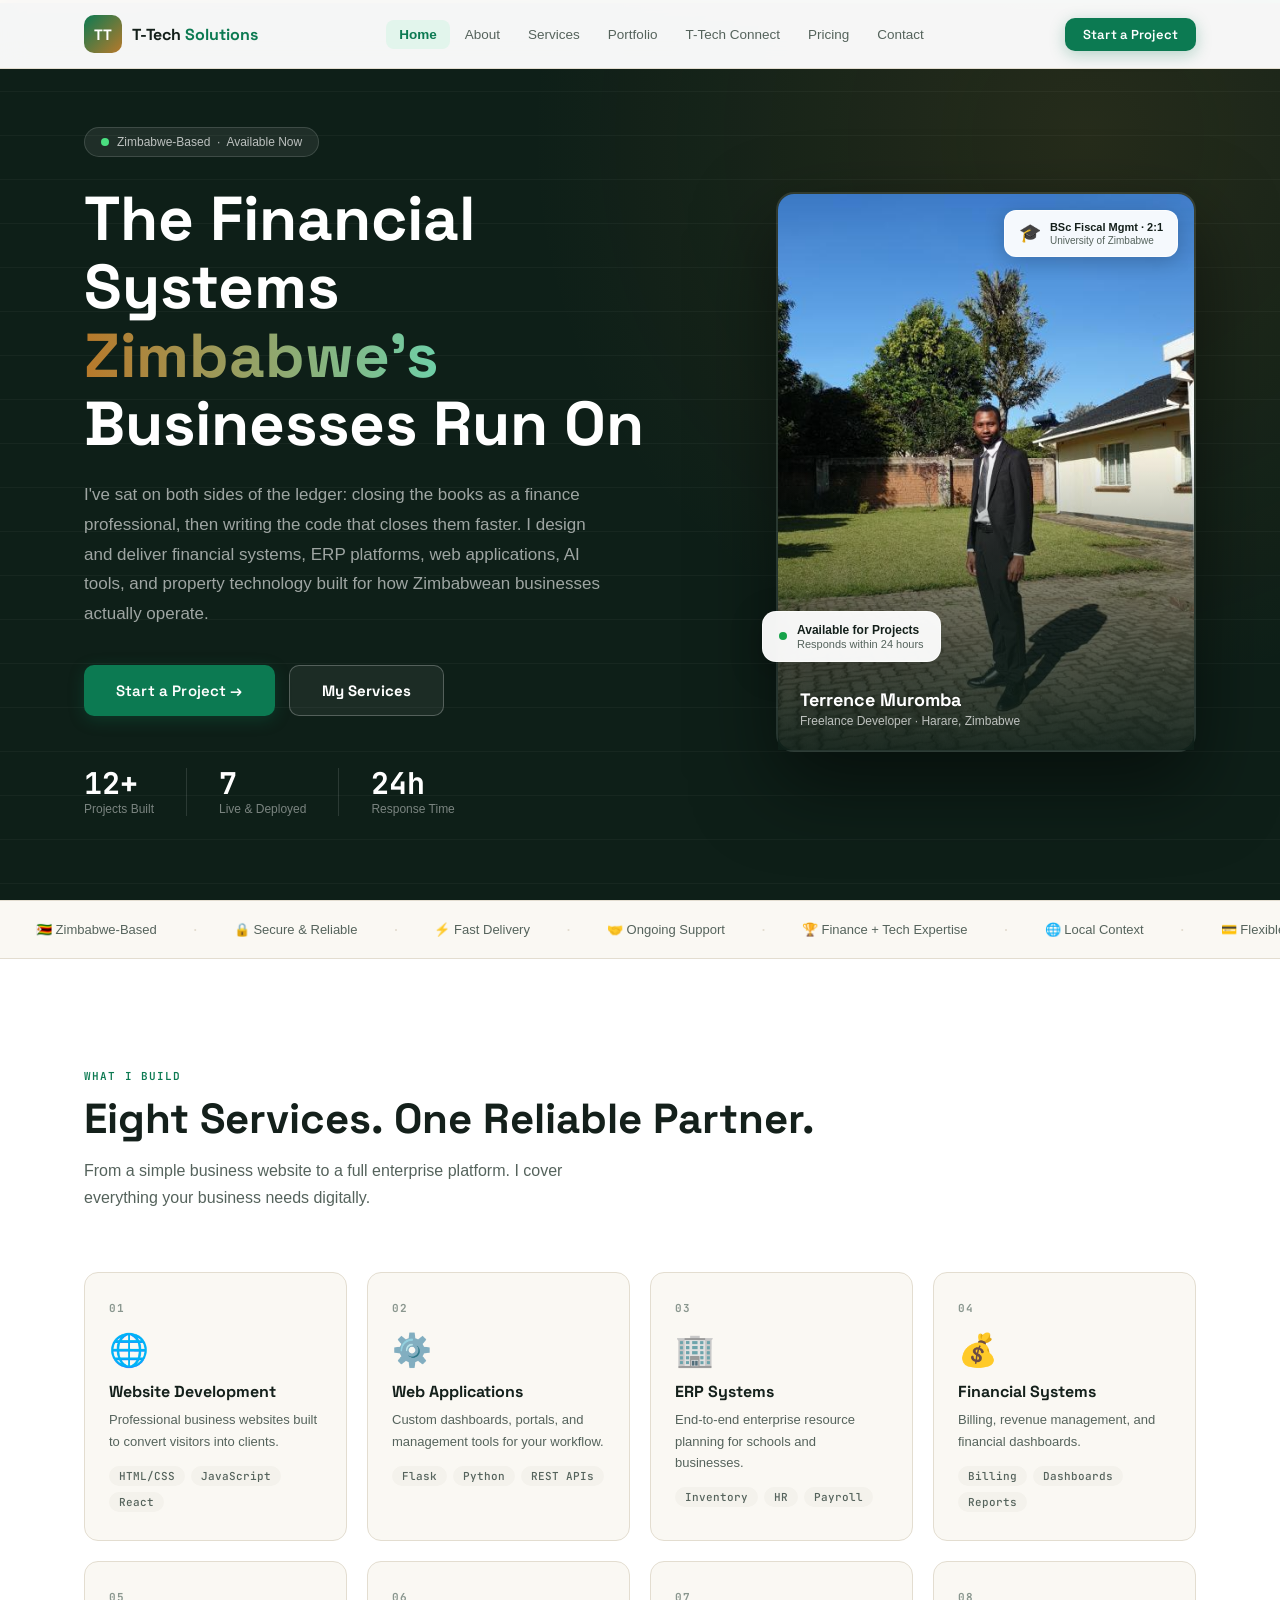
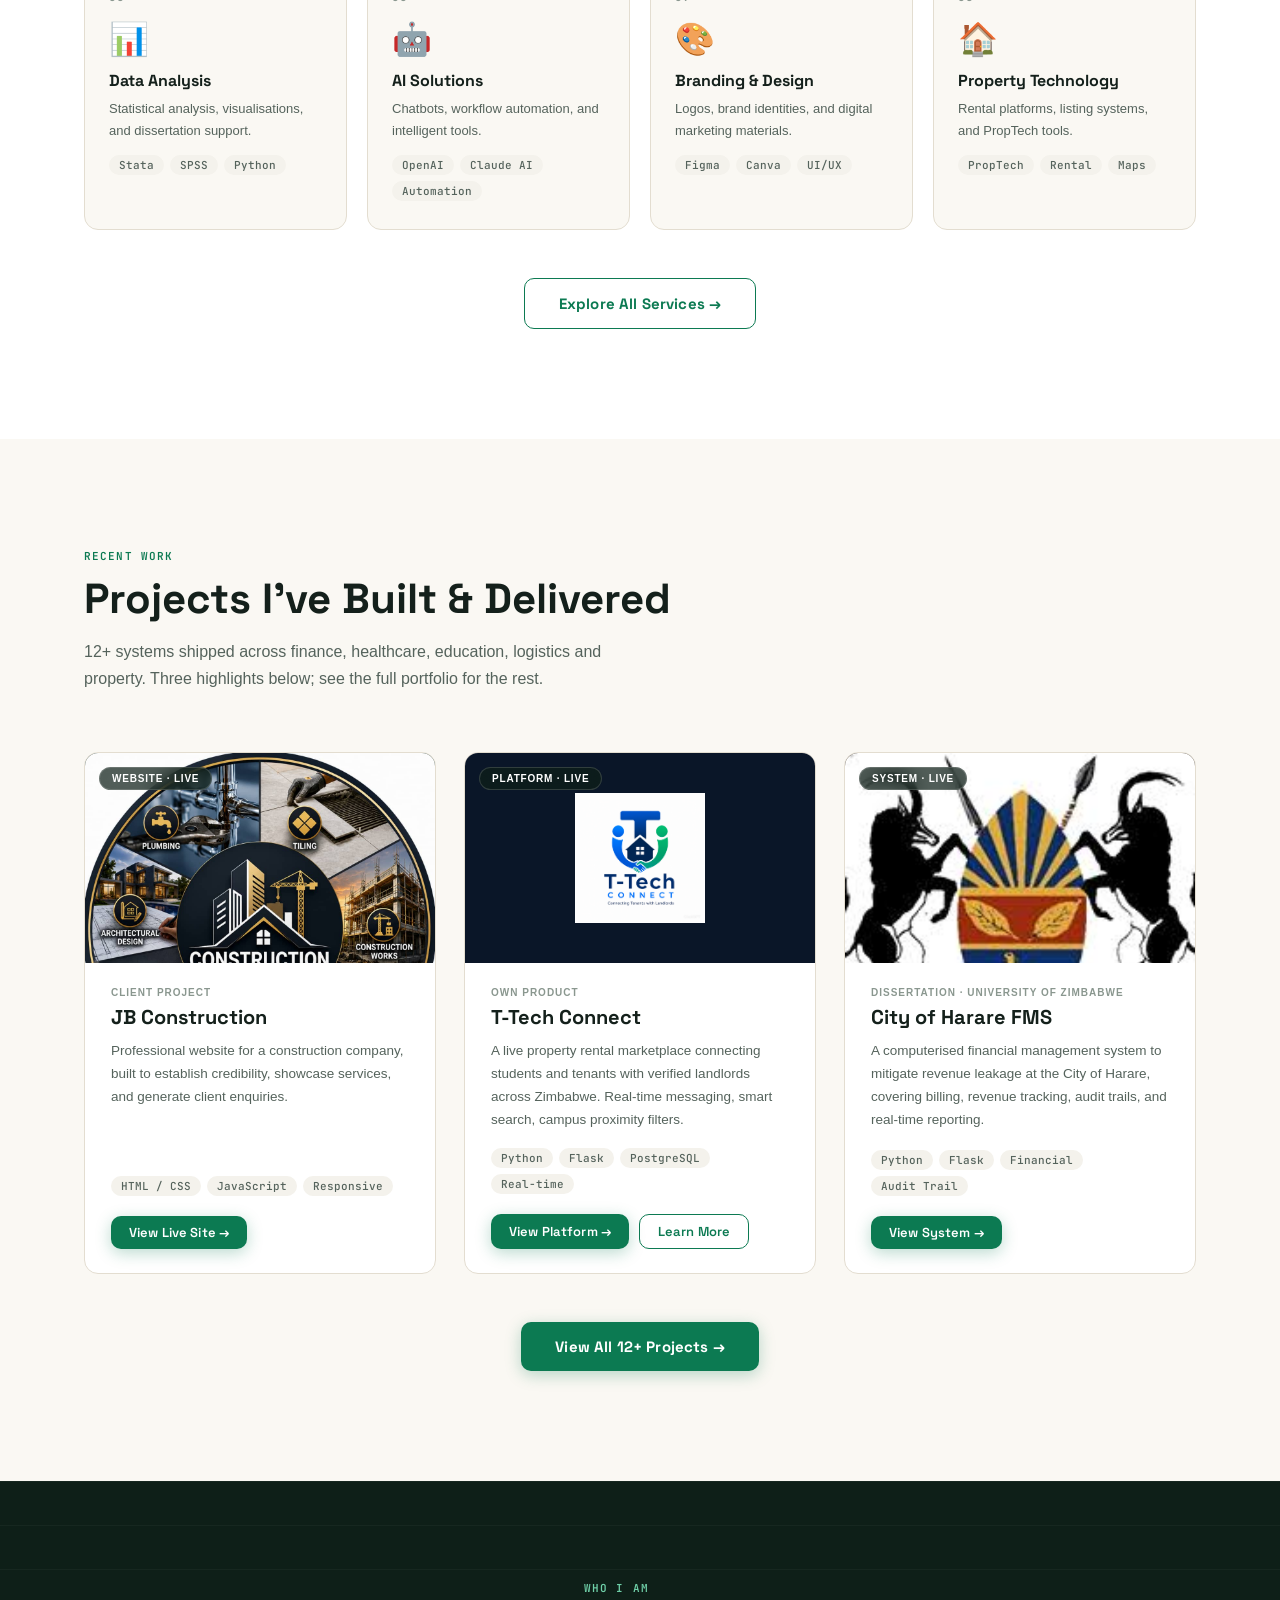
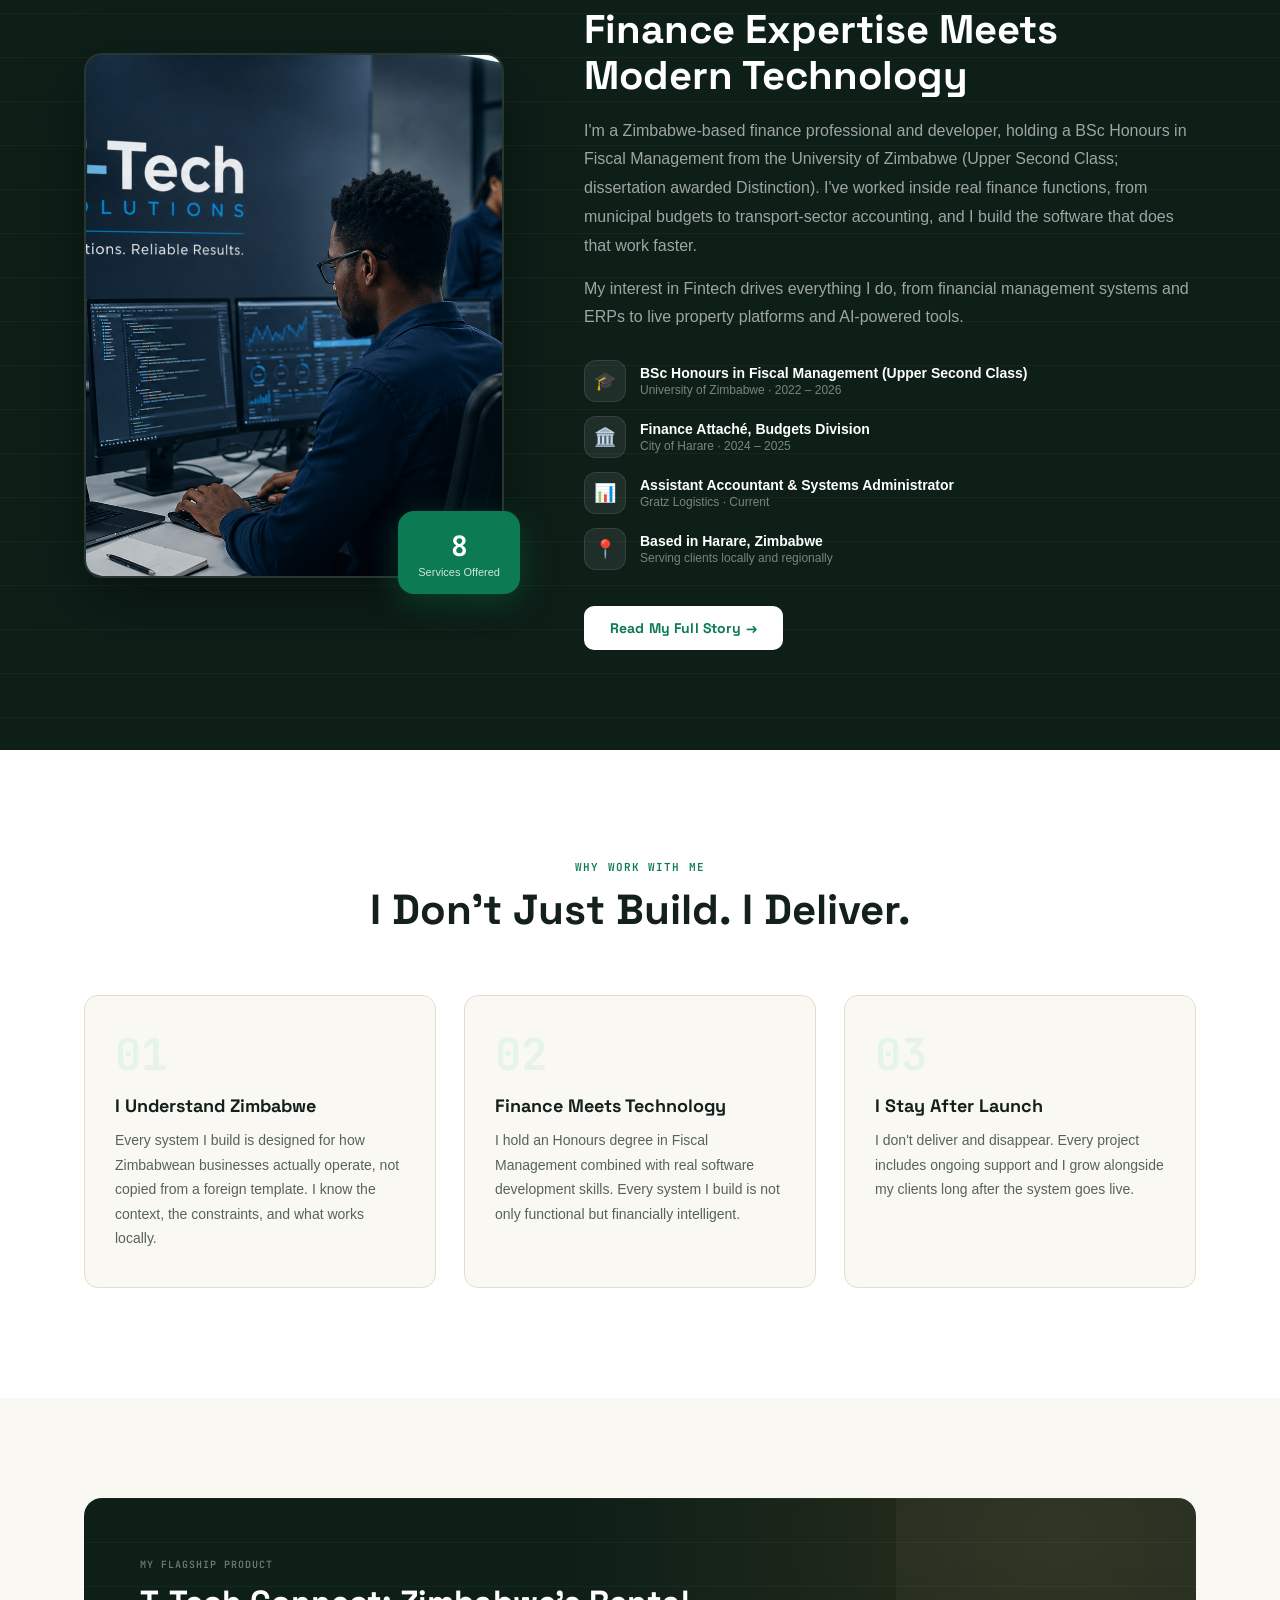
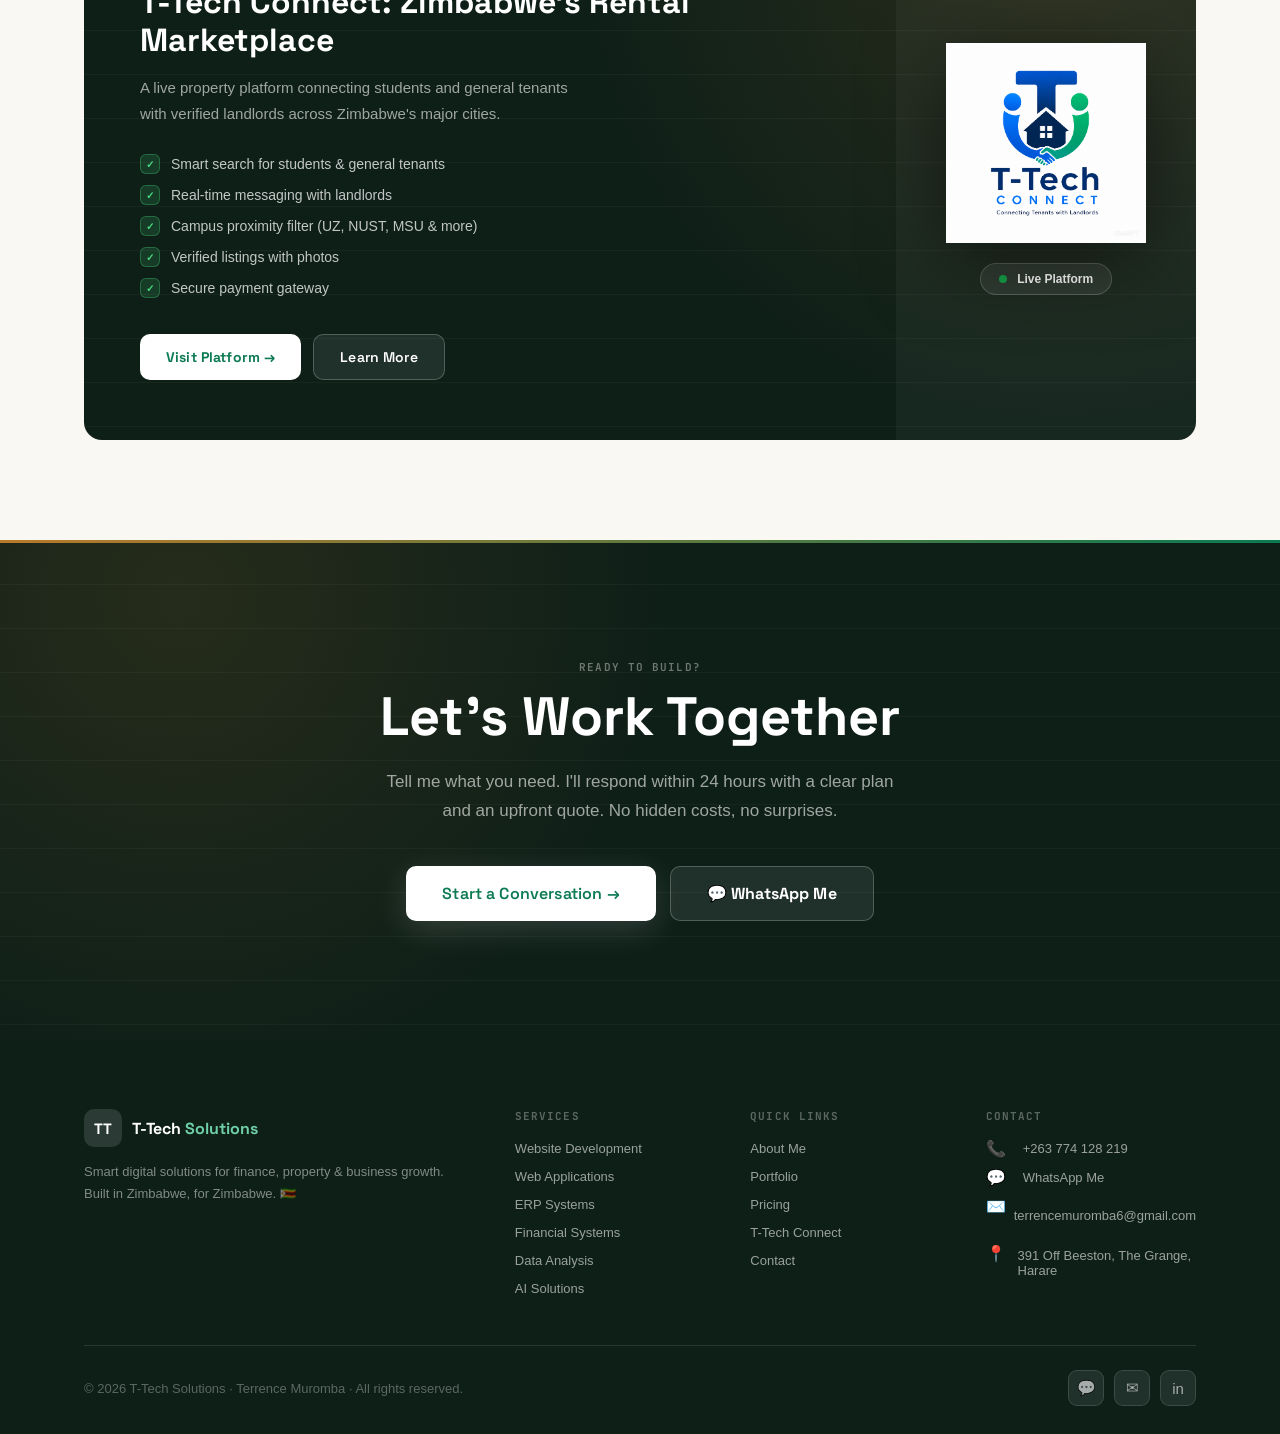
<file: index.html>
<!DOCTYPE html>
<html lang="en">
<head>
  <meta charset="UTF-8"/>
  <meta name="viewport" content="width=device-width, initial-scale=1.0"/>
  <title>T-Tech Solutions | Web Developer &amp; Digital Systems | Harare, Zimbabwe</title>
  <meta name="description" content="Terrence Muromba, a Zimbabwe-based freelance developer offering website development, web apps, ERP systems, financial systems, data analysis and AI solutions. Based in Harare. Fast delivery, transparent pricing."/>
  <meta name="keywords" content="web developer Zimbabwe, website development Harare, freelance developer Zimbabwe, ERP system Zimbabwe, financial system Zimbabwe, web application Harare, data analysis Zimbabwe, AI solutions Zimbabwe, property technology Zimbabwe, T-Tech Solutions, Terrence Muromba"/>
  <meta name="author" content="Terrence Muromba, T-Tech Solutions"/>
  <meta name="robots" content="index, follow"/>
  <meta name="google-site-verification" content="_-a3iwbuSrS0n_5PtdQEDmLfazkn39o003lxUBIlpZA"/>
  <meta name="geo.region" content="ZW-HA"/>
  <meta name="geo.placename" content="Harare, Zimbabwe"/>
  <meta property="og:title" content="T-Tech Solutions | Web Developer &amp; Digital Systems | Harare, Zimbabwe"/>
  <meta property="og:description" content="Freelance developer offering website development, ERP systems, financial systems, AI tools and more. Based in Harare, Zimbabwe. Fast delivery and transparent pricing."/>
  <meta property="og:type" content="website"/>
  <meta property="og:url" content="https://t-techsolutions.co.zw/"/>
  <meta property="og:image" content="https://t-techsolutions.co.zw/images/me.jpg"/>
  <meta name="twitter:card" content="summary_large_image"/>
  <meta name="twitter:title" content="T-Tech Solutions | Web Developer | Harare, Zimbabwe"/>
  <meta name="twitter:description" content="Freelance developer offering website development, ERP systems, financial systems, AI tools and more. Based in Harare, Zimbabwe."/>
  <link rel="canonical" href="https://t-techsolutions.co.zw/"/>
  <link rel="preconnect" href="https://fonts.googleapis.com"/>
  <link href="https://fonts.googleapis.com/css2?family=Space+Grotesk:wght@400;500;600;700&family=JetBrains+Mono:wght@400;500;600;700&display=swap" rel="stylesheet"/>
  <link rel="stylesheet" href="styles.css"/>
  <script type="application/ld+json">
  {
    "@context": "https://schema.org",
    "@graph": [
      {
        "@type": "Person",
        "@id": "https://t-techsolutions.co.zw/#person",
        "name": "Terrence Muromba",
        "jobTitle": "Freelance Web Developer & Digital Systems Specialist",
        "description": "Zimbabwe-based freelance developer with an Honours degree in Fiscal Management from the University of Zimbabwe, building web applications, financial systems, ERP platforms and AI tools.",
        "url": "https://t-techsolutions.co.zw",
        "email": "terrencemuromba6@gmail.com",
        "telephone": "+263774128219",
        "image": "https://t-techsolutions.co.zw/images/me.jpg",
        "address": {
          "@type": "PostalAddress",
          "streetAddress": "391 Off Beeston, The Grange",
          "addressLocality": "Harare",
          "addressCountry": "ZW"
        },
        "sameAs": [
          "https://wa.me/263774128219",
          "https://www.linkedin.com/in/terrence-muromba-80483b241"
        ],
        "knowsAbout": ["Web Development","ERP Systems","Financial Systems","Data Analysis","AI Solutions","Property Technology","Fintech","Fiscal Management"]
      },
      {
        "@type": "LocalBusiness",
        "@id": "https://t-techsolutions.co.zw/#business",
        "name": "T-Tech Solutions",
        "description": "Professional digital services in Zimbabwe: website development, web applications, ERP systems, financial systems, data analysis, AI solutions, branding and property technology.",
        "url": "https://t-techsolutions.co.zw",
        "logo": "https://t-techsolutions.co.zw/images/me.jpg",
        "image": "https://t-techsolutions.co.zw/images/me.jpg",
        "email": "terrencemuromba6@gmail.com",
        "telephone": "+263774128219",
        "founder": { "@id": "https://t-techsolutions.co.zw/#person" },
        "address": {
          "@type": "PostalAddress",
          "streetAddress": "391 Off Beeston, The Grange",
          "addressLocality": "Harare",
          "addressRegion": "Harare",
          "addressCountry": "ZW"
        },
        "geo": { "@type": "GeoCoordinates", "latitude": "-17.8252", "longitude": "31.0335" },
        "openingHours": "Mo-Sa 08:00-18:00",
        "priceRange": "$50 - $1000+",
        "currenciesAccepted": "USD, ZWL",
        "paymentAccepted": "Cash, Bank Transfer, EcoCash, ZIPIT",
        "areaServed": { "@type": "Country", "name": "Zimbabwe" },
        "hasOfferCatalog": {
          "@type": "OfferCatalog",
          "name": "Digital Services",
          "itemListElement": [
            { "@type": "Offer", "itemOffered": { "@type": "Service", "name": "Website Development", "description": "Professional business websites built to convert visitors into clients." } },
            { "@type": "Offer", "itemOffered": { "@type": "Service", "name": "Web Applications", "description": "Custom dashboards, portals and management systems." } },
            { "@type": "Offer", "itemOffered": { "@type": "Service", "name": "ERP Systems", "description": "End-to-end enterprise resource planning for schools and businesses." } },
            { "@type": "Offer", "itemOffered": { "@type": "Service", "name": "Financial Systems", "description": "Billing, revenue management and financial dashboards." } },
            { "@type": "Offer", "itemOffered": { "@type": "Service", "name": "Data Analysis", "description": "Statistical analysis, visualisations and dissertation support." } },
            { "@type": "Offer", "itemOffered": { "@type": "Service", "name": "AI Solutions", "description": "Chatbots, workflow automation and intelligent business tools." } }
          ]
        }
      },
      {
        "@type": "WebSite",
        "@id": "https://t-techsolutions.co.zw/#website",
        "url": "https://t-techsolutions.co.zw",
        "name": "T-Tech Solutions",
        "description": "Digital solutions for Zimbabwe's businesses",
        "publisher": { "@id": "https://t-techsolutions.co.zw/#business" }
      }
    ]
  }
  </script>
  <style>
    /* HERO */
    .hero {
      min-height: 100vh;
      background: var(--ink);
      background-image:
        repeating-linear-gradient(180deg, rgba(255,255,255,.035) 0px, rgba(255,255,255,.035) 1px, transparent 1px, transparent 44px),
        radial-gradient(circle at 85% 15%, rgba(184,121,42,.14), transparent 42%);
      display: flex; align-items: center;
      position: relative; overflow: hidden;
      padding: 120px 0 80px;
      border-top: 3px solid transparent;
      border-image: linear-gradient(90deg, var(--accent), var(--primary)) 1;
    }
    .hero-grid { display:grid; grid-template-columns:1fr 420px; gap:72px; align-items:center; position:relative; z-index:1; }
    @media(max-width:1000px){ .hero-grid{ grid-template-columns:1fr; } .hero-photo-col{ display:none; } }
    .hero-badge { display:inline-flex; align-items:center; gap:8px; background:rgba(255,255,255,.07); border:1px solid rgba(255,255,255,.14); border-radius:99px; padding:7px 16px; margin-bottom:28px; font-size:12px; font-weight:500; color:rgba(255,255,255,.7); }
    .hero-badge .pulse-dot { background:#4ade80; }
    .hero h1 { font-family:'Space Grotesk',sans-serif; font-size:clamp(36px,5vw,62px); font-weight:700; line-height:1.1; color:#fff; margin-bottom:22px; }
    .hero h1 .grad { background:linear-gradient(90deg,var(--accent),#6fcfa8); -webkit-background-clip:text; -webkit-text-fill-color:transparent; background-clip:text; }
    .hero-lead { font-size:17px; line-height:1.75; color:rgba(255,255,255,.6); max-width:520px; margin-bottom:36px; }
    .hero-actions { display:flex; gap:14px; flex-wrap:wrap; margin-bottom:52px; }
    .hero-actions .btn-primary { padding:15px 32px; font-size:15px; font-weight:600; }
    .hero-actions .btn-outline { border-color:rgba(255,255,255,.25); color:#fff; background:rgba(255,255,255,.06); padding:15px 32px; font-size:15px; }
    .hero-actions .btn-outline:hover { background:rgba(255,255,255,.12); border-color:rgba(255,255,255,.4); }
    .hero-stats { display:flex; gap:0; }
    .h-stat { padding-right:32px; margin-right:32px; border-right:1px solid rgba(255,255,255,.12); }
    .h-stat:last-child { border-right:none; }
    .h-stat-num { font-family:'JetBrains Mono',monospace; font-size:30px; font-weight:700; color:#fff; line-height:1; }
    .h-stat-lbl { font-size:12px; color:rgba(255,255,255,.45); margin-top:4px; }
    .hero-photo-col { position:relative; }
    .hero-photo-frame { border-radius:var(--radius-xl); overflow:visible; border:2px solid rgba(255,255,255,.1); box-shadow:0 32px 80px rgba(0,0,0,.5); aspect-ratio:3/4; position:relative; }
    .hero-photo-frame img { border-radius:16px; }
    .hero-photo-frame img { width:100%; height:100%; object-fit:cover; object-position:top; display:block; }
    .hero-photo-frame::after { content:''; position:absolute; bottom:0; left:0; right:0; height:55%; background:linear-gradient(to top,rgba(14,31,24,.92) 0%,rgba(14,31,24,.5) 50%,transparent 100%); pointer-events:none; }
    .hero-photo-info { position:absolute; bottom:22px; left:22px; right:22px; z-index:2; }
    .hero-photo-name { font-family:'Space Grotesk',sans-serif; font-size:18px; font-weight:700; color:#fff; text-shadow:0 2px 8px rgba(0,0,0,.5); }
    .hero-photo-role { font-size:12px; color:rgba(255,255,255,.7); margin-top:3px; }
    .float-badge { position:absolute; background:rgba(255,255,255,.95); backdrop-filter:blur(12px); border-radius:14px; box-shadow:0 8px 32px rgba(0,0,0,.25); padding:11px 16px; display:flex; align-items:center; gap:10px; border:1px solid rgba(255,255,255,.6); }
    .fb-top { top:24px; right:-14px; }
    .fb-bot { bottom:90px; left:-14px; }
    .fb-icon { font-size:20px; }
    .fb-title { font-size:12px; font-weight:700; color:var(--text); }
    .fb-sub { font-size:11px; color:var(--text-sec); margin-top:1px; }

    /* TRUST BAR */
    .trust-bar { background:var(--bg-soft); border-top:1px solid var(--border); border-bottom:1px solid var(--border); padding:0; overflow:hidden; }
    .trust-track { display:flex; gap:0; align-items:center; animation:marquee 28s linear infinite; white-space:nowrap; padding:18px 0; }
    @keyframes marquee { from{transform:translateX(0);} to{transform:translateX(-50%);} }
    .trust-item { display:flex; align-items:center; gap:8px; font-size:13px; font-weight:500; color:var(--text-sec); padding:0 36px; flex-shrink:0; }
    .trust-sep { color:var(--border); font-size:18px; flex-shrink:0; }

    /* SERVICES */
    .services-section { padding:110px 0; background:#fff; }
    .section-header { margin-bottom:60px; }
    .section-header h2 { font-size:clamp(28px,4vw,42px); margin-bottom:14px; }
    .section-lead { font-size:16px; color:var(--text-sec); max-width:520px; margin-top:10px; line-height:1.7; }
    .services-grid { display:grid; grid-template-columns:repeat(4,1fr); gap:20px; }
    @media(max-width:900px){ .services-grid{ grid-template-columns:repeat(2,1fr); } }
    @media(max-width:520px){ .services-grid{ grid-template-columns:1fr; } }
    .svc-card { background:var(--bg-soft); border:1px solid var(--border); border-radius:var(--radius-lg); padding:28px 24px; transition:all .3s; position:relative; overflow:hidden; cursor:default; }
    .svc-card::before { content:''; position:absolute; top:0; left:0; right:0; height:3px; border-radius:3px 3px 0 0; transform:scaleX(0); transform-origin:left; transition:transform .3s; }
    .svc-card[data-color="blue"]::before   { background:linear-gradient(90deg,var(--primary),var(--primary-dark)); }
    .svc-card[data-color="purple"]::before { background:linear-gradient(90deg,var(--accent),var(--primary)); }
    .svc-card[data-color="green"]::before  { background:linear-gradient(90deg,var(--green),var(--primary)); }
    .svc-card[data-color="orange"]::before { background:linear-gradient(90deg,var(--accent),#d99b4e); }
    .svc-card:hover { background:#fff; box-shadow:0 12px 48px rgba(14,31,24,.08); transform:translateY(-5px); border-color:transparent; }
    .svc-card:hover::before { transform:scaleX(1); }
    .svc-num { font-family:'JetBrains Mono',monospace; font-size:11px; font-weight:700; letter-spacing:.1em; color:var(--text-muted); margin-bottom:16px; }
    .svc-icon { font-size:32px; margin-bottom:14px; }
    .svc-card h3 { font-size:16px; font-weight:700; margin-bottom:8px; color:var(--text); font-family:'Space Grotesk',sans-serif; }
    .svc-card p { font-size:13px; color:var(--text-sec); line-height:1.65; margin-bottom:14px; }
    .svc-tags { display:flex; flex-wrap:wrap; gap:6px; }
    .svc-tags span { font-size:11px; background:var(--bg); color:var(--text-sec); border-radius:99px; padding:3px 10px; font-weight:500; font-family:'JetBrains Mono',monospace; }

    /* PORTFOLIO */
    .portfolio-section { padding:110px 0; background:var(--bg-soft); }
    .portfolio-grid { display:grid; grid-template-columns:repeat(3,1fr); gap:28px; }
    @media(max-width:900px){ .portfolio-grid{ grid-template-columns:1fr; } }
    .proj-card { background:#fff; border-radius:var(--radius-lg); border:1px solid var(--border); overflow:hidden; transition:all .3s; display:flex; flex-direction:column; }
    .proj-card:hover { box-shadow:0 20px 64px rgba(14,31,24,.1); transform:translateY(-6px); border-color:transparent; }
    .proj-image { height:210px; position:relative; overflow:hidden; }
    .proj-image img { width:100%; height:100%; object-fit:cover; object-position:top; display:block; transition:transform .5s ease; }
    .proj-card:hover .proj-image img { transform:scale(1.06); }
    .proj-label { position:absolute; top:14px; left:14px; background:rgba(14,31,24,.72); backdrop-filter:blur(8px); color:#fff; font-size:10px; font-weight:700; letter-spacing:.08em; text-transform:uppercase; padding:5px 12px; border-radius:99px; border:1px solid rgba(255,255,255,.15); }
    .proj-body { padding:24px 26px; flex:1; display:flex; flex-direction:column; }
    .proj-client { font-size:10px; font-weight:700; letter-spacing:.1em; text-transform:uppercase; color:var(--text-muted); margin-bottom:6px; }
    .proj-name { font-family:'Space Grotesk',sans-serif; font-size:20px; font-weight:700; color:var(--text); margin-bottom:10px; }
    .proj-desc { font-size:13.5px; color:var(--text-sec); line-height:1.7; flex:1; margin-bottom:16px; }
    .proj-tags { display:flex; flex-wrap:wrap; gap:6px; margin-bottom:20px; }
    .proj-tags span { font-size:11px; background:var(--bg); color:var(--text-sec); border-radius:99px; padding:3px 10px; font-weight:500; font-family:'JetBrains Mono',monospace; }
    .proj-links { display:flex; gap:10px; margin-top:auto; }

    /* ABOUT STRIP */
    .about-strip {
      padding:100px 0; background:var(--ink);
      background-image: repeating-linear-gradient(180deg, rgba(255,255,255,.035) 0px, rgba(255,255,255,.035) 1px, transparent 1px, transparent 44px);
    }
    .about-strip-grid { display:grid; grid-template-columns:420px 1fr; gap:80px; align-items:center; }
    @media(max-width:900px){ .about-strip-grid{ grid-template-columns:1fr; } .about-strip-photo{ display:none; } }
    .asp-frame { border-radius:var(--radius-xl); overflow:hidden; border:2px solid rgba(255,255,255,.1); box-shadow:0 24px 64px rgba(0,0,0,.4); aspect-ratio:4/5; }
    .asp-frame img { width:100%; height:100%; object-fit:cover; object-position:top; display:block; }
    .asp-badge { position:absolute; bottom:-16px; right:-16px; background:var(--primary); border-radius:16px; padding:16px 20px; color:#fff; text-align:center; box-shadow:0 8px 32px rgba(12,122,82,.4); }
    .asp-badge-num { font-family:'JetBrains Mono',monospace; font-size:28px; font-weight:700; }
    .asp-badge-lbl { font-size:11px; opacity:.8; margin-top:2px; }
    .about-strip-photo { position:relative; }
    .about-strip-content .eyebrow { color:#6fcfa8; }
    .about-strip-content h2 { color:#fff; margin-bottom:18px; }
    .about-strip-content p { color:rgba(255,255,255,.6); line-height:1.8; margin-bottom:14px; }
    .cred-list { display:flex; flex-direction:column; gap:14px; margin:28px 0 36px; }
    .cred-item { display:flex; align-items:center; gap:14px; }
    .cred-icon { width:42px; height:42px; border-radius:12px; flex-shrink:0; display:flex; align-items:center; justify-content:center; font-size:18px; background:rgba(255,255,255,.07); border:1px solid rgba(255,255,255,.1); }
    .cred-title { font-size:14px; font-weight:600; color:#fff; }
    .cred-sub { font-size:12px; color:rgba(255,255,255,.45); margin-top:2px; }

    /* WHY */
    .why-section { padding:110px 0; background:#fff; }
    .why-grid { display:grid; grid-template-columns:repeat(3,1fr); gap:28px; }
    @media(max-width:768px){ .why-grid{ grid-template-columns:1fr; } }
    .why-card { background:var(--bg-soft); border-radius:var(--radius-lg); padding:36px 30px; border:1px solid var(--border); transition:all .3s; }
    .why-card:hover { background:#fff; box-shadow:0 16px 56px rgba(14,31,24,.08); transform:translateY(-4px); border-color:transparent; }
    .why-num { font-family:'JetBrains Mono',monospace; font-size:44px; font-weight:700; line-height:1; margin-bottom:20px; background:linear-gradient(135deg,var(--primary-light),var(--accent-light)); -webkit-background-clip:text; -webkit-text-fill-color:transparent; background-clip:text; }
    .why-card h3 { font-size:18px; font-weight:700; margin-bottom:12px; color:var(--text); font-family:'Space Grotesk',sans-serif; }
    .why-card p { font-size:14px; color:var(--text-sec); line-height:1.75; }

    /* FLAGSHIP */
    .flagship-section { padding:100px 0; background:var(--bg-soft); }
    .flagship-inner {
      background:var(--ink);
      background-image: repeating-linear-gradient(180deg, rgba(255,255,255,.035) 0px, rgba(255,255,255,.035) 1px, transparent 1px, transparent 44px), radial-gradient(circle at 88% 8%, rgba(184,121,42,.16), transparent 45%);
      border-radius:var(--radius-xl); overflow:hidden; position:relative;
    }
    .flagship-content { display:grid; grid-template-columns:1fr 300px; min-height:420px; position:relative; z-index:1; }
    @media(max-width:800px){ .flagship-content{ grid-template-columns:1fr; } .flagship-right{ display:none; } }
    .flagship-left { padding:60px 56px; }
    .flagship-title { font-family:'Space Grotesk',sans-serif; font-size:clamp(22px,3vw,32px); font-weight:700; color:#fff; margin:10px 0 16px; line-height:1.2; }
    .flagship-desc { font-size:15px; color:rgba(255,255,255,.6); line-height:1.7; margin-bottom:28px; max-width:440px; }
    .flagship-checklist { display:flex; flex-direction:column; gap:11px; margin-bottom:36px; }
    .flagship-checklist li { display:flex; align-items:center; gap:11px; font-size:14px; color:rgba(255,255,255,.75); }
    .flagship-checklist .ck { width:20px; height:20px; border-radius:6px; background:rgba(74,222,128,.15); border:1px solid rgba(74,222,128,.3); color:#4ade80; display:flex; align-items:center; justify-content:center; font-size:10px; font-weight:800; flex-shrink:0; }
    .flagship-actions { display:flex; gap:12px; flex-wrap:wrap; }
    .flagship-right { display:flex; flex-direction:column; align-items:center; justify-content:center; background:rgba(255,255,255,.04); padding:48px 32px; gap:20px; }
    .flagship-logo { max-width:200px; filter:drop-shadow(0 16px 40px rgba(0,0,0,.5)); }
    .live-badge { display:inline-flex; align-items:center; gap:7px; background:rgba(255,255,255,.08); border:1px solid rgba(255,255,255,.18); border-radius:99px; padding:8px 18px; font-size:12px; font-weight:600; color:#fff; }

    /* CTA */
    .cta-section { padding:120px 0; }
    .cta-inner { position:relative; z-index:1; }
    .cta-section h2 { font-size:clamp(32px,5vw,54px); color:#fff; margin-bottom:18px; }
    .cta-section p { font-size:17px; color:rgba(255,255,255,.6); max-width:520px; margin:0 auto 40px; line-height:1.75; }
    .cta-buttons { display:flex; gap:14px; justify-content:center; flex-wrap:wrap; }
    .cta-section .btn-white { padding:16px 36px; font-size:16px; font-weight:600; box-shadow:0 8px 32px rgba(255,255,255,.15); }
    .cta-section .btn-ghost { padding:16px 36px; font-size:16px; }
  </style>
</head>
<body>

<!-- NAV -->
<nav>
  <div class="container">
    <div class="nav-inner">
      <a href="index.html" class="nav-logo">
        <div class="logo-mark">TT</div>
        <span class="logo-name">T-Tech <span>Solutions</span></span>
      </a>
      <div class="nav-links">
        <a href="index.html" class="active">Home</a>
        <a href="about.html">About</a>
        <a href="services.html">Services</a>
        <a href="portfolio.html">Portfolio</a>
        <a href="connect.html">T-Tech Connect</a>
        <a href="pricing.html">Pricing</a>
        <a href="contact.html">Contact</a>
      </div>
      <div class="nav-cta">
        <a href="contact.html" class="btn btn-primary btn-sm">Start a Project</a>
      </div>
      <button class="hamburger" aria-label="Open menu" aria-expanded="false">
        <svg width="22" height="22" viewBox="0 0 24 24" fill="none" stroke="#374151" stroke-width="2">
          <line x1="3" y1="6" x2="21" y2="6"/><line x1="3" y1="12" x2="21" y2="12"/><line x1="3" y1="18" x2="21" y2="18"/>
        </svg>
      </button>
    </div>
  </div>
</nav>
<div class="mobile-menu">
  <a href="index.html" class="active">Home</a>
  <a href="about.html">About</a>
  <a href="services.html">Services</a>
  <a href="portfolio.html">Portfolio</a>
  <a href="connect.html">T-Tech Connect</a>
  <a href="pricing.html">Pricing</a>
  <a href="contact.html">Contact</a>
  <a href="contact.html" class="btn btn-primary btn-full" style="margin-top:20px;">Start a Project →</a>
</div>

<!-- HERO -->
<section class="hero">
  <div class="container">
    <div class="hero-grid">
      <div class="reveal">
        <div class="hero-badge">
          <span class="pulse-dot"></span>
          Zimbabwe-Based &nbsp;·&nbsp; Available Now
        </div>
        <h1>The Financial Systems <span class="grad">Zimbabwe's</span> Businesses Run On</h1>
        <p class="hero-lead">I've sat on both sides of the ledger: closing the books as a finance professional, then writing the code that closes them faster. I design and deliver financial systems, ERP platforms, web applications, AI tools, and property technology built for how Zimbabwean businesses actually operate.</p>
        <div class="hero-actions">
          <a href="contact.html" class="btn btn-primary btn-lg">Start a Project →</a>
          <a href="services.html" class="btn btn-outline btn-lg">My Services</a>
        </div>
        <div class="hero-stats">
          <div class="h-stat"><div class="h-stat-num">12+</div><div class="h-stat-lbl">Projects Built</div></div>
          <div class="h-stat"><div class="h-stat-num">7</div><div class="h-stat-lbl">Live &amp; Deployed</div></div>
          <div class="h-stat"><div class="h-stat-num">24h</div><div class="h-stat-lbl">Response Time</div></div>
        </div>
      </div>
      <div class="hero-photo-col reveal s1">
        <div class="hero-photo-frame">
          <img src="images/me.jpg" alt="Terrence Muromba, T-Tech Solutions"/>
          <!-- Badge on top of image -->
          <div style="position:absolute;top:16px;right:16px;z-index:10;background:rgba(255,255,255,.95);backdrop-filter:blur(12px);border-radius:12px;padding:10px 14px;display:flex;align-items:center;gap:9px;box-shadow:0 4px 20px rgba(0,0,0,.2);border:1px solid rgba(255,255,255,.7);">
            <span style="font-size:18px;">🎓</span>
            <div>
              <div style="font-size:11px;font-weight:700;color:var(--text);white-space:nowrap;">BSc Fiscal Mgmt · 2:1</div>
              <div style="font-size:10px;color:var(--text-sec);margin-top:2px;">University of Zimbabwe</div>
            </div>
          </div>
          <div class="hero-photo-info">
            <div class="hero-photo-name">Terrence Muromba</div>
            <div class="hero-photo-role">Freelance Developer · Harare, Zimbabwe</div>
          </div>
        </div>
        <div class="float-badge fb-bot">
          <span class="pulse-dot"></span>
          <div><div class="fb-title">Available for Projects</div><div class="fb-sub">Responds within 24 hours</div></div>
        </div>
      </div>
    </div>
  </div>
</section>

<!-- TRUST BAR -->
<div class="trust-bar">
  <div class="trust-track">
    <div class="trust-item">🇿🇼 Zimbabwe-Based</div><div class="trust-sep">·</div>
    <div class="trust-item">🔒 Secure &amp; Reliable</div><div class="trust-sep">·</div>
    <div class="trust-item">⚡ Fast Delivery</div><div class="trust-sep">·</div>
    <div class="trust-item">🤝 Ongoing Support</div><div class="trust-sep">·</div>
    <div class="trust-item">🏆 Finance + Tech Expertise</div><div class="trust-sep">·</div>
    <div class="trust-item">🌐 Local Context</div><div class="trust-sep">·</div>
    <div class="trust-item">💳 Flexible Payment</div><div class="trust-sep">·</div>
    <div class="trust-item">🇿🇼 Zimbabwe-Based</div><div class="trust-sep">·</div>
    <div class="trust-item">🔒 Secure &amp; Reliable</div><div class="trust-sep">·</div>
    <div class="trust-item">⚡ Fast Delivery</div><div class="trust-sep">·</div>
    <div class="trust-item">🤝 Ongoing Support</div><div class="trust-sep">·</div>
    <div class="trust-item">🏆 Finance + Tech Expertise</div><div class="trust-sep">·</div>
    <div class="trust-item">🌐 Local Context</div><div class="trust-sep">·</div>
    <div class="trust-item">💳 Flexible Payment</div><div class="trust-sep">·</div>
  </div>
</div>

<!-- SERVICES -->
<section class="services-section">
  <div class="container">
    <div class="section-header reveal">
      <span class="eyebrow">What I Build</span>
      <h2>Eight Services. One Reliable Partner.</h2>
      <p class="section-lead">From a simple business website to a full enterprise platform. I cover everything your business needs digitally.</p>
    </div>
    <div class="services-grid">
      <div class="svc-card reveal" data-color="blue"><div class="svc-num">01</div><div class="svc-icon">🌐</div><h3>Website Development</h3><p>Professional business websites built to convert visitors into clients.</p><div class="svc-tags"><span>HTML/CSS</span><span>JavaScript</span><span>React</span></div></div>
      <div class="svc-card reveal s1" data-color="purple"><div class="svc-num">02</div><div class="svc-icon">⚙️</div><h3>Web Applications</h3><p>Custom dashboards, portals, and management tools for your workflow.</p><div class="svc-tags"><span>Flask</span><span>Python</span><span>REST APIs</span></div></div>
      <div class="svc-card reveal s2" data-color="green"><div class="svc-num">03</div><div class="svc-icon">🏢</div><h3>ERP Systems</h3><p>End-to-end enterprise resource planning for schools and businesses.</p><div class="svc-tags"><span>Inventory</span><span>HR</span><span>Payroll</span></div></div>
      <div class="svc-card reveal s3" data-color="orange"><div class="svc-num">04</div><div class="svc-icon">💰</div><h3>Financial Systems</h3><p>Billing, revenue management, and financial dashboards.</p><div class="svc-tags"><span>Billing</span><span>Dashboards</span><span>Reports</span></div></div>
      <div class="svc-card reveal" data-color="orange"><div class="svc-num">05</div><div class="svc-icon">📊</div><h3>Data Analysis</h3><p>Statistical analysis, visualisations, and dissertation support.</p><div class="svc-tags"><span>Stata</span><span>SPSS</span><span>Python</span></div></div>
      <div class="svc-card reveal s1" data-color="blue"><div class="svc-num">06</div><div class="svc-icon">🤖</div><h3>AI Solutions</h3><p>Chatbots, workflow automation, and intelligent tools.</p><div class="svc-tags"><span>OpenAI</span><span>Claude AI</span><span>Automation</span></div></div>
      <div class="svc-card reveal s2" data-color="purple"><div class="svc-num">07</div><div class="svc-icon">🎨</div><h3>Branding &amp; Design</h3><p>Logos, brand identities, and digital marketing materials.</p><div class="svc-tags"><span>Figma</span><span>Canva</span><span>UI/UX</span></div></div>
      <div class="svc-card reveal s3" data-color="green"><div class="svc-num">08</div><div class="svc-icon">🏠</div><h3>Property Technology</h3><p>Rental platforms, listing systems, and PropTech tools.</p><div class="svc-tags"><span>PropTech</span><span>Rental</span><span>Maps</span></div></div>
    </div>
    <div class="text-center" style="margin-top:48px;">
      <a href="services.html" class="btn btn-outline btn-lg">Explore All Services →</a>
    </div>
  </div>
</section>

<!-- PORTFOLIO -->
<section class="portfolio-section">
  <div class="container">
    <div class="section-header reveal">
      <span class="eyebrow">Recent Work</span>
      <h2>Projects I've Built &amp; Delivered</h2>
      <p class="section-lead">12+ systems shipped across finance, healthcare, education, logistics and property. Three highlights below; see the full portfolio for the rest.</p>
    </div>
    <div class="portfolio-grid">
      <div class="proj-card reveal">
        <div class="proj-image" style="background:#0d2416;">
          <img src="images/jb-construction.jpg" alt="JB Construction website"/>
          <div class="proj-label">Website · Live</div>
        </div>
        <div class="proj-body">
          <div class="proj-client">Client Project</div>
          <div class="proj-name">JB Construction</div>
          <p class="proj-desc">Professional website for a construction company, built to establish credibility, showcase services, and generate client enquiries.</p>
          <div class="proj-tags"><span>HTML / CSS</span><span>JavaScript</span><span>Responsive</span></div>
          <div class="proj-links">
            <a href="https://jb-constructions.onrender.com" target="_blank" rel="noopener" class="btn btn-primary btn-sm">View Live Site →</a>
          </div>
        </div>
      </div>
      <div class="proj-card reveal s1">
        <div class="proj-image" style="background:#0a1628;">
          <img src="images/logo.png" alt="T-Tech Connect" style="object-fit:contain;padding:40px;"/>
          <div class="proj-label">Platform · Live</div>
        </div>
        <div class="proj-body">
          <div class="proj-client">Own Product</div>
          <div class="proj-name">T-Tech Connect</div>
          <p class="proj-desc">A live property rental marketplace connecting students and tenants with verified landlords across Zimbabwe. Real-time messaging, smart search, campus proximity filters.</p>
          <div class="proj-tags"><span>Python</span><span>Flask</span><span>PostgreSQL</span><span>Real-time</span></div>
          <div class="proj-links">
            <a href="https://t-tech-connect1-1.onrender.com" target="_blank" rel="noopener" class="btn btn-primary btn-sm">View Platform →</a>
            <a href="connect.html" class="btn btn-outline btn-sm">Learn More</a>
          </div>
        </div>
      </div>
      <div class="proj-card reveal s2">
        <div class="proj-image" style="background:#1a0f00;">
          <img src="images/COH.png" alt="City of Harare Financial Management System"/>
          <div class="proj-label">System · Live</div>
        </div>
        <div class="proj-body">
          <div class="proj-client">Dissertation · University of Zimbabwe</div>
          <div class="proj-name">City of Harare FMS</div>
          <p class="proj-desc">A computerised financial management system to mitigate revenue leakage at the City of Harare, covering billing, revenue tracking, audit trails, and real-time reporting.</p>
          <div class="proj-tags"><span>Python</span><span>Flask</span><span>Financial</span><span>Audit Trail</span></div>
          <div class="proj-links">
            <a href="https://financial-management-system-7.onrender.com" target="_blank" rel="noopener" class="btn btn-primary btn-sm">View System →</a>
          </div>
        </div>
      </div>
    </div>
    <div class="text-center" style="margin-top:48px;">
      <a href="portfolio.html" class="btn btn-primary btn-lg">View All 12+ Projects →</a>
    </div>
  </div>
</section>

<!-- ABOUT STRIP -->
<section class="about-strip">
  <div class="container">
    <div class="about-strip-grid">
      <div class="about-strip-photo reveal">
        <div class="asp-frame"><img src="images/pic2.png" alt="Terrence Muromba"/></div>
        <div class="asp-badge"><div class="asp-badge-num">8</div><div class="asp-badge-lbl">Services Offered</div></div>
      </div>
      <div class="about-strip-content reveal s1">
        <span class="eyebrow">Who I Am</span>
        <h2>Finance Expertise Meets Modern Technology</h2>
        <p>I'm a Zimbabwe-based finance professional and developer, holding a BSc Honours in Fiscal Management from the University of Zimbabwe (Upper Second Class; dissertation awarded Distinction). I've worked inside real finance functions, from municipal budgets to transport-sector accounting, and I build the software that does that work faster.</p>
        <p>My interest in Fintech drives everything I do, from financial management systems and ERPs to live property platforms and AI-powered tools.</p>
        <div class="cred-list">
          <div class="cred-item"><div class="cred-icon">🎓</div><div><div class="cred-title">BSc Honours in Fiscal Management (Upper Second Class)</div><div class="cred-sub">University of Zimbabwe · 2022 – 2026</div></div></div>
          <div class="cred-item"><div class="cred-icon">🏛️</div><div><div class="cred-title">Finance Attaché, Budgets Division</div><div class="cred-sub">City of Harare · 2024 – 2025</div></div></div>
          <div class="cred-item"><div class="cred-icon">📊</div><div><div class="cred-title">Assistant Accountant &amp; Systems Administrator</div><div class="cred-sub">Gratz Logistics · Current</div></div></div>
          <div class="cred-item"><div class="cred-icon">📍</div><div><div class="cred-title">Based in Harare, Zimbabwe</div><div class="cred-sub">Serving clients locally and regionally</div></div></div>
        </div>
        <a href="about.html" class="btn btn-white">Read My Full Story →</a>
      </div>
    </div>
  </div>
</section>

<!-- WHY -->
<section class="why-section">
  <div class="container">
    <div class="section-header text-center reveal">
      <span class="eyebrow">Why Work With Me</span>
      <h2>I Don't Just Build. I Deliver.</h2>
    </div>
    <div class="why-grid">
      <div class="why-card reveal"><div class="why-num">01</div><h3>I Understand Zimbabwe</h3><p>Every system I build is designed for how Zimbabwean businesses actually operate, not copied from a foreign template. I know the context, the constraints, and what works locally.</p></div>
      <div class="why-card reveal s1"><div class="why-num">02</div><h3>Finance Meets Technology</h3><p>I hold an Honours degree in Fiscal Management combined with real software development skills. Every system I build is not only functional but financially intelligent.</p></div>
      <div class="why-card reveal s2"><div class="why-num">03</div><h3>I Stay After Launch</h3><p>I don't deliver and disappear. Every project includes ongoing support and I grow alongside my clients long after the system goes live.</p></div>
    </div>
  </div>
</section>

<!-- FLAGSHIP -->
<section class="flagship-section">
  <div class="container">
    <div class="flagship-inner">
      <div class="flagship-content">
        <div class="flagship-left">
          <span class="eyebrow" style="color:rgba(255,255,255,.4);font-size:10px;">My Flagship Product</span>
          <div class="flagship-title">T-Tech Connect: Zimbabwe's Rental Marketplace</div>
          <p class="flagship-desc">A live property platform connecting students and general tenants with verified landlords across Zimbabwe's major cities.</p>
          <ul class="flagship-checklist">
            <li><span class="ck">✓</span>Smart search for students &amp; general tenants</li>
            <li><span class="ck">✓</span>Real-time messaging with landlords</li>
            <li><span class="ck">✓</span>Campus proximity filter (UZ, NUST, MSU &amp; more)</li>
            <li><span class="ck">✓</span>Verified listings with photos</li>
            <li><span class="ck">✓</span>Secure payment gateway</li>
          </ul>
          <div class="flagship-actions">
            <a href="https://t-tech-connect1-1.onrender.com" target="_blank" rel="noopener" class="btn btn-white">Visit Platform →</a>
            <a href="connect.html" class="btn btn-ghost">Learn More</a>
          </div>
        </div>
        <div class="flagship-right">
          <a href="https://t-tech-connect1-1.onrender.com" target="_blank" rel="noopener">
            <img src="images/logo.png" alt="T-Tech Connect" class="flagship-logo"/>
          </a>
          <div class="live-badge"><span class="pulse-dot"></span>&nbsp;Live Platform</div>
        </div>
      </div>
    </div>
  </div>
</section>

<!-- CTA -->
<section class="cta-section">
  <div class="container">
    <div class="cta-inner reveal">
      <span class="eyebrow" style="color:rgba(255,255,255,.4);">Ready to Build?</span>
      <h2>Let's Work Together</h2>
      <p>Tell me what you need. I'll respond within 24 hours with a clear plan and an upfront quote. No hidden costs, no surprises.</p>
      <div class="cta-buttons">
        <a href="contact.html" class="btn btn-white btn-lg">Start a Conversation →</a>
        <a href="https://wa.me/263774128219?text=Hello%20Terrence%2C%20I%20would%20like%20to%20discuss%20a%20project." target="_blank" rel="noopener" class="btn btn-ghost btn-lg">💬 WhatsApp Me</a>
      </div>
    </div>
  </div>
</section>

<!-- FOOTER -->
<footer>
  <div class="container">
    <div class="footer-grid">
      <div>
        <div class="footer-logo"><div class="logo-mark">TT</div><span class="logo-name">T-Tech <span>Solutions</span></span></div>
        <p class="footer-tagline">Smart digital solutions for finance, property &amp; business growth.<br/>Built in Zimbabwe, for Zimbabwe. 🇿🇼</p>
      </div>
      <div>
        <div class="footer-col-title">Services</div>
        <ul class="footer-links">
          <li><a href="services.html">Website Development</a></li>
          <li><a href="services.html">Web Applications</a></li>
          <li><a href="services.html">ERP Systems</a></li>
          <li><a href="services.html">Financial Systems</a></li>
          <li><a href="services.html">Data Analysis</a></li>
          <li><a href="services.html">AI Solutions</a></li>
        </ul>
      </div>
      <div>
        <div class="footer-col-title">Quick Links</div>
        <ul class="footer-links">
          <li><a href="about.html">About Me</a></li>
          <li><a href="portfolio.html">Portfolio</a></li>
          <li><a href="pricing.html">Pricing</a></li>
          <li><a href="connect.html">T-Tech Connect</a></li>
          <li><a href="contact.html">Contact</a></li>
        </ul>
      </div>
      <div>
        <div class="footer-col-title">Contact</div>
        <div class="footer-contact-row">📞 &nbsp;<a href="tel:+263774128219">+263 774 128 219</a></div>
        <div class="footer-contact-row">💬 &nbsp;<a href="https://wa.me/263774128219" target="_blank" rel="noopener">WhatsApp Me</a></div>
        <div class="footer-contact-row">✉️ &nbsp;<a href="mailto:terrencemuromba6@gmail.com">terrencemuromba6@gmail.com</a></div>
        <div class="footer-contact-row">📍 &nbsp;<span>391 Off Beeston, The Grange, Harare</span></div>
      </div>
    </div>
    <div class="footer-bottom">
      <div class="footer-copy">© 2026 T-Tech Solutions · Terrence Muromba · All rights reserved.</div>
      <div class="footer-social">
        <a href="https://wa.me/263774128219" target="_blank" rel="noopener" class="social-btn" title="WhatsApp">💬</a>
        <a href="mailto:terrencemuromba6@gmail.com" class="social-btn" title="Email">✉</a>
        <a href="https://www.linkedin.com/in/terrence-muromba-80483b241" target="_blank" rel="noopener" class="social-btn" title="LinkedIn">in</a>
      </div>
    </div>
  </div>
</footer>

<button id="scrollTop" class="scroll-top" aria-label="Back to top">
  <svg viewBox="0 0 24 24" fill="none" stroke="currentColor" stroke-width="2.5" stroke-linecap="round" stroke-linejoin="round">
    <polyline points="18 15 12 9 6 15"/>
  </svg>
</button>
<script src="script.js"></script>
</body>
</html>
</file>
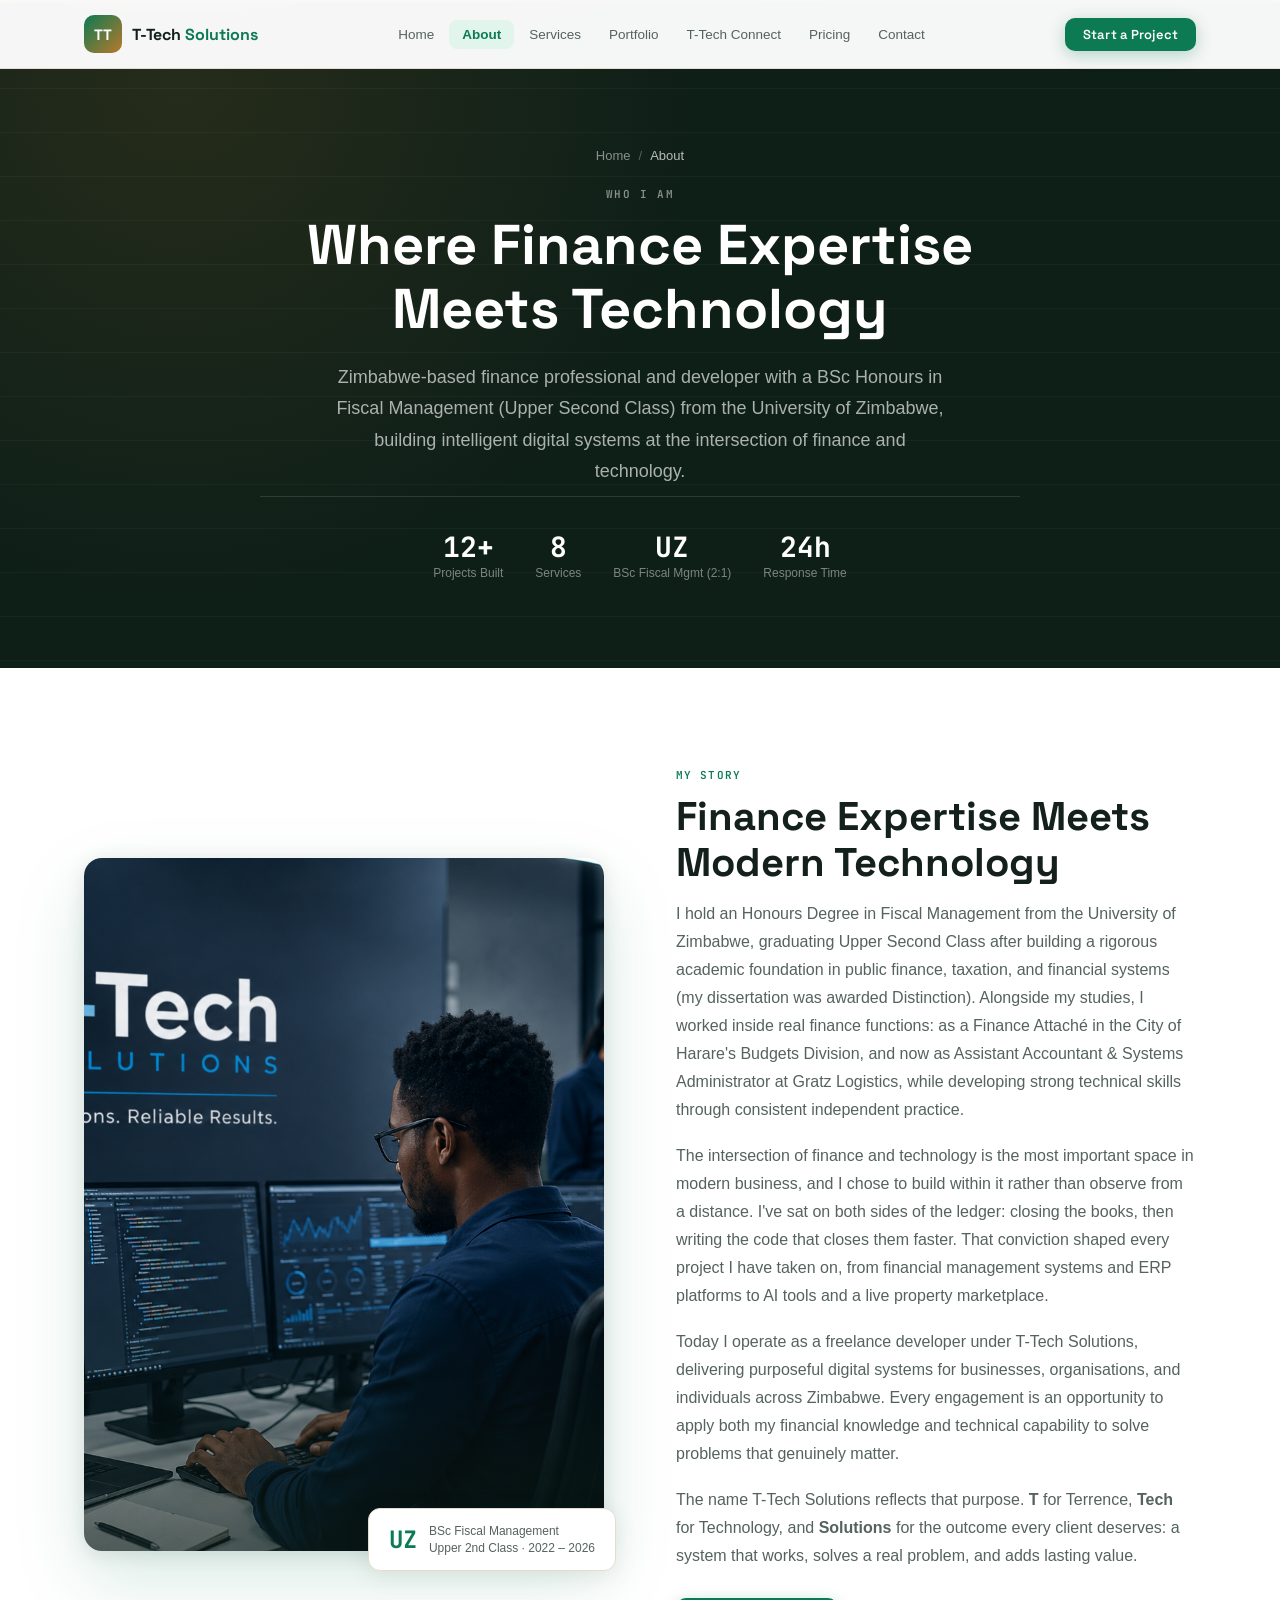
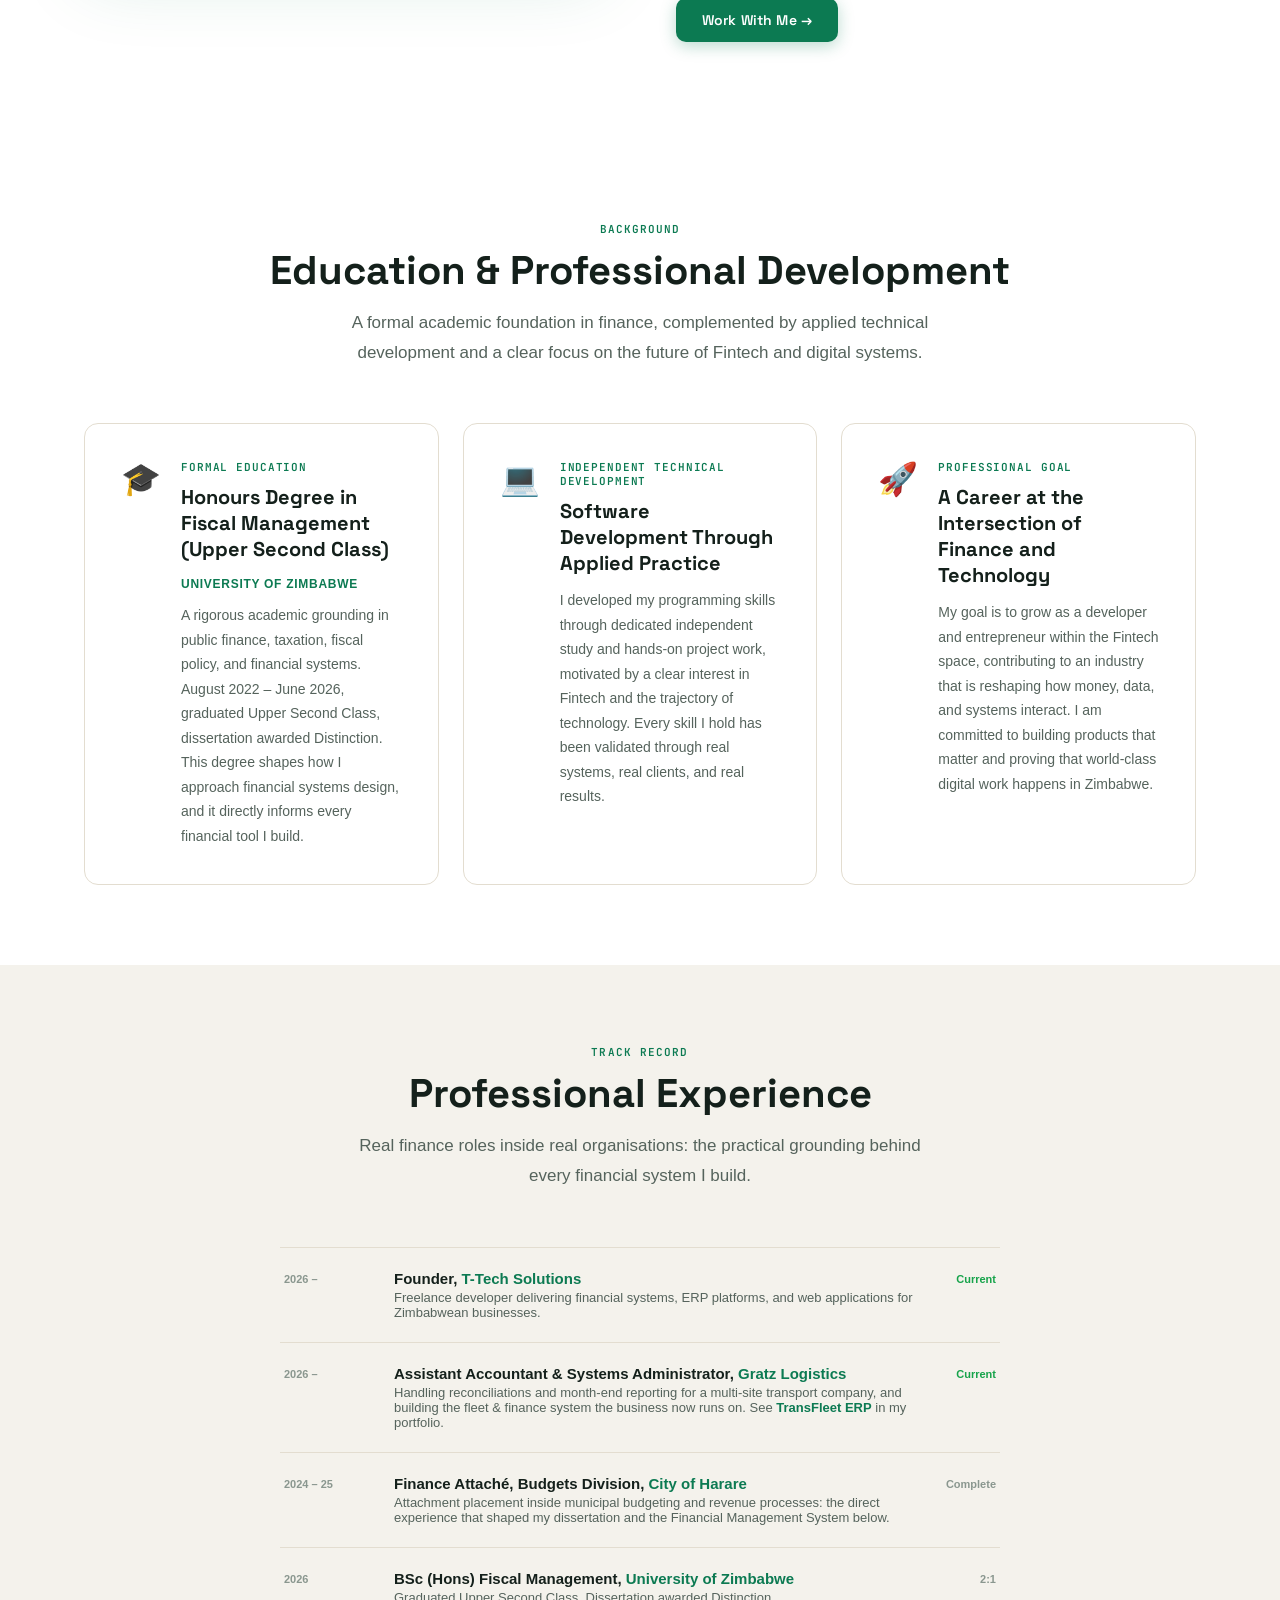
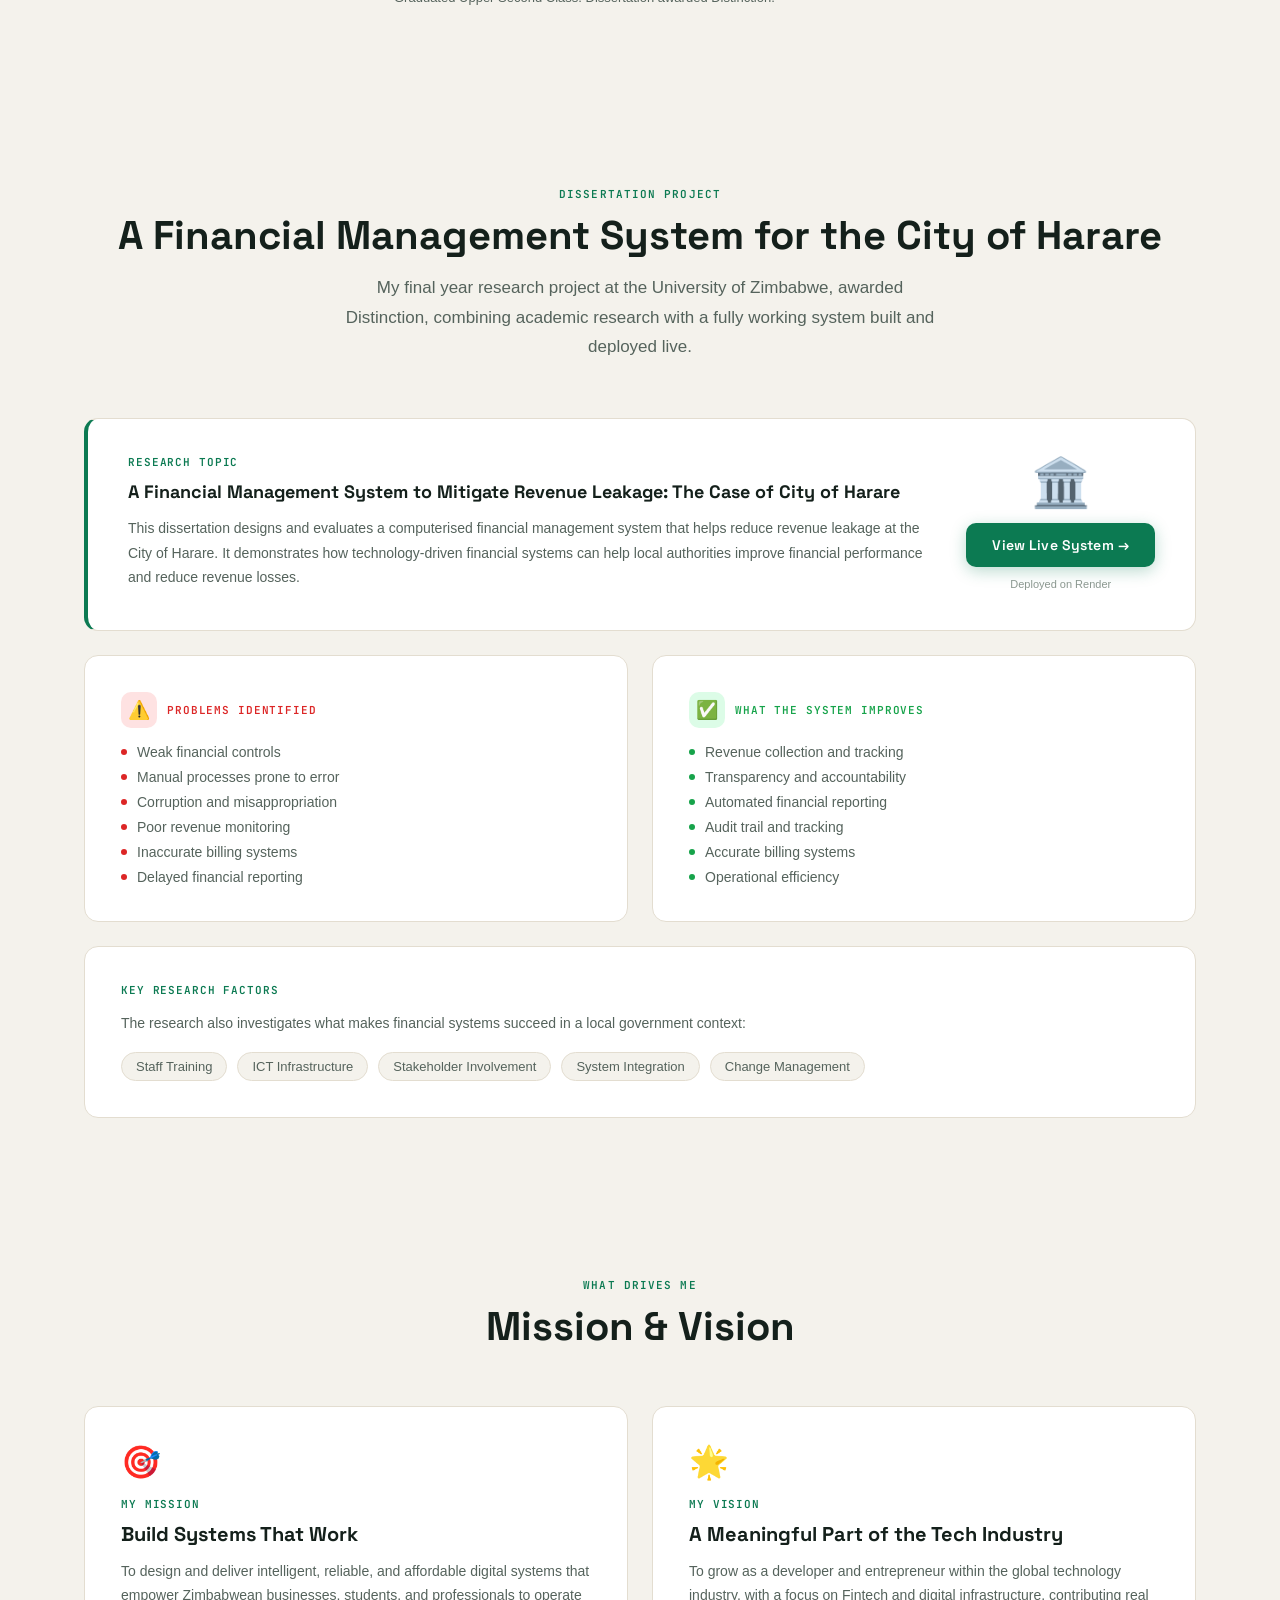
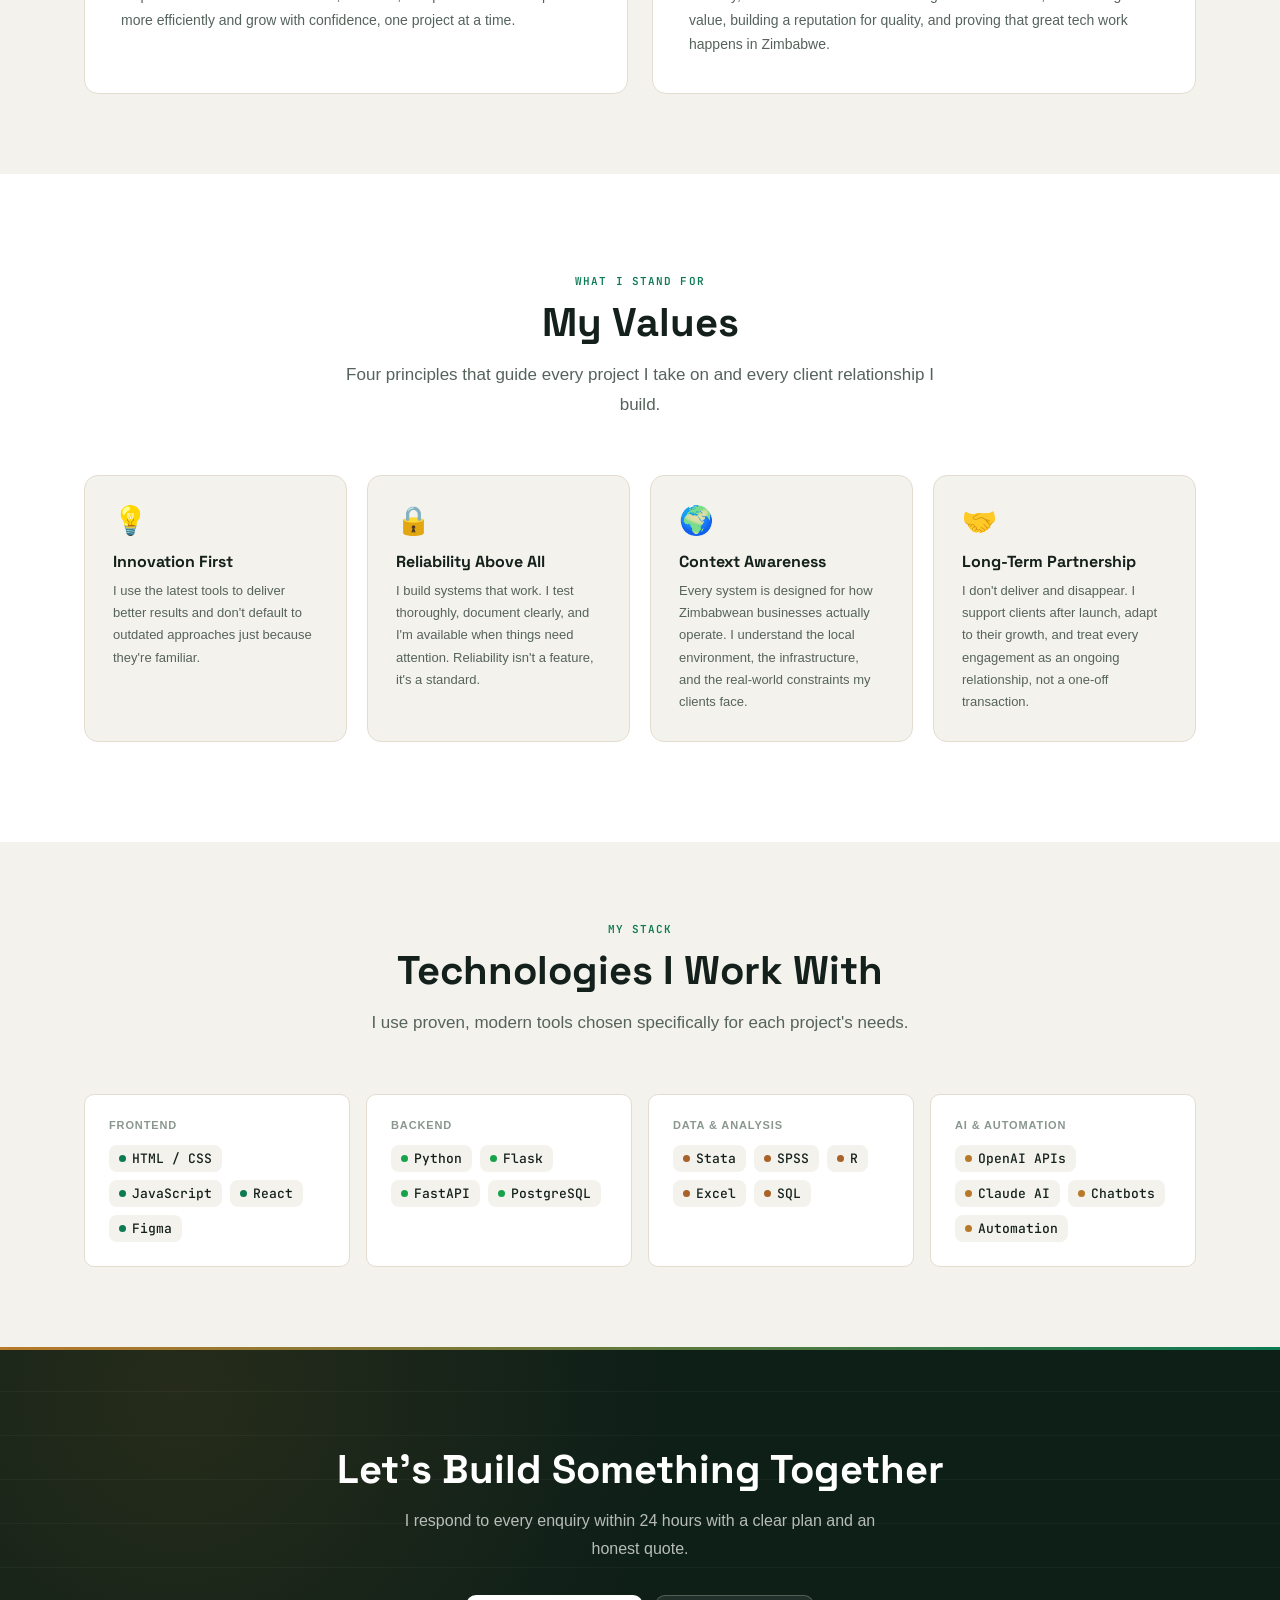
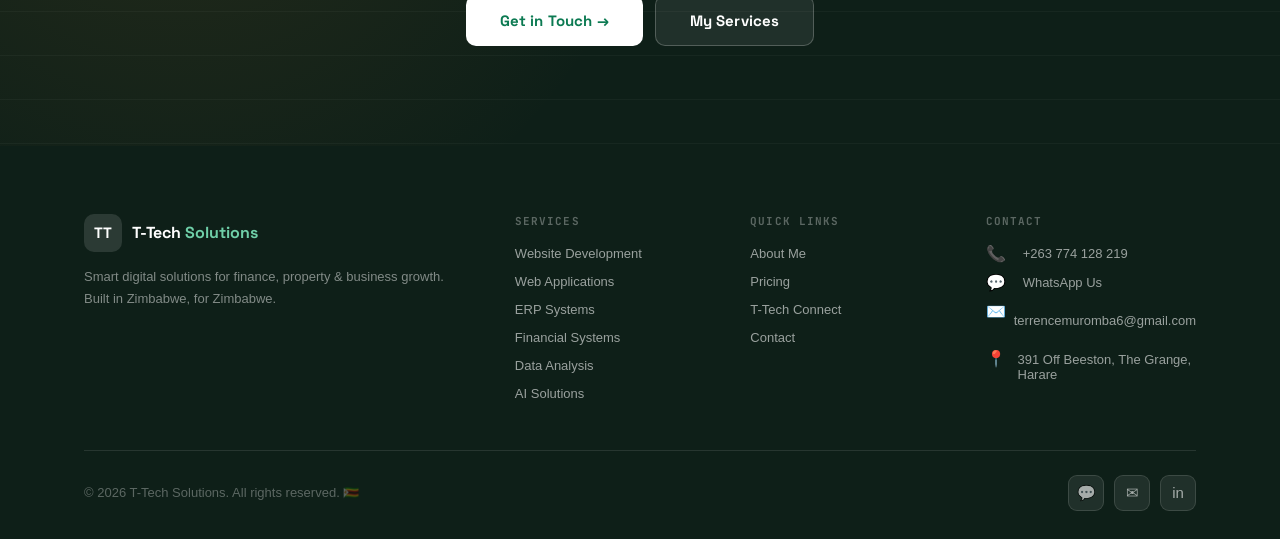
<file: about.html>
<!DOCTYPE html>
<html lang="en">
<head>
  <meta charset="UTF-8"/>
  <meta name="viewport" content="width=device-width, initial-scale=1.0"/>
  <title>About Terrence Muromba | Freelance Developer | T-Tech Solutions Zimbabwe</title>
  <meta name="description" content="Terrence Muromba is a Zimbabwe-based freelance developer with an Honours degree in Fiscal Management from the University of Zimbabwe. Self-driven programmer with expertise in web apps, financial systems, ERP platforms and AI tools."/>
  <meta name="keywords" content="Terrence Muromba, T-Tech Solutions, freelance developer Zimbabwe, web developer Harare, fiscal management developer, Fintech Zimbabwe, University of Zimbabwe developer"/>
  <meta name="author" content="Terrence Muromba, T-Tech Solutions"/>
  <meta name="robots" content="index, follow"/>
  <meta property="og:title" content="About Terrence Muromba | Freelance Developer | T-Tech Solutions"/>
  <meta property="og:description" content="Zimbabwe-based freelance developer with a BSc in Fiscal Management, building intelligent digital systems for businesses and organisations."/>
  <meta property="og:type" content="profile"/>
  <meta property="og:url" content="https://t-techsolutions.co.zw/about.html"/>
  <meta property="og:image" content="https://t-techsolutions.co.zw/images/me.jpg"/>
  <meta name="twitter:card" content="summary_large_image"/>
  <meta name="twitter:title" content="About Terrence Muromba, T-Tech Solutions Zimbabwe"/>
  <meta name="twitter:description" content="Freelance developer with BSc Fiscal Management, building web apps, ERP systems and financial tools in Zimbabwe."/>
  <link rel="canonical" href="https://t-techsolutions.co.zw/about.html"/>
  <link rel="preconnect" href="https://fonts.googleapis.com"/>
  <link href="https://fonts.googleapis.com/css2?family=Space+Grotesk:wght@400;500;600;700&family=JetBrains+Mono:wght@400;500;600;700&display=swap" rel="stylesheet"/>
  <link rel="stylesheet" href="styles.css"/>
  <style>
    .about-grid { display:grid; grid-template-columns:1fr 1fr; gap:72px; align-items:center; padding:100px 0; }
    .about-visual { border-radius:var(--radius-xl); aspect-ratio:3/4; overflow:hidden; position:relative; box-shadow:0 28px 72px rgba(12,122,82,.16), 0 4px 20px rgba(0,0,0,.1); }
    .about-visual img { width:100%; height:100%; object-fit:cover; object-position:top center; display:block; }
    .about-visual::after { content:''; position:absolute; bottom:0; left:0; right:0; height:40%; background:linear-gradient(to top,rgba(14,31,24,.6),transparent); pointer-events:none; }
    .about-pill { position:absolute; bottom:-20px; right:-12px; background:#fff; border-radius:12px; box-shadow:var(--shadow-md); border:1px solid var(--border); padding:14px 20px; display:flex; align-items:center; gap:12px; }
    .pill-num { font-family:'JetBrains Mono',monospace; font-size:24px; font-weight:700; color:var(--primary); }
    .pill-lbl { font-size:12px; color:var(--text-sec); line-height:1.4; }
    .about-visual-wrap { position:relative; }
    @media(max-width:900px){ .about-grid{grid-template-columns:1fr;} }

    .mission-vision { padding:80px 0; background:var(--bg); }
    .mv-grid { display:grid; grid-template-columns:1fr 1fr; gap:24px; }
    .mv-card { background:var(--white); border-radius:var(--radius-lg); padding:36px; border:1px solid var(--border); }
    .mv-icon { font-size:32px; margin-bottom:16px; }
    .mv-label { font-family:'JetBrains Mono',monospace; font-size:11px; font-weight:600; letter-spacing:.08em; text-transform:uppercase; color:var(--primary); margin-bottom:10px; }
    .mv-title { font-family:'Space Grotesk',sans-serif; font-size:20px; font-weight:700; margin-bottom:12px; }
    .mv-text { font-size:14px; line-height:1.75; color:var(--text-sec); }
    @media(max-width:640px){ .mv-grid{grid-template-columns:1fr;} }

    .values { padding:100px 0; background:var(--white); }
    .values-grid { display:grid; grid-template-columns:repeat(auto-fit,minmax(240px,1fr)); gap:20px; }
    .val-card { background:var(--bg); border-radius:var(--radius-lg); padding:28px; border:1px solid var(--border); transition:all .25s; }
    .val-card:hover { background:var(--white); box-shadow:var(--shadow-md); transform:translateY(-3px); }
    .val-icon { font-size:28px; margin-bottom:14px; }
    .val-title { font-family:'Space Grotesk',sans-serif; font-size:16px; font-weight:700; margin-bottom:8px; }
    .val-desc { font-size:13px; color:var(--text-sec); line-height:1.7; }

    .stack { padding:80px 0; background:var(--bg); }
    .stack-grid { display:grid; grid-template-columns:repeat(auto-fit,minmax(200px,1fr)); gap:16px; }
    .stack-cat { background:var(--white); border-radius:var(--radius); padding:24px; border:1px solid var(--border); }
    .stack-label { font-size:11px; font-weight:700; letter-spacing:.08em; text-transform:uppercase; color:var(--text-muted); margin-bottom:14px; }
    .stack-items { display:flex; flex-wrap:wrap; gap:8px; }
    .stack-item { display:flex; align-items:center; gap:6px; font-size:13px; font-weight:500; background:var(--bg); padding:5px 10px; border-radius:8px; }
    .s-dot { width:7px; height:7px; border-radius:50%; flex-shrink:0; }
    .dot-blue{background:var(--primary);} .dot-green{background:var(--green);} .dot-purple{background:var(--accent);} .dot-orange{background:#a8622a;}
  </style>
</head>
<body>

<!-- NAV -->
<nav>
  <div class="container">
    <div class="nav-inner">
      <a href="index.html" class="nav-logo">
        <div class="logo-mark">TT</div>
        <span class="logo-name">T-Tech <span>Solutions</span></span>
      </a>
      <div class="nav-links">
        <a href="index.html">Home</a>
        <a href="about.html" class="active">About</a>
        <a href="services.html">Services</a>
        <a href="portfolio.html">Portfolio</a>
        <a href="connect.html">T-Tech Connect</a>
        <a href="pricing.html">Pricing</a>
        <a href="contact.html">Contact</a>
      </div>
      <div class="nav-cta"><a href="contact.html" class="btn btn-primary btn-sm">Start a Project</a></div>
      <button class="hamburger" aria-label="Open menu" aria-expanded="false">
        <svg width="22" height="22" viewBox="0 0 24 24" fill="none" stroke="#374151" stroke-width="2"><line x1="3" y1="6" x2="21" y2="6"/><line x1="3" y1="12" x2="21" y2="12"/><line x1="3" y1="18" x2="21" y2="18"/></svg>
      </button>
    </div>
  </div>
</nav>
<div class="mobile-menu">
  <a href="index.html">Home</a><a href="about.html" class="active">About</a><a href="services.html">Services</a>
  <a href="portfolio.html">Portfolio</a><a href="connect.html">T-Tech Connect</a><a href="pricing.html">Pricing</a><a href="contact.html">Contact</a>
  <a href="contact.html" class="btn btn-primary btn-full" style="margin-top:20px;">Start a Project</a>
</div>

<!-- PAGE HERO -->
<section class="page-hero">
  <div class="container">
    <div class="page-hero-content">
      <div class="breadcrumb"><a href="index.html">Home</a><span>/</span><span style="color:rgba(255,255,255,.7);">About</span></div>
      <span class="eyebrow">Who I Am</span>
      <h1>Where Finance Expertise<br/>Meets Technology</h1>
      <p class="lead">Zimbabwe-based finance professional and developer with a BSc Honours in Fiscal Management (Upper Second Class) from the University of Zimbabwe, building intelligent digital systems at the intersection of finance and technology.</p>
      <div style="display:flex;gap:32px;justify-content:center;padding-top:36px;margin-top:8px;border-top:1px solid rgba(255,255,255,.12);flex-wrap:wrap;">
        <div style="text-align:center;">
          <div style="font-family:'JetBrains Mono',monospace;font-size:28px;font-weight:700;color:#fff;line-height:1;">12+</div>
          <div style="font-size:12px;color:rgba(255,255,255,.45);margin-top:5px;">Projects Built</div>
        </div>
        <div style="text-align:center;">
          <div style="font-family:'JetBrains Mono',monospace;font-size:28px;font-weight:700;color:#fff;line-height:1;">8</div>
          <div style="font-size:12px;color:rgba(255,255,255,.45);margin-top:5px;">Services</div>
        </div>
        <div style="text-align:center;">
          <div style="font-family:'JetBrains Mono',monospace;font-size:28px;font-weight:700;color:#fff;line-height:1;">UZ</div>
          <div style="font-size:12px;color:rgba(255,255,255,.45);margin-top:5px;">BSc Fiscal Mgmt (2:1)</div>
        </div>
        <div style="text-align:center;">
          <div style="font-family:'JetBrains Mono',monospace;font-size:28px;font-weight:700;color:#fff;line-height:1;">24h</div>
          <div style="font-size:12px;color:rgba(255,255,255,.45);margin-top:5px;">Response Time</div>
        </div>
      </div>
    </div>
  </div>
</section>

<!-- ABOUT SECTION -->
<div class="container">
  <div class="about-grid">
    <div class="about-visual-wrap reveal">
      <div class="about-visual">
        <img src="images/pic2.png" alt="Terrence Muromba, T-Tech Solutions"/>
      </div>
      <div class="about-pill">
        <div class="pill-num">UZ</div>
        <div class="pill-lbl">BSc Fiscal Management<br/>Upper 2nd Class · 2022 – 2026</div>
      </div>
    </div>
    <div class="reveal s1">
      <span class="eyebrow">My Story</span>
      <h2>Finance Expertise Meets Modern Technology</h2>
      <p style="margin-bottom:18px;">I hold an Honours Degree in Fiscal Management from the University of Zimbabwe, graduating Upper Second Class after building a rigorous academic foundation in public finance, taxation, and financial systems (my dissertation was awarded Distinction). Alongside my studies, I worked inside real finance functions: as a Finance Attaché in the City of Harare's Budgets Division, and now as Assistant Accountant &amp; Systems Administrator at Gratz Logistics, while developing strong technical skills through consistent independent practice.</p>
      <p style="margin-bottom:18px;">The intersection of finance and technology is the most important space in modern business, and I chose to build within it rather than observe from a distance. I've sat on both sides of the ledger: closing the books, then writing the code that closes them faster. That conviction shaped every project I have taken on, from financial management systems and ERP platforms to AI tools and a live property marketplace.</p>
      <p style="margin-bottom:18px;">Today I operate as a freelance developer under T-Tech Solutions, delivering purposeful digital systems for businesses, organisations, and individuals across Zimbabwe. Every engagement is an opportunity to apply both my financial knowledge and technical capability to solve problems that genuinely matter.</p>
      <p>The name T-Tech Solutions reflects that purpose. <strong>T</strong> for Terrence, <strong>Tech</strong> for Technology, and <strong>Solutions</strong> for the outcome every client deserves: a system that works, solves a real problem, and adds lasting value.</p>
      <div style="margin-top:28px;">
        <a href="contact.html" class="btn btn-primary">Work With Me →</a>
      </div>
    </div>
  </div>
</div>

<!-- EDUCATION & BACKGROUND -->
<section style="padding:80px 0;background:var(--white);">
  <div class="container">
    <div class="section-header text-center reveal">
      <span class="eyebrow">Background</span>
      <h2>Education &amp; Professional Development</h2>
      <p class="lead">A formal academic foundation in finance, complemented by applied technical development and a clear focus on the future of Fintech and digital systems.</p>
    </div>
    <div style="display:grid;grid-template-columns:repeat(auto-fit,minmax(280px,1fr));gap:24px;margin-top:40px;">
      <div class="mv-card reveal" style="display:flex;gap:20px;align-items:flex-start;">
        <div style="font-size:32px;flex-shrink:0;">🎓</div>
        <div>
          <div class="mv-label">Formal Education</div>
          <div class="mv-title">Honours Degree in Fiscal Management (Upper Second Class)</div>
          <p style="font-size:12px;font-weight:700;color:var(--primary);margin-bottom:8px;text-transform:uppercase;letter-spacing:.06em;">University of Zimbabwe</p>
          <p class="mv-text">A rigorous academic grounding in public finance, taxation, fiscal policy, and financial systems. August 2022 – June 2026, graduated Upper Second Class, dissertation awarded Distinction. This degree shapes how I approach financial systems design, and it directly informs every financial tool I build.</p>
        </div>
      </div>
      <div class="mv-card reveal s1" style="display:flex;gap:20px;align-items:flex-start;">
        <div style="font-size:32px;flex-shrink:0;">💻</div>
        <div>
          <div class="mv-label">Independent Technical Development</div>
          <div class="mv-title">Software Development Through Applied Practice</div>
          <p class="mv-text">I developed my programming skills through dedicated independent study and hands-on project work, motivated by a clear interest in Fintech and the trajectory of technology. Every skill I hold has been validated through real systems, real clients, and real results.</p>
        </div>
      </div>
      <div class="mv-card reveal s2" style="display:flex;gap:20px;align-items:flex-start;">
        <div style="font-size:32px;flex-shrink:0;">🚀</div>
        <div>
          <div class="mv-label">Professional Goal</div>
          <div class="mv-title">A Career at the Intersection of Finance and Technology</div>
          <p class="mv-text">My goal is to grow as a developer and entrepreneur within the Fintech space, contributing to an industry that is reshaping how money, data, and systems interact. I am committed to building products that matter and proving that world-class digital work happens in Zimbabwe.</p>
        </div>
      </div>
    </div>
  </div>
</section>

<!-- PROFESSIONAL EXPERIENCE -->
<section style="padding:80px 0;background:var(--bg);">
  <div class="container">
    <div class="section-header text-center reveal">
      <span class="eyebrow">Track Record</span>
      <h2>Professional Experience</h2>
      <p class="lead">Real finance roles inside real organisations: the practical grounding behind every financial system I build.</p>
    </div>
    <div style="max-width:720px;margin:40px auto 0;display:flex;flex-direction:column;gap:0;border-top:1px solid var(--border);">
      <div style="display:flex;gap:20px;align-items:flex-start;padding:22px 4px;border-bottom:1px solid var(--border);">
        <div style="font-size:11px;font-weight:700;color:var(--text-muted);width:90px;flex-shrink:0;padding-top:3px;">2026 –</div>
        <div style="flex:1;">
          <div style="font-size:15px;font-weight:700;color:var(--text);">Founder, <span style="color:var(--primary);">T-Tech Solutions</span></div>
          <div style="font-size:13px;color:var(--text-sec);margin-top:3px;">Freelance developer delivering financial systems, ERP platforms, and web applications for Zimbabwean businesses.</div>
        </div>
        <span style="font-size:11px;font-weight:700;color:var(--green);white-space:nowrap;padding-top:3px;">Current</span>
      </div>
      <div style="display:flex;gap:20px;align-items:flex-start;padding:22px 4px;border-bottom:1px solid var(--border);">
        <div style="font-size:11px;font-weight:700;color:var(--text-muted);width:90px;flex-shrink:0;padding-top:3px;">2026 –</div>
        <div style="flex:1;">
          <div style="font-size:15px;font-weight:700;color:var(--text);">Assistant Accountant &amp; Systems Administrator, <span style="color:var(--primary);">Gratz Logistics</span></div>
          <div style="font-size:13px;color:var(--text-sec);margin-top:3px;">Handling reconciliations and month-end reporting for a multi-site transport company, and building the fleet &amp; finance system the business now runs on. See <a href="portfolio.html" style="color:var(--primary);font-weight:600;">TransFleet ERP</a> in my portfolio.</div>
        </div>
        <span style="font-size:11px;font-weight:700;color:var(--green);white-space:nowrap;padding-top:3px;">Current</span>
      </div>
      <div style="display:flex;gap:20px;align-items:flex-start;padding:22px 4px;border-bottom:1px solid var(--border);">
        <div style="font-size:11px;font-weight:700;color:var(--text-muted);width:90px;flex-shrink:0;padding-top:3px;">2024 – 25</div>
        <div style="flex:1;">
          <div style="font-size:15px;font-weight:700;color:var(--text);">Finance Attaché, Budgets Division, <span style="color:var(--primary);">City of Harare</span></div>
          <div style="font-size:13px;color:var(--text-sec);margin-top:3px;">Attachment placement inside municipal budgeting and revenue processes: the direct experience that shaped my dissertation and the Financial Management System below.</div>
        </div>
        <span style="font-size:11px;font-weight:700;color:var(--text-muted);white-space:nowrap;padding-top:3px;">Complete</span>
      </div>
      <div style="display:flex;gap:20px;align-items:flex-start;padding:22px 4px;">
        <div style="font-size:11px;font-weight:700;color:var(--text-muted);width:90px;flex-shrink:0;padding-top:3px;">2026</div>
        <div style="flex:1;">
          <div style="font-size:15px;font-weight:700;color:var(--text);">BSc (Hons) Fiscal Management, <span style="color:var(--primary);">University of Zimbabwe</span></div>
          <div style="font-size:13px;color:var(--text-sec);margin-top:3px;">Graduated Upper Second Class. Dissertation awarded Distinction.</div>
        </div>
        <span style="font-size:11px;font-weight:700;color:var(--text-muted);white-space:nowrap;padding-top:3px;">2:1</span>
      </div>
    </div>
  </div>
</section>

<!-- DISSERTATION PROJECT -->
<section style="padding:80px 0;background:var(--bg);">
  <div class="container">
    <div class="section-header text-center reveal">
      <span class="eyebrow" id="dissertation">Dissertation Project</span>
      <h2>A Financial Management System for the City of Harare</h2>
      <p class="lead">My final year research project at the University of Zimbabwe, awarded Distinction, combining academic research with a fully working system built and deployed live.</p>
    </div>

    <!-- Topic + Live Link -->
    <div class="mv-card reveal" style="margin-top:40px;padding:36px 40px;border-left:4px solid var(--primary);">
      <div style="display:flex;align-items:flex-start;justify-content:space-between;gap:24px;flex-wrap:wrap;">
        <div style="flex:1;min-width:260px;">
          <div class="mv-label">Research Topic</div>
          <div class="mv-title" style="font-size:18px;line-height:1.4;">A Financial Management System to Mitigate Revenue Leakage: The Case of City of Harare</div>
          <p class="mv-text" style="margin-top:12px;">This dissertation designs and evaluates a computerised financial management system that helps reduce revenue leakage at the City of Harare. It demonstrates how technology-driven financial systems can help local authorities improve financial performance and reduce revenue losses.</p>
        </div>
        <div style="text-align:center;flex-shrink:0;">
          <div style="font-size:48px;margin-bottom:12px;">🏛️</div>
          <a href="https://financial-management-system-7.onrender.com" target="_blank" rel="noopener" class="btn btn-primary">View Live System →</a>
          <p style="font-size:11px;color:var(--text-muted);margin-top:8px;">Deployed on Render</p>
        </div>
      </div>
    </div>

    <!-- Problems & Solutions Grid -->
    <div style="display:grid;grid-template-columns:repeat(auto-fit,minmax(260px,1fr));gap:24px;margin-top:24px;">

      <div class="mv-card reveal">
        <div style="display:flex;align-items:center;gap:10px;margin-bottom:16px;">
          <div style="width:36px;height:36px;border-radius:10px;background:#fee2e2;display:flex;align-items:center;justify-content:center;font-size:18px;flex-shrink:0;">⚠️</div>
          <div class="mv-label" style="margin-bottom:0;color:#dc2626;">Problems Identified</div>
        </div>
        <div style="display:flex;flex-direction:column;gap:9px;">
          <div style="display:flex;align-items:center;gap:10px;font-size:14px;color:var(--text-sec);"><div style="width:6px;height:6px;border-radius:50%;background:#dc2626;flex-shrink:0;"></div>Weak financial controls</div>
          <div style="display:flex;align-items:center;gap:10px;font-size:14px;color:var(--text-sec);"><div style="width:6px;height:6px;border-radius:50%;background:#dc2626;flex-shrink:0;"></div>Manual processes prone to error</div>
          <div style="display:flex;align-items:center;gap:10px;font-size:14px;color:var(--text-sec);"><div style="width:6px;height:6px;border-radius:50%;background:#dc2626;flex-shrink:0;"></div>Corruption and misappropriation</div>
          <div style="display:flex;align-items:center;gap:10px;font-size:14px;color:var(--text-sec);"><div style="width:6px;height:6px;border-radius:50%;background:#dc2626;flex-shrink:0;"></div>Poor revenue monitoring</div>
          <div style="display:flex;align-items:center;gap:10px;font-size:14px;color:var(--text-sec);"><div style="width:6px;height:6px;border-radius:50%;background:#dc2626;flex-shrink:0;"></div>Inaccurate billing systems</div>
          <div style="display:flex;align-items:center;gap:10px;font-size:14px;color:var(--text-sec);"><div style="width:6px;height:6px;border-radius:50%;background:#dc2626;flex-shrink:0;"></div>Delayed financial reporting</div>
        </div>
      </div>

      <div class="mv-card reveal s1">
        <div style="display:flex;align-items:center;gap:10px;margin-bottom:16px;">
          <div style="width:36px;height:36px;border-radius:10px;background:#dcfce7;display:flex;align-items:center;justify-content:center;font-size:18px;flex-shrink:0;">✅</div>
          <div class="mv-label" style="margin-bottom:0;color:var(--green);">What the System Improves</div>
        </div>
        <div style="display:flex;flex-direction:column;gap:9px;">
          <div style="display:flex;align-items:center;gap:10px;font-size:14px;color:var(--text-sec);"><div style="width:6px;height:6px;border-radius:50%;background:var(--green);flex-shrink:0;"></div>Revenue collection and tracking</div>
          <div style="display:flex;align-items:center;gap:10px;font-size:14px;color:var(--text-sec);"><div style="width:6px;height:6px;border-radius:50%;background:var(--green);flex-shrink:0;"></div>Transparency and accountability</div>
          <div style="display:flex;align-items:center;gap:10px;font-size:14px;color:var(--text-sec);"><div style="width:6px;height:6px;border-radius:50%;background:var(--green);flex-shrink:0;"></div>Automated financial reporting</div>
          <div style="display:flex;align-items:center;gap:10px;font-size:14px;color:var(--text-sec);"><div style="width:6px;height:6px;border-radius:50%;background:var(--green);flex-shrink:0;"></div>Audit trail and tracking</div>
          <div style="display:flex;align-items:center;gap:10px;font-size:14px;color:var(--text-sec);"><div style="width:6px;height:6px;border-radius:50%;background:var(--green);flex-shrink:0;"></div>Accurate billing systems</div>
          <div style="display:flex;align-items:center;gap:10px;font-size:14px;color:var(--text-sec);"><div style="width:6px;height:6px;border-radius:50%;background:var(--green);flex-shrink:0;"></div>Operational efficiency</div>
        </div>
      </div>

    </div>

    <!-- Implementation Factors -->
    <div class="mv-card reveal" style="margin-top:24px;">
      <div class="mv-label" style="margin-bottom:14px;">Key Research Factors</div>
      <p class="mv-text" style="margin-bottom:16px;">The research also investigates what makes financial systems succeed in a local government context:</p>
      <div style="display:flex;flex-wrap:wrap;gap:10px;">
        <span style="font-size:13px;font-weight:500;padding:6px 14px;border-radius:99px;background:var(--bg);border:1px solid var(--border);color:var(--text-sec);">Staff Training</span>
        <span style="font-size:13px;font-weight:500;padding:6px 14px;border-radius:99px;background:var(--bg);border:1px solid var(--border);color:var(--text-sec);">ICT Infrastructure</span>
        <span style="font-size:13px;font-weight:500;padding:6px 14px;border-radius:99px;background:var(--bg);border:1px solid var(--border);color:var(--text-sec);">Stakeholder Involvement</span>
        <span style="font-size:13px;font-weight:500;padding:6px 14px;border-radius:99px;background:var(--bg);border:1px solid var(--border);color:var(--text-sec);">System Integration</span>
        <span style="font-size:13px;font-weight:500;padding:6px 14px;border-radius:99px;background:var(--bg);border:1px solid var(--border);color:var(--text-sec);">Change Management</span>
      </div>
    </div>

  </div>
</section>

<!-- MISSION & VISION -->
<section class="mission-vision">
  <div class="container">
    <div class="section-header text-center reveal">
      <span class="eyebrow">What Drives Me</span>
      <h2>Mission &amp; Vision</h2>
    </div>
    <div class="mv-grid">
      <div class="mv-card reveal">
        <div class="mv-icon">🎯</div>
        <div class="mv-label">My Mission</div>
        <div class="mv-title">Build Systems That Work</div>
        <p class="mv-text">To design and deliver intelligent, reliable, and affordable digital systems that empower Zimbabwean businesses, students, and professionals to operate more efficiently and grow with confidence, one project at a time.</p>
      </div>
      <div class="mv-card reveal s1">
        <div class="mv-icon">🌟</div>
        <div class="mv-label">My Vision</div>
        <div class="mv-title">A Meaningful Part of the Tech Industry</div>
        <p class="mv-text">To grow as a developer and entrepreneur within the global technology industry, with a focus on Fintech and digital infrastructure, contributing real value, building a reputation for quality, and proving that great tech work happens in Zimbabwe.</p>
      </div>
    </div>
  </div>
</section>

<!-- VALUES -->
<section class="values">
  <div class="container">
    <div class="section-header text-center reveal">
      <span class="eyebrow">What I Stand For</span>
      <h2>My Values</h2>
      <p class="lead">Four principles that guide every project I take on and every client relationship I build.</p>
    </div>
    <div class="values-grid">
      <div class="val-card reveal">
        <div class="val-icon">💡</div>
        <div class="val-title">Innovation First</div>
        <p class="val-desc">I use the latest tools to deliver better results and don't default to outdated approaches just because they're familiar.</p>
      </div>
      <div class="val-card reveal s1">
        <div class="val-icon">🔒</div>
        <div class="val-title">Reliability Above All</div>
        <p class="val-desc">I build systems that work. I test thoroughly, document clearly, and I'm available when things need attention. Reliability isn't a feature, it's a standard.</p>
      </div>
      <div class="val-card reveal s2">
        <div class="val-icon">🌍</div>
        <div class="val-title">Context Awareness</div>
        <p class="val-desc">Every system is designed for how Zimbabwean businesses actually operate. I understand the local environment, the infrastructure, and the real-world constraints my clients face.</p>
      </div>
      <div class="val-card reveal s3">
        <div class="val-icon">🤝</div>
        <div class="val-title">Long-Term Partnership</div>
        <p class="val-desc">I don't deliver and disappear. I support clients after launch, adapt to their growth, and treat every engagement as an ongoing relationship, not a one-off transaction.</p>
      </div>
    </div>
  </div>
</section>

<!-- TECH STACK -->
<section class="stack">
  <div class="container">
    <div class="section-header text-center reveal">
      <span class="eyebrow">My Stack</span>
      <h2>Technologies I Work With</h2>
      <p class="lead">I use proven, modern tools chosen specifically for each project's needs.</p>
    </div>
    <div class="stack-grid">
      <div class="stack-cat reveal">
        <div class="stack-label">Frontend</div>
        <div class="stack-items">
          <div class="stack-item"><div class="s-dot dot-blue"></div>HTML / CSS</div>
          <div class="stack-item"><div class="s-dot dot-blue"></div>JavaScript</div>
          <div class="stack-item"><div class="s-dot dot-blue"></div>React</div>
          <div class="stack-item"><div class="s-dot dot-blue"></div>Figma</div>
        </div>
      </div>
      <div class="stack-cat reveal s1">
        <div class="stack-label">Backend</div>
        <div class="stack-items">
          <div class="stack-item"><div class="s-dot dot-green"></div>Python</div>
          <div class="stack-item"><div class="s-dot dot-green"></div>Flask</div>
          <div class="stack-item"><div class="s-dot dot-green"></div>FastAPI</div>
          <div class="stack-item"><div class="s-dot dot-green"></div>PostgreSQL</div>
        </div>
      </div>
      <div class="stack-cat reveal s2">
        <div class="stack-label">Data &amp; Analysis</div>
        <div class="stack-items">
          <div class="stack-item"><div class="s-dot dot-orange"></div>Stata</div>
          <div class="stack-item"><div class="s-dot dot-orange"></div>SPSS</div>
          <div class="stack-item"><div class="s-dot dot-orange"></div>R</div>
          <div class="stack-item"><div class="s-dot dot-orange"></div>Excel</div>
          <div class="stack-item"><div class="s-dot dot-orange"></div>SQL</div>
        </div>
      </div>
      <div class="stack-cat reveal s3">
        <div class="stack-label">AI &amp; Automation</div>
        <div class="stack-items">
          <div class="stack-item"><div class="s-dot dot-purple"></div>OpenAI APIs</div>
          <div class="stack-item"><div class="s-dot dot-purple"></div>Claude AI</div>
          <div class="stack-item"><div class="s-dot dot-purple"></div>Chatbots</div>
          <div class="stack-item"><div class="s-dot dot-purple"></div>Automation</div>
        </div>
      </div>
    </div>
  </div>
</section>

<!-- CTA -->
<section class="cta-section">
  <div class="container">
    <h2>Let's Build Something Together</h2>
    <p>I respond to every enquiry within 24 hours with a clear plan and an honest quote.</p>
    <div class="cta-buttons">
      <a href="contact.html" class="btn btn-white btn-lg">Get in Touch →</a>
      <a href="services.html" class="btn btn-ghost btn-lg">My Services</a>
    </div>
  </div>
</section>

<!-- FOOTER -->
<footer>
  <div class="container">
    <div class="footer-grid">
      <div>
        <div class="footer-logo"><div class="logo-mark">TT</div><span class="logo-name">T-Tech <span>Solutions</span></span></div>
        <p class="footer-tagline">Smart digital solutions for finance, property &amp; business growth.<br/>Built in Zimbabwe, for Zimbabwe.</p>
      </div>
      <div>
        <div class="footer-col-title">Services</div>
        <ul class="footer-links">
          <li><a href="services.html">Website Development</a></li>
          <li><a href="services.html">Web Applications</a></li>
          <li><a href="services.html">ERP Systems</a></li>
          <li><a href="services.html">Financial Systems</a></li>
          <li><a href="services.html">Data Analysis</a></li>
          <li><a href="services.html">AI Solutions</a></li>
        </ul>
      </div>
      <div>
        <div class="footer-col-title">Quick Links</div>
        <ul class="footer-links">
          <li><a href="about.html">About Me</a></li>
          <li><a href="pricing.html">Pricing</a></li>
          <li><a href="connect.html">T-Tech Connect</a></li>
          <li><a href="contact.html">Contact</a></li>
        </ul>
      </div>
      <div>
        <div class="footer-col-title">Contact</div>
        <div class="footer-contact-row">📞 &nbsp;<a href="tel:+263774128219">+263 774 128 219</a></div>
        <div class="footer-contact-row">💬 &nbsp;<a href="https://wa.me/263774128219" target="_blank" rel="noopener">WhatsApp Us</a></div>
        <div class="footer-contact-row">✉️ &nbsp;<a href="mailto:terrencemuromba6@gmail.com">terrencemuromba6@gmail.com</a></div>
        <div class="footer-contact-row">📍 &nbsp;<span>391 Off Beeston, The Grange, Harare</span></div>
      </div>
    </div>
    <div class="footer-bottom">
      <div class="footer-copy">© 2026 T-Tech Solutions. All rights reserved. 🇿🇼</div>
      <div class="footer-social">
        <a href="https://wa.me/263774128219" target="_blank" rel="noopener" class="social-btn">💬</a>
        <a href="mailto:terrencemuromba6@gmail.com" class="social-btn">✉</a>
        <a href="https://www.linkedin.com/in/terrence-muromba-80483b241" target="_blank" rel="noopener" class="social-btn" title="LinkedIn">in</a>
      </div>
    </div>
  </div>
</footer>
<button id="scrollTop" class="scroll-top" aria-label="Back to top">
  <svg viewBox="0 0 24 24" fill="none" stroke="currentColor" stroke-width="2.5" stroke-linecap="round" stroke-linejoin="round">
    <polyline points="18 15 12 9 6 15"/>
  </svg>
</button>
<script src="script.js"></script>
</body>
</html>
</file>
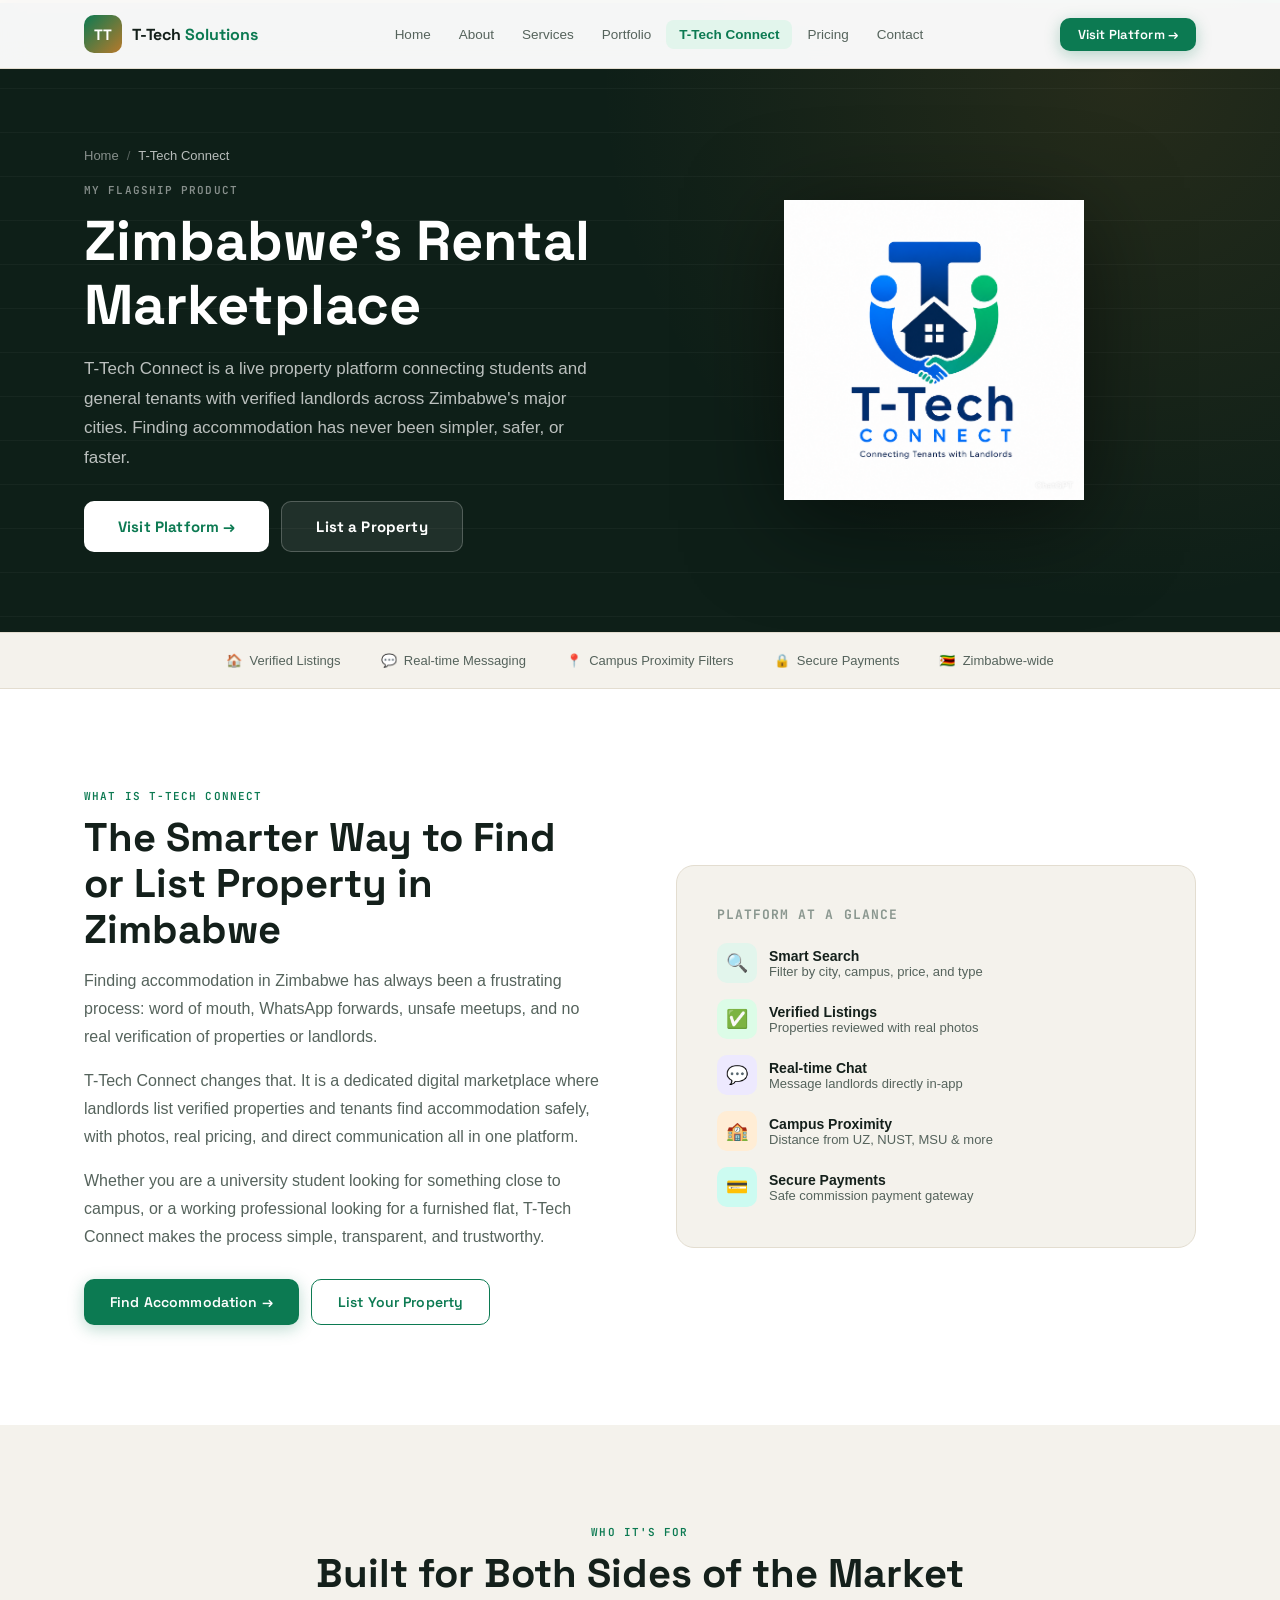
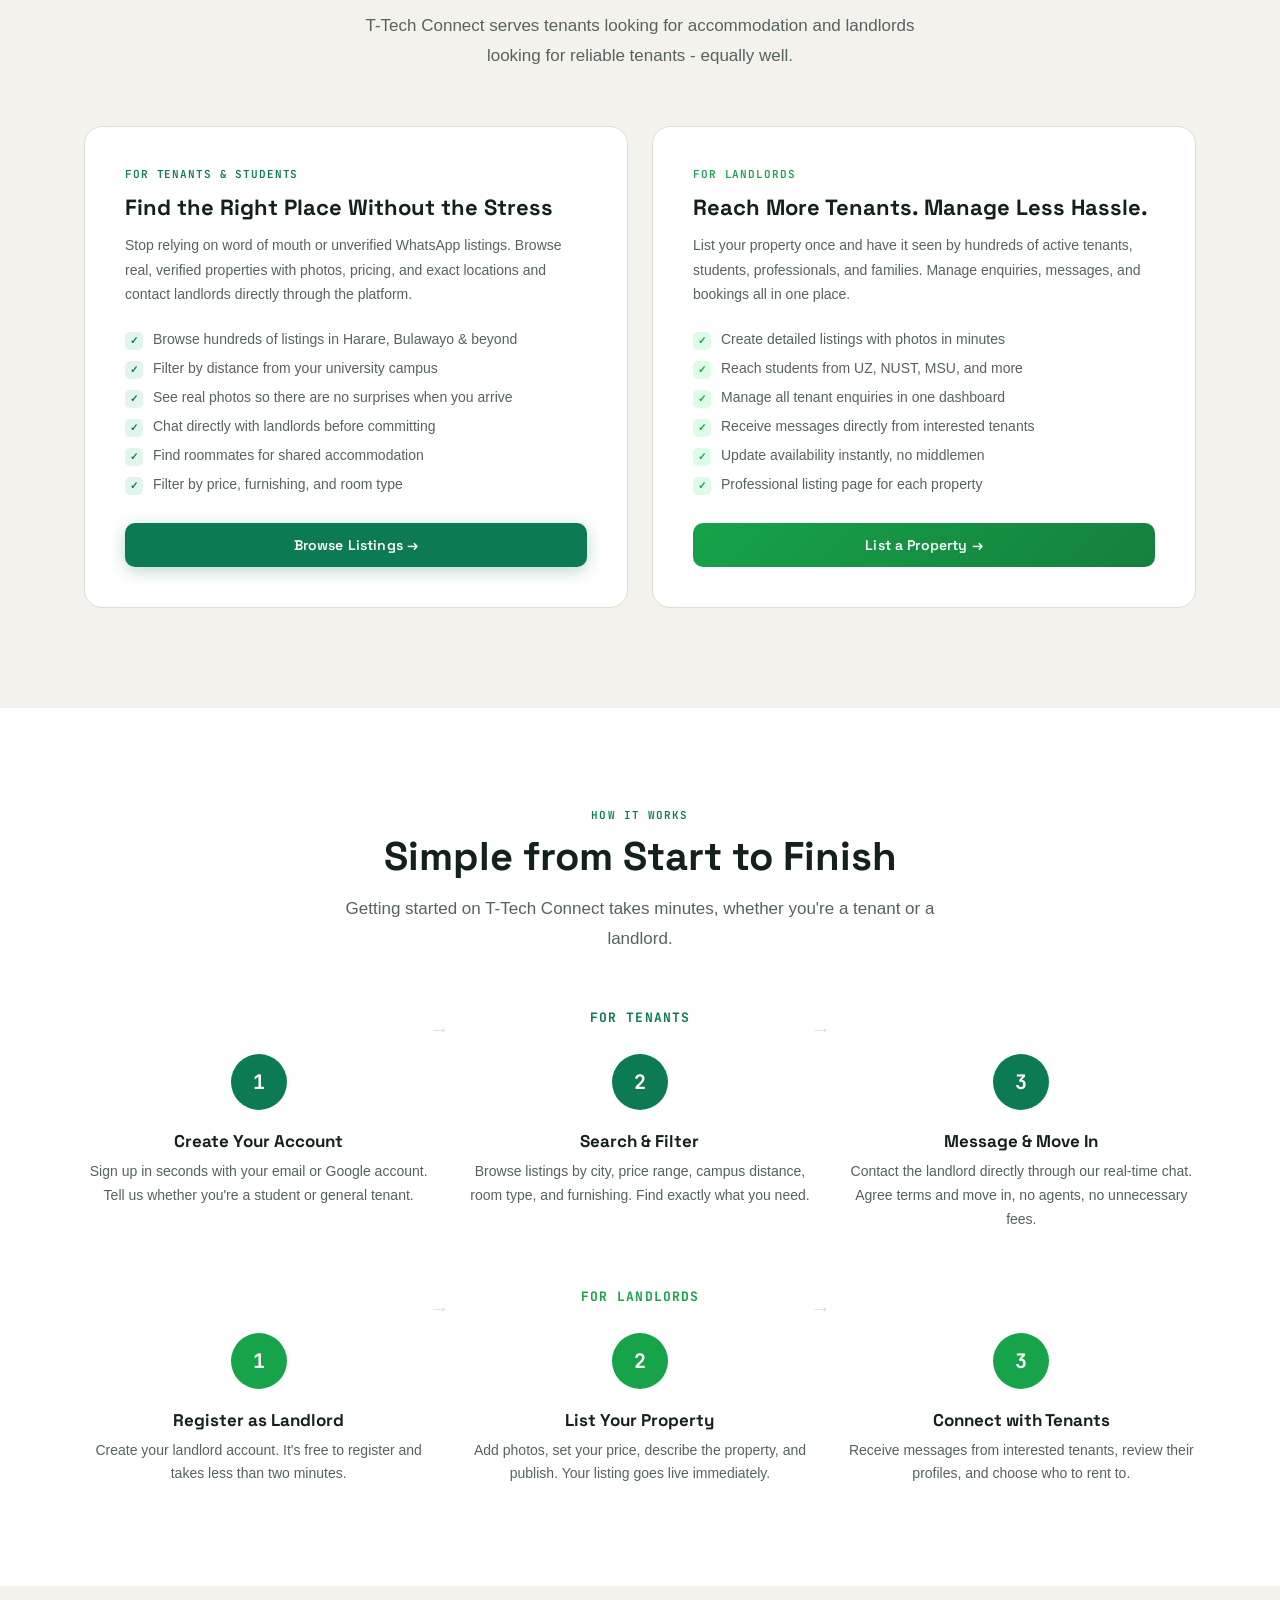
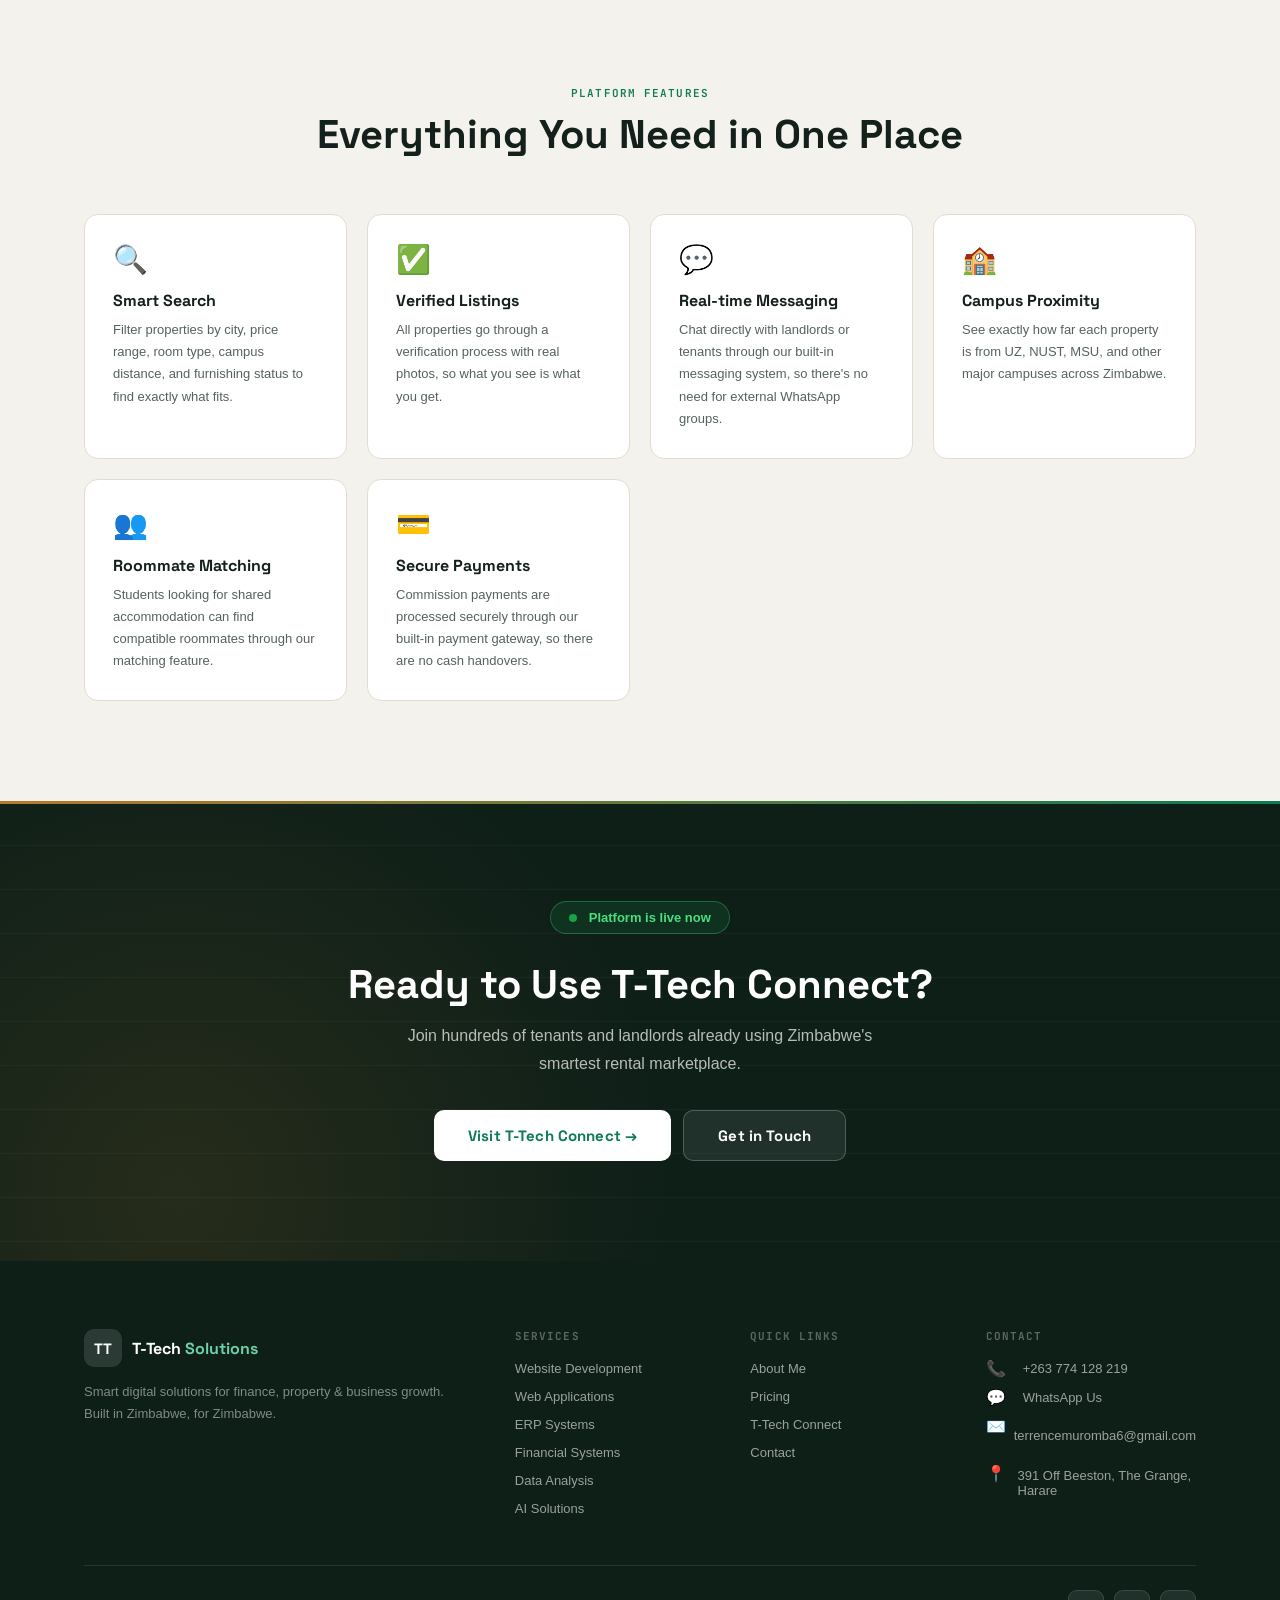
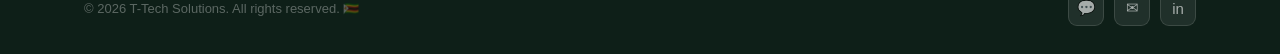
<file: connect.html>
<!DOCTYPE html>
<html lang="en">
<head>
  <meta charset="UTF-8"/>
  <meta name="viewport" content="width=device-width, initial-scale=1.0"/>
  <title>T-Tech Connect | Zimbabwe's Rental Marketplace | Find Accommodation Near UZ, NUST, MSU</title>
  <meta name="description" content="T-Tech Connect is Zimbabwe's property rental marketplace connecting students and tenants with verified landlords. Find accommodation near UZ, NUST, MSU and other campuses in Harare and beyond. Real-time messaging, verified listings."/>
  <meta name="keywords" content="student accommodation Zimbabwe, rental Zimbabwe, property Zimbabwe, house for rent Harare, student housing UZ, NUST accommodation, MSU accommodation, landlord Zimbabwe, T-Tech Connect, property platform Zimbabwe"/>
  <meta name="author" content="Terrence Muromba, T-Tech Solutions"/>
  <meta name="robots" content="index, follow"/>
  <meta property="og:title" content="T-Tech Connect | Zimbabwe's Rental Marketplace"/>
  <meta property="og:description" content="Find student accommodation and rentals near UZ, NUST, MSU and more. Connect directly with verified landlords across Zimbabwe."/>
  <meta property="og:type" content="website"/>
  <meta property="og:url" content="https://t-techsolutions.co.zw/connect.html"/>
  <meta property="og:image" content="https://t-techsolutions.co.zw/images/logo.png"/>
  <meta name="twitter:card" content="summary_large_image"/>
  <meta name="twitter:title" content="T-Tech Connect | Zimbabwe's Rental Marketplace"/>
  <meta name="twitter:description" content="Find student accommodation and rentals in Zimbabwe. Connect with verified landlords near UZ, NUST, MSU."/>
  <link rel="canonical" href="https://t-techsolutions.co.zw/connect.html"/>
  <link rel="preconnect" href="https://fonts.googleapis.com"/>
  <link href="https://fonts.googleapis.com/css2?family=Space+Grotesk:wght@400;500;600;700&family=JetBrains+Mono:wght@400;500;600;700&display=swap" rel="stylesheet"/>
  <link rel="stylesheet" href="styles.css"/>
  <style>
    /* Custom hero for Connect page */
    .connect-hero {
      padding: 148px 0 80px;
      position: relative; overflow: hidden;
      background: var(--ink);
      background-image:
        repeating-linear-gradient(180deg, rgba(255,255,255,.035) 0px, rgba(255,255,255,.035) 1px, transparent 1px, transparent 44px),
        radial-gradient(circle at 88% 12%, rgba(184,121,42,.14), transparent 42%);
    }
    .connect-hero::before { content:''; position:absolute; top:0; left:0; right:0; height:3px; background:linear-gradient(90deg, var(--accent), var(--primary)); }
    .connect-hero-grid { display:grid; grid-template-columns:1fr 1fr; gap:64px; align-items:center; position:relative; z-index:1; }
    .connect-hero h1 { color:#fff; margin-bottom:16px; }
    .connect-hero .lead { color:rgba(255,255,255,.72); margin-bottom:28px; }
    .connect-hero .eyebrow { color:rgba(255,255,255,.5); }
    .hero-logo-side { text-align:center; }
    .hero-logo-side img { max-width:300px; margin:0 auto; filter:drop-shadow(0 20px 48px rgba(0,0,0,.5)); animation:floatImg 4s ease-in-out infinite; }
    @keyframes floatImg { 0%,100%{transform:translateY(0);} 50%{transform:translateY(-14px);} }
    .connect-hero-actions { display:flex; gap:12px; flex-wrap:wrap; }
    @media(max-width:768px){ .connect-hero-grid{grid-template-columns:1fr;} .hero-logo-side{display:none;} }

    /* Overview */
    .overview { padding:100px 0; background:var(--white); }
    .overview-grid { display:grid; grid-template-columns:1fr 1fr; gap:72px; align-items:center; }
    @media(max-width:768px){ .overview-grid{grid-template-columns:1fr;} }

    /* Audience cards */
    .audience { padding:100px 0; background:var(--bg); }
    .audience-grid { display:grid; grid-template-columns:1fr 1fr; gap:24px; }
    .aud-card { background:var(--white); border-radius:var(--radius-xl); padding:40px; border:1px solid var(--border); }
    .aud-label { font-family:'JetBrains Mono',monospace; font-size:11px; font-weight:600; letter-spacing:.08em; text-transform:uppercase; margin-bottom:12px; }
    .aud-label.blue { color:var(--primary); }
    .aud-label.green { color:var(--green); }
    .aud-title { font-family:'Space Grotesk',sans-serif; font-size:22px; font-weight:700; margin-bottom:12px; }
    .aud-desc { font-size:14px; line-height:1.75; color:var(--text-sec); margin-bottom:24px; }
    .aud-check { display:flex; flex-direction:column; gap:10px; margin-bottom:28px; }
    .aud-row { display:flex; align-items:flex-start; gap:10px; font-size:14px; color:var(--text-sec); }
    .aud-dot { width:18px; height:18px; border-radius:5px; display:flex; align-items:center; justify-content:center; font-size:10px; font-weight:700; flex-shrink:0; margin-top:1px; }
    .aud-dot.blue { background:var(--primary-light); color:var(--primary); }
    .aud-dot.green { background:var(--green-light); color:var(--green); }
    @media(max-width:640px){ .audience-grid{grid-template-columns:1fr;} }

    /* How it works */
    .how { padding:100px 0; background:var(--white); }
    .steps-grid { display:grid; grid-template-columns:repeat(3,1fr); gap:32px; }
    .step { text-align:center; }
    .step-num { width:56px; height:56px; border-radius:50%; background:var(--primary); color:#fff; font-family:'JetBrains Mono',monospace; font-size:20px; font-weight:700; display:flex; align-items:center; justify-content:center; margin:0 auto 20px; }
    .step-title { font-family:'Space Grotesk',sans-serif; font-size:17px; font-weight:700; margin-bottom:8px; }
    .step-desc { font-size:14px; color:var(--text-sec); line-height:1.7; }
    .step-divider { position:relative; }
    .step-divider::after { content:'→'; position:absolute; top:-36px; right:-16px; font-size:20px; color:var(--border); }
    @media(max-width:640px){ .steps-grid{grid-template-columns:1fr;} .step-divider::after{display:none;} }

    /* Features grid */
    .features { padding:100px 0; background:var(--bg); }
    .features-grid { display:grid; grid-template-columns:repeat(auto-fit,minmax(260px,1fr)); gap:20px; }
    .feat-card { background:var(--white); border-radius:var(--radius-lg); padding:28px; border:1px solid var(--border); }
    .feat-icon { font-size:28px; margin-bottom:14px; }
    .feat-title { font-family:'Space Grotesk',sans-serif; font-size:16px; font-weight:700; margin-bottom:8px; }
    .feat-desc { font-size:13px; color:var(--text-sec); line-height:1.7; }

    /* Live CTA */
    .live-cta {
      padding:100px 0;
      text-align:center; position:relative; overflow:hidden;
      background: var(--ink);
      background-image:
        repeating-linear-gradient(180deg, rgba(255,255,255,.035) 0px, rgba(255,255,255,.035) 1px, transparent 1px, transparent 44px),
        radial-gradient(circle at 14% 85%, rgba(184,121,42,.14), transparent 42%);
    }
    .live-cta::before { content:''; position:absolute; top:0; left:0; right:0; height:3px; background:linear-gradient(90deg, var(--accent), var(--primary)); }
    .live-cta h2 { color:#fff; position:relative; }
    .live-cta p { color:rgba(255,255,255,.7); margin:14px auto 32px; max-width:520px; position:relative; font-size:16px; }
    .live-cta-buttons { display:flex; gap:12px; justify-content:center; flex-wrap:wrap; position:relative; }
    .live-badge-cta { display:inline-flex; align-items:center; gap:8px; background:rgba(22,163,74,.15); border:1px solid rgba(74,222,128,.3); border-radius:99px; padding:8px 18px; font-size:13px; font-weight:600; color:#4ade80; margin-bottom:28px; }
  </style>
</head>
<body>

<!-- NAV -->
<nav>
  <div class="container">
    <div class="nav-inner">
      <a href="index.html" class="nav-logo"><div class="logo-mark">TT</div><span class="logo-name">T-Tech <span>Solutions</span></span></a>
      <div class="nav-links">
        <a href="index.html">Home</a><a href="about.html">About</a><a href="services.html">Services</a>
        <a href="portfolio.html">Portfolio</a>
        <a href="connect.html" class="active">T-Tech Connect</a>
        <a href="pricing.html">Pricing</a><a href="contact.html">Contact</a>
      </div>
      <div class="nav-cta"><a href="https://t-tech-connect1-1.onrender.com" target="_blank" rel="noopener" class="btn btn-primary btn-sm">Visit Platform →</a></div>
      <button class="hamburger" aria-label="Open menu" aria-expanded="false">
        <svg width="22" height="22" viewBox="0 0 24 24" fill="none" stroke="#374151" stroke-width="2"><line x1="3" y1="6" x2="21" y2="6"/><line x1="3" y1="12" x2="21" y2="12"/><line x1="3" y1="18" x2="21" y2="18"/></svg>
      </button>
    </div>
  </div>
</nav>
<div class="mobile-menu">
  <a href="index.html">Home</a><a href="about.html">About</a><a href="services.html">Services</a>
  <a href="portfolio.html">Portfolio</a><a href="connect.html" class="active">T-Tech Connect</a><a href="pricing.html">Pricing</a><a href="contact.html">Contact</a>
  <a href="https://t-tech-connect1-1.onrender.com" target="_blank" rel="noopener" class="btn btn-primary btn-full" style="margin-top:20px;">Visit Platform →</a>
</div>

<!-- HERO -->
<section class="connect-hero">
  <div class="container">
    <div class="connect-hero-grid">
      <div>
        <div class="breadcrumb"><a href="index.html" style="color:rgba(255,255,255,.5);">Home</a><span style="color:rgba(255,255,255,.3);">/</span><span style="color:rgba(255,255,255,.7);">T-Tech Connect</span></div>
        <span class="eyebrow">My Flagship Product</span>
        <h1>Zimbabwe's Rental Marketplace</h1>
        <p class="lead">T-Tech Connect is a live property platform connecting students and general tenants with verified landlords across Zimbabwe's major cities. Finding accommodation has never been simpler, safer, or faster.</p>
        <div class="connect-hero-actions">
          <a href="https://t-tech-connect1-1.onrender.com" target="_blank" rel="noopener" class="btn btn-white btn-lg">Visit Platform →</a>
          <a href="contact.html" class="btn btn-ghost btn-lg">List a Property</a>
        </div>
      </div>
      <div class="hero-logo-side">
        <a href="https://t-tech-connect1-1.onrender.com" target="_blank" rel="noopener">
          <img src="images/logo.png" alt="T-Tech Connect"/>
        </a>
      </div>
    </div>
  </div>
</section>

<!-- TRUST BAR -->
<div class="trust-bar">
  <div class="container">
    <div class="trust-inner">
      <div class="trust-item">🏠 &nbsp;Verified Listings</div>
      <div class="trust-item">💬 &nbsp;Real-time Messaging</div>
      <div class="trust-item">📍 &nbsp;Campus Proximity Filters</div>
      <div class="trust-item">🔒 &nbsp;Secure Payments</div>
      <div class="trust-item">🇿🇼 &nbsp;Zimbabwe-wide</div>
    </div>
  </div>
</div>

<!-- OVERVIEW -->
<section class="overview">
  <div class="container">
    <div class="overview-grid">
      <div class="reveal">
        <span class="eyebrow">What is T-Tech Connect</span>
        <h2>The Smarter Way to Find or List Property in Zimbabwe</h2>
        <p style="margin-bottom:16px;">Finding accommodation in Zimbabwe has always been a frustrating process: word of mouth, WhatsApp forwards, unsafe meetups, and no real verification of properties or landlords.</p>
        <p style="margin-bottom:16px;">T-Tech Connect changes that. It is a dedicated digital marketplace where landlords list verified properties and tenants find accommodation safely, with photos, real pricing, and direct communication all in one platform.</p>
        <p>Whether you are a university student looking for something close to campus, or a working professional looking for a furnished flat, T-Tech Connect makes the process simple, transparent, and trustworthy.</p>
        <div style="margin-top:28px;display:flex;gap:12px;flex-wrap:wrap;">
          <a href="https://t-tech-connect1-1.onrender.com" target="_blank" rel="noopener" class="btn btn-primary">Find Accommodation →</a>
          <a href="https://t-tech-connect1-1.onrender.com" target="_blank" rel="noopener" class="btn btn-outline">List Your Property</a>
        </div>
      </div>
      <div class="reveal s1" style="background:var(--bg);border-radius:var(--radius-xl);padding:40px;border:1px solid var(--border);">
        <div style="font-family:'JetBrains Mono',monospace;font-size:13px;font-weight:700;letter-spacing:.08em;text-transform:uppercase;color:var(--text-muted);margin-bottom:20px;">Platform at a Glance</div>
        <div style="display:flex;flex-direction:column;gap:16px;">
          <div style="display:flex;align-items:center;gap:12px;"><div style="width:40px;height:40px;border-radius:10px;background:var(--primary-light);display:flex;align-items:center;justify-content:center;font-size:18px;flex-shrink:0;">🔍</div><div><div style="font-weight:600;font-size:14px;">Smart Search</div><div style="font-size:13px;color:var(--text-sec);">Filter by city, campus, price, and type</div></div></div>
          <div style="display:flex;align-items:center;gap:12px;"><div style="width:40px;height:40px;border-radius:10px;background:var(--green-light);display:flex;align-items:center;justify-content:center;font-size:18px;flex-shrink:0;">✅</div><div><div style="font-weight:600;font-size:14px;">Verified Listings</div><div style="font-size:13px;color:var(--text-sec);">Properties reviewed with real photos</div></div></div>
          <div style="display:flex;align-items:center;gap:12px;"><div style="width:40px;height:40px;border-radius:10px;background:#ede9fe;display:flex;align-items:center;justify-content:center;font-size:18px;flex-shrink:0;">💬</div><div><div style="font-weight:600;font-size:14px;">Real-time Chat</div><div style="font-size:13px;color:var(--text-sec);">Message landlords directly in-app</div></div></div>
          <div style="display:flex;align-items:center;gap:12px;"><div style="width:40px;height:40px;border-radius:10px;background:#ffedd5;display:flex;align-items:center;justify-content:center;font-size:18px;flex-shrink:0;">🏫</div><div><div style="font-weight:600;font-size:14px;">Campus Proximity</div><div style="font-size:13px;color:var(--text-sec);">Distance from UZ, NUST, MSU &amp; more</div></div></div>
          <div style="display:flex;align-items:center;gap:12px;"><div style="width:40px;height:40px;border-radius:10px;background:#ccfbf1;display:flex;align-items:center;justify-content:center;font-size:18px;flex-shrink:0;">💳</div><div><div style="font-weight:600;font-size:14px;">Secure Payments</div><div style="font-size:13px;color:var(--text-sec);">Safe commission payment gateway</div></div></div>
        </div>
      </div>
    </div>
  </div>
</section>

<!-- FOR TENANTS & LANDLORDS -->
<section class="audience">
  <div class="container">
    <div class="section-header text-center reveal">
      <span class="eyebrow">Who It's For</span>
      <h2>Built for Both Sides of the Market</h2>
      <p class="lead">T-Tech Connect serves tenants looking for accommodation and landlords looking for reliable tenants - equally well.</p>
    </div>
    <div class="audience-grid">
      <div class="aud-card reveal">
        <div class="aud-label blue">For Tenants &amp; Students</div>
        <div class="aud-title">Find the Right Place Without the Stress</div>
        <p class="aud-desc">Stop relying on word of mouth or unverified WhatsApp listings. Browse real, verified properties with photos, pricing, and exact locations and contact landlords directly through the platform.</p>
        <div class="aud-check">
          <div class="aud-row"><div class="aud-dot blue">✓</div>Browse hundreds of listings in Harare, Bulawayo &amp; beyond</div>
          <div class="aud-row"><div class="aud-dot blue">✓</div>Filter by distance from your university campus</div>
          <div class="aud-row"><div class="aud-dot blue">✓</div>See real photos so there are no surprises when you arrive</div>
          <div class="aud-row"><div class="aud-dot blue">✓</div>Chat directly with landlords before committing</div>
          <div class="aud-row"><div class="aud-dot blue">✓</div>Find roommates for shared accommodation</div>
          <div class="aud-row"><div class="aud-dot blue">✓</div>Filter by price, furnishing, and room type</div>
        </div>
        <a href="https://t-tech-connect1-1.onrender.com" target="_blank" rel="noopener" class="btn btn-primary btn-full">Browse Listings →</a>
      </div>
      <div class="aud-card reveal s1">
        <div class="aud-label green">For Landlords</div>
        <div class="aud-title">Reach More Tenants. Manage Less Hassle.</div>
        <p class="aud-desc">List your property once and have it seen by hundreds of active tenants, students, professionals, and families. Manage enquiries, messages, and bookings all in one place.</p>
        <div class="aud-check">
          <div class="aud-row"><div class="aud-dot green">✓</div>Create detailed listings with photos in minutes</div>
          <div class="aud-row"><div class="aud-dot green">✓</div>Reach students from UZ, NUST, MSU, and more</div>
          <div class="aud-row"><div class="aud-dot green">✓</div>Manage all tenant enquiries in one dashboard</div>
          <div class="aud-row"><div class="aud-dot green">✓</div>Receive messages directly from interested tenants</div>
          <div class="aud-row"><div class="aud-dot green">✓</div>Update availability instantly, no middlemen</div>
          <div class="aud-row"><div class="aud-dot green">✓</div>Professional listing page for each property</div>
        </div>
        <a href="https://t-tech-connect1-1.onrender.com" target="_blank" rel="noopener" class="btn btn-green btn-full">List a Property →</a>
      </div>
    </div>
  </div>
</section>

<!-- HOW IT WORKS -->
<section class="how">
  <div class="container">
    <div class="section-header text-center reveal">
      <span class="eyebrow">How It Works</span>
      <h2>Simple from Start to Finish</h2>
      <p class="lead">Getting started on T-Tech Connect takes minutes, whether you're a tenant or a landlord.</p>
    </div>
    <div style="margin-bottom:56px;">
      <div style="font-family:'JetBrains Mono',monospace;font-size:13px;font-weight:700;letter-spacing:.08em;text-transform:uppercase;color:var(--primary);margin-bottom:28px;text-align:center;">For Tenants</div>
      <div class="steps-grid">
        <div class="step step-divider reveal">
          <div class="step-num">1</div>
          <div class="step-title">Create Your Account</div>
          <p class="step-desc">Sign up in seconds with your email or Google account. Tell us whether you're a student or general tenant.</p>
        </div>
        <div class="step step-divider reveal s1">
          <div class="step-num">2</div>
          <div class="step-title">Search &amp; Filter</div>
          <p class="step-desc">Browse listings by city, price range, campus distance, room type, and furnishing. Find exactly what you need.</p>
        </div>
        <div class="step reveal s2">
          <div class="step-num">3</div>
          <div class="step-title">Message &amp; Move In</div>
          <p class="step-desc">Contact the landlord directly through our real-time chat. Agree terms and move in, no agents, no unnecessary fees.</p>
        </div>
      </div>
    </div>
    <div>
      <div style="font-family:'JetBrains Mono',monospace;font-size:13px;font-weight:700;letter-spacing:.08em;text-transform:uppercase;color:var(--green);margin-bottom:28px;text-align:center;">For Landlords</div>
      <div class="steps-grid">
        <div class="step step-divider reveal">
          <div class="step-num" style="background:var(--green);">1</div>
          <div class="step-title">Register as Landlord</div>
          <p class="step-desc">Create your landlord account. It's free to register and takes less than two minutes.</p>
        </div>
        <div class="step step-divider reveal s1">
          <div class="step-num" style="background:var(--green);">2</div>
          <div class="step-title">List Your Property</div>
          <p class="step-desc">Add photos, set your price, describe the property, and publish. Your listing goes live immediately.</p>
        </div>
        <div class="step reveal s2">
          <div class="step-num" style="background:var(--green);">3</div>
          <div class="step-title">Connect with Tenants</div>
          <p class="step-desc">Receive messages from interested tenants, review their profiles, and choose who to rent to.</p>
        </div>
      </div>
    </div>
  </div>
</section>

<!-- FEATURES -->
<section class="features">
  <div class="container">
    <div class="section-header text-center reveal">
      <span class="eyebrow">Platform Features</span>
      <h2>Everything You Need in One Place</h2>
    </div>
    <div class="features-grid">
      <div class="feat-card reveal"><div class="feat-icon">🔍</div><div class="feat-title">Smart Search</div><p class="feat-desc">Filter properties by city, price range, room type, campus distance, and furnishing status to find exactly what fits.</p></div>
      <div class="feat-card reveal s1"><div class="feat-icon">✅</div><div class="feat-title">Verified Listings</div><p class="feat-desc">All properties go through a verification process with real photos, so what you see is what you get.</p></div>
      <div class="feat-card reveal s2"><div class="feat-icon">💬</div><div class="feat-title">Real-time Messaging</div><p class="feat-desc">Chat directly with landlords or tenants through our built-in messaging system, so there's no need for external WhatsApp groups.</p></div>
      <div class="feat-card reveal s3"><div class="feat-icon">🏫</div><div class="feat-title">Campus Proximity</div><p class="feat-desc">See exactly how far each property is from UZ, NUST, MSU, and other major campuses across Zimbabwe.</p></div>
      <div class="feat-card reveal"><div class="feat-icon">👥</div><div class="feat-title">Roommate Matching</div><p class="feat-desc">Students looking for shared accommodation can find compatible roommates through our matching feature.</p></div>
      <div class="feat-card reveal s1"><div class="feat-icon">💳</div><div class="feat-title">Secure Payments</div><p class="feat-desc">Commission payments are processed securely through our built-in payment gateway, so there are no cash handovers.</p></div>
    </div>
  </div>
</section>

<!-- LIVE CTA -->
<section class="live-cta">
  <div class="container">
    <div class="live-badge-cta"><div class="pulse-dot"></div>&nbsp;Platform is live now</div>
    <h2>Ready to Use T-Tech Connect?</h2>
    <p>Join hundreds of tenants and landlords already using Zimbabwe's smartest rental marketplace.</p>
    <div class="live-cta-buttons">
      <a href="https://t-tech-connect1-1.onrender.com" target="_blank" rel="noopener" class="btn btn-white btn-lg">Visit T-Tech Connect →</a>
      <a href="contact.html" class="btn btn-ghost btn-lg">Get in Touch</a>
    </div>
  </div>
</section>

<!-- FOOTER -->
<footer>
  <div class="container">
    <div class="footer-grid">
      <div>
        <div class="footer-logo"><div class="logo-mark">TT</div><span class="logo-name">T-Tech <span>Solutions</span></span></div>
        <p class="footer-tagline">Smart digital solutions for finance, property &amp; business growth.<br/>Built in Zimbabwe, for Zimbabwe.</p>
      </div>
      <div>
        <div class="footer-col-title">Services</div>
        <ul class="footer-links">
          <li><a href="services.html">Website Development</a></li>
          <li><a href="services.html">Web Applications</a></li>
          <li><a href="services.html">ERP Systems</a></li>
          <li><a href="services.html">Financial Systems</a></li>
          <li><a href="services.html">Data Analysis</a></li>
          <li><a href="services.html">AI Solutions</a></li>
        </ul>
      </div>
      <div>
        <div class="footer-col-title">Quick Links</div>
        <ul class="footer-links">
          <li><a href="about.html">About Me</a></li>
          <li><a href="pricing.html">Pricing</a></li>
          <li><a href="connect.html">T-Tech Connect</a></li>
          <li><a href="contact.html">Contact</a></li>
        </ul>
      </div>
      <div>
        <div class="footer-col-title">Contact</div>
        <div class="footer-contact-row">📞 &nbsp;<a href="tel:+263774128219">+263 774 128 219</a></div>
        <div class="footer-contact-row">💬 &nbsp;<a href="https://wa.me/263774128219" target="_blank" rel="noopener">WhatsApp Us</a></div>
        <div class="footer-contact-row">✉️ &nbsp;<a href="mailto:terrencemuromba6@gmail.com">terrencemuromba6@gmail.com</a></div>
        <div class="footer-contact-row">📍 &nbsp;<span>391 Off Beeston, The Grange, Harare</span></div>
      </div>
    </div>
    <div class="footer-bottom">
      <div class="footer-copy">© 2026 T-Tech Solutions. All rights reserved. 🇿🇼</div>
      <div class="footer-social">
        <a href="https://wa.me/263774128219" target="_blank" rel="noopener" class="social-btn">💬</a>
        <a href="mailto:terrencemuromba6@gmail.com" class="social-btn">✉</a>
        <a href="https://www.linkedin.com/in/terrence-muromba-80483b241" target="_blank" rel="noopener" class="social-btn" title="LinkedIn">in</a>
      </div>
    </div>
  </div>
</footer>
<button id="scrollTop" class="scroll-top" aria-label="Back to top">
  <svg viewBox="0 0 24 24" fill="none" stroke="currentColor" stroke-width="2.5" stroke-linecap="round" stroke-linejoin="round">
    <polyline points="18 15 12 9 6 15"/>
  </svg>
</button>
<script src="script.js"></script>
</body>
</html>
</file>
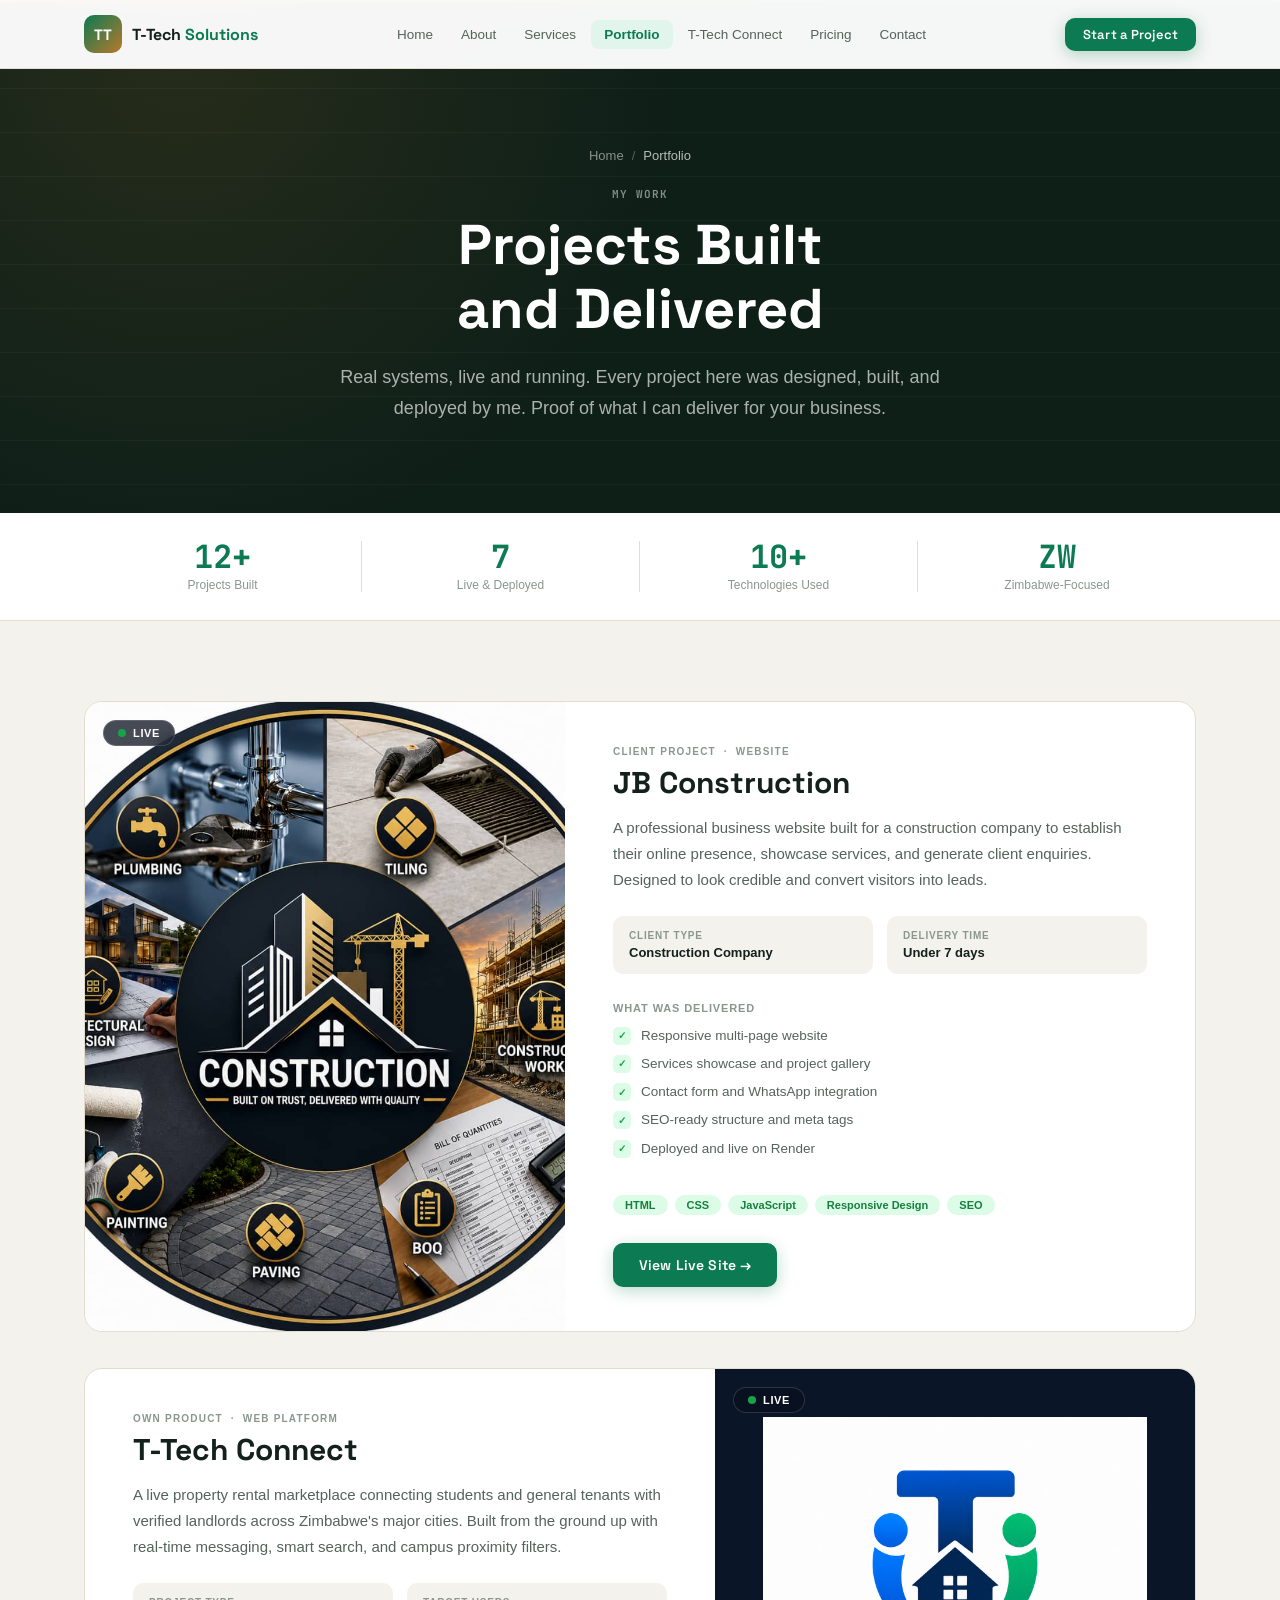
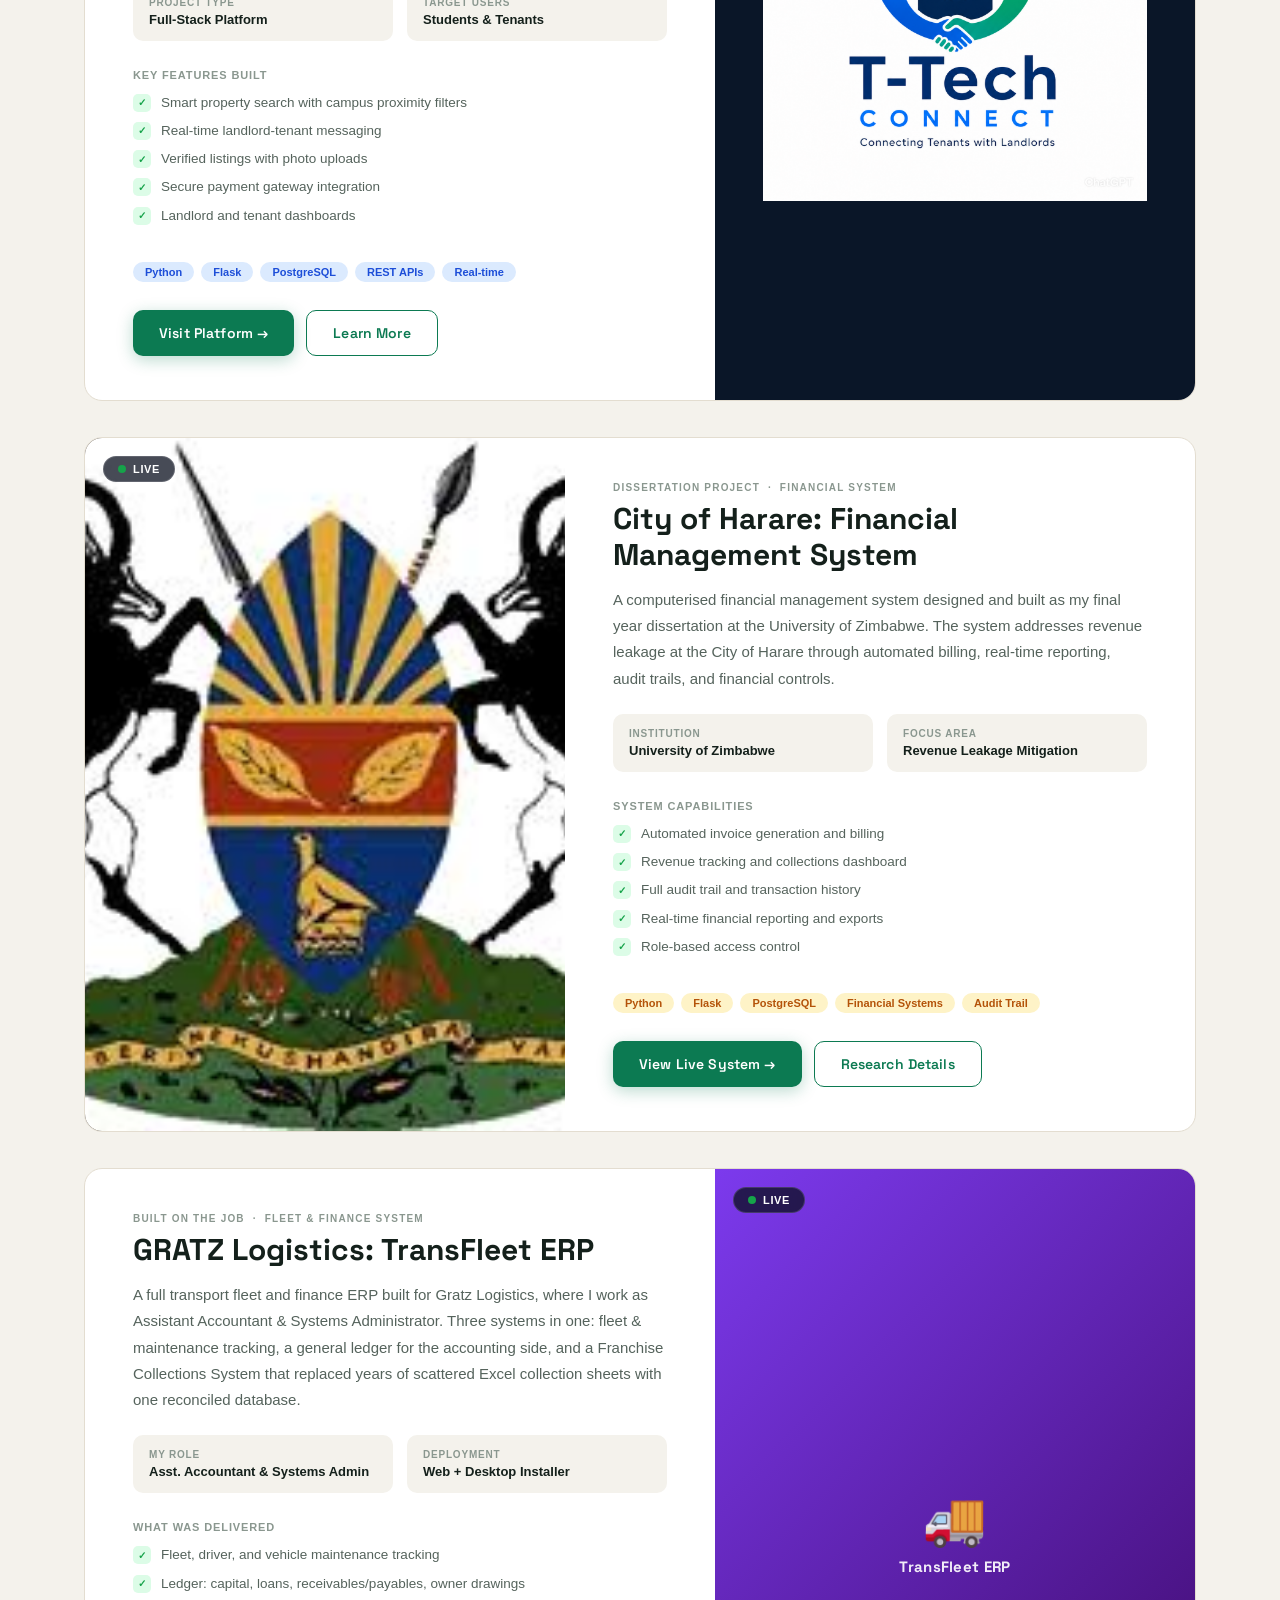
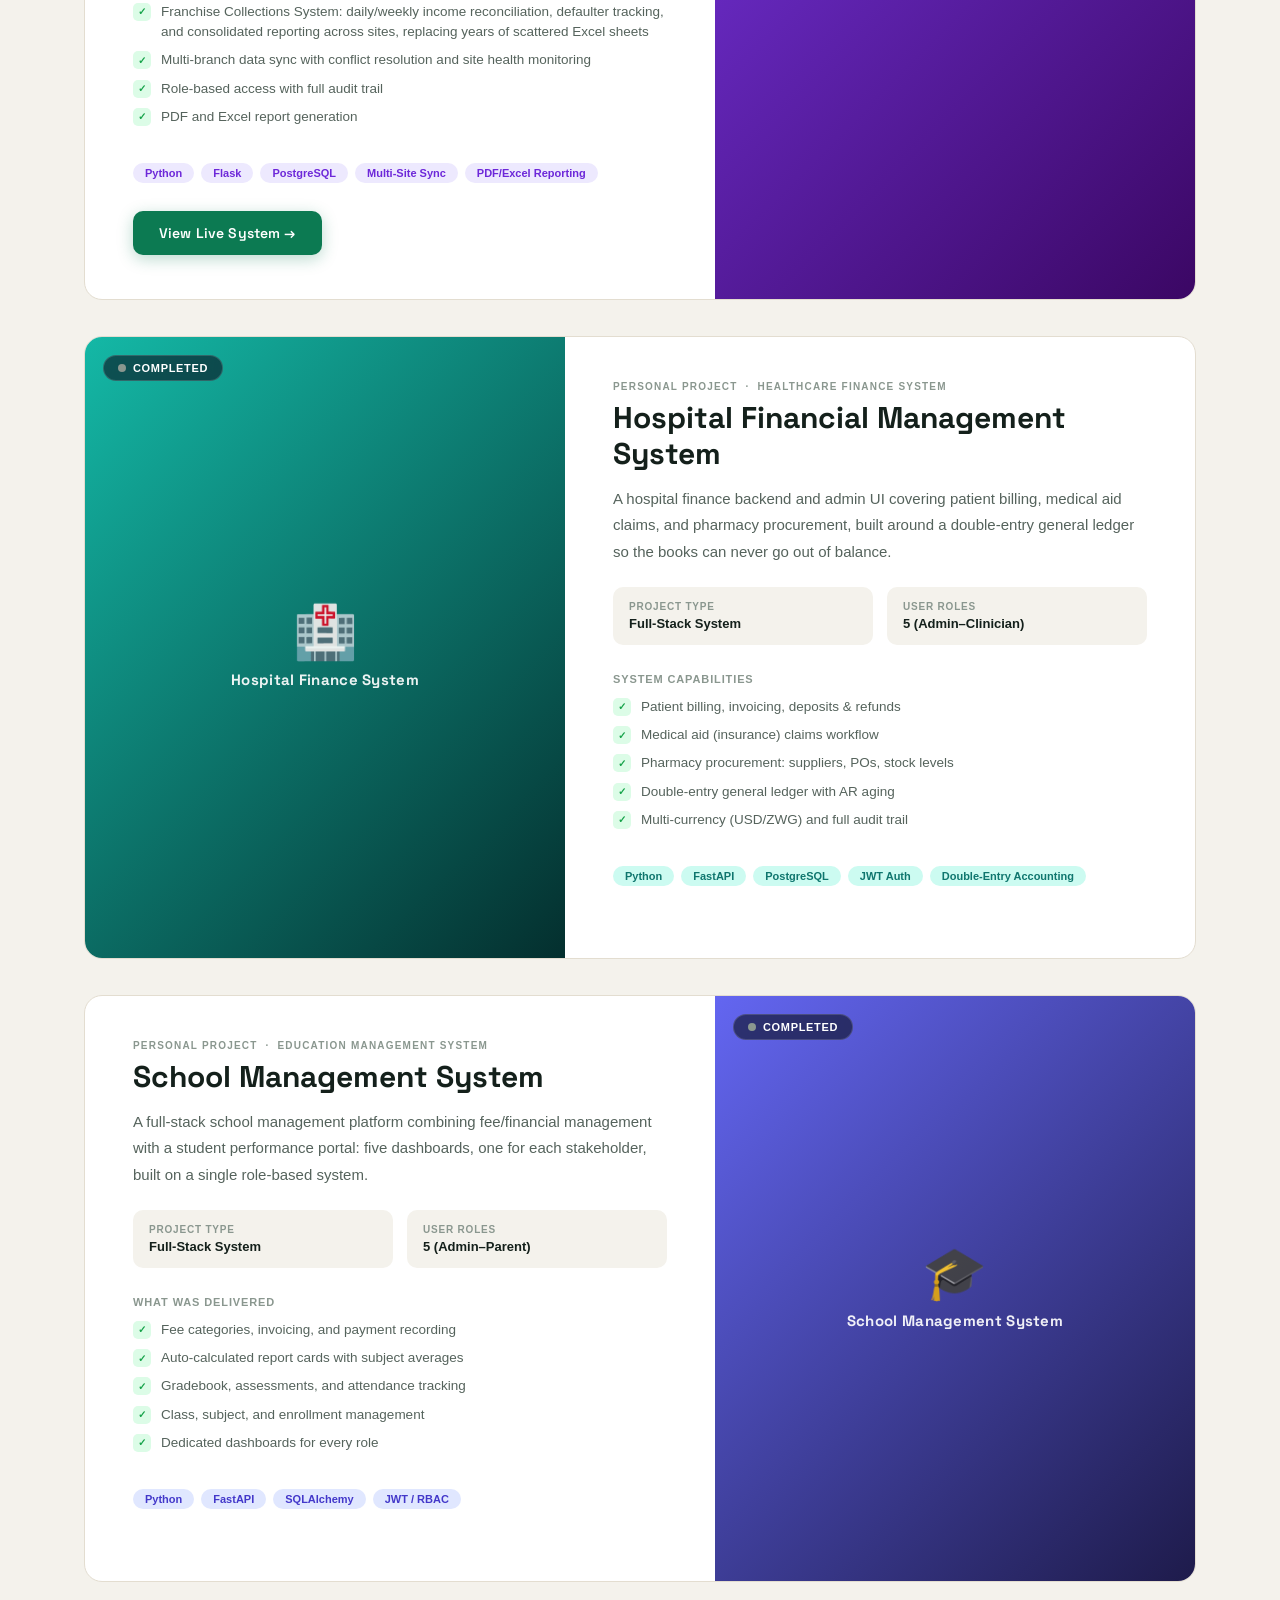
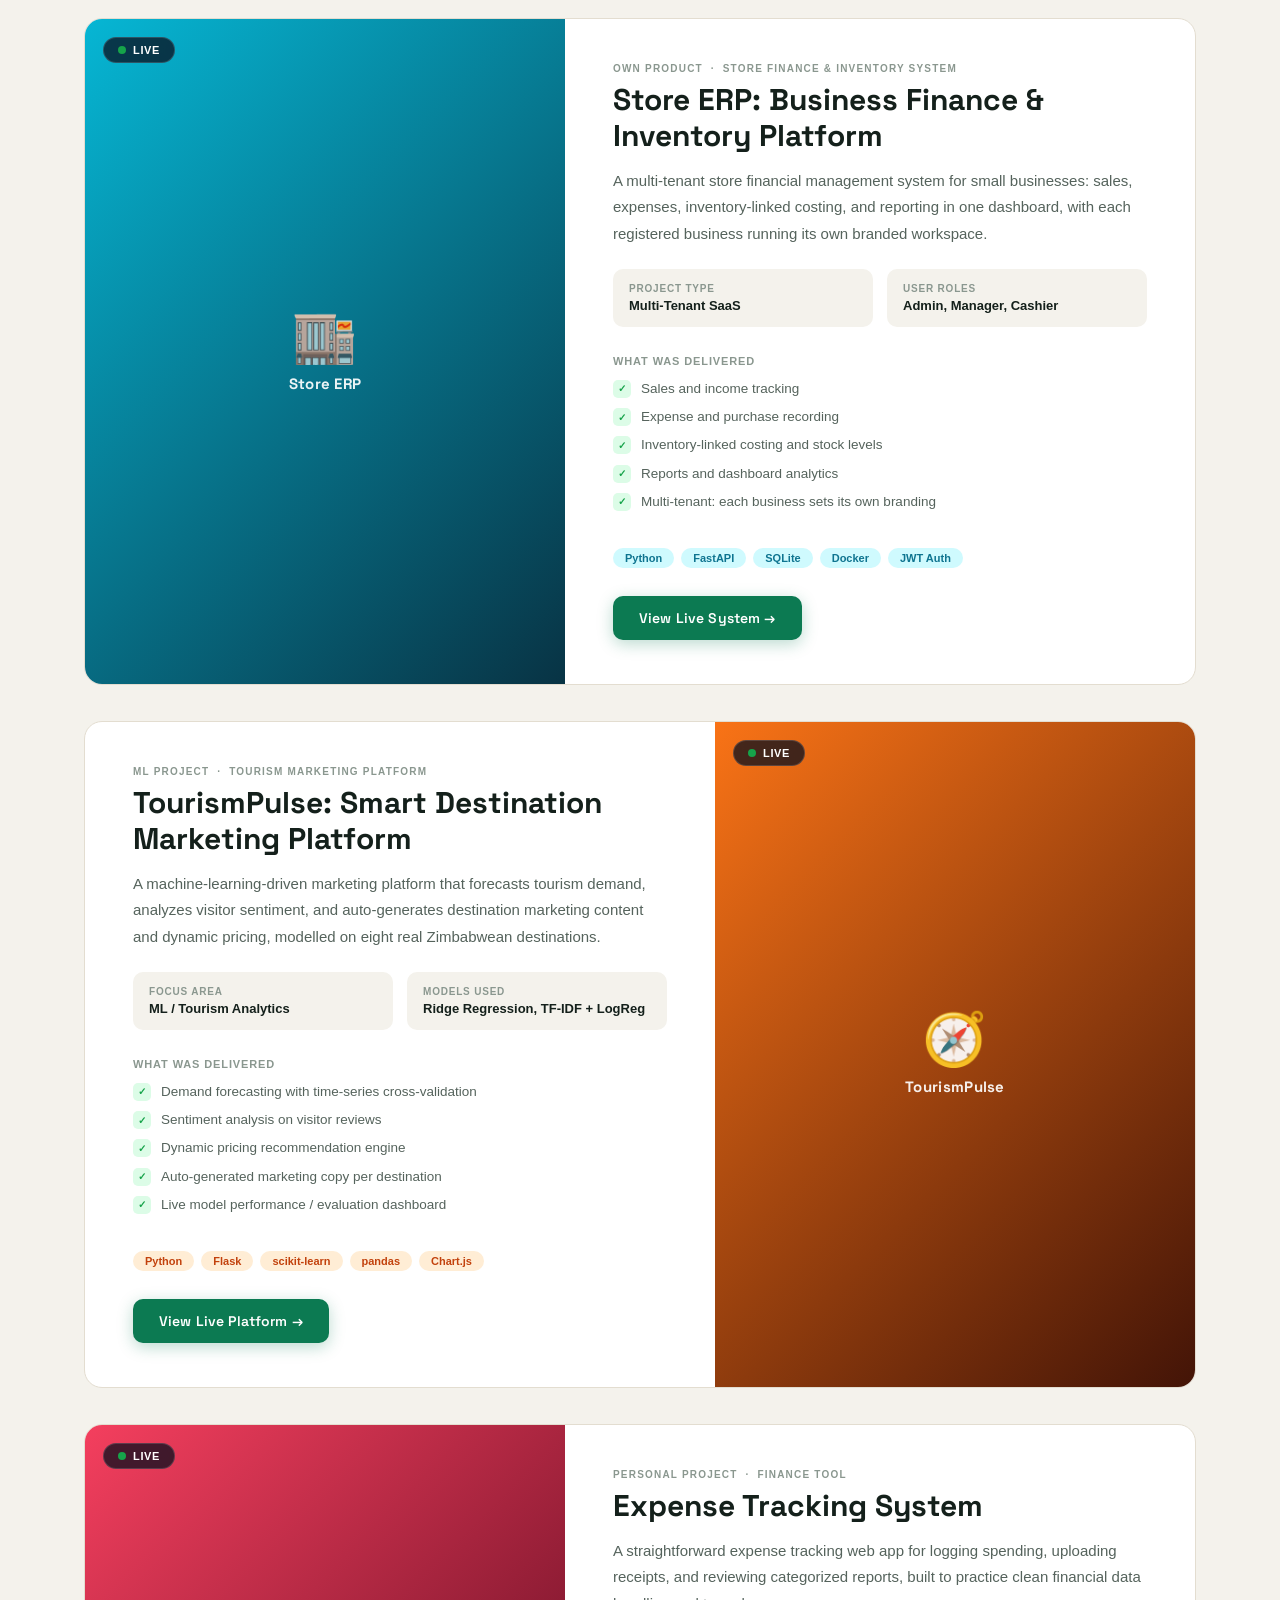
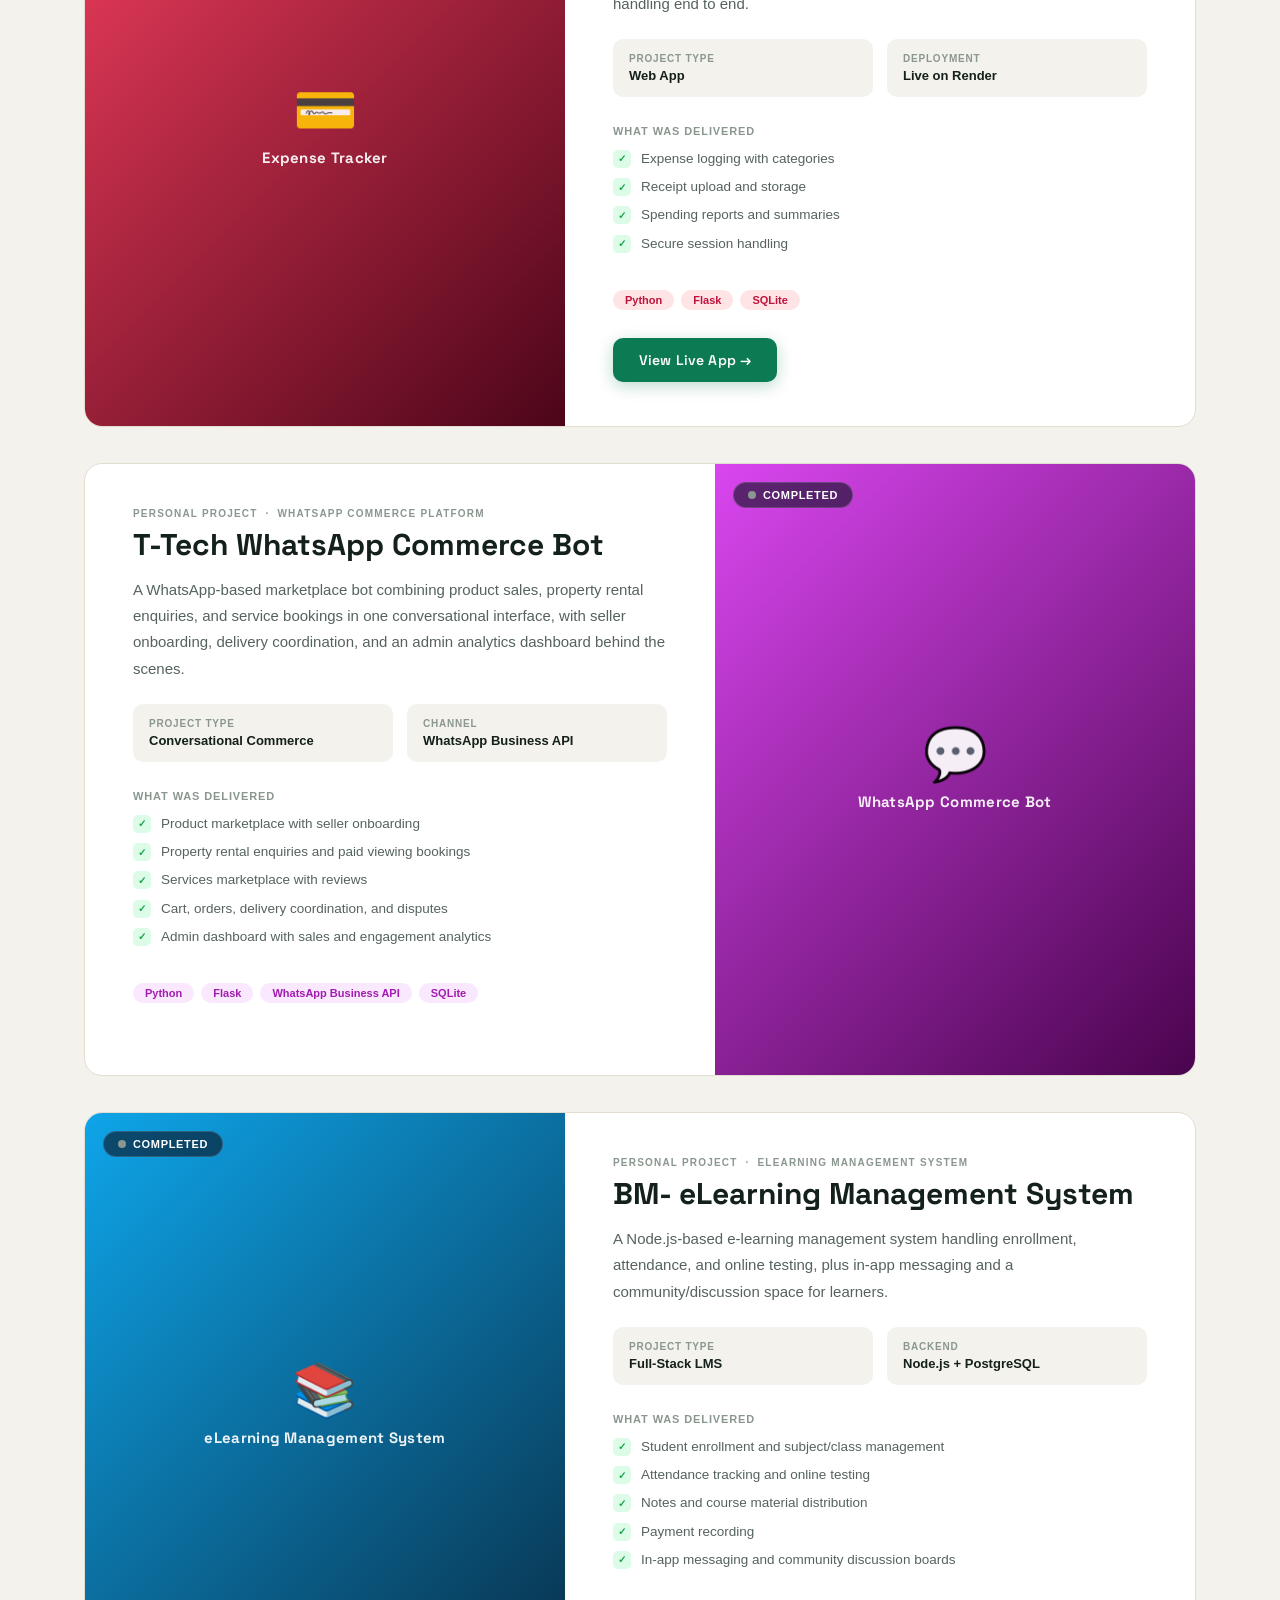
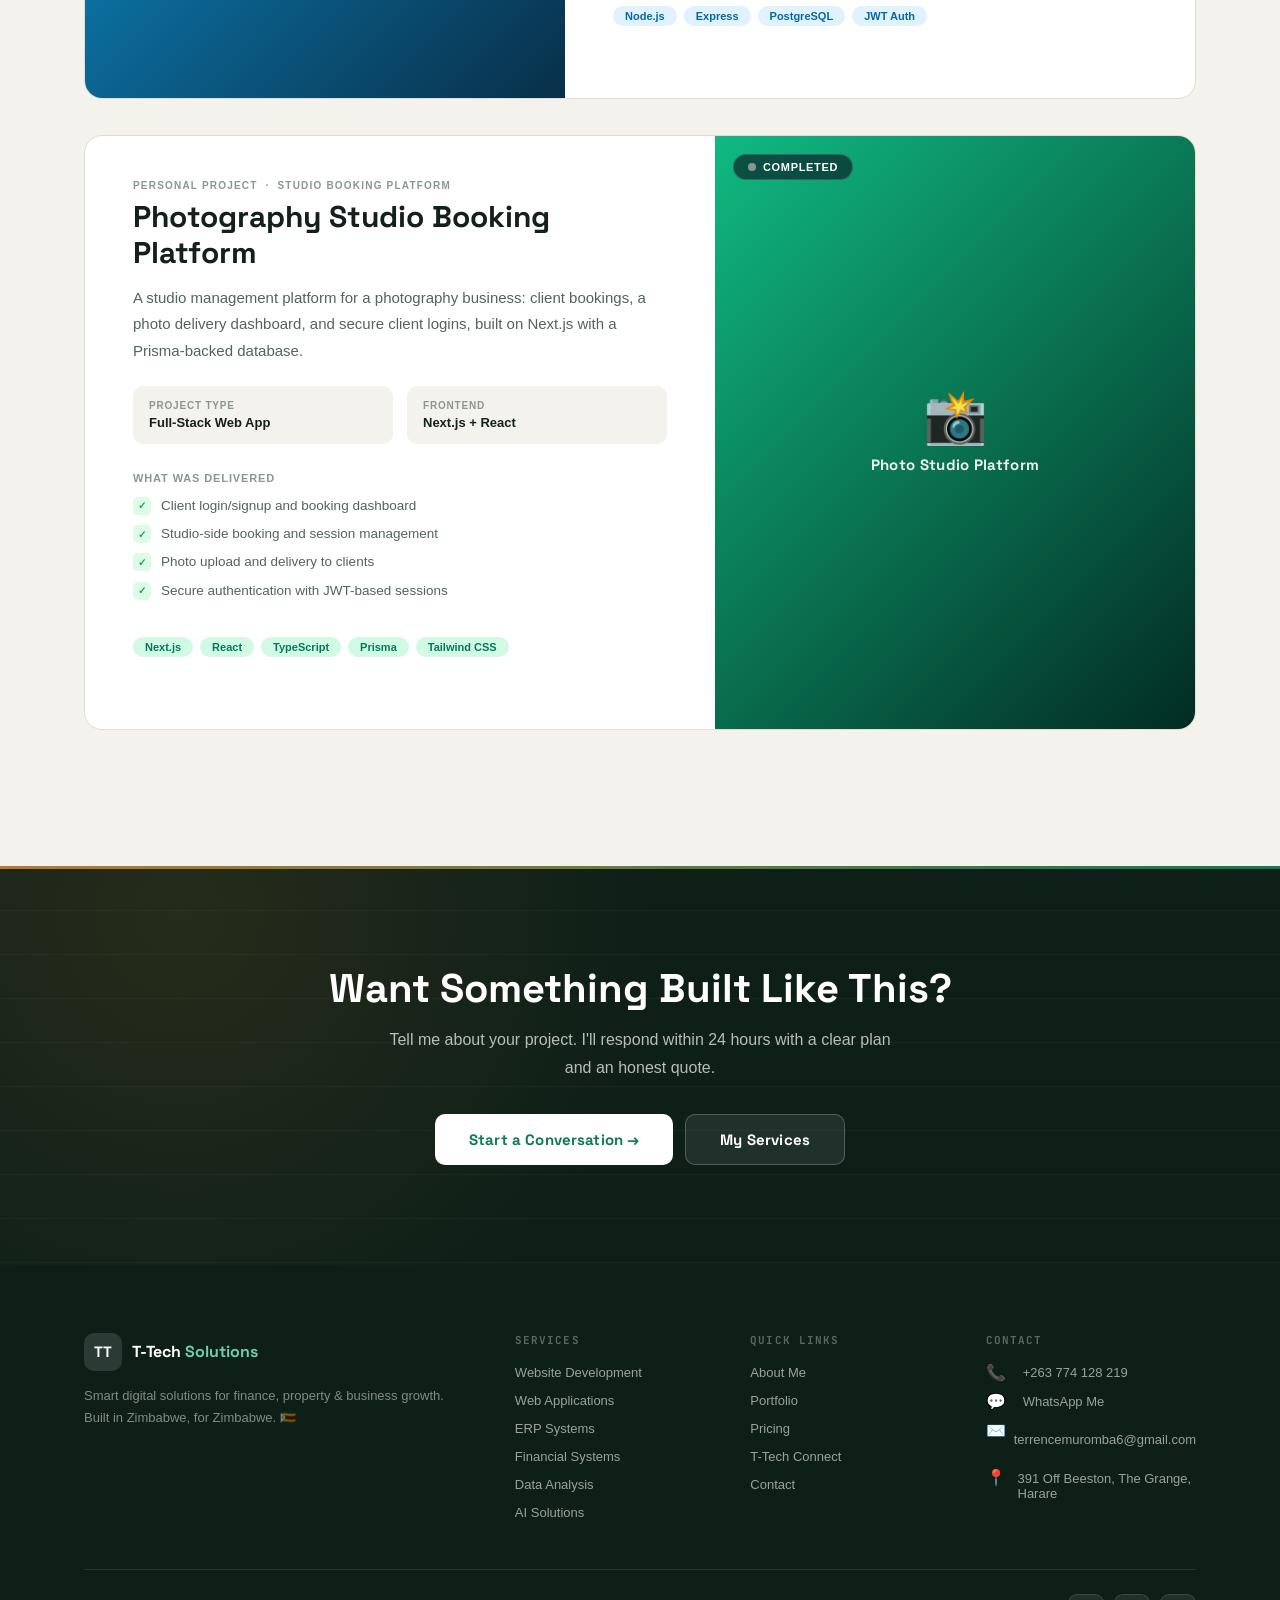
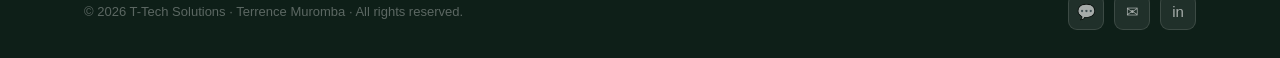
<file: portfolio.html>
<!DOCTYPE html>
<html lang="en">
<head>
  <meta charset="UTF-8"/>
  <meta name="viewport" content="width=device-width, initial-scale=1.0"/>
  <title>Portfolio | 12+ Projects by Terrence Muromba | T-Tech Solutions Zimbabwe</title>
  <meta name="description" content="Portfolio of real projects built and delivered by Terrence Muromba: ERP, finance, healthcare, education, logistics, and marketing systems, including JB Construction, T-Tech Connect, GRATZ Logistics, Store ERP, and TourismPulse. Live and deployed."/>
  <meta name="keywords" content="web developer portfolio Zimbabwe, T-Tech Solutions projects, software developer Harare portfolio, ERP developer Zimbabwe, financial system Zimbabwe, property platform Zimbabwe, JB Construction website, T-Tech Connect, GRATZ Logistics"/>
  <meta name="author" content="Terrence Muromba, T-Tech Solutions"/>
  <meta name="robots" content="index, follow"/>
  <meta property="og:title" content="Portfolio | 12+ Projects by Terrence Muromba | T-Tech Solutions"/>
  <meta property="og:description" content="Real systems live and running: ERP, finance, healthcare, education, logistics, and marketing platforms built and deployed by Terrence Muromba."/>
  <meta property="og:type" content="website"/>
  <meta property="og:url" content="https://t-techsolutions.co.zw/portfolio.html"/>
  <meta property="og:image" content="https://t-techsolutions.co.zw/images/jb-construction.jpg"/>
  <meta name="twitter:card" content="summary_large_image"/>
  <meta name="twitter:title" content="Portfolio | T-Tech Solutions Zimbabwe"/>
  <meta name="twitter:description" content="Real live projects: JB Construction website, T-Tech Connect rental platform, City of Harare FMS."/>
  <link rel="canonical" href="https://t-techsolutions.co.zw/portfolio.html"/>
  <link rel="preconnect" href="https://fonts.googleapis.com"/>
  <link href="https://fonts.googleapis.com/css2?family=Space+Grotesk:wght@400;500;600;700&family=JetBrains+Mono:wght@400;500;600;700&display=swap" rel="stylesheet"/>
  <link rel="stylesheet" href="styles.css"/>
  <style>
    /* ── Portfolio page styles ─────────────────────────────── */
    .portfolio-hero {
      padding: 148px 0 88px; position: relative; overflow: hidden;
      background: var(--ink);
      background-image:
        repeating-linear-gradient(180deg, rgba(255,255,255,.035) 0px, rgba(255,255,255,.035) 1px, transparent 1px, transparent 44px),
        radial-gradient(circle at 14% 12%, rgba(184,121,42,.14), transparent 42%);
    }
    .portfolio-hero::before {
      content: ''; position: absolute; top: 0; left: 0; right: 0; height: 3px;
      background: linear-gradient(90deg, var(--accent), var(--primary));
    }
    .portfolio-hero-content { position: relative; z-index: 1; text-align: center; max-width: 760px; margin: 0 auto; }
    .portfolio-hero .breadcrumb { justify-content: center; margin-bottom: 24px; }
    .portfolio-hero .eyebrow { color: rgba(255,255,255,.5); }
    .portfolio-hero h1 { color: #fff; margin-bottom: 20px; }
    .portfolio-hero .lead { color: rgba(255,255,255,.65); font-size: 18px; max-width: 620px; margin: 0 auto; }

    /* Stats strip */
    .port-stats { background: #fff; border-bottom: 1px solid var(--border); padding: 28px 0; }
    .port-stats-grid { display: grid; grid-template-columns: repeat(4,1fr); gap: 0; text-align: center; }
    .port-stat { padding: 0 24px; border-right: 1px solid var(--border); }
    .port-stat:last-child { border-right: none; }
    .port-stat-num { font-family: 'JetBrains Mono', monospace; font-size: 32px; font-weight: 700; color: var(--primary); line-height: 1; }
    .port-stat-lbl { font-size: 12px; color: var(--text-muted); margin-top: 5px; }
    @media(max-width:640px){ .port-stats-grid{ grid-template-columns:repeat(2,1fr); } .port-stat{ border-bottom:1px solid var(--border); padding:16px; } }

    /* Project cards */
    .projects-section { padding: 80px 0 100px; background: var(--bg); }

    .proj-full-card {
      background: var(--white); border-radius: var(--radius-xl);
      border: 1px solid var(--border); overflow: hidden;
      margin-bottom: 36px; transition: box-shadow .3s;
    }
    .proj-full-card:hover { box-shadow: var(--shadow-lg); }

    .proj-full-grid { display: grid; grid-template-columns: 480px 1fr; min-height: 340px; }
    .proj-full-grid.reverse { direction: rtl; }
    .proj-full-grid.reverse > * { direction: ltr; }
    @media(max-width:900px){ .proj-full-grid, .proj-full-grid.reverse { grid-template-columns:1fr; direction:ltr; } }

    .proj-full-image { position: relative; overflow: hidden; min-height: 280px; }
    .proj-full-image img { width: 100%; height: 100%; object-fit: cover; object-position: top; display: block; transition: transform .5s; }
    .proj-full-card:hover .proj-full-image img { transform: scale(1.04); }

    .proj-status {
      position: absolute; top: 18px; left: 18px;
      display: flex; align-items: center; gap: 7px;
      background: rgba(10,15,30,.75); backdrop-filter: blur(8px);
      border: 1px solid rgba(255,255,255,.15);
      color: #fff; font-size: 11px; font-weight: 600;
      letter-spacing: .06em; text-transform: uppercase;
      padding: 6px 14px; border-radius: 99px;
    }

    .proj-full-body { padding: 44px 48px; display: flex; flex-direction: column; justify-content: center; }
    @media(max-width:900px){ .proj-full-body{ padding: 32px 28px; } }

    .proj-type { font-size: 10px; font-weight: 700; letter-spacing: .12em; text-transform: uppercase; color: var(--text-muted); margin-bottom: 8px; }
    .proj-title { font-family: 'Space Grotesk', sans-serif; font-size: clamp(22px,3vw,30px); font-weight: 700; color: var(--text); margin-bottom: 14px; line-height: 1.2; }
    .proj-summary { font-size: 15px; line-height: 1.75; color: var(--text-sec); margin-bottom: 22px; }

    .proj-detail-grid { display: grid; grid-template-columns: 1fr 1fr; gap: 14px; margin-bottom: 28px; }
    @media(max-width:480px){ .proj-detail-grid{ grid-template-columns:1fr; } }
    .proj-detail { background: var(--bg); border-radius: var(--radius); padding: 14px 16px; }
    .proj-detail-label { font-size: 10px; font-weight: 700; letter-spacing: .08em; text-transform: uppercase; color: var(--text-muted); margin-bottom: 4px; }
    .proj-detail-value { font-size: 13px; font-weight: 600; color: var(--text); }

    .proj-tech-row { display: flex; flex-wrap: wrap; gap: 7px; margin-bottom: 28px; }
    .proj-tech { font-size: 11px; font-weight: 600; padding: 4px 12px; border-radius: 99px; background: var(--primary-light); color: var(--primary); }

    .proj-deliverables { margin-bottom: 28px; }
    .proj-deliverables-title { font-size: 11px; font-weight: 700; letter-spacing: .08em; text-transform: uppercase; color: var(--text-muted); margin-bottom: 12px; }
    .proj-del-item { display: flex; align-items: flex-start; gap: 10px; font-size: 13.5px; color: var(--text-sec); margin-bottom: 8px; line-height: 1.5; }
    .proj-del-dot { width: 18px; height: 18px; border-radius: 5px; background: var(--green-light); color: var(--green); display: flex; align-items: center; justify-content: center; font-size: 10px; font-weight: 800; flex-shrink: 0; margin-top: 1px; }

    .proj-actions { display: flex; gap: 12px; flex-wrap: wrap; }

    /* Accent colours per card */
    .accent-green .proj-tech { background: #dcfce7; color: #15803d; }
    .accent-blue  .proj-tech { background: #dbeafe; color: #1d4ed8; }
    .accent-amber .proj-tech { background: #fef3c7; color: #b45309; }
    .accent-purple  .proj-tech { background: #ede9fe; color: #6d28d9; }
    .accent-teal    .proj-tech { background: #ccfbf1; color: #0f766e; }
    .accent-indigo  .proj-tech { background: #e0e7ff; color: #4338ca; }
    .accent-cyan    .proj-tech { background: #cffafe; color: #0e7490; }
    .accent-orange  .proj-tech { background: #ffedd5; color: #c2410c; }
    .accent-rose    .proj-tech { background: #ffe4e6; color: #be123c; }
    .accent-fuchsia .proj-tech { background: #fae8ff; color: #a21caf; }
    .accent-sky     .proj-tech { background: #e0f2fe; color: #0369a1; }
    .accent-emerald .proj-tech { background: #d1fae5; color: #047857; }

    /* Placeholder image (no screenshot yet) */
    .proj-placeholder { display: flex; align-items: center; justify-content: center; }
    .proj-placeholder-inner { text-align: center; color: rgba(255,255,255,.92); }
    .proj-placeholder-icon { font-size: 52px; line-height: 1; margin-bottom: 12px; }
    .proj-placeholder-label { font-family: 'Space Grotesk', sans-serif; font-weight: 700; font-size: 15px; letter-spacing: .02em; }
    .proj-placeholder.accent-purple  { background: linear-gradient(135deg,#7c3aed,#3b0764); }
    .proj-placeholder.accent-teal    { background: linear-gradient(135deg,#14b8a6,#042f2e); }
    .proj-placeholder.accent-indigo  { background: linear-gradient(135deg,#6366f1,#1e1b4b); }
    .proj-placeholder.accent-cyan    { background: linear-gradient(135deg,#06b6d4,#083344); }
    .proj-placeholder.accent-orange  { background: linear-gradient(135deg,#f97316,#431407); }
    .proj-placeholder.accent-rose    { background: linear-gradient(135deg,#f43f5e,#4c0519); }
    .proj-placeholder.accent-fuchsia { background: linear-gradient(135deg,#d946ef,#4a044e); }
    .proj-placeholder.accent-sky     { background: linear-gradient(135deg,#0ea5e9,#082f49); }
    .proj-placeholder.accent-emerald { background: linear-gradient(135deg,#10b981,#022c22); }

    /* Completed (not-yet-deployed) status badge */
    .proj-status.completed { background: rgba(10,15,30,.6); }
    .static-dot { width: 8px; height: 8px; border-radius: 50%; background: var(--text-muted); display: inline-block; }
  </style>
</head>
<body>

<!-- NAV -->
<nav>
  <div class="container">
    <div class="nav-inner">
      <a href="index.html" class="nav-logo">
        <div class="logo-mark">TT</div>
        <span class="logo-name">T-Tech <span>Solutions</span></span>
      </a>
      <div class="nav-links">
        <a href="index.html">Home</a>
        <a href="about.html">About</a>
        <a href="services.html">Services</a>
        <a href="portfolio.html" class="active">Portfolio</a>
        <a href="connect.html">T-Tech Connect</a>
        <a href="pricing.html">Pricing</a>
        <a href="contact.html">Contact</a>
      </div>
      <div class="nav-cta"><a href="contact.html" class="btn btn-primary btn-sm">Start a Project</a></div>
      <button class="hamburger" aria-label="Open menu" aria-expanded="false">
        <svg width="22" height="22" viewBox="0 0 24 24" fill="none" stroke="#374151" stroke-width="2">
          <line x1="3" y1="6" x2="21" y2="6"/><line x1="3" y1="12" x2="21" y2="12"/><line x1="3" y1="18" x2="21" y2="18"/>
        </svg>
      </button>
    </div>
  </div>
</nav>
<div class="mobile-menu">
  <a href="index.html">Home</a>
  <a href="about.html">About</a>
  <a href="services.html">Services</a>
  <a href="portfolio.html" class="active">Portfolio</a>
  <a href="connect.html">T-Tech Connect</a>
  <a href="pricing.html">Pricing</a>
  <a href="contact.html">Contact</a>
  <a href="contact.html" class="btn btn-primary btn-full" style="margin-top:20px;">Start a Project →</a>
</div>

<!-- PAGE HERO -->
<section class="portfolio-hero">
  <div class="container">
    <div class="portfolio-hero-content">
      <div class="breadcrumb">
        <a href="index.html">Home</a><span>/</span>
        <span style="color:rgba(255,255,255,.7);">Portfolio</span>
      </div>
      <span class="eyebrow">My Work</span>
      <h1>Projects Built<br/>and Delivered</h1>
      <p class="lead">Real systems, live and running. Every project here was designed, built, and deployed by me. Proof of what I can deliver for your business.</p>
    </div>
  </div>
</section>

<!-- STATS STRIP -->
<div class="port-stats">
  <div class="container">
    <div class="port-stats-grid">
      <div class="port-stat reveal">
        <div class="port-stat-num">12+</div>
        <div class="port-stat-lbl">Projects Built</div>
      </div>
      <div class="port-stat reveal s1">
        <div class="port-stat-num">7</div>
        <div class="port-stat-lbl">Live &amp; Deployed</div>
      </div>
      <div class="port-stat reveal s2">
        <div class="port-stat-num">10+</div>
        <div class="port-stat-lbl">Technologies Used</div>
      </div>
      <div class="port-stat reveal s3">
        <div class="port-stat-num">ZW</div>
        <div class="port-stat-lbl">Zimbabwe-Focused</div>
      </div>
    </div>
  </div>
</div>

<!-- PROJECTS -->
<section class="projects-section">
  <div class="container">

    <!-- Project 1: JB Construction -->
    <div class="proj-full-card accent-green reveal">
      <div class="proj-full-grid">
        <div class="proj-full-image">
          <img src="images/jb-construction.jpg" alt="JB Construction website"/>
          <div class="proj-status"><span class="pulse-dot"></span>Live</div>
        </div>
        <div class="proj-full-body">
          <div class="proj-type">Client Project &nbsp;·&nbsp; Website</div>
          <div class="proj-title">JB Construction</div>
          <p class="proj-summary">A professional business website built for a construction company to establish their online presence, showcase services, and generate client enquiries. Designed to look credible and convert visitors into leads.</p>
          <div class="proj-detail-grid">
            <div class="proj-detail">
              <div class="proj-detail-label">Client Type</div>
              <div class="proj-detail-value">Construction Company</div>
            </div>
            <div class="proj-detail">
              <div class="proj-detail-label">Delivery Time</div>
              <div class="proj-detail-value">Under 7 days</div>
            </div>
          </div>
          <div class="proj-deliverables">
            <div class="proj-deliverables-title">What Was Delivered</div>
            <div class="proj-del-item"><div class="proj-del-dot">✓</div>Responsive multi-page website</div>
            <div class="proj-del-item"><div class="proj-del-dot">✓</div>Services showcase and project gallery</div>
            <div class="proj-del-item"><div class="proj-del-dot">✓</div>Contact form and WhatsApp integration</div>
            <div class="proj-del-item"><div class="proj-del-dot">✓</div>SEO-ready structure and meta tags</div>
            <div class="proj-del-item"><div class="proj-del-dot">✓</div>Deployed and live on Render</div>
          </div>
          <div class="proj-tech-row">
            <span class="proj-tech">HTML</span>
            <span class="proj-tech">CSS</span>
            <span class="proj-tech">JavaScript</span>
            <span class="proj-tech">Responsive Design</span>
            <span class="proj-tech">SEO</span>
          </div>
          <div class="proj-actions">
            <a href="https://jb-constructions.onrender.com" target="_blank" rel="noopener" class="btn btn-primary">View Live Site →</a>
          </div>
        </div>
      </div>
    </div>

    <!-- Project 2: T-Tech Connect -->
    <div class="proj-full-card accent-blue reveal">
      <div class="proj-full-grid reverse">
        <div class="proj-full-image" style="background:#0a1628;">
          <img src="images/logo.png" alt="T-Tech Connect platform" style="object-fit:contain;padding:48px;"/>
          <div class="proj-status"><span class="pulse-dot"></span>Live</div>
        </div>
        <div class="proj-full-body">
          <div class="proj-type">Own Product &nbsp;·&nbsp; Web Platform</div>
          <div class="proj-title">T-Tech Connect</div>
          <p class="proj-summary">A live property rental marketplace connecting students and general tenants with verified landlords across Zimbabwe's major cities. Built from the ground up with real-time messaging, smart search, and campus proximity filters.</p>
          <div class="proj-detail-grid">
            <div class="proj-detail">
              <div class="proj-detail-label">Project Type</div>
              <div class="proj-detail-value">Full-Stack Platform</div>
            </div>
            <div class="proj-detail">
              <div class="proj-detail-label">Target Users</div>
              <div class="proj-detail-value">Students &amp; Tenants</div>
            </div>
          </div>
          <div class="proj-deliverables">
            <div class="proj-deliverables-title">Key Features Built</div>
            <div class="proj-del-item"><div class="proj-del-dot">✓</div>Smart property search with campus proximity filters</div>
            <div class="proj-del-item"><div class="proj-del-dot">✓</div>Real-time landlord-tenant messaging</div>
            <div class="proj-del-item"><div class="proj-del-dot">✓</div>Verified listings with photo uploads</div>
            <div class="proj-del-item"><div class="proj-del-dot">✓</div>Secure payment gateway integration</div>
            <div class="proj-del-item"><div class="proj-del-dot">✓</div>Landlord and tenant dashboards</div>
          </div>
          <div class="proj-tech-row">
            <span class="proj-tech">Python</span>
            <span class="proj-tech">Flask</span>
            <span class="proj-tech">PostgreSQL</span>
            <span class="proj-tech">REST APIs</span>
            <span class="proj-tech">Real-time</span>
          </div>
          <div class="proj-actions">
            <a href="https://t-tech-connect1-1.onrender.com" target="_blank" rel="noopener" class="btn btn-primary">Visit Platform →</a>
            <a href="connect.html" class="btn btn-outline">Learn More</a>
          </div>
        </div>
      </div>
    </div>

    <!-- Project 3: City of Harare FMS -->
    <div class="proj-full-card accent-amber reveal">
      <div class="proj-full-grid">
        <div class="proj-full-image" style="background:#1a0f00;">
          <img src="images/COH.png" alt="City of Harare Financial Management System"/>
          <div class="proj-status"><span class="pulse-dot"></span>Live</div>
        </div>
        <div class="proj-full-body">
          <div class="proj-type">Dissertation Project &nbsp;·&nbsp; Financial System</div>
          <div class="proj-title">City of Harare: Financial Management System</div>
          <p class="proj-summary">A computerised financial management system designed and built as my final year dissertation at the University of Zimbabwe. The system addresses revenue leakage at the City of Harare through automated billing, real-time reporting, audit trails, and financial controls.</p>
          <div class="proj-detail-grid">
            <div class="proj-detail">
              <div class="proj-detail-label">Institution</div>
              <div class="proj-detail-value">University of Zimbabwe</div>
            </div>
            <div class="proj-detail">
              <div class="proj-detail-label">Focus Area</div>
              <div class="proj-detail-value">Revenue Leakage Mitigation</div>
            </div>
          </div>
          <div class="proj-deliverables">
            <div class="proj-deliverables-title">System Capabilities</div>
            <div class="proj-del-item"><div class="proj-del-dot">✓</div>Automated invoice generation and billing</div>
            <div class="proj-del-item"><div class="proj-del-dot">✓</div>Revenue tracking and collections dashboard</div>
            <div class="proj-del-item"><div class="proj-del-dot">✓</div>Full audit trail and transaction history</div>
            <div class="proj-del-item"><div class="proj-del-dot">✓</div>Real-time financial reporting and exports</div>
            <div class="proj-del-item"><div class="proj-del-dot">✓</div>Role-based access control</div>
          </div>
          <div class="proj-tech-row">
            <span class="proj-tech">Python</span>
            <span class="proj-tech">Flask</span>
            <span class="proj-tech">PostgreSQL</span>
            <span class="proj-tech">Financial Systems</span>
            <span class="proj-tech">Audit Trail</span>
          </div>
          <div class="proj-actions">
            <a href="https://financial-management-system-7.onrender.com" target="_blank" rel="noopener" class="btn btn-primary">View Live System →</a>
            <a href="about.html#dissertation" class="btn btn-outline">Research Details</a>
          </div>
        </div>
      </div>
    </div>

    <!-- Project 4: GRATZ Transport Fleet & Finance -->
    <div class="proj-full-card accent-purple reveal">
      <div class="proj-full-grid reverse">
        <div class="proj-full-image proj-placeholder accent-purple">
          <div class="proj-placeholder-inner">
            <div class="proj-placeholder-icon">🚚</div>
            <div class="proj-placeholder-label">TransFleet ERP</div>
          </div>
          <div class="proj-status"><span class="pulse-dot"></span>Live</div>
        </div>
        <div class="proj-full-body">
          <div class="proj-type">Built on the Job &nbsp;·&nbsp; Fleet &amp; Finance System</div>
          <div class="proj-title">GRATZ Logistics: TransFleet ERP</div>
          <p class="proj-summary">A full transport fleet and finance ERP built for Gratz Logistics, where I work as Assistant Accountant &amp; Systems Administrator. Three systems in one: fleet &amp; maintenance tracking, a general ledger for the accounting side, and a Franchise Collections System that replaced years of scattered Excel collection sheets with one reconciled database.</p>
          <div class="proj-detail-grid">
            <div class="proj-detail">
              <div class="proj-detail-label">My Role</div>
              <div class="proj-detail-value">Asst. Accountant &amp; Systems Admin</div>
            </div>
            <div class="proj-detail">
              <div class="proj-detail-label">Deployment</div>
              <div class="proj-detail-value">Web + Desktop Installer</div>
            </div>
          </div>
          <div class="proj-deliverables">
            <div class="proj-deliverables-title">What Was Delivered</div>
            <div class="proj-del-item"><div class="proj-del-dot">✓</div>Fleet, driver, and vehicle maintenance tracking</div>
            <div class="proj-del-item"><div class="proj-del-dot">✓</div>Ledger: capital, loans, receivables/payables, owner drawings</div>
            <div class="proj-del-item"><div class="proj-del-dot">✓</div>Franchise Collections System: daily/weekly income reconciliation, defaulter tracking, and consolidated reporting across sites, replacing years of scattered Excel sheets</div>
            <div class="proj-del-item"><div class="proj-del-dot">✓</div>Multi-branch data sync with conflict resolution and site health monitoring</div>
            <div class="proj-del-item"><div class="proj-del-dot">✓</div>Role-based access with full audit trail</div>
            <div class="proj-del-item"><div class="proj-del-dot">✓</div>PDF and Excel report generation</div>
          </div>
          <div class="proj-tech-row">
            <span class="proj-tech">Python</span>
            <span class="proj-tech">Flask</span>
            <span class="proj-tech">PostgreSQL</span>
            <span class="proj-tech">Multi-Site Sync</span>
            <span class="proj-tech">PDF/Excel Reporting</span>
          </div>
          <div class="proj-actions">
            <a href="https://transport-financial-system.onrender.com" target="_blank" rel="noopener" class="btn btn-primary">View Live System →</a>
          </div>
        </div>
      </div>
    </div>

    <!-- Project 5: Hospital Financial Management System -->
    <div class="proj-full-card accent-teal reveal">
      <div class="proj-full-grid">
        <div class="proj-full-image proj-placeholder accent-teal">
          <div class="proj-placeholder-inner">
            <div class="proj-placeholder-icon">🏥</div>
            <div class="proj-placeholder-label">Hospital Finance System</div>
          </div>
          <div class="proj-status completed"><span class="static-dot"></span>Completed</div>
        </div>
        <div class="proj-full-body">
          <div class="proj-type">Personal Project &nbsp;·&nbsp; Healthcare Finance System</div>
          <div class="proj-title">Hospital Financial Management System</div>
          <p class="proj-summary">A hospital finance backend and admin UI covering patient billing, medical aid claims, and pharmacy procurement, built around a double-entry general ledger so the books can never go out of balance.</p>
          <div class="proj-detail-grid">
            <div class="proj-detail">
              <div class="proj-detail-label">Project Type</div>
              <div class="proj-detail-value">Full-Stack System</div>
            </div>
            <div class="proj-detail">
              <div class="proj-detail-label">User Roles</div>
              <div class="proj-detail-value">5 (Admin–Clinician)</div>
            </div>
          </div>
          <div class="proj-deliverables">
            <div class="proj-deliverables-title">System Capabilities</div>
            <div class="proj-del-item"><div class="proj-del-dot">✓</div>Patient billing, invoicing, deposits &amp; refunds</div>
            <div class="proj-del-item"><div class="proj-del-dot">✓</div>Medical aid (insurance) claims workflow</div>
            <div class="proj-del-item"><div class="proj-del-dot">✓</div>Pharmacy procurement: suppliers, POs, stock levels</div>
            <div class="proj-del-item"><div class="proj-del-dot">✓</div>Double-entry general ledger with AR aging</div>
            <div class="proj-del-item"><div class="proj-del-dot">✓</div>Multi-currency (USD/ZWG) and full audit trail</div>
          </div>
          <div class="proj-tech-row">
            <span class="proj-tech">Python</span>
            <span class="proj-tech">FastAPI</span>
            <span class="proj-tech">PostgreSQL</span>
            <span class="proj-tech">JWT Auth</span>
            <span class="proj-tech">Double-Entry Accounting</span>
          </div>
        </div>
      </div>
    </div>

    <!-- Project 6: School Management System -->
    <div class="proj-full-card accent-indigo reveal">
      <div class="proj-full-grid reverse">
        <div class="proj-full-image proj-placeholder accent-indigo">
          <div class="proj-placeholder-inner">
            <div class="proj-placeholder-icon">🎓</div>
            <div class="proj-placeholder-label">School Management System</div>
          </div>
          <div class="proj-status completed"><span class="static-dot"></span>Completed</div>
        </div>
        <div class="proj-full-body">
          <div class="proj-type">Personal Project &nbsp;·&nbsp; Education Management System</div>
          <div class="proj-title">School Management System</div>
          <p class="proj-summary">A full-stack school management platform combining fee/financial management with a student performance portal: five dashboards, one for each stakeholder, built on a single role-based system.</p>
          <div class="proj-detail-grid">
            <div class="proj-detail">
              <div class="proj-detail-label">Project Type</div>
              <div class="proj-detail-value">Full-Stack System</div>
            </div>
            <div class="proj-detail">
              <div class="proj-detail-label">User Roles</div>
              <div class="proj-detail-value">5 (Admin–Parent)</div>
            </div>
          </div>
          <div class="proj-deliverables">
            <div class="proj-deliverables-title">What Was Delivered</div>
            <div class="proj-del-item"><div class="proj-del-dot">✓</div>Fee categories, invoicing, and payment recording</div>
            <div class="proj-del-item"><div class="proj-del-dot">✓</div>Auto-calculated report cards with subject averages</div>
            <div class="proj-del-item"><div class="proj-del-dot">✓</div>Gradebook, assessments, and attendance tracking</div>
            <div class="proj-del-item"><div class="proj-del-dot">✓</div>Class, subject, and enrollment management</div>
            <div class="proj-del-item"><div class="proj-del-dot">✓</div>Dedicated dashboards for every role</div>
          </div>
          <div class="proj-tech-row">
            <span class="proj-tech">Python</span>
            <span class="proj-tech">FastAPI</span>
            <span class="proj-tech">SQLAlchemy</span>
            <span class="proj-tech">JWT / RBAC</span>
          </div>
        </div>
      </div>
    </div>

    <!-- Project 7: Store ERP -->
    <div class="proj-full-card accent-cyan reveal">
      <div class="proj-full-grid">
        <div class="proj-full-image proj-placeholder accent-cyan">
          <div class="proj-placeholder-inner">
            <div class="proj-placeholder-icon">🏬</div>
            <div class="proj-placeholder-label">Store ERP</div>
          </div>
          <div class="proj-status"><span class="pulse-dot"></span>Live</div>
        </div>
        <div class="proj-full-body">
          <div class="proj-type">Own Product &nbsp;·&nbsp; Store Finance &amp; Inventory System</div>
          <div class="proj-title">Store ERP: Business Finance &amp; Inventory Platform</div>
          <p class="proj-summary">A multi-tenant store financial management system for small businesses: sales, expenses, inventory-linked costing, and reporting in one dashboard, with each registered business running its own branded workspace.</p>
          <div class="proj-detail-grid">
            <div class="proj-detail">
              <div class="proj-detail-label">Project Type</div>
              <div class="proj-detail-value">Multi-Tenant SaaS</div>
            </div>
            <div class="proj-detail">
              <div class="proj-detail-label">User Roles</div>
              <div class="proj-detail-value">Admin, Manager, Cashier</div>
            </div>
          </div>
          <div class="proj-deliverables">
            <div class="proj-deliverables-title">What Was Delivered</div>
            <div class="proj-del-item"><div class="proj-del-dot">✓</div>Sales and income tracking</div>
            <div class="proj-del-item"><div class="proj-del-dot">✓</div>Expense and purchase recording</div>
            <div class="proj-del-item"><div class="proj-del-dot">✓</div>Inventory-linked costing and stock levels</div>
            <div class="proj-del-item"><div class="proj-del-dot">✓</div>Reports and dashboard analytics</div>
            <div class="proj-del-item"><div class="proj-del-dot">✓</div>Multi-tenant: each business sets its own branding</div>
          </div>
          <div class="proj-tech-row">
            <span class="proj-tech">Python</span>
            <span class="proj-tech">FastAPI</span>
            <span class="proj-tech">SQLite</span>
            <span class="proj-tech">Docker</span>
            <span class="proj-tech">JWT Auth</span>
          </div>
          <div class="proj-actions">
            <a href="https://store-erp-jd82.onrender.com" target="_blank" rel="noopener" class="btn btn-primary">View Live System →</a>
          </div>
        </div>
      </div>
    </div>

    <!-- Project 8: TourismPulse Marketing Platform -->
    <div class="proj-full-card accent-orange reveal">
      <div class="proj-full-grid reverse">
        <div class="proj-full-image proj-placeholder accent-orange">
          <div class="proj-placeholder-inner">
            <div class="proj-placeholder-icon">🧭</div>
            <div class="proj-placeholder-label">TourismPulse</div>
          </div>
          <div class="proj-status"><span class="pulse-dot"></span>Live</div>
        </div>
        <div class="proj-full-body">
          <div class="proj-type">ML Project &nbsp;·&nbsp; Tourism Marketing Platform</div>
          <div class="proj-title">TourismPulse: Smart Destination Marketing Platform</div>
          <p class="proj-summary">A machine-learning-driven marketing platform that forecasts tourism demand, analyzes visitor sentiment, and auto-generates destination marketing content and dynamic pricing, modelled on eight real Zimbabwean destinations.</p>
          <div class="proj-detail-grid">
            <div class="proj-detail">
              <div class="proj-detail-label">Focus Area</div>
              <div class="proj-detail-value">ML / Tourism Analytics</div>
            </div>
            <div class="proj-detail">
              <div class="proj-detail-label">Models Used</div>
              <div class="proj-detail-value">Ridge Regression, TF-IDF + LogReg</div>
            </div>
          </div>
          <div class="proj-deliverables">
            <div class="proj-deliverables-title">What Was Delivered</div>
            <div class="proj-del-item"><div class="proj-del-dot">✓</div>Demand forecasting with time-series cross-validation</div>
            <div class="proj-del-item"><div class="proj-del-dot">✓</div>Sentiment analysis on visitor reviews</div>
            <div class="proj-del-item"><div class="proj-del-dot">✓</div>Dynamic pricing recommendation engine</div>
            <div class="proj-del-item"><div class="proj-del-dot">✓</div>Auto-generated marketing copy per destination</div>
            <div class="proj-del-item"><div class="proj-del-dot">✓</div>Live model performance / evaluation dashboard</div>
          </div>
          <div class="proj-tech-row">
            <span class="proj-tech">Python</span>
            <span class="proj-tech">Flask</span>
            <span class="proj-tech">scikit-learn</span>
            <span class="proj-tech">pandas</span>
            <span class="proj-tech">Chart.js</span>
          </div>
          <div class="proj-actions">
            <a href="https://marketing-platform-gl1e.onrender.com" target="_blank" rel="noopener" class="btn btn-primary">View Live Platform →</a>
          </div>
        </div>
      </div>
    </div>

    <!-- Project 9: Expense Tracking System -->
    <div class="proj-full-card accent-rose reveal">
      <div class="proj-full-grid">
        <div class="proj-full-image proj-placeholder accent-rose">
          <div class="proj-placeholder-inner">
            <div class="proj-placeholder-icon">💳</div>
            <div class="proj-placeholder-label">Expense Tracker</div>
          </div>
          <div class="proj-status"><span class="pulse-dot"></span>Live</div>
        </div>
        <div class="proj-full-body">
          <div class="proj-type">Personal Project &nbsp;·&nbsp; Finance Tool</div>
          <div class="proj-title">Expense Tracking System</div>
          <p class="proj-summary">A straightforward expense tracking web app for logging spending, uploading receipts, and reviewing categorized reports, built to practice clean financial data handling end to end.</p>
          <div class="proj-detail-grid">
            <div class="proj-detail">
              <div class="proj-detail-label">Project Type</div>
              <div class="proj-detail-value">Web App</div>
            </div>
            <div class="proj-detail">
              <div class="proj-detail-label">Deployment</div>
              <div class="proj-detail-value">Live on Render</div>
            </div>
          </div>
          <div class="proj-deliverables">
            <div class="proj-deliverables-title">What Was Delivered</div>
            <div class="proj-del-item"><div class="proj-del-dot">✓</div>Expense logging with categories</div>
            <div class="proj-del-item"><div class="proj-del-dot">✓</div>Receipt upload and storage</div>
            <div class="proj-del-item"><div class="proj-del-dot">✓</div>Spending reports and summaries</div>
            <div class="proj-del-item"><div class="proj-del-dot">✓</div>Secure session handling</div>
          </div>
          <div class="proj-tech-row">
            <span class="proj-tech">Python</span>
            <span class="proj-tech">Flask</span>
            <span class="proj-tech">SQLite</span>
          </div>
          <div class="proj-actions">
            <a href="https://expense-tracking-system-2pwh.onrender.com" target="_blank" rel="noopener" class="btn btn-primary">View Live App →</a>
          </div>
        </div>
      </div>
    </div>

    <!-- Project 10: T-Tech WhatsApp Commerce Bot -->
    <div class="proj-full-card accent-fuchsia reveal">
      <div class="proj-full-grid reverse">
        <div class="proj-full-image proj-placeholder accent-fuchsia">
          <div class="proj-placeholder-inner">
            <div class="proj-placeholder-icon">💬</div>
            <div class="proj-placeholder-label">WhatsApp Commerce Bot</div>
          </div>
          <div class="proj-status completed"><span class="static-dot"></span>Completed</div>
        </div>
        <div class="proj-full-body">
          <div class="proj-type">Personal Project &nbsp;·&nbsp; WhatsApp Commerce Platform</div>
          <div class="proj-title">T-Tech WhatsApp Commerce Bot</div>
          <p class="proj-summary">A WhatsApp-based marketplace bot combining product sales, property rental enquiries, and service bookings in one conversational interface, with seller onboarding, delivery coordination, and an admin analytics dashboard behind the scenes.</p>
          <div class="proj-detail-grid">
            <div class="proj-detail">
              <div class="proj-detail-label">Project Type</div>
              <div class="proj-detail-value">Conversational Commerce</div>
            </div>
            <div class="proj-detail">
              <div class="proj-detail-label">Channel</div>
              <div class="proj-detail-value">WhatsApp Business API</div>
            </div>
          </div>
          <div class="proj-deliverables">
            <div class="proj-deliverables-title">What Was Delivered</div>
            <div class="proj-del-item"><div class="proj-del-dot">✓</div>Product marketplace with seller onboarding</div>
            <div class="proj-del-item"><div class="proj-del-dot">✓</div>Property rental enquiries and paid viewing bookings</div>
            <div class="proj-del-item"><div class="proj-del-dot">✓</div>Services marketplace with reviews</div>
            <div class="proj-del-item"><div class="proj-del-dot">✓</div>Cart, orders, delivery coordination, and disputes</div>
            <div class="proj-del-item"><div class="proj-del-dot">✓</div>Admin dashboard with sales and engagement analytics</div>
          </div>
          <div class="proj-tech-row">
            <span class="proj-tech">Python</span>
            <span class="proj-tech">Flask</span>
            <span class="proj-tech">WhatsApp Business API</span>
            <span class="proj-tech">SQLite</span>
          </div>
        </div>
      </div>
    </div>

    <!-- Project 11: BM- eLearning Management System -->
    <div class="proj-full-card accent-sky reveal">
      <div class="proj-full-grid">
        <div class="proj-full-image proj-placeholder accent-sky">
          <div class="proj-placeholder-inner">
            <div class="proj-placeholder-icon">📚</div>
            <div class="proj-placeholder-label">eLearning Management System</div>
          </div>
          <div class="proj-status completed"><span class="static-dot"></span>Completed</div>
        </div>
        <div class="proj-full-body">
          <div class="proj-type">Personal Project &nbsp;·&nbsp; eLearning Management System</div>
          <div class="proj-title">BM- eLearning Management System</div>
          <p class="proj-summary">A Node.js-based e-learning management system handling enrollment, attendance, and online testing, plus in-app messaging and a community/discussion space for learners.</p>
          <div class="proj-detail-grid">
            <div class="proj-detail">
              <div class="proj-detail-label">Project Type</div>
              <div class="proj-detail-value">Full-Stack LMS</div>
            </div>
            <div class="proj-detail">
              <div class="proj-detail-label">Backend</div>
              <div class="proj-detail-value">Node.js + PostgreSQL</div>
            </div>
          </div>
          <div class="proj-deliverables">
            <div class="proj-deliverables-title">What Was Delivered</div>
            <div class="proj-del-item"><div class="proj-del-dot">✓</div>Student enrollment and subject/class management</div>
            <div class="proj-del-item"><div class="proj-del-dot">✓</div>Attendance tracking and online testing</div>
            <div class="proj-del-item"><div class="proj-del-dot">✓</div>Notes and course material distribution</div>
            <div class="proj-del-item"><div class="proj-del-dot">✓</div>Payment recording</div>
            <div class="proj-del-item"><div class="proj-del-dot">✓</div>In-app messaging and community discussion boards</div>
          </div>
          <div class="proj-tech-row">
            <span class="proj-tech">Node.js</span>
            <span class="proj-tech">Express</span>
            <span class="proj-tech">PostgreSQL</span>
            <span class="proj-tech">JWT Auth</span>
          </div>
        </div>
      </div>
    </div>

    <!-- Project 12: Photography Studio Booking Platform -->
    <div class="proj-full-card accent-emerald reveal">
      <div class="proj-full-grid reverse">
        <div class="proj-full-image proj-placeholder accent-emerald">
          <div class="proj-placeholder-inner">
            <div class="proj-placeholder-icon">📸</div>
            <div class="proj-placeholder-label">Photo Studio Platform</div>
          </div>
          <div class="proj-status completed"><span class="static-dot"></span>Completed</div>
        </div>
        <div class="proj-full-body">
          <div class="proj-type">Personal Project &nbsp;·&nbsp; Studio Booking Platform</div>
          <div class="proj-title">Photography Studio Booking Platform</div>
          <p class="proj-summary">A studio management platform for a photography business: client bookings, a photo delivery dashboard, and secure client logins, built on Next.js with a Prisma-backed database.</p>
          <div class="proj-detail-grid">
            <div class="proj-detail">
              <div class="proj-detail-label">Project Type</div>
              <div class="proj-detail-value">Full-Stack Web App</div>
            </div>
            <div class="proj-detail">
              <div class="proj-detail-label">Frontend</div>
              <div class="proj-detail-value">Next.js + React</div>
            </div>
          </div>
          <div class="proj-deliverables">
            <div class="proj-deliverables-title">What Was Delivered</div>
            <div class="proj-del-item"><div class="proj-del-dot">✓</div>Client login/signup and booking dashboard</div>
            <div class="proj-del-item"><div class="proj-del-dot">✓</div>Studio-side booking and session management</div>
            <div class="proj-del-item"><div class="proj-del-dot">✓</div>Photo upload and delivery to clients</div>
            <div class="proj-del-item"><div class="proj-del-dot">✓</div>Secure authentication with JWT-based sessions</div>
          </div>
          <div class="proj-tech-row">
            <span class="proj-tech">Next.js</span>
            <span class="proj-tech">React</span>
            <span class="proj-tech">TypeScript</span>
            <span class="proj-tech">Prisma</span>
            <span class="proj-tech">Tailwind CSS</span>
          </div>
        </div>
      </div>
    </div>

  </div>
</section>

<!-- CTA -->
<section class="cta-section">
  <div class="container">
    <h2>Want Something Built Like This?</h2>
    <p>Tell me about your project. I'll respond within 24 hours with a clear plan and an honest quote.</p>
    <div class="cta-buttons">
      <a href="contact.html" class="btn btn-white btn-lg">Start a Conversation →</a>
      <a href="services.html" class="btn btn-ghost btn-lg">My Services</a>
    </div>
  </div>
</section>

<!-- FOOTER -->
<footer>
  <div class="container">
    <div class="footer-grid">
      <div>
        <div class="footer-logo"><div class="logo-mark">TT</div><span class="logo-name">T-Tech <span>Solutions</span></span></div>
        <p class="footer-tagline">Smart digital solutions for finance, property &amp; business growth.<br/>Built in Zimbabwe, for Zimbabwe. 🇿🇼</p>
      </div>
      <div>
        <div class="footer-col-title">Services</div>
        <ul class="footer-links">
          <li><a href="services.html">Website Development</a></li>
          <li><a href="services.html">Web Applications</a></li>
          <li><a href="services.html">ERP Systems</a></li>
          <li><a href="services.html">Financial Systems</a></li>
          <li><a href="services.html">Data Analysis</a></li>
          <li><a href="services.html">AI Solutions</a></li>
        </ul>
      </div>
      <div>
        <div class="footer-col-title">Quick Links</div>
        <ul class="footer-links">
          <li><a href="about.html">About Me</a></li>
          <li><a href="portfolio.html">Portfolio</a></li>
          <li><a href="pricing.html">Pricing</a></li>
          <li><a href="connect.html">T-Tech Connect</a></li>
          <li><a href="contact.html">Contact</a></li>
        </ul>
      </div>
      <div>
        <div class="footer-col-title">Contact</div>
        <div class="footer-contact-row">📞 &nbsp;<a href="tel:+263774128219">+263 774 128 219</a></div>
        <div class="footer-contact-row">💬 &nbsp;<a href="https://wa.me/263774128219" target="_blank" rel="noopener">WhatsApp Me</a></div>
        <div class="footer-contact-row">✉️ &nbsp;<a href="mailto:terrencemuromba6@gmail.com">terrencemuromba6@gmail.com</a></div>
        <div class="footer-contact-row">📍 &nbsp;<span>391 Off Beeston, The Grange, Harare</span></div>
      </div>
    </div>
    <div class="footer-bottom">
      <div class="footer-copy">© 2026 T-Tech Solutions · Terrence Muromba · All rights reserved.</div>
      <div class="footer-social">
        <a href="https://wa.me/263774128219" target="_blank" rel="noopener" class="social-btn" title="WhatsApp">💬</a>
        <a href="mailto:terrencemuromba6@gmail.com" class="social-btn" title="Email">✉</a>
        <a href="https://www.linkedin.com/in/terrence-muromba-80483b241" target="_blank" rel="noopener" class="social-btn" title="LinkedIn">in</a>
      </div>
    </div>
  </div>
</footer>

<button id="scrollTop" class="scroll-top" aria-label="Back to top">
  <svg viewBox="0 0 24 24" fill="none" stroke="currentColor" stroke-width="2.5" stroke-linecap="round" stroke-linejoin="round">
    <polyline points="18 15 12 9 6 15"/>
  </svg>
</button>
<script src="script.js"></script>
</body>
</html>
</file>
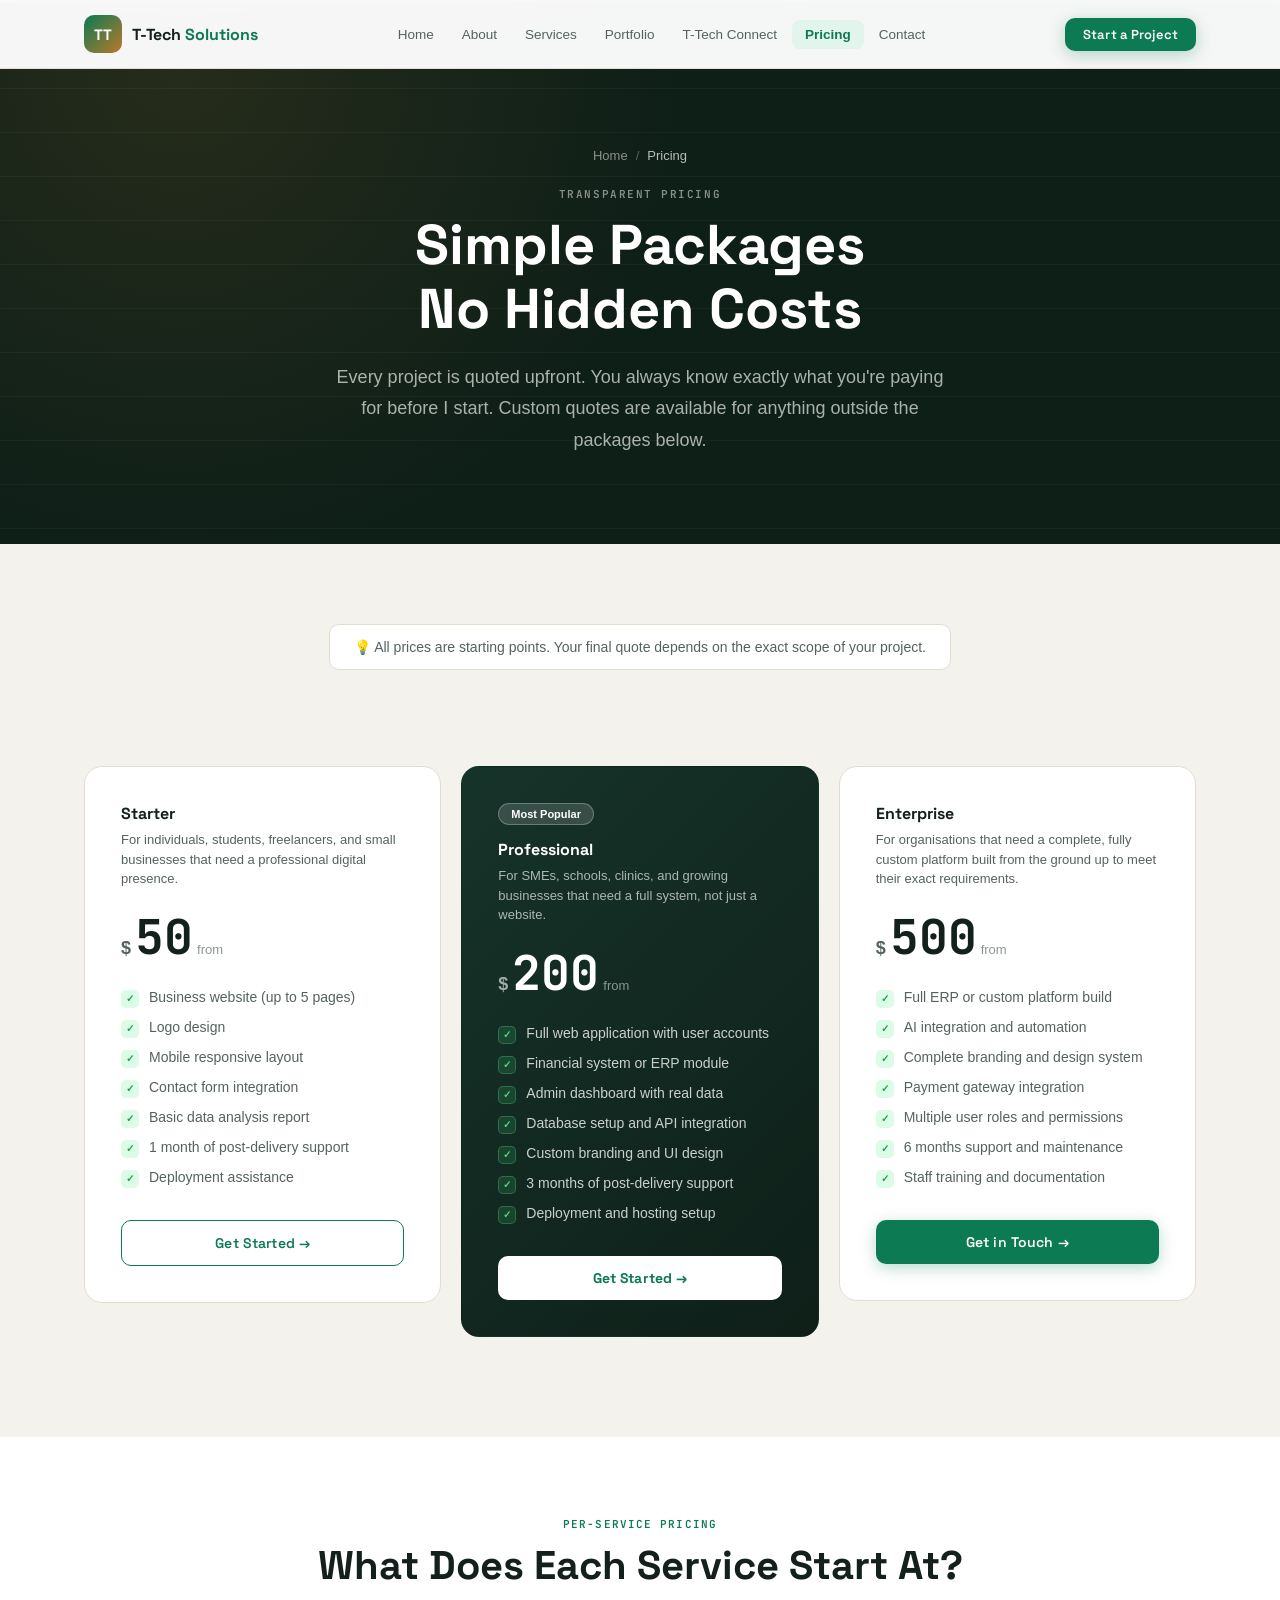
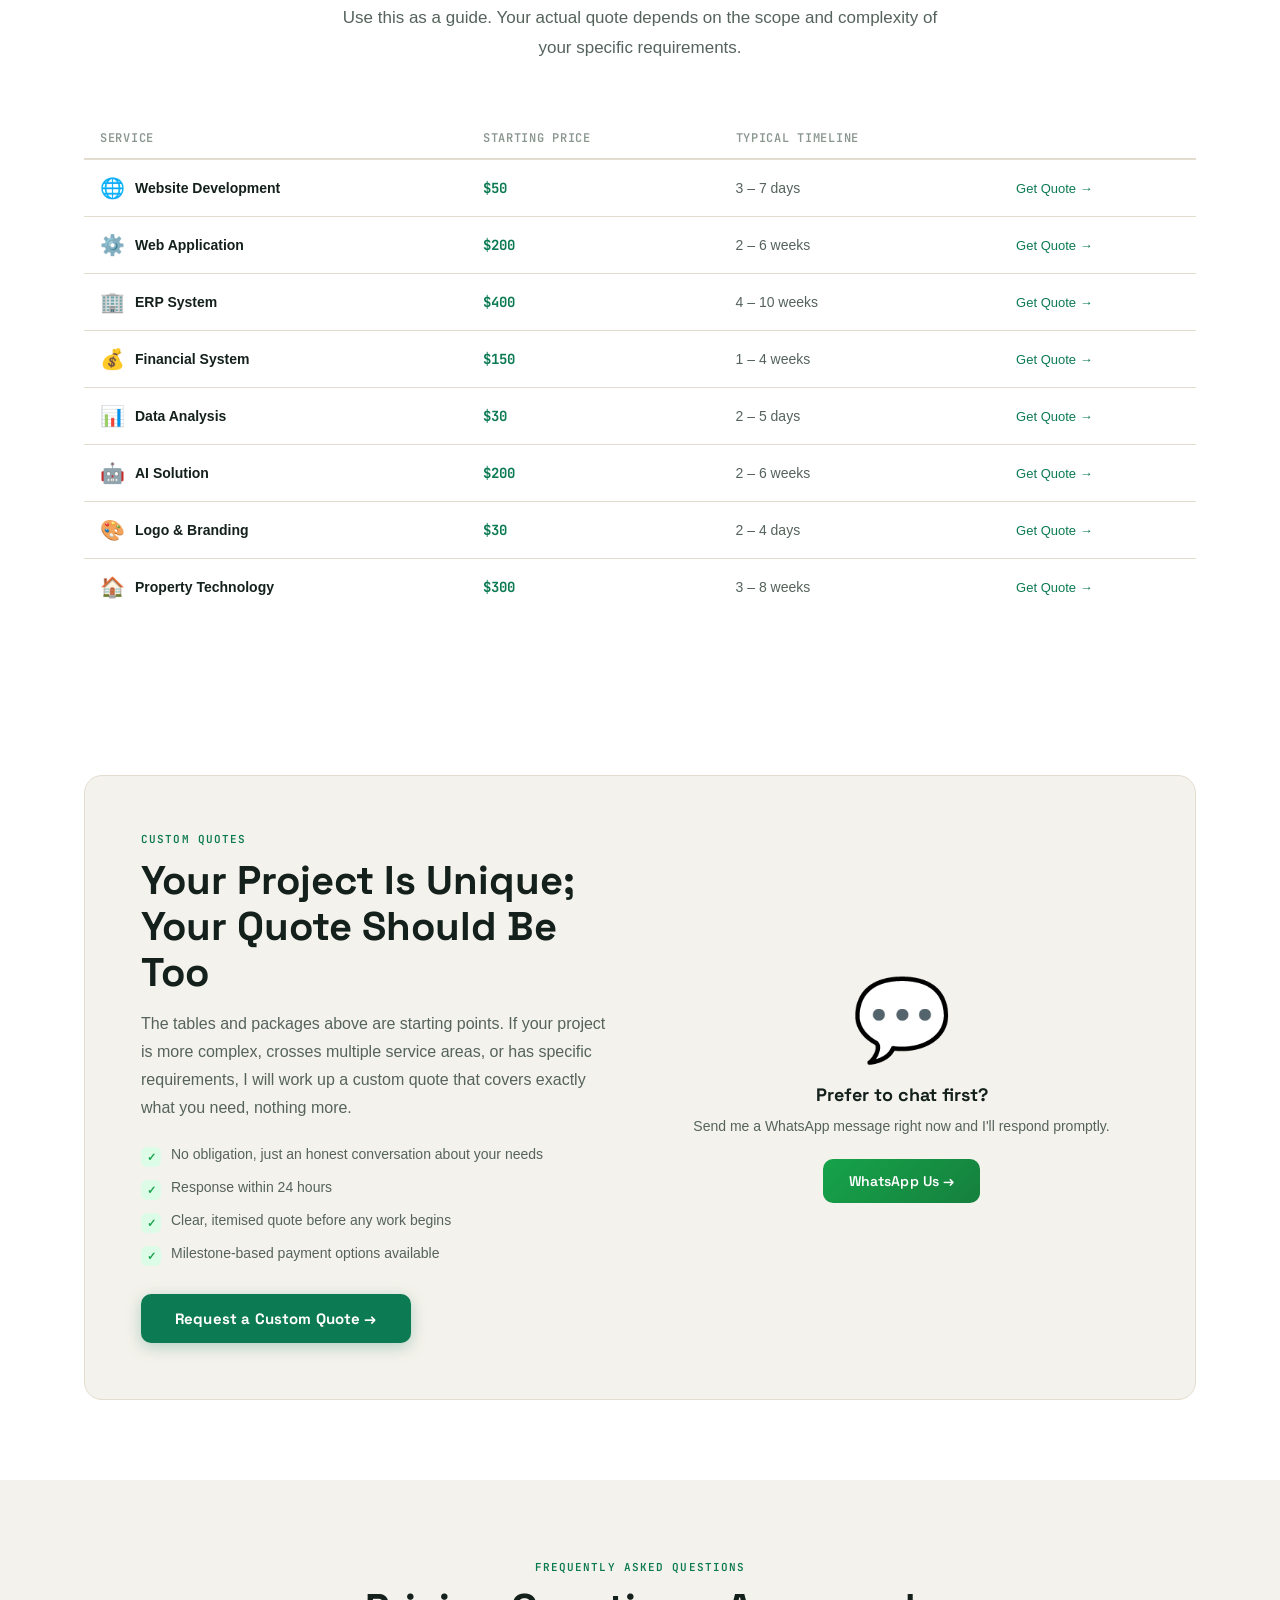
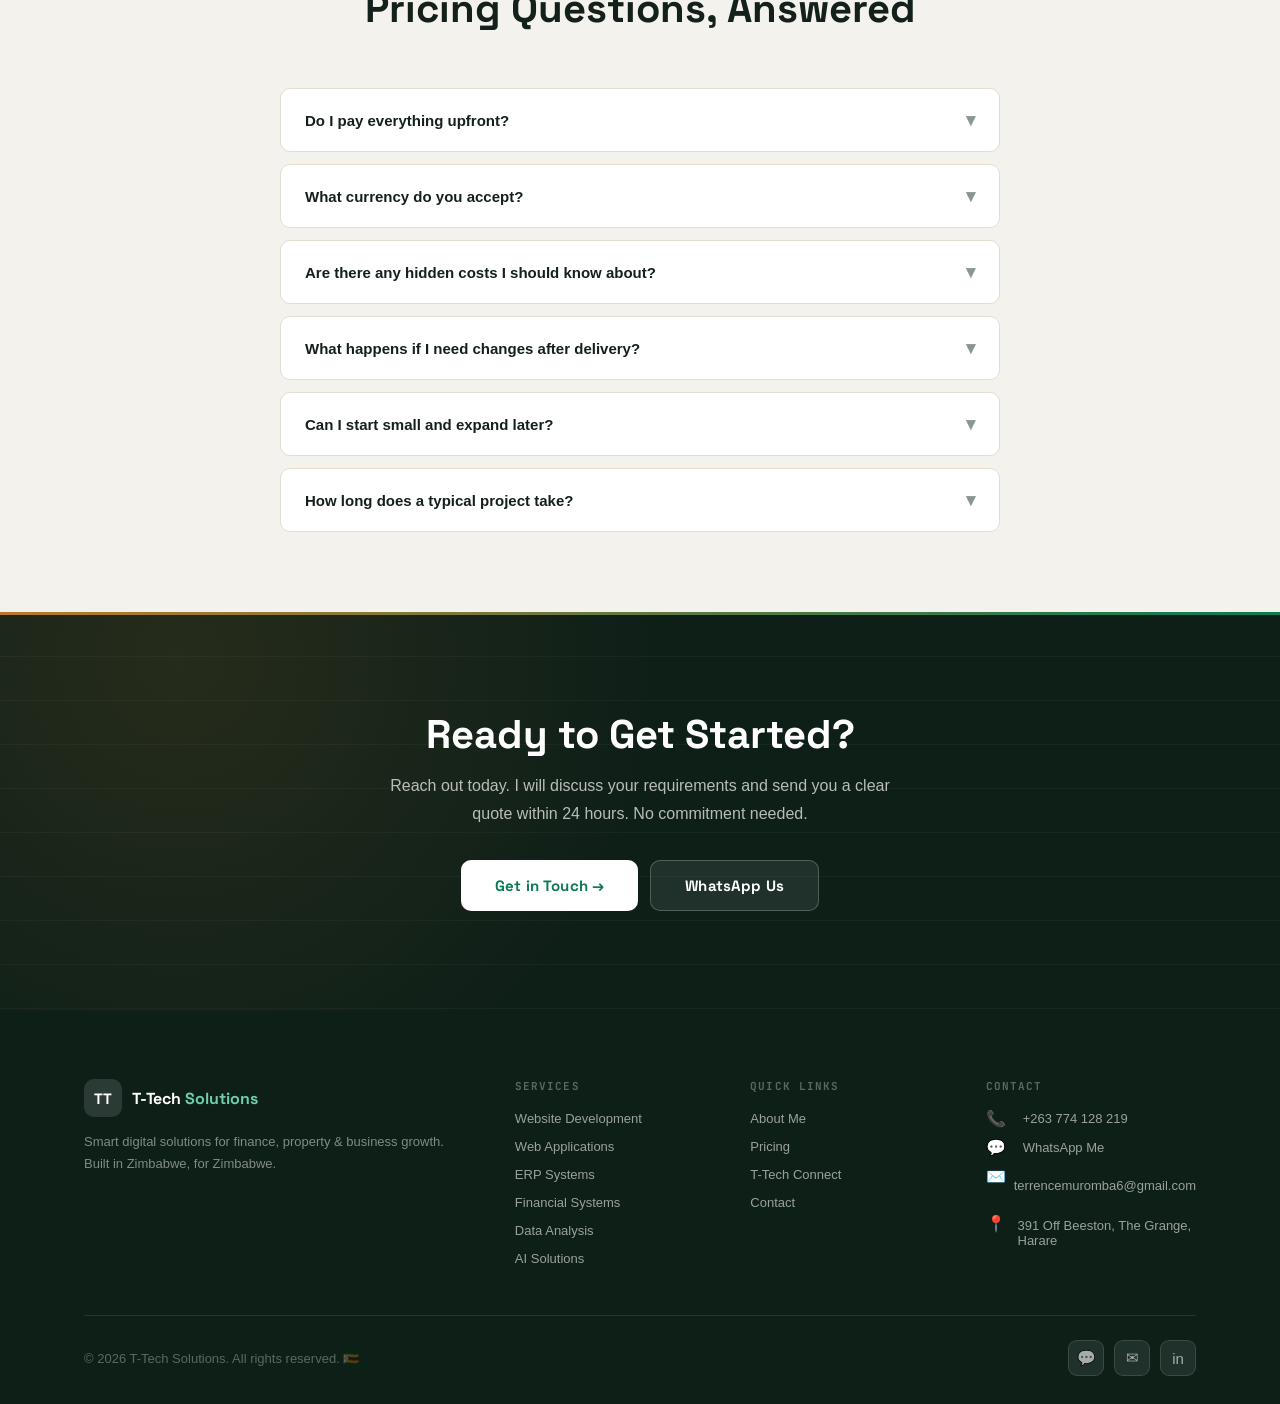
<file: pricing.html>
<!DOCTYPE html>
<html lang="en">
<head>
  <meta charset="UTF-8"/>
  <meta name="viewport" content="width=device-width, initial-scale=1.0"/>
  <title>Pricing | Affordable Web Development &amp; Digital Services | T-Tech Solutions Zimbabwe</title>
  <meta name="description" content="Transparent, affordable pricing for web development, ERP systems, financial systems and more in Zimbabwe. Starter from $50, Professional from $200, Enterprise from $500. No hidden costs. Based in Harare."/>
  <meta name="keywords" content="affordable web developer Zimbabwe, cheap website Harare, ERP cost Zimbabwe, financial system price Zimbabwe, web app development cost Zimbabwe, freelance developer rates Harare"/>
  <meta name="author" content="Terrence Muromba, T-Tech Solutions"/>
  <meta name="robots" content="index, follow"/>
  <meta property="og:title" content="Pricing | Affordable Digital Services | T-Tech Solutions Zimbabwe"/>
  <meta property="og:description" content="Transparent pricing for web development, ERP systems, financial systems and more. Starter from $50. No hidden costs."/>
  <meta property="og:type" content="website"/>
  <meta property="og:url" content="https://t-techsolutions.co.zw/pricing.html"/>
  <meta property="og:image" content="https://t-techsolutions.co.zw/images/me.jpg"/>
  <meta name="twitter:card" content="summary_large_image"/>
  <meta name="twitter:title" content="Pricing | T-Tech Solutions Zimbabwe"/>
  <meta name="twitter:description" content="Affordable web development and digital services in Zimbabwe. Starter packages from $50."/>
  <link rel="canonical" href="https://t-techsolutions.co.zw/pricing.html"/>
  <link rel="preconnect" href="https://fonts.googleapis.com"/>
  <link href="https://fonts.googleapis.com/css2?family=Space+Grotesk:wght@400;500;600;700&family=JetBrains+Mono:wght@400;500;600;700&display=swap" rel="stylesheet"/>
  <link rel="stylesheet" href="styles.css"/>
  <style>
    /* Pricing Cards */
    .pricing-section { padding:80px 0 100px; background:var(--bg); }
    .pricing-note { text-align:center; margin-bottom:48px; font-size:14px; color:var(--text-sec); background:var(--white); border:1px solid var(--border); border-radius:var(--radius); padding:14px 24px; display:inline-block; }
    .pricing-note-wrap { text-align:center; margin-bottom:48px; }
    .pricing-grid { display:grid; grid-template-columns:repeat(3,1fr); gap:20px; align-items:start; }
    .price-card { background:var(--white); border-radius:var(--radius-xl); padding:36px; border:1px solid var(--border); transition:all .25s; }
    .price-card:hover { box-shadow:var(--shadow-lg); transform:translateY(-4px); }
    .price-card.featured { background:linear-gradient(135deg,var(--ink-2),var(--ink)); border-color:transparent; color:#fff; }
    .price-badge { display:inline-block; background:rgba(255,255,255,.15); border:1px solid rgba(255,255,255,.25); color:#fff; font-size:11px; font-weight:600; padding:4px 12px; border-radius:99px; margin-bottom:14px; }
    .price-name { font-family:'Space Grotesk',sans-serif; font-size:16px; font-weight:700; margin-bottom:6px; }
    .price-card.featured .price-name { color:#fff; }
    .price-who { font-size:13px; color:var(--text-sec); margin-bottom:24px; line-height:1.5; }
    .price-card.featured .price-who { color:rgba(255,255,255,.65); }
    .price-amount { display:flex; align-items:baseline; gap:4px; margin-bottom:28px; }
    .pa-sym { font-size:18px; font-weight:600; color:var(--text-sec); margin-top:8px; }
    .price-card.featured .pa-sym { color:rgba(255,255,255,.6); }
    .pa-val { font-family:'JetBrains Mono',monospace; font-size:48px; font-weight:700; color:var(--text); line-height:1; }
    .price-card.featured .pa-val { color:#fff; }
    .pa-from { font-size:13px; color:var(--text-muted); }
    .price-card.featured .pa-from { color:rgba(255,255,255,.5); }
    .price-features { display:flex; flex-direction:column; gap:11px; margin-bottom:32px; }
    .pf-item { display:flex; align-items:flex-start; gap:10px; font-size:14px; color:var(--text-sec); }
    .price-card.featured .pf-item { color:rgba(255,255,255,.78); }
    .pf-check { width:18px; height:18px; border-radius:5px; background:var(--green-light); color:var(--green); display:flex; align-items:center; justify-content:center; font-size:10px; font-weight:700; flex-shrink:0; margin-top:1px; }
    .price-card.featured .pf-check { background:rgba(74,222,128,.15); border:1px solid rgba(74,222,128,.3); color:#4ade80; }
    @media(max-width:900px){ .pricing-grid{grid-template-columns:1fr;max-width:480px;margin:0 auto;} }

    /* Service price table */
    .price-table-section { padding:80px 0; background:var(--white); }
    .price-table { width:100%; border-collapse:collapse; }
    .price-table th { text-align:left; font-family:'JetBrains Mono',monospace; font-size:12px; font-weight:600; letter-spacing:.06em; text-transform:uppercase; color:var(--text-muted); padding:12px 16px; border-bottom:2px solid var(--border); }
    .price-table td { padding:16px; border-bottom:1px solid var(--border); font-size:14px; vertical-align:middle; }
    .price-table tr:last-child td { border-bottom:none; }
    .price-table tr:hover td { background:var(--bg); }
    .td-service { font-weight:600; color:var(--text); display:flex; align-items:center; gap:10px; }
    .td-emoji { font-size:20px; }
    .td-from { font-family:'JetBrains Mono',monospace; font-weight:700; color:var(--primary); }
    .td-time { color:var(--text-sec); }
    .td-action a { font-size:13px; font-weight:500; color:var(--primary); }
    @media(max-width:640px){ .price-table-section{overflow-x:auto;} }

    /* FAQ */
    .faq-section { padding:80px 0; background:var(--bg); }
    .faq-list { display:flex; flex-direction:column; gap:12px; max-width:720px; margin:0 auto; }
    .faq-item { background:var(--white); border-radius:var(--radius); border:1px solid var(--border); overflow:hidden; }
    .faq-q { display:flex; justify-content:space-between; align-items:center; padding:20px 24px; cursor:pointer; font-weight:600; font-size:15px; color:var(--text); gap:16px; user-select:none; }
    .faq-q:hover { color:var(--primary); }
    .faq-arrow { font-size:18px; transition:transform .3s; flex-shrink:0; color:var(--text-muted); }
    .faq-item.open .faq-arrow { transform:rotate(180deg); }
    .faq-a { display:none; padding:0 24px 20px; font-size:14px; line-height:1.75; color:var(--text-sec); }
    .faq-item.open .faq-a { display:block; }

    /* Custom quote */
    .custom-quote { padding:80px 0; background:var(--white); }
    .quote-inner { background:var(--bg); border-radius:var(--radius-xl); padding:56px; border:1px solid var(--border); display:grid; grid-template-columns:1fr 1fr; gap:48px; align-items:center; }
    @media(max-width:768px){ .quote-inner{grid-template-columns:1fr; padding:32px;} }
  </style>
</head>
<body>

<!-- NAV -->
<nav>
  <div class="container">
    <div class="nav-inner">
      <a href="index.html" class="nav-logo"><div class="logo-mark">TT</div><span class="logo-name">T-Tech <span>Solutions</span></span></a>
      <div class="nav-links">
        <a href="index.html">Home</a><a href="about.html">About</a><a href="services.html">Services</a>
        <a href="portfolio.html">Portfolio</a>
        <a href="connect.html">T-Tech Connect</a>
        <a href="pricing.html" class="active">Pricing</a><a href="contact.html">Contact</a>
      </div>
      <div class="nav-cta"><a href="contact.html" class="btn btn-primary btn-sm">Start a Project</a></div>
      <button class="hamburger" aria-label="Open menu" aria-expanded="false">
        <svg width="22" height="22" viewBox="0 0 24 24" fill="none" stroke="#374151" stroke-width="2"><line x1="3" y1="6" x2="21" y2="6"/><line x1="3" y1="12" x2="21" y2="12"/><line x1="3" y1="18" x2="21" y2="18"/></svg>
      </button>
    </div>
  </div>
</nav>
<div class="mobile-menu">
  <a href="index.html">Home</a><a href="about.html">About</a><a href="services.html">Services</a>
  <a href="portfolio.html">Portfolio</a><a href="connect.html">T-Tech Connect</a><a href="pricing.html" class="active">Pricing</a><a href="contact.html">Contact</a>
  <a href="contact.html" class="btn btn-primary btn-full" style="margin-top:20px;">Start a Project</a>
</div>

<!-- PAGE HERO -->
<section class="page-hero">
  <div class="container">
    <div class="page-hero-content">
      <div class="breadcrumb"><a href="index.html">Home</a><span>/</span><span style="color:rgba(255,255,255,.7);">Pricing</span></div>
      <span class="eyebrow">Transparent Pricing</span>
      <h1>Simple Packages<br/>No Hidden Costs</h1>
      <p class="lead">Every project is quoted upfront. You always know exactly what you're paying for before I start. Custom quotes are available for anything outside the packages below.</p>
    </div>
  </div>
</section>

<!-- PRICING CARDS -->
<section class="pricing-section">
  <div class="container">
    <div class="pricing-note-wrap">
      <div class="pricing-note">💡 All prices are starting points. Your final quote depends on the exact scope of your project.</div>
    </div>
    <div class="pricing-grid">

      <!-- Starter -->
      <div class="price-card reveal">
        <div class="price-name">Starter</div>
        <p class="price-who">For individuals, students, freelancers, and small businesses that need a professional digital presence.</p>
        <div class="price-amount">
          <span class="pa-sym">$</span>
          <span class="pa-val">50</span>
          <span class="pa-from">from</span>
        </div>
        <ul class="price-features">
          <li class="pf-item"><div class="pf-check">✓</div>Business website (up to 5 pages)</li>
          <li class="pf-item"><div class="pf-check">✓</div>Logo design</li>
          <li class="pf-item"><div class="pf-check">✓</div>Mobile responsive layout</li>
          <li class="pf-item"><div class="pf-check">✓</div>Contact form integration</li>
          <li class="pf-item"><div class="pf-check">✓</div>Basic data analysis report</li>
          <li class="pf-item"><div class="pf-check">✓</div>1 month of post-delivery support</li>
          <li class="pf-item"><div class="pf-check">✓</div>Deployment assistance</li>
        </ul>
        <a href="contact.html" class="btn btn-outline btn-full">Get Started →</a>
      </div>

      <!-- Professional (Featured) -->
      <div class="price-card featured reveal s1">
        <div class="price-badge">Most Popular</div>
        <div class="price-name">Professional</div>
        <p class="price-who">For SMEs, schools, clinics, and growing businesses that need a full system, not just a website.</p>
        <div class="price-amount">
          <span class="pa-sym">$</span>
          <span class="pa-val">200</span>
          <span class="pa-from">from</span>
        </div>
        <ul class="price-features">
          <li class="pf-item"><div class="pf-check">✓</div>Full web application with user accounts</li>
          <li class="pf-item"><div class="pf-check">✓</div>Financial system or ERP module</li>
          <li class="pf-item"><div class="pf-check">✓</div>Admin dashboard with real data</li>
          <li class="pf-item"><div class="pf-check">✓</div>Database setup and API integration</li>
          <li class="pf-item"><div class="pf-check">✓</div>Custom branding and UI design</li>
          <li class="pf-item"><div class="pf-check">✓</div>3 months of post-delivery support</li>
          <li class="pf-item"><div class="pf-check">✓</div>Deployment and hosting setup</li>
        </ul>
        <a href="contact.html" class="btn btn-white btn-full">Get Started →</a>
      </div>

      <!-- Enterprise -->
      <div class="price-card reveal s2">
        <div class="price-name">Enterprise</div>
        <p class="price-who">For organisations that need a complete, fully custom platform built from the ground up to meet their exact requirements.</p>
        <div class="price-amount">
          <span class="pa-sym">$</span>
          <span class="pa-val">500</span>
          <span class="pa-from">from</span>
        </div>
        <ul class="price-features">
          <li class="pf-item"><div class="pf-check">✓</div>Full ERP or custom platform build</li>
          <li class="pf-item"><div class="pf-check">✓</div>AI integration and automation</li>
          <li class="pf-item"><div class="pf-check">✓</div>Complete branding and design system</li>
          <li class="pf-item"><div class="pf-check">✓</div>Payment gateway integration</li>
          <li class="pf-item"><div class="pf-check">✓</div>Multiple user roles and permissions</li>
          <li class="pf-item"><div class="pf-check">✓</div>6 months support and maintenance</li>
          <li class="pf-item"><div class="pf-check">✓</div>Staff training and documentation</li>
        </ul>
        <a href="contact.html" class="btn btn-primary btn-full">Get in Touch →</a>
      </div>

    </div>
  </div>
</section>

<!-- SERVICE PRICE TABLE -->
<section class="price-table-section">
  <div class="container">
    <div class="section-header text-center reveal">
      <span class="eyebrow">Per-Service Pricing</span>
      <h2>What Does Each Service Start At?</h2>
      <p class="lead">Use this as a guide. Your actual quote depends on the scope and complexity of your specific requirements.</p>
    </div>
    <div style="overflow-x:auto;">
      <table class="price-table">
        <thead>
          <tr>
            <th>Service</th>
            <th>Starting Price</th>
            <th>Typical Timeline</th>
            <th></th>
          </tr>
        </thead>
        <tbody>
          <tr>
            <td><div class="td-service"><span class="td-emoji">🌐</span>Website Development</div></td>
            <td class="td-from">$50</td>
            <td class="td-time">3 – 7 days</td>
            <td class="td-action"><a href="contact.html">Get Quote →</a></td>
          </tr>
          <tr>
            <td><div class="td-service"><span class="td-emoji">⚙️</span>Web Application</div></td>
            <td class="td-from">$200</td>
            <td class="td-time">2 – 6 weeks</td>
            <td class="td-action"><a href="contact.html">Get Quote →</a></td>
          </tr>
          <tr>
            <td><div class="td-service"><span class="td-emoji">🏢</span>ERP System</div></td>
            <td class="td-from">$400</td>
            <td class="td-time">4 – 10 weeks</td>
            <td class="td-action"><a href="contact.html">Get Quote →</a></td>
          </tr>
          <tr>
            <td><div class="td-service"><span class="td-emoji">💰</span>Financial System</div></td>
            <td class="td-from">$150</td>
            <td class="td-time">1 – 4 weeks</td>
            <td class="td-action"><a href="contact.html">Get Quote →</a></td>
          </tr>
          <tr>
            <td><div class="td-service"><span class="td-emoji">📊</span>Data Analysis</div></td>
            <td class="td-from">$30</td>
            <td class="td-time">2 – 5 days</td>
            <td class="td-action"><a href="contact.html">Get Quote →</a></td>
          </tr>
          <tr>
            <td><div class="td-service"><span class="td-emoji">🤖</span>AI Solution</div></td>
            <td class="td-from">$200</td>
            <td class="td-time">2 – 6 weeks</td>
            <td class="td-action"><a href="contact.html">Get Quote →</a></td>
          </tr>
          <tr>
            <td><div class="td-service"><span class="td-emoji">🎨</span>Logo &amp; Branding</div></td>
            <td class="td-from">$30</td>
            <td class="td-time">2 – 4 days</td>
            <td class="td-action"><a href="contact.html">Get Quote →</a></td>
          </tr>
          <tr>
            <td><div class="td-service"><span class="td-emoji">🏠</span>Property Technology</div></td>
            <td class="td-from">$300</td>
            <td class="td-time">3 – 8 weeks</td>
            <td class="td-action"><a href="contact.html">Get Quote →</a></td>
          </tr>
        </tbody>
      </table>
    </div>
  </div>
</section>

<!-- CUSTOM QUOTE -->
<section class="custom-quote">
  <div class="container">
    <div class="quote-inner reveal">
      <div>
        <span class="eyebrow">Custom Quotes</span>
        <h2>Your Project Is Unique; Your Quote Should Be Too</h2>
        <p style="margin-top:12px;margin-bottom:24px;">The tables and packages above are starting points. If your project is more complex, crosses multiple service areas, or has specific requirements, I will work up a custom quote that covers exactly what you need, nothing more.</p>
        <ul class="check-list" style="margin-bottom:28px;">
          <li><div class="check-icon">✓</div>No obligation, just an honest conversation about your needs</li>
          <li><div class="check-icon">✓</div>Response within 24 hours</li>
          <li><div class="check-icon">✓</div>Clear, itemised quote before any work begins</li>
          <li><div class="check-icon">✓</div>Milestone-based payment options available</li>
        </ul>
        <a href="contact.html" class="btn btn-primary btn-lg">Request a Custom Quote →</a>
      </div>
      <div style="text-align:center;">
        <div style="font-size:80px;margin-bottom:16px;">💬</div>
        <div style="font-family:'Space Grotesk',sans-serif;font-size:18px;font-weight:700;margin-bottom:8px;">Prefer to chat first?</div>
        <p style="font-size:14px;color:var(--text-sec);margin-bottom:20px;">Send me a WhatsApp message right now and I'll respond promptly.</p>
        <a href="https://wa.me/263774128219" target="_blank" rel="noopener" class="btn btn-green">WhatsApp Us →</a>
      </div>
    </div>
  </div>
</section>

<!-- FAQ -->
<section class="faq-section">
  <div class="container">
    <div class="section-header text-center reveal">
      <span class="eyebrow">Frequently Asked Questions</span>
      <h2>Pricing Questions, Answered</h2>
    </div>
    <div class="faq-list">
      <div class="faq-item">
        <div class="faq-q">Do I pay everything upfront?<span class="faq-arrow">▾</span></div>
        <div class="faq-a">No. I typically work with a 50% deposit to begin the project and the remaining 50% on delivery. For larger projects, I use milestone-based payment schedules so you pay as progress is made.</div>
      </div>
      <div class="faq-item">
        <div class="faq-q">What currency do you accept?<span class="faq-arrow">▾</span></div>
        <div class="faq-a">I accept USD (cash or bank transfer) as well as ZIPIT and EcoCash. For international clients, I can accept payments via bank transfer. Payment method is agreed before the project starts.</div>
      </div>
      <div class="faq-item">
        <div class="faq-q">Are there any hidden costs I should know about?<span class="faq-arrow">▾</span></div>
        <div class="faq-a">No. Your quote covers everything we agreed to build. The only additional costs that may arise are third-party services you opt into, like hosting platforms (Render, Heroku), domain names, or premium APIs. I always flag these upfront and you only pay for what you choose.</div>
      </div>
      <div class="faq-item">
        <div class="faq-q">What happens if I need changes after delivery?<span class="faq-arrow">▾</span></div>
        <div class="faq-a">Minor revisions within the originally agreed scope are included. For significant new features or additions, I'll agree a small fee and timeline with you. All packages include a support period (1–6 months depending on tier) during which bug fixes and small tweaks are free.</div>
      </div>
      <div class="faq-item">
        <div class="faq-q">Can I start small and expand later?<span class="faq-arrow">▾</span></div>
        <div class="faq-a">Absolutely, and I recommend it. Many clients start with a Starter package and upgrade as their business grows. I build everything with scalability in mind so expanding is straightforward and cost-effective.</div>
      </div>
      <div class="faq-item">
        <div class="faq-q">How long does a typical project take?<span class="faq-arrow">▾</span></div>
        <div class="faq-a">A simple website takes 3–7 days. A full web application or ERP system typically takes 2–8 weeks depending on complexity. I always agree a clear timeline before starting and keep you updated throughout.</div>
      </div>
    </div>
  </div>
</section>

<!-- CTA -->
<section class="cta-section">
  <div class="container">
    <h2>Ready to Get Started?</h2>
    <p>Reach out today. I will discuss your requirements and send you a clear quote within 24 hours. No commitment needed.</p>
    <div class="cta-buttons">
      <a href="contact.html" class="btn btn-white btn-lg">Get in Touch →</a>
      <a href="https://wa.me/263774128219" target="_blank" rel="noopener" class="btn btn-ghost btn-lg">WhatsApp Us</a>
    </div>
  </div>
</section>

<!-- FOOTER -->
<footer>
  <div class="container">
    <div class="footer-grid">
      <div>
        <div class="footer-logo"><div class="logo-mark">TT</div><span class="logo-name">T-Tech <span>Solutions</span></span></div>
        <p class="footer-tagline">Smart digital solutions for finance, property &amp; business growth.<br/>Built in Zimbabwe, for Zimbabwe.</p>
      </div>
      <div>
        <div class="footer-col-title">Services</div>
        <ul class="footer-links">
          <li><a href="services.html">Website Development</a></li>
          <li><a href="services.html">Web Applications</a></li>
          <li><a href="services.html">ERP Systems</a></li>
          <li><a href="services.html">Financial Systems</a></li>
          <li><a href="services.html">Data Analysis</a></li>
          <li><a href="services.html">AI Solutions</a></li>
        </ul>
      </div>
      <div>
        <div class="footer-col-title">Quick Links</div>
        <ul class="footer-links">
          <li><a href="about.html">About Me</a></li>
          <li><a href="pricing.html">Pricing</a></li>
          <li><a href="connect.html">T-Tech Connect</a></li>
          <li><a href="contact.html">Contact</a></li>
        </ul>
      </div>
      <div>
        <div class="footer-col-title">Contact</div>
        <div class="footer-contact-row">📞 &nbsp;<a href="tel:+263774128219">+263 774 128 219</a></div>
        <div class="footer-contact-row">💬 &nbsp;<a href="https://wa.me/263774128219" target="_blank" rel="noopener">WhatsApp Me</a></div>
        <div class="footer-contact-row">✉️ &nbsp;<a href="mailto:terrencemuromba6@gmail.com">terrencemuromba6@gmail.com</a></div>
        <div class="footer-contact-row">📍 &nbsp;<span>391 Off Beeston, The Grange, Harare</span></div>
      </div>
    </div>
    <div class="footer-bottom">
      <div class="footer-copy">© 2026 T-Tech Solutions. All rights reserved. 🇿🇼</div>
      <div class="footer-social">
        <a href="https://wa.me/263774128219" target="_blank" rel="noopener" class="social-btn">💬</a>
        <a href="mailto:terrencemuromba6@gmail.com" class="social-btn">✉</a>
        <a href="https://www.linkedin.com/in/terrence-muromba-80483b241" target="_blank" rel="noopener" class="social-btn" title="LinkedIn">in</a>
      </div>
    </div>
  </div>
</footer>

<button id="scrollTop" class="scroll-top" aria-label="Back to top">
  <svg viewBox="0 0 24 24" fill="none" stroke="currentColor" stroke-width="2.5" stroke-linecap="round" stroke-linejoin="round">
    <polyline points="18 15 12 9 6 15"/>
  </svg>
</button>
<script src="script.js"></script>
<script>
  // FAQ accordion
  document.querySelectorAll('.faq-q').forEach(q => {
    q.addEventListener('click', () => {
      const item = q.parentElement;
      const isOpen = item.classList.contains('open');
      document.querySelectorAll('.faq-item').forEach(i => i.classList.remove('open'));
      if (!isOpen) item.classList.add('open');
    });
  });
</script>
</body>
</html>
</file>
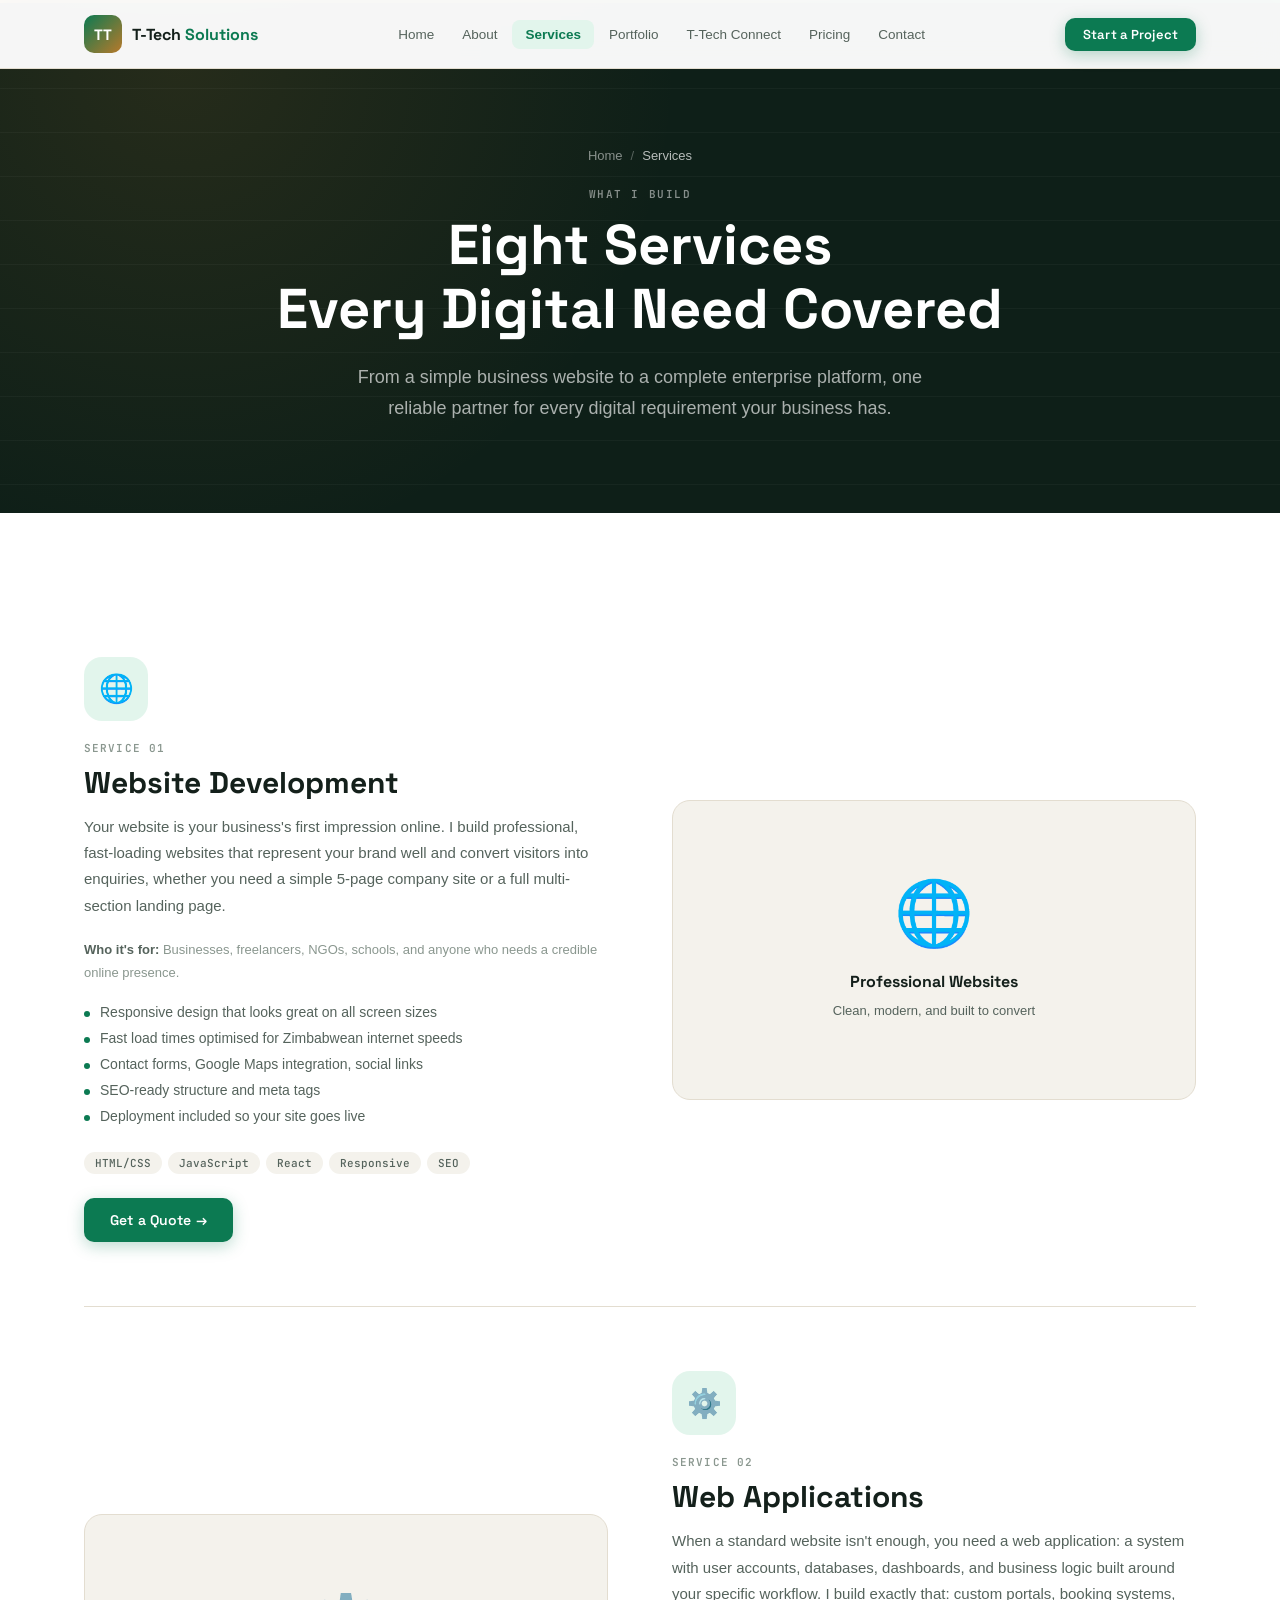
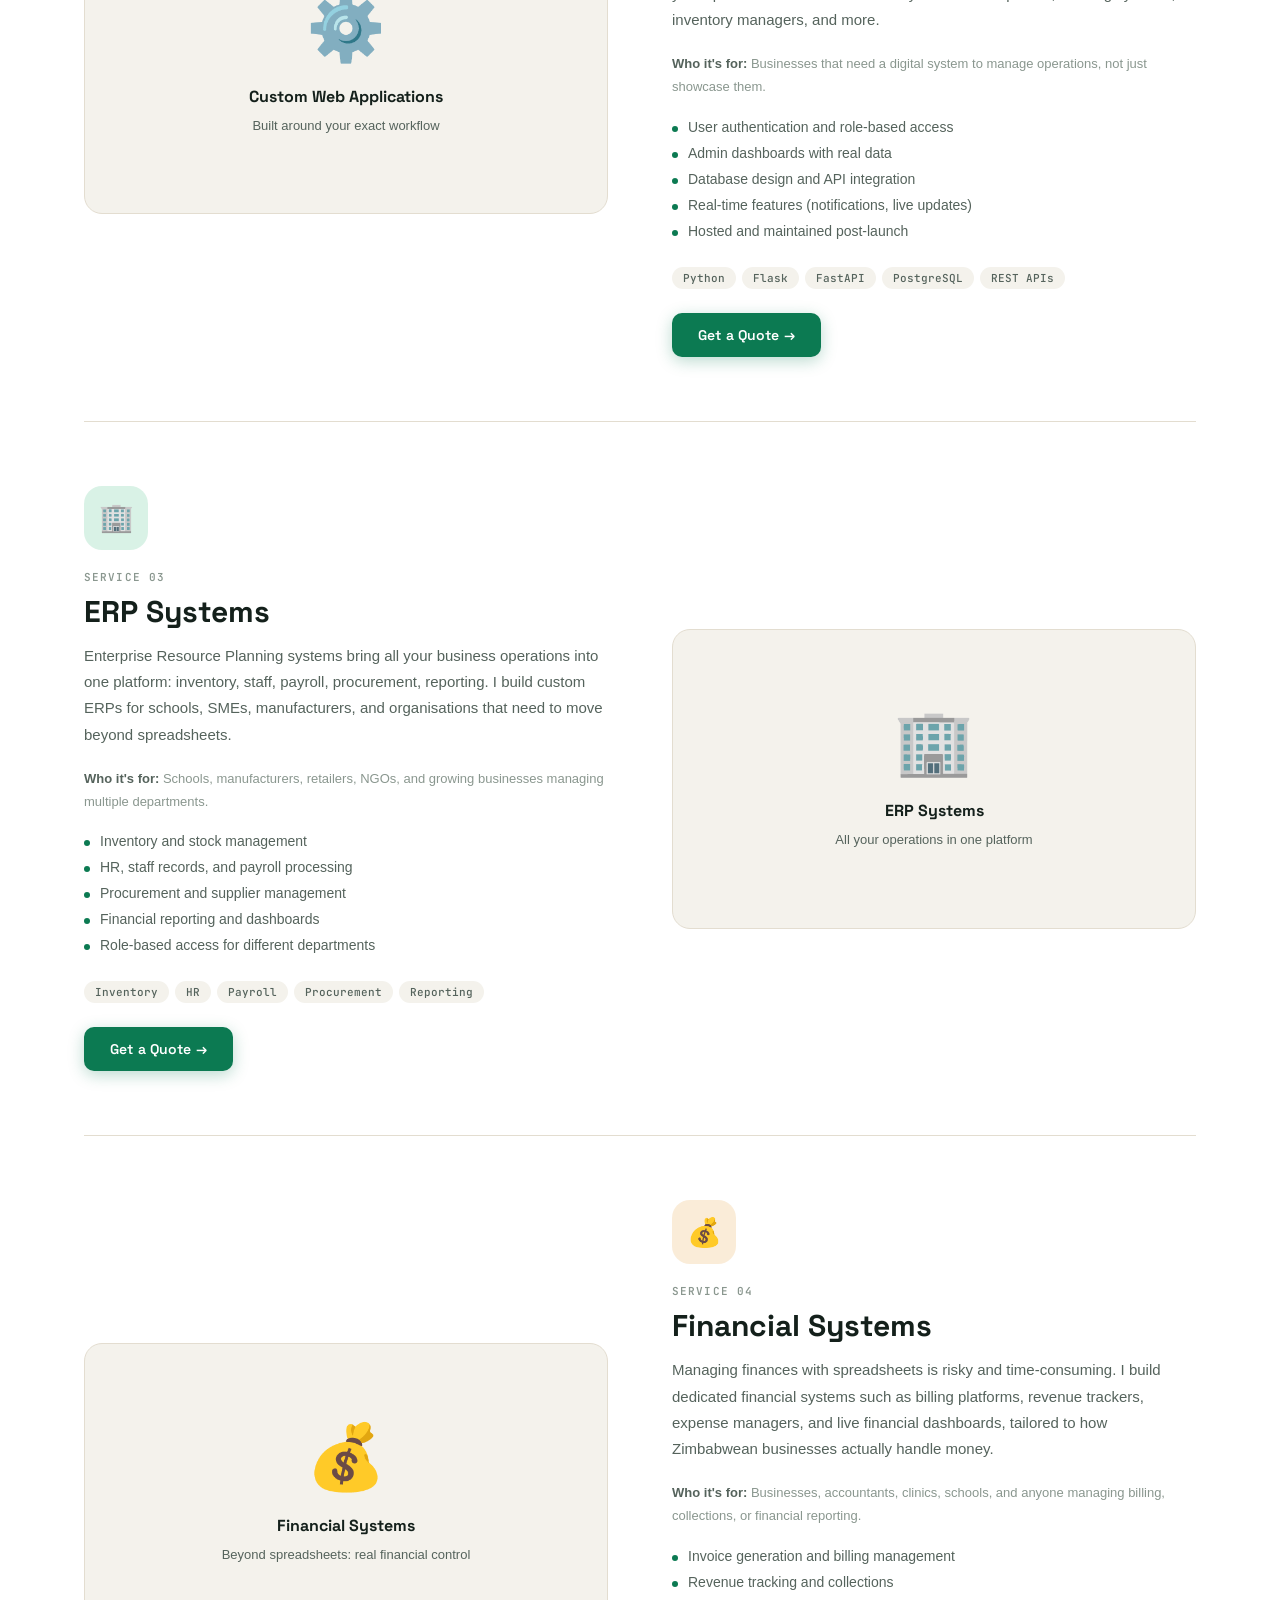
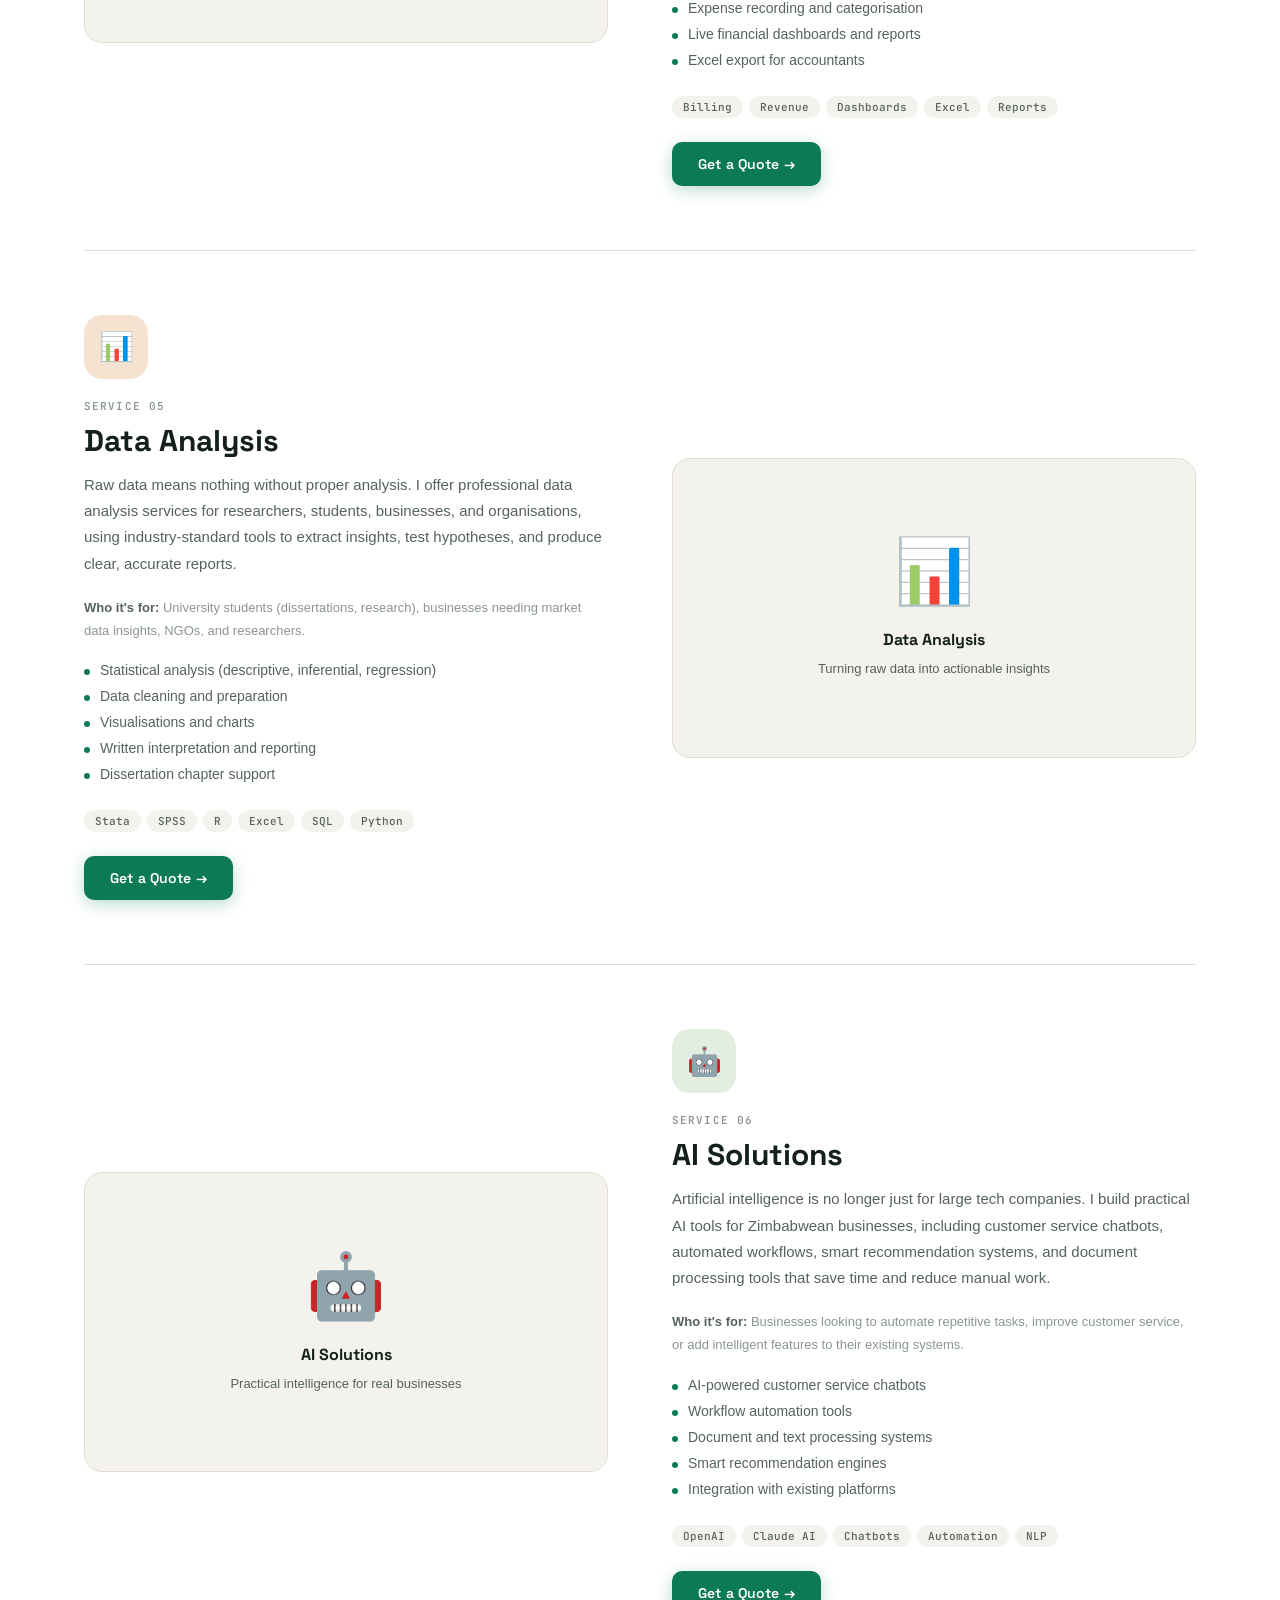
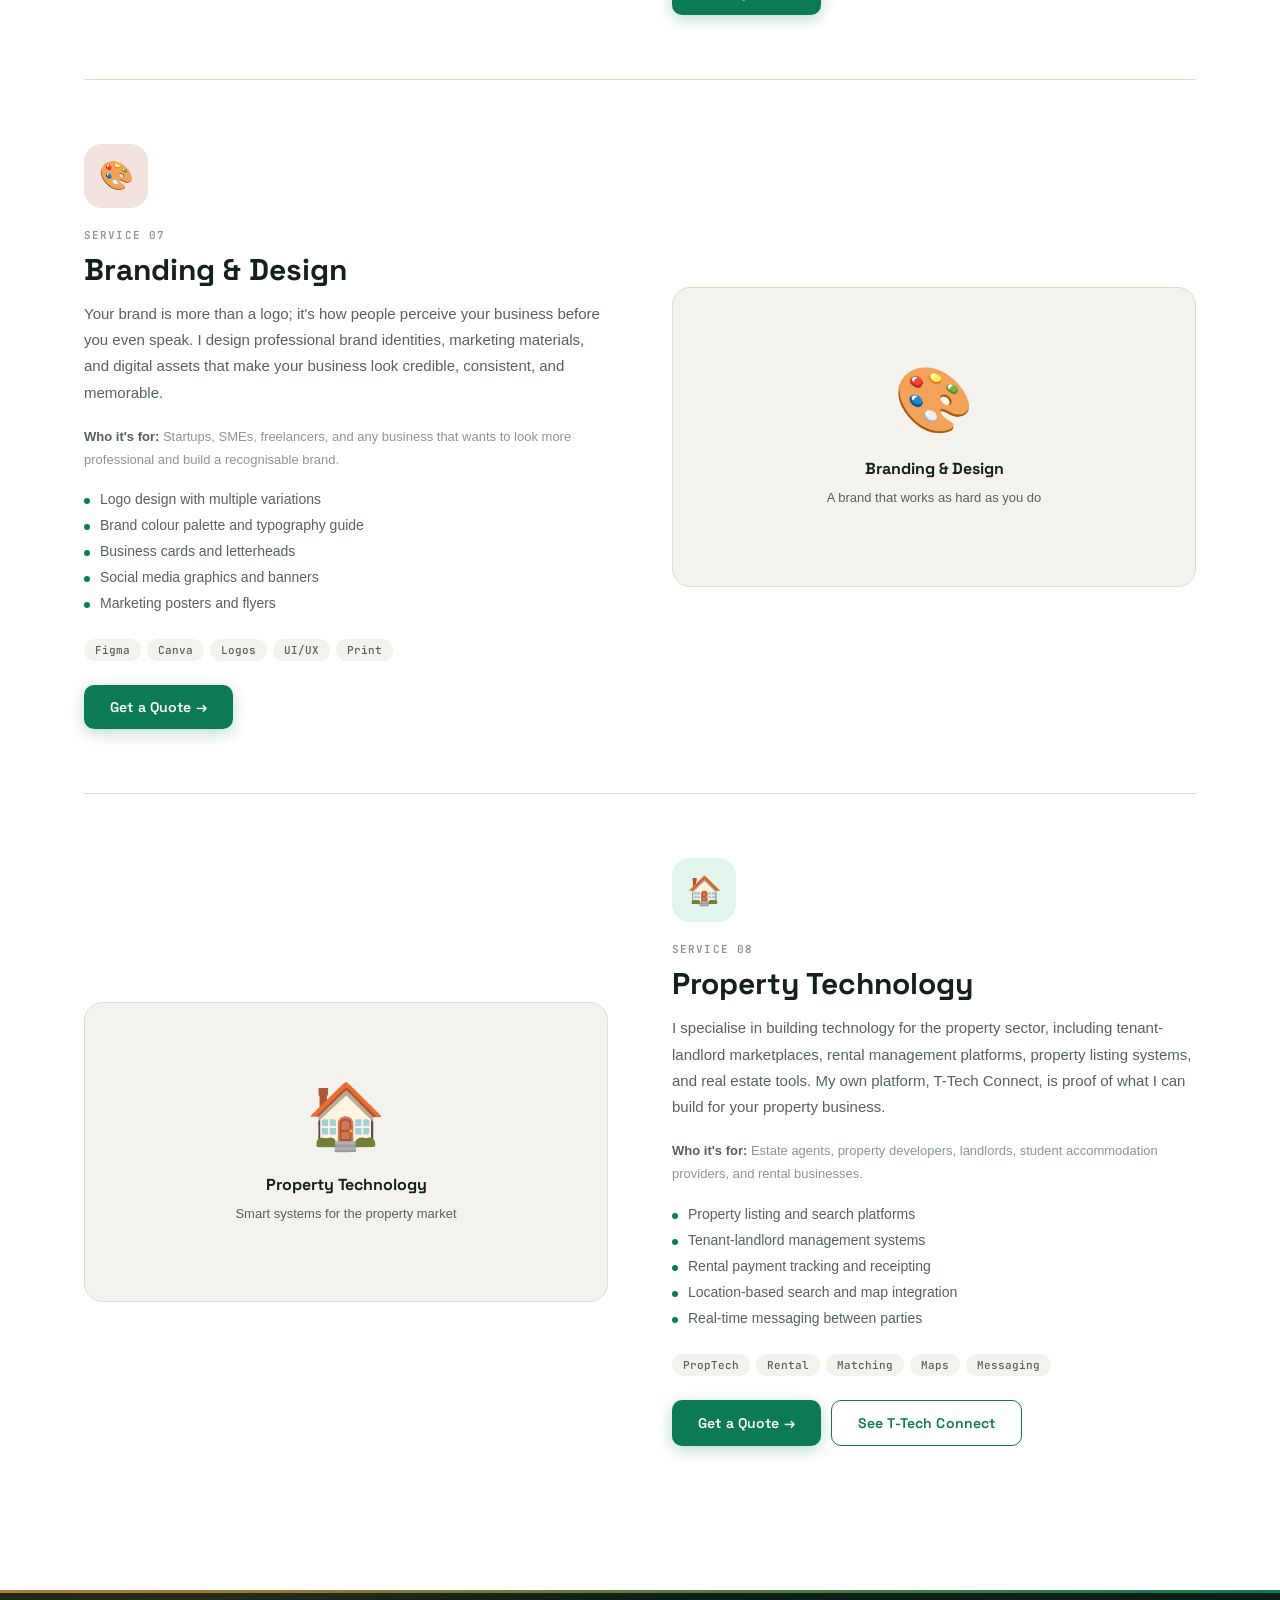
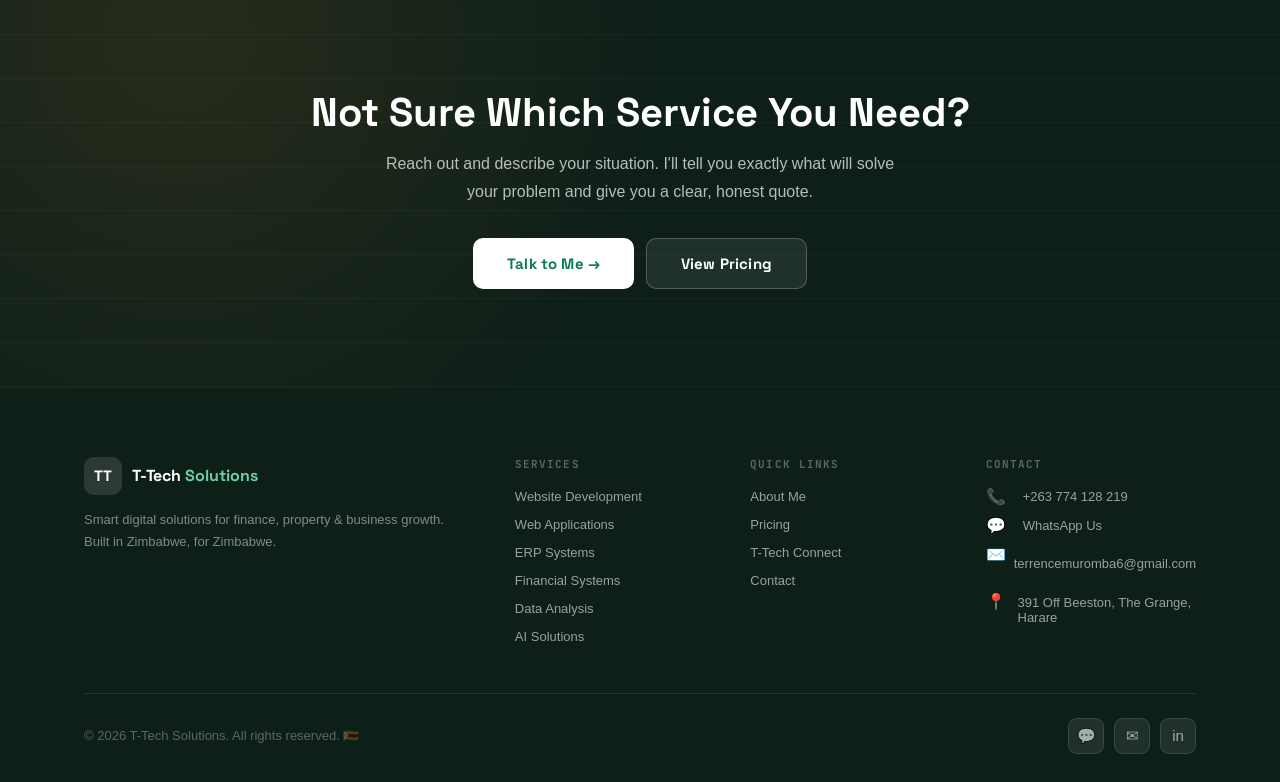
<file: services.html>
<!DOCTYPE html>
<html lang="en">
<head>
  <meta charset="UTF-8"/>
  <meta name="viewport" content="width=device-width, initial-scale=1.0"/>
  <title>Services | Website Development, ERP, Financial Systems &amp; More | T-Tech Solutions Zimbabwe</title>
  <meta name="description" content="Professional digital services in Zimbabwe: website development, web applications, ERP systems, financial systems, data analysis, AI solutions, branding and property technology. Based in Harare."/>
  <meta name="keywords" content="website development Zimbabwe, ERP system Harare, financial system Zimbabwe, web application developer Harare, data analysis Zimbabwe, AI chatbot Zimbabwe, branding design Zimbabwe, property technology Zimbabwe, freelance developer Harare"/>
  <meta name="author" content="Terrence Muromba, T-Tech Solutions"/>
  <meta name="robots" content="index, follow"/>
  <meta property="og:title" content="Services | Website Development, ERP &amp; Digital Systems | T-Tech Solutions Zimbabwe"/>
  <meta property="og:description" content="Eight digital services for Zimbabwean businesses: websites, web apps, ERP systems, financial systems, data analysis, AI solutions, branding and property technology."/>
  <meta property="og:type" content="website"/>
  <meta property="og:url" content="https://t-techsolutions.co.zw/services.html"/>
  <meta property="og:image" content="https://t-techsolutions.co.zw/images/me.jpg"/>
  <meta name="twitter:card" content="summary_large_image"/>
  <meta name="twitter:title" content="Digital Services | T-Tech Solutions Zimbabwe"/>
  <meta name="twitter:description" content="Website development, ERP systems, financial systems, AI tools and more. Based in Harare, Zimbabwe."/>
  <link rel="canonical" href="https://t-techsolutions.co.zw/services.html"/>
  <link rel="preconnect" href="https://fonts.googleapis.com"/>
  <link href="https://fonts.googleapis.com/css2?family=Space+Grotesk:wght@400;500;600;700&family=JetBrains+Mono:wght@400;500;600;700&display=swap" rel="stylesheet"/>
  <link rel="stylesheet" href="styles.css"/>
  <style>
    .services-list { padding:80px 0; }
    .svc-block { display:grid; grid-template-columns:1fr 1fr; gap:64px; align-items:center; padding:64px 0; border-bottom:1px solid var(--border); }
    .svc-block:last-child { border-bottom:none; }
    .svc-block.reverse { direction:rtl; }
    .svc-block.reverse > * { direction:ltr; }
    .svc-icon-lg { width:64px; height:64px; border-radius:18px; display:flex; align-items:center; justify-content:center; font-size:28px; margin-bottom:20px; }
    .svc-number { font-family:'JetBrains Mono',monospace; font-size:11px; font-weight:600; letter-spacing:.1em; text-transform:uppercase; color:var(--text-muted); margin-bottom:8px; }
    .svc-name { font-family:'Space Grotesk',sans-serif; font-size:clamp(22px,3vw,30px); font-weight:700; margin-bottom:12px; }
    .svc-desc-long { font-size:15px; line-height:1.75; color:var(--text-sec); margin-bottom:20px; }
    .svc-for { font-size:13px; font-weight:500; color:var(--text-muted); margin-bottom:20px; }
    .svc-for strong { color:var(--text-sec); }
    .deliverables { display:flex; flex-direction:column; gap:10px; margin-bottom:28px; }
    .del-item { display:flex; align-items:flex-start; gap:10px; font-size:14px; color:var(--text-sec); }
    .del-dot { width:6px; height:6px; border-radius:50%; background:var(--primary); margin-top:7px; flex-shrink:0; }
    .tag-row { display:flex; flex-wrap:wrap; gap:6px; }
    .tag { font-size:11px; padding:4px 11px; border-radius:99px; background:var(--bg); color:var(--text-sec); font-weight:500; }
    .svc-visual { background:var(--bg); border-radius:var(--radius-xl); padding:40px; display:flex; flex-direction:column; align-items:center; justify-content:center; min-height:300px; text-align:center; border:1px solid var(--border); }
    .svc-visual-icon { font-size:64px; margin-bottom:20px; }
    .svc-visual-title { font-family:'Space Grotesk',sans-serif; font-size:16px; font-weight:700; margin-bottom:8px; }
    .svc-visual-sub { font-size:13px; color:var(--text-sec); }
    @media(max-width:768px){ .svc-block,.svc-block.reverse{grid-template-columns:1fr; direction:ltr;} .svc-visual{display:none;} }
  </style>
</head>
<body>

<!-- NAV -->
<nav>
  <div class="container">
    <div class="nav-inner">
      <a href="index.html" class="nav-logo"><div class="logo-mark">TT</div><span class="logo-name">T-Tech <span>Solutions</span></span></a>
      <div class="nav-links">
        <a href="index.html">Home</a><a href="about.html">About</a>
        <a href="services.html" class="active">Services</a>
        <a href="portfolio.html">Portfolio</a>
        <a href="connect.html">T-Tech Connect</a><a href="pricing.html">Pricing</a><a href="contact.html">Contact</a>
      </div>
      <div class="nav-cta"><a href="contact.html" class="btn btn-primary btn-sm">Start a Project</a></div>
      <button class="hamburger" aria-label="Open menu" aria-expanded="false">
        <svg width="22" height="22" viewBox="0 0 24 24" fill="none" stroke="#374151" stroke-width="2"><line x1="3" y1="6" x2="21" y2="6"/><line x1="3" y1="12" x2="21" y2="12"/><line x1="3" y1="18" x2="21" y2="18"/></svg>
      </button>
    </div>
  </div>
</nav>
<div class="mobile-menu">
  <a href="index.html">Home</a><a href="about.html">About</a><a href="services.html" class="active">Services</a>
  <a href="portfolio.html">Portfolio</a><a href="connect.html">T-Tech Connect</a><a href="pricing.html">Pricing</a><a href="contact.html">Contact</a>
  <a href="contact.html" class="btn btn-primary btn-full" style="margin-top:20px;">Start a Project</a>
</div>

<!-- PAGE HERO -->
<section class="page-hero">
  <div class="container">
    <div class="page-hero-content">
      <div class="breadcrumb"><a href="index.html">Home</a><span>/</span><span style="color:rgba(255,255,255,.7);">Services</span></div>
      <span class="eyebrow">What I Build</span>
      <h1>Eight Services<br/>Every Digital Need Covered</h1>
      <p class="lead">From a simple business website to a complete enterprise platform, one reliable partner for every digital requirement your business has.</p>
    </div>
  </div>
</section>

<!-- SERVICES LIST -->
<section class="services-list">
  <div class="container">

    <!-- 1. Website Development -->
    <div class="svc-block reveal">
      <div>
        <div class="svc-icon-lg ib-blue">🌐</div>
        <div class="svc-number">Service 01</div>
        <div class="svc-name">Website Development</div>
        <p class="svc-desc-long">Your website is your business's first impression online. I build professional, fast-loading websites that represent your brand well and convert visitors into enquiries, whether you need a simple 5-page company site or a full multi-section landing page.</p>
        <p class="svc-for"><strong>Who it's for:</strong> Businesses, freelancers, NGOs, schools, and anyone who needs a credible online presence.</p>
        <div class="deliverables">
          <div class="del-item"><div class="del-dot"></div>Responsive design that looks great on all screen sizes</div>
          <div class="del-item"><div class="del-dot"></div>Fast load times optimised for Zimbabwean internet speeds</div>
          <div class="del-item"><div class="del-dot"></div>Contact forms, Google Maps integration, social links</div>
          <div class="del-item"><div class="del-dot"></div>SEO-ready structure and meta tags</div>
          <div class="del-item"><div class="del-dot"></div>Deployment included so your site goes live</div>
        </div>
        <div class="tag-row"><span class="tag">HTML/CSS</span><span class="tag">JavaScript</span><span class="tag">React</span><span class="tag">Responsive</span><span class="tag">SEO</span></div>
        <div style="margin-top:24px;"><a href="contact.html" class="btn btn-primary">Get a Quote →</a></div>
      </div>
      <div class="svc-visual">
        <div class="svc-visual-icon">🌐</div>
        <div class="svc-visual-title">Professional Websites</div>
        <p class="svc-visual-sub">Clean, modern, and built to convert</p>
      </div>
    </div>

    <!-- 2. Web Applications -->
    <div class="svc-block reverse reveal">
      <div>
        <div class="svc-icon-lg ib-blue">⚙️</div>
        <div class="svc-number">Service 02</div>
        <div class="svc-name">Web Applications</div>
        <p class="svc-desc-long">When a standard website isn't enough, you need a web application: a system with user accounts, databases, dashboards, and business logic built around your specific workflow. I build exactly that: custom portals, booking systems, inventory managers, and more.</p>
        <p class="svc-for"><strong>Who it's for:</strong> Businesses that need a digital system to manage operations, not just showcase them.</p>
        <div class="deliverables">
          <div class="del-item"><div class="del-dot"></div>User authentication and role-based access</div>
          <div class="del-item"><div class="del-dot"></div>Admin dashboards with real data</div>
          <div class="del-item"><div class="del-dot"></div>Database design and API integration</div>
          <div class="del-item"><div class="del-dot"></div>Real-time features (notifications, live updates)</div>
          <div class="del-item"><div class="del-dot"></div>Hosted and maintained post-launch</div>
        </div>
        <div class="tag-row"><span class="tag">Python</span><span class="tag">Flask</span><span class="tag">FastAPI</span><span class="tag">PostgreSQL</span><span class="tag">REST APIs</span></div>
        <div style="margin-top:24px;"><a href="contact.html" class="btn btn-primary">Get a Quote →</a></div>
      </div>
      <div class="svc-visual">
        <div class="svc-visual-icon">⚙️</div>
        <div class="svc-visual-title">Custom Web Applications</div>
        <p class="svc-visual-sub">Built around your exact workflow</p>
      </div>
    </div>

    <!-- 3. ERP Systems -->
    <div class="svc-block reveal">
      <div>
        <div class="svc-icon-lg ib-green">🏢</div>
        <div class="svc-number">Service 03</div>
        <div class="svc-name">ERP Systems</div>
        <p class="svc-desc-long">Enterprise Resource Planning systems bring all your business operations into one platform: inventory, staff, payroll, procurement, reporting. I build custom ERPs for schools, SMEs, manufacturers, and organisations that need to move beyond spreadsheets.</p>
        <p class="svc-for"><strong>Who it's for:</strong> Schools, manufacturers, retailers, NGOs, and growing businesses managing multiple departments.</p>
        <div class="deliverables">
          <div class="del-item"><div class="del-dot"></div>Inventory and stock management</div>
          <div class="del-item"><div class="del-dot"></div>HR, staff records, and payroll processing</div>
          <div class="del-item"><div class="del-dot"></div>Procurement and supplier management</div>
          <div class="del-item"><div class="del-dot"></div>Financial reporting and dashboards</div>
          <div class="del-item"><div class="del-dot"></div>Role-based access for different departments</div>
        </div>
        <div class="tag-row"><span class="tag">Inventory</span><span class="tag">HR</span><span class="tag">Payroll</span><span class="tag">Procurement</span><span class="tag">Reporting</span></div>
        <div style="margin-top:24px;"><a href="contact.html" class="btn btn-primary">Get a Quote →</a></div>
      </div>
      <div class="svc-visual">
        <div class="svc-visual-icon">🏢</div>
        <div class="svc-visual-title">ERP Systems</div>
        <p class="svc-visual-sub">All your operations in one platform</p>
      </div>
    </div>

    <!-- 4. Financial Systems -->
    <div class="svc-block reverse reveal">
      <div>
        <div class="svc-icon-lg ib-purple">💰</div>
        <div class="svc-number">Service 04</div>
        <div class="svc-name">Financial Systems</div>
        <p class="svc-desc-long">Managing finances with spreadsheets is risky and time-consuming. I build dedicated financial systems such as billing platforms, revenue trackers, expense managers, and live financial dashboards, tailored to how Zimbabwean businesses actually handle money.</p>
        <p class="svc-for"><strong>Who it's for:</strong> Businesses, accountants, clinics, schools, and anyone managing billing, collections, or financial reporting.</p>
        <div class="deliverables">
          <div class="del-item"><div class="del-dot"></div>Invoice generation and billing management</div>
          <div class="del-item"><div class="del-dot"></div>Revenue tracking and collections</div>
          <div class="del-item"><div class="del-dot"></div>Expense recording and categorisation</div>
          <div class="del-item"><div class="del-dot"></div>Live financial dashboards and reports</div>
          <div class="del-item"><div class="del-dot"></div>Excel export for accountants</div>
        </div>
        <div class="tag-row"><span class="tag">Billing</span><span class="tag">Revenue</span><span class="tag">Dashboards</span><span class="tag">Excel</span><span class="tag">Reports</span></div>
        <div style="margin-top:24px;"><a href="contact.html" class="btn btn-primary">Get a Quote →</a></div>
      </div>
      <div class="svc-visual">
        <div class="svc-visual-icon">💰</div>
        <div class="svc-visual-title">Financial Systems</div>
        <p class="svc-visual-sub">Beyond spreadsheets: real financial control</p>
      </div>
    </div>

    <!-- 5. Data Analysis -->
    <div class="svc-block reveal">
      <div>
        <div class="svc-icon-lg ib-orange">📊</div>
        <div class="svc-number">Service 05</div>
        <div class="svc-name">Data Analysis</div>
        <p class="svc-desc-long">Raw data means nothing without proper analysis. I offer professional data analysis services for researchers, students, businesses, and organisations, using industry-standard tools to extract insights, test hypotheses, and produce clear, accurate reports.</p>
        <p class="svc-for"><strong>Who it's for:</strong> University students (dissertations, research), businesses needing market data insights, NGOs, and researchers.</p>
        <div class="deliverables">
          <div class="del-item"><div class="del-dot"></div>Statistical analysis (descriptive, inferential, regression)</div>
          <div class="del-item"><div class="del-dot"></div>Data cleaning and preparation</div>
          <div class="del-item"><div class="del-dot"></div>Visualisations and charts</div>
          <div class="del-item"><div class="del-dot"></div>Written interpretation and reporting</div>
          <div class="del-item"><div class="del-dot"></div>Dissertation chapter support</div>
        </div>
        <div class="tag-row"><span class="tag">Stata</span><span class="tag">SPSS</span><span class="tag">R</span><span class="tag">Excel</span><span class="tag">SQL</span><span class="tag">Python</span></div>
        <div style="margin-top:24px;"><a href="contact.html" class="btn btn-primary">Get a Quote →</a></div>
      </div>
      <div class="svc-visual">
        <div class="svc-visual-icon">📊</div>
        <div class="svc-visual-title">Data Analysis</div>
        <p class="svc-visual-sub">Turning raw data into actionable insights</p>
      </div>
    </div>

    <!-- 6. AI Solutions -->
    <div class="svc-block reverse reveal">
      <div>
        <div class="svc-icon-lg ib-teal">🤖</div>
        <div class="svc-number">Service 06</div>
        <div class="svc-name">AI Solutions</div>
        <p class="svc-desc-long">Artificial intelligence is no longer just for large tech companies. I build practical AI tools for Zimbabwean businesses, including customer service chatbots, automated workflows, smart recommendation systems, and document processing tools that save time and reduce manual work.</p>
        <p class="svc-for"><strong>Who it's for:</strong> Businesses looking to automate repetitive tasks, improve customer service, or add intelligent features to their existing systems.</p>
        <div class="deliverables">
          <div class="del-item"><div class="del-dot"></div>AI-powered customer service chatbots</div>
          <div class="del-item"><div class="del-dot"></div>Workflow automation tools</div>
          <div class="del-item"><div class="del-dot"></div>Document and text processing systems</div>
          <div class="del-item"><div class="del-dot"></div>Smart recommendation engines</div>
          <div class="del-item"><div class="del-dot"></div>Integration with existing platforms</div>
        </div>
        <div class="tag-row"><span class="tag">OpenAI</span><span class="tag">Claude AI</span><span class="tag">Chatbots</span><span class="tag">Automation</span><span class="tag">NLP</span></div>
        <div style="margin-top:24px;"><a href="contact.html" class="btn btn-primary">Get a Quote →</a></div>
      </div>
      <div class="svc-visual">
        <div class="svc-visual-icon">🤖</div>
        <div class="svc-visual-title">AI Solutions</div>
        <p class="svc-visual-sub">Practical intelligence for real businesses</p>
      </div>
    </div>

    <!-- 7. Branding & Design -->
    <div class="svc-block reveal">
      <div>
        <div class="svc-icon-lg ib-pink">🎨</div>
        <div class="svc-number">Service 07</div>
        <div class="svc-name">Branding &amp; Design</div>
        <p class="svc-desc-long">Your brand is more than a logo; it's how people perceive your business before you even speak. I design professional brand identities, marketing materials, and digital assets that make your business look credible, consistent, and memorable.</p>
        <p class="svc-for"><strong>Who it's for:</strong> Startups, SMEs, freelancers, and any business that wants to look more professional and build a recognisable brand.</p>
        <div class="deliverables">
          <div class="del-item"><div class="del-dot"></div>Logo design with multiple variations</div>
          <div class="del-item"><div class="del-dot"></div>Brand colour palette and typography guide</div>
          <div class="del-item"><div class="del-dot"></div>Business cards and letterheads</div>
          <div class="del-item"><div class="del-dot"></div>Social media graphics and banners</div>
          <div class="del-item"><div class="del-dot"></div>Marketing posters and flyers</div>
        </div>
        <div class="tag-row"><span class="tag">Figma</span><span class="tag">Canva</span><span class="tag">Logos</span><span class="tag">UI/UX</span><span class="tag">Print</span></div>
        <div style="margin-top:24px;"><a href="contact.html" class="btn btn-primary">Get a Quote →</a></div>
      </div>
      <div class="svc-visual">
        <div class="svc-visual-icon">🎨</div>
        <div class="svc-visual-title">Branding &amp; Design</div>
        <p class="svc-visual-sub">A brand that works as hard as you do</p>
      </div>
    </div>

    <!-- 8. Property Technology -->
    <div class="svc-block reverse reveal">
      <div>
        <div class="svc-icon-lg ib-blue">🏠</div>
        <div class="svc-number">Service 08</div>
        <div class="svc-name">Property Technology</div>
        <p class="svc-desc-long">I specialise in building technology for the property sector, including tenant-landlord marketplaces, rental management platforms, property listing systems, and real estate tools. My own platform, T-Tech Connect, is proof of what I can build for your property business.</p>
        <p class="svc-for"><strong>Who it's for:</strong> Estate agents, property developers, landlords, student accommodation providers, and rental businesses.</p>
        <div class="deliverables">
          <div class="del-item"><div class="del-dot"></div>Property listing and search platforms</div>
          <div class="del-item"><div class="del-dot"></div>Tenant-landlord management systems</div>
          <div class="del-item"><div class="del-dot"></div>Rental payment tracking and receipting</div>
          <div class="del-item"><div class="del-dot"></div>Location-based search and map integration</div>
          <div class="del-item"><div class="del-dot"></div>Real-time messaging between parties</div>
        </div>
        <div class="tag-row"><span class="tag">PropTech</span><span class="tag">Rental</span><span class="tag">Matching</span><span class="tag">Maps</span><span class="tag">Messaging</span></div>
        <div style="margin-top:24px;display:flex;gap:10px;flex-wrap:wrap;">
          <a href="contact.html" class="btn btn-primary">Get a Quote →</a>
          <a href="connect.html" class="btn btn-outline">See T-Tech Connect</a>
        </div>
      </div>
      <div class="svc-visual">
        <div class="svc-visual-icon">🏠</div>
        <div class="svc-visual-title">Property Technology</div>
        <p class="svc-visual-sub">Smart systems for the property market</p>
      </div>
    </div>

  </div>
</section>

<!-- CTA -->
<section class="cta-section">
  <div class="container">
    <h2>Not Sure Which Service You Need?</h2>
    <p>Reach out and describe your situation. I'll tell you exactly what will solve your problem and give you a clear, honest quote.</p>
    <div class="cta-buttons">
      <a href="contact.html" class="btn btn-white btn-lg">Talk to Me →</a>
      <a href="pricing.html" class="btn btn-ghost btn-lg">View Pricing</a>
    </div>
  </div>
</section>

<!-- FOOTER -->
<footer>
  <div class="container">
    <div class="footer-grid">
      <div>
        <div class="footer-logo"><div class="logo-mark">TT</div><span class="logo-name">T-Tech <span>Solutions</span></span></div>
        <p class="footer-tagline">Smart digital solutions for finance, property &amp; business growth.<br/>Built in Zimbabwe, for Zimbabwe.</p>
      </div>
      <div>
        <div class="footer-col-title">Services</div>
        <ul class="footer-links">
          <li><a href="services.html">Website Development</a></li>
          <li><a href="services.html">Web Applications</a></li>
          <li><a href="services.html">ERP Systems</a></li>
          <li><a href="services.html">Financial Systems</a></li>
          <li><a href="services.html">Data Analysis</a></li>
          <li><a href="services.html">AI Solutions</a></li>
        </ul>
      </div>
      <div>
        <div class="footer-col-title">Quick Links</div>
        <ul class="footer-links">
          <li><a href="about.html">About Me</a></li>
          <li><a href="pricing.html">Pricing</a></li>
          <li><a href="connect.html">T-Tech Connect</a></li>
          <li><a href="contact.html">Contact</a></li>
        </ul>
      </div>
      <div>
        <div class="footer-col-title">Contact</div>
        <div class="footer-contact-row">📞 &nbsp;<a href="tel:+263774128219">+263 774 128 219</a></div>
        <div class="footer-contact-row">💬 &nbsp;<a href="https://wa.me/263774128219" target="_blank" rel="noopener">WhatsApp Us</a></div>
        <div class="footer-contact-row">✉️ &nbsp;<a href="mailto:terrencemuromba6@gmail.com">terrencemuromba6@gmail.com</a></div>
        <div class="footer-contact-row">📍 &nbsp;<span>391 Off Beeston, The Grange, Harare</span></div>
      </div>
    </div>
    <div class="footer-bottom">
      <div class="footer-copy">© 2026 T-Tech Solutions. All rights reserved. 🇿🇼</div>
      <div class="footer-social">
        <a href="https://wa.me/263774128219" target="_blank" rel="noopener" class="social-btn">💬</a>
        <a href="mailto:terrencemuromba6@gmail.com" class="social-btn">✉</a>
        <a href="https://www.linkedin.com/in/terrence-muromba-80483b241" target="_blank" rel="noopener" class="social-btn" title="LinkedIn">in</a>
      </div>
    </div>
  </div>
</footer>
<button id="scrollTop" class="scroll-top" aria-label="Back to top">
  <svg viewBox="0 0 24 24" fill="none" stroke="currentColor" stroke-width="2.5" stroke-linecap="round" stroke-linejoin="round">
    <polyline points="18 15 12 9 6 15"/>
  </svg>
</button>
<script src="script.js"></script>
</body>
</html>
</file>
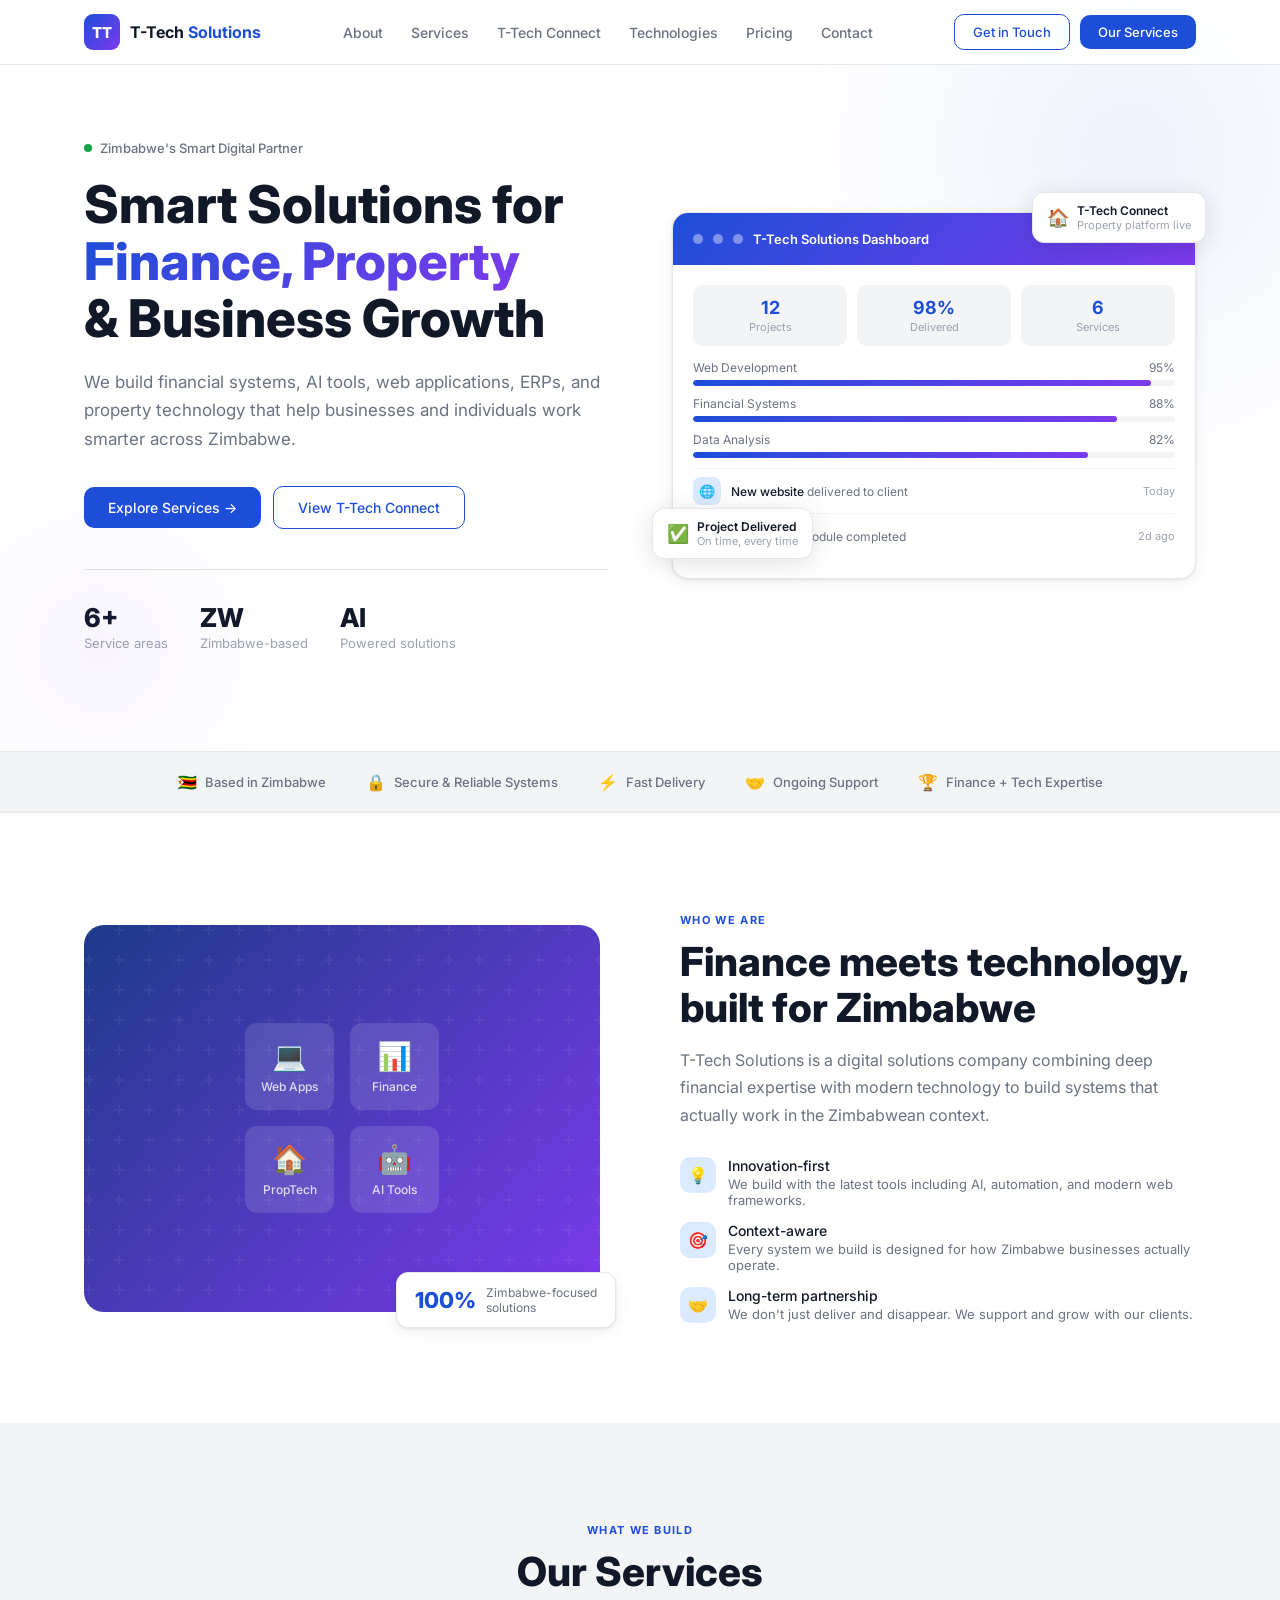
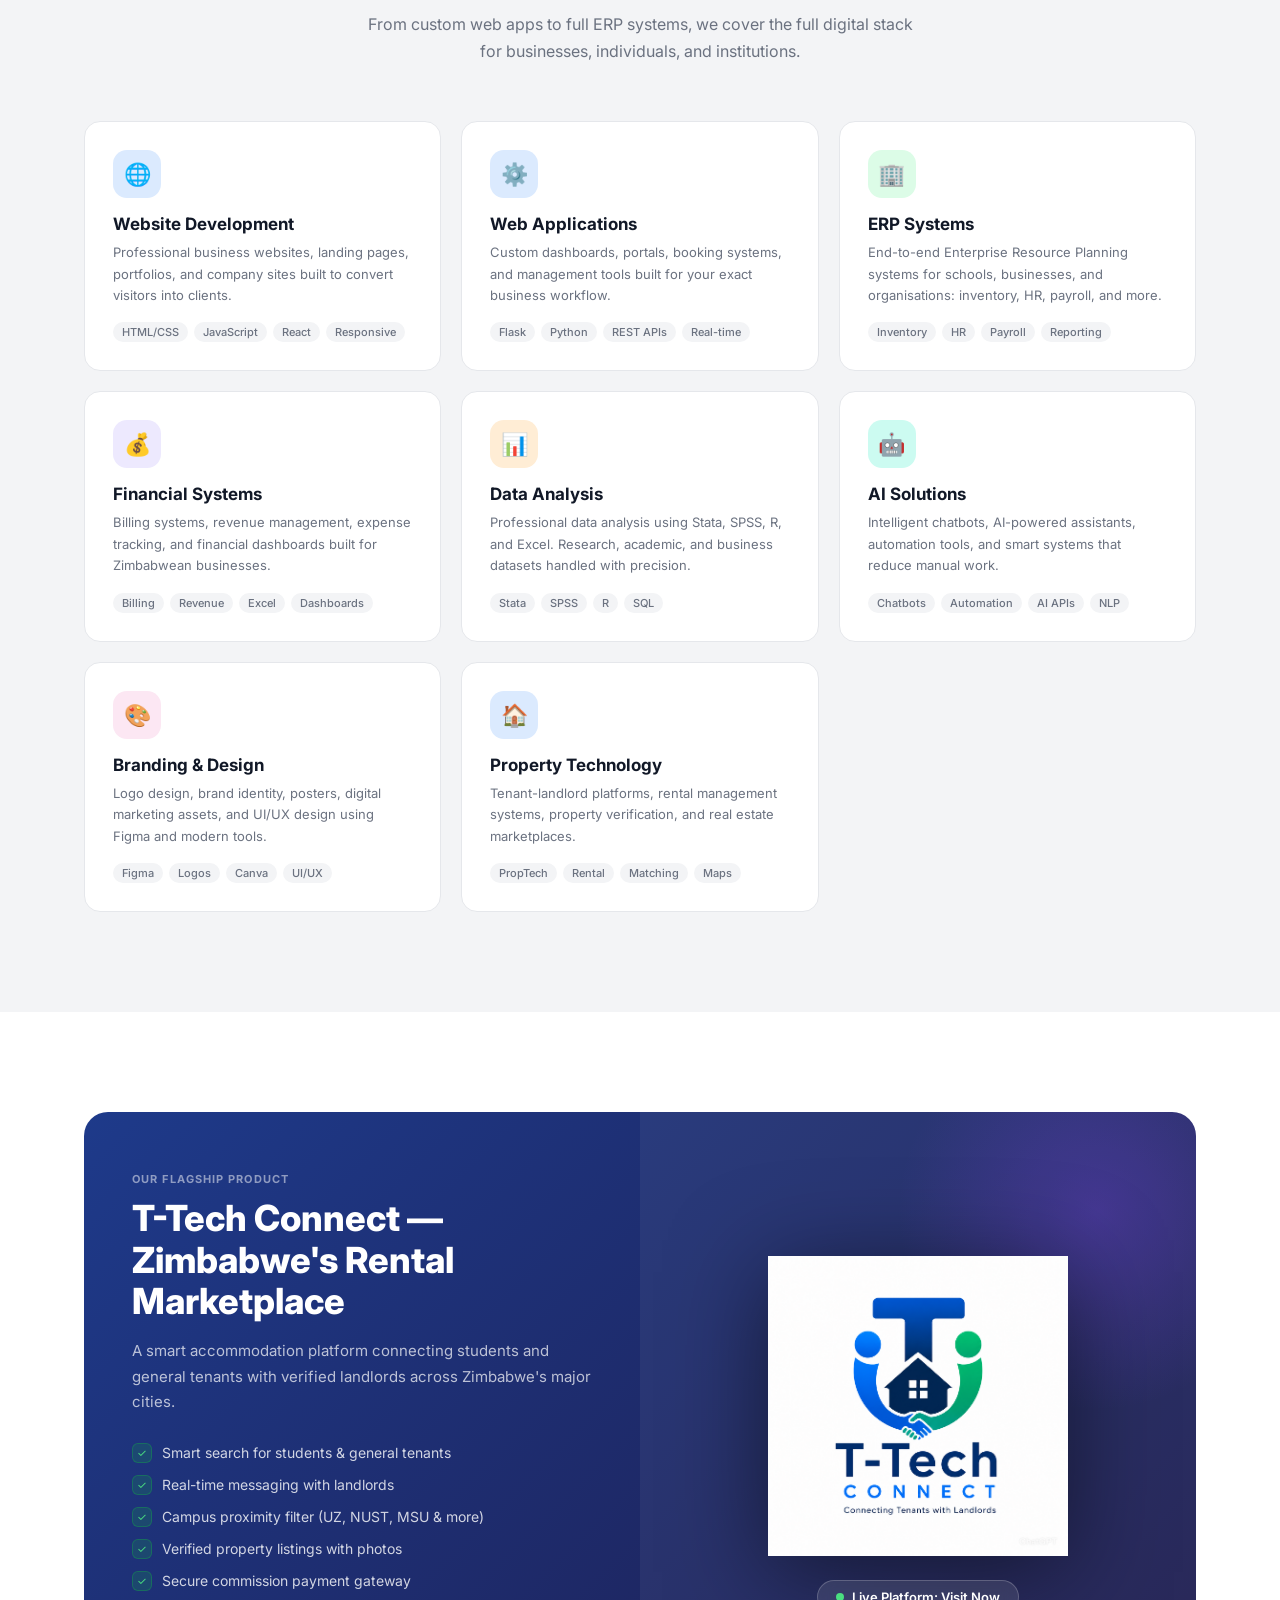
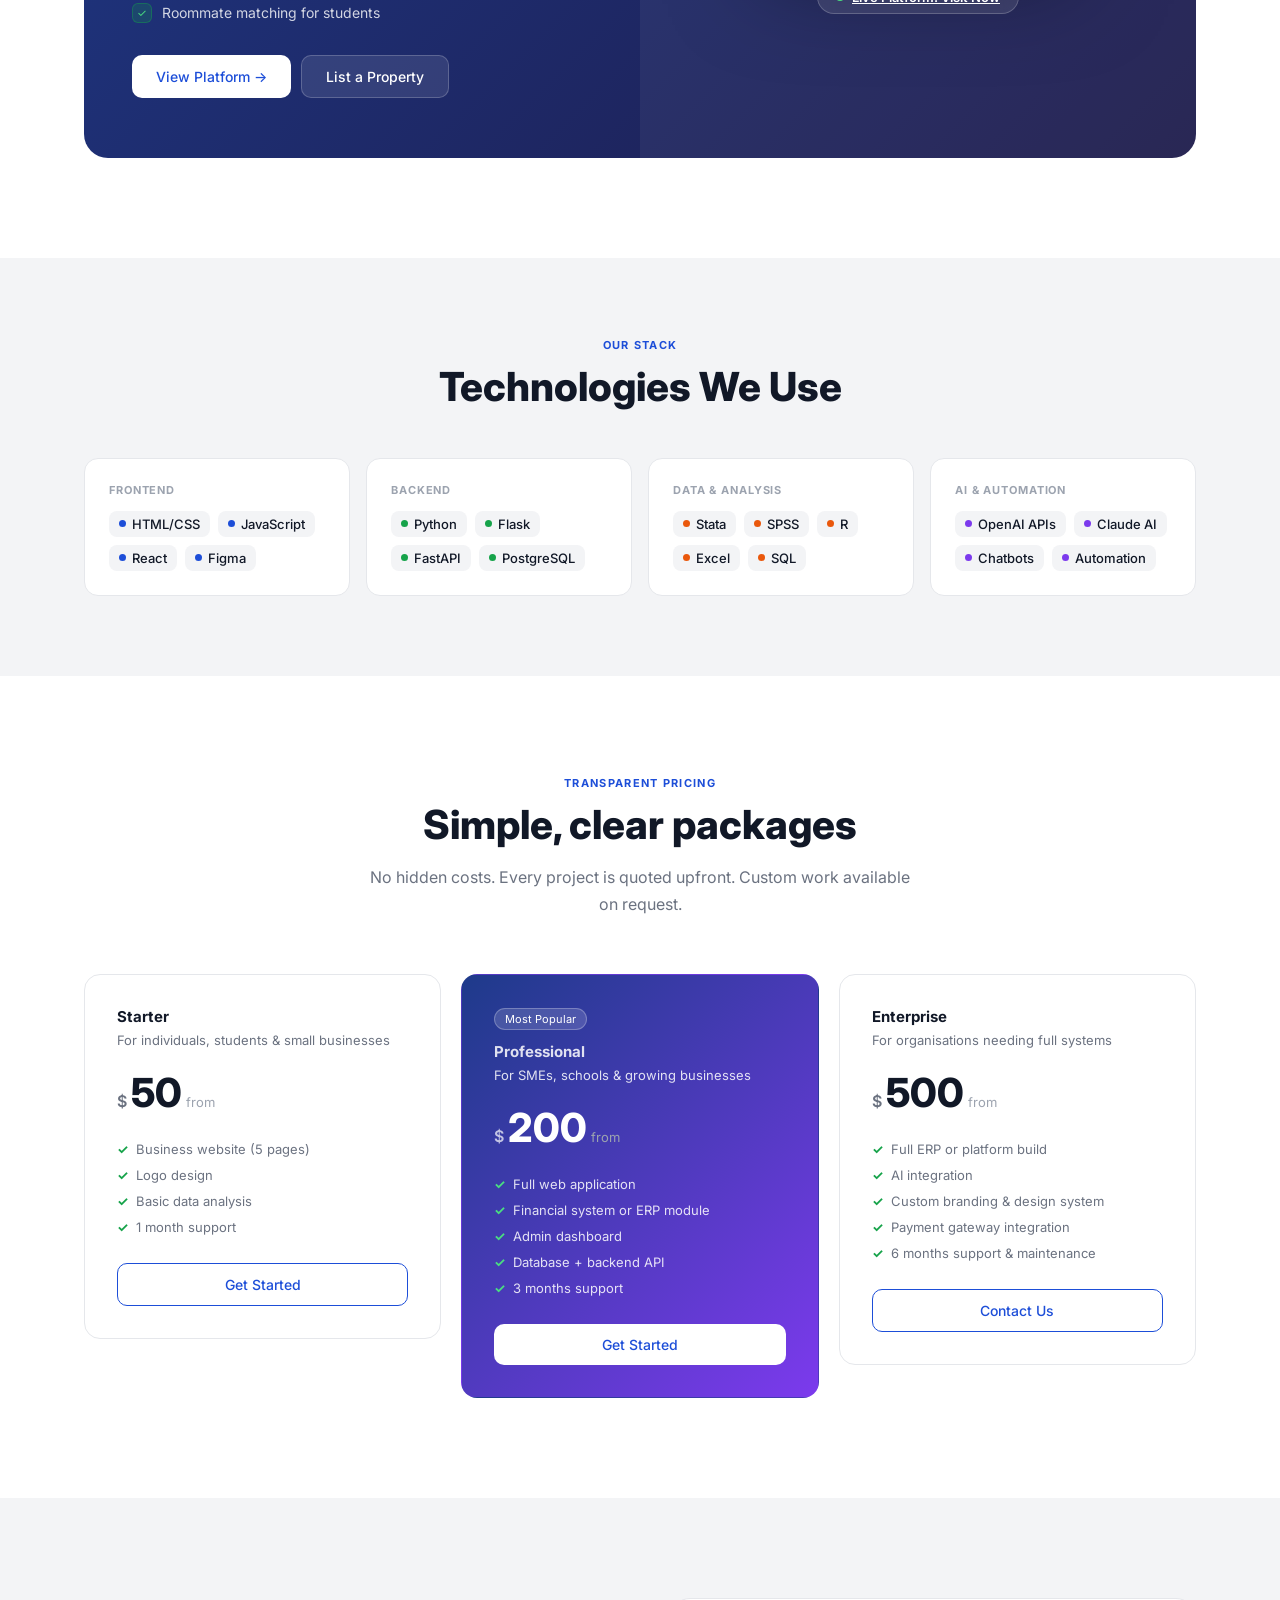
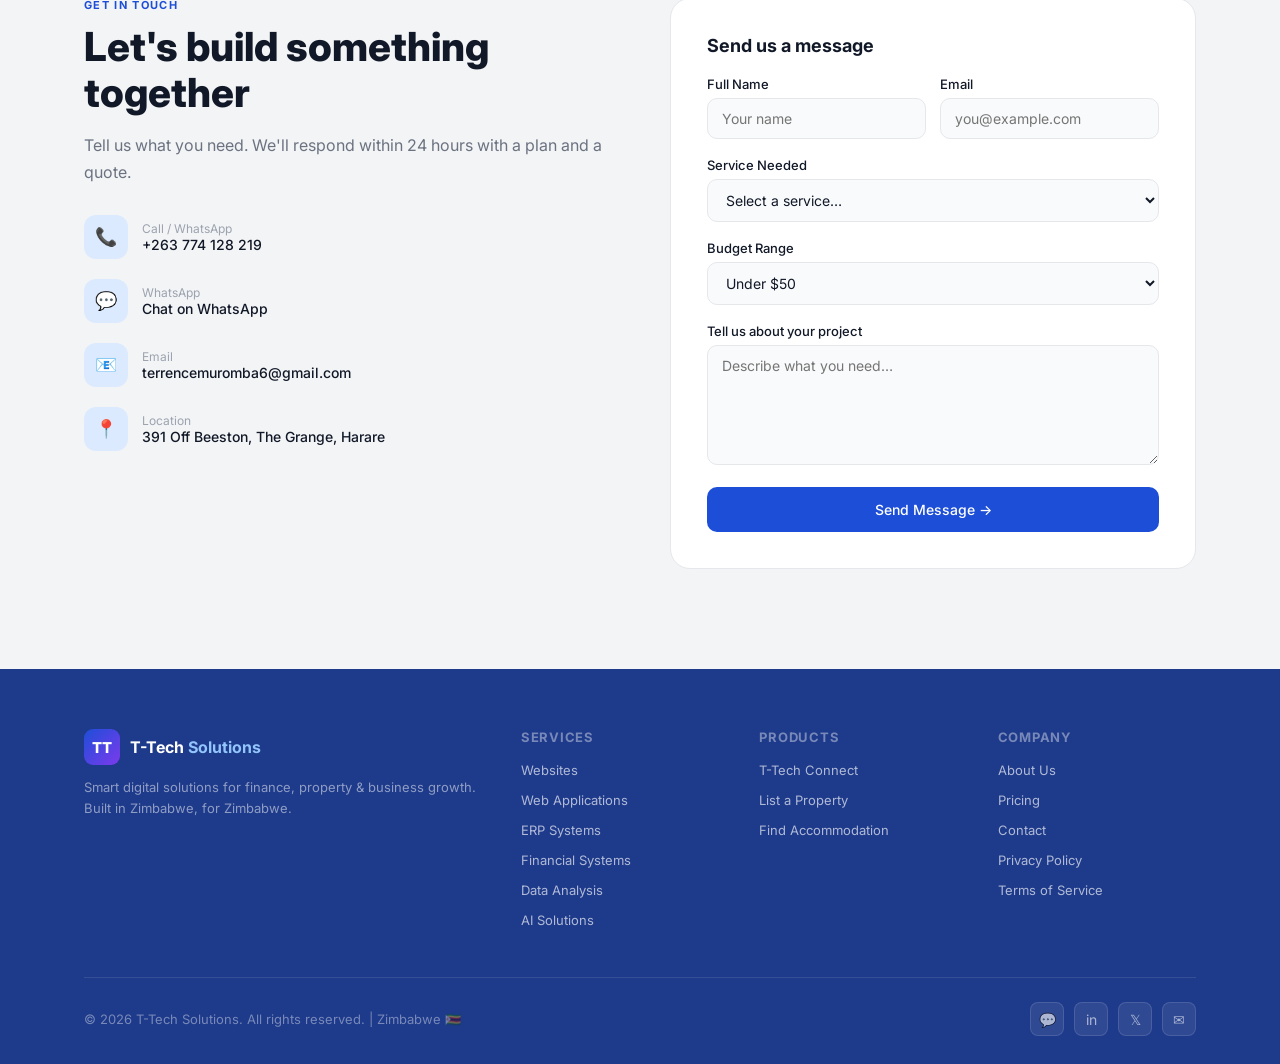
<file: ttech-solutions (1).html>
<!DOCTYPE html>
<html lang="en">
<head>
<meta charset="UTF-8"/>
<meta name="viewport" content="width=device-width, initial-scale=1.0"/>
<title>T-Tech Solutions — Smart Digital Solutions for Finance, Property &amp; Business</title>
<meta name="description" content="T-Tech Solutions builds financial systems, AI tools, web applications, ERPs, and property technology for businesses and individuals across Zimbabwe."/>
<meta name="keywords" content="T-Tech Solutions, Zimbabwe, web development, ERP systems, financial systems, AI solutions, data analysis, property technology, Harare"/>
<meta name="author" content="T-Tech Solutions"/>
<meta property="og:title" content="T-Tech Solutions — Smart Digital Solutions for Zimbabwe"/>
<meta property="og:description" content="We build financial systems, AI tools, web apps, ERPs, and property technology that help businesses work smarter across Zimbabwe."/>
<meta property="og:type" content="website"/>
<meta name="twitter:card" content="summary_large_image"/>
<link rel="canonical" href="/"/>
<link rel="preconnect" href="https://fonts.googleapis.com"/>
<link href="https://fonts.googleapis.com/css2?family=Inter:wght@300;400;500;600;700;800&family=Syne:wght@600;700;800&display=swap" rel="stylesheet"/>
<style>
/* ── Brand tokens (matched from T-Tech Connect) ─────────────────── */
:root {
  --primary:       #1d4ed8;
  --primary-dark:  #1e3a8a;
  --primary-light: #dbeafe;
  --accent:        #7c3aed;
  --green:         #16a34a;
  --green-light:   #dcfce7;
  --text:          #111827;
  --text-sec:      #6b7280;
  --text-muted:    #9ca3af;
  --bg:            #f3f4f6;
  --white:         #ffffff;
  --border:        #e5e7eb;
  --card-shadow:   0 1px 3px rgba(0,0,0,.08), 0 4px 16px rgba(0,0,0,.06);
}

*{margin:0;padding:0;box-sizing:border-box;}
html{scroll-behavior:smooth;}
body{font-family:'Inter',sans-serif;color:var(--text);background:var(--white);overflow-x:hidden;}

/* ── UTILITY ─────────────────────────────────────────────────────── */
.container{max-width:1160px;margin:0 auto;padding:0 24px;}
.badge{display:inline-block;font-size:11px;font-weight:500;letter-spacing:.06em;text-transform:uppercase;padding:4px 12px;border-radius:99px;}
.badge-blue{background:var(--primary-light);color:var(--primary);}
.badge-green{background:var(--green-light);color:var(--green);}
.section-eyebrow{font-family:'Inter',sans-serif;font-size:11px;font-weight:700;letter-spacing:.12em;text-transform:uppercase;color:var(--primary);margin-bottom:12px;}
.section-title{font-family:'Inter',sans-serif;font-size:clamp(26px,4vw,40px);font-weight:800;line-height:1.15;color:var(--text);margin-bottom:16px;}
.section-sub{font-size:16px;color:var(--text-sec);line-height:1.7;max-width:560px;}
.btn{display:inline-flex;align-items:center;gap:8px;padding:12px 24px;border-radius:10px;font-size:14px;font-weight:500;text-decoration:none;transition:all .2s;cursor:pointer;border:none;font-family:'Inter',sans-serif;}
.btn-primary{background:var(--primary);color:#fff;}
.btn-primary:hover{background:var(--primary-dark);transform:translateY(-1px);box-shadow:0 6px 20px rgba(29,78,216,.3);}
.btn-outline{background:transparent;color:var(--primary);border:1.5px solid var(--primary);}
.btn-outline:hover{background:var(--primary-light);}
.btn-white{background:#fff;color:var(--primary);}
.btn-white:hover{background:var(--primary-light);}

/* ── NAV ─────────────────────────────────────────────────────────── */
nav{position:fixed;top:0;left:0;right:0;z-index:100;background:rgba(255,255,255,.9);backdrop-filter:blur(12px);border-bottom:1px solid var(--border);}
.nav-inner{display:flex;align-items:center;justify-content:space-between;height:64px;}
.nav-logo{display:flex;align-items:center;gap:10px;text-decoration:none;}
.logo-mark{width:36px;height:36px;border-radius:9px;background:linear-gradient(135deg,var(--primary),var(--accent));display:flex;align-items:center;justify-content:center;color:#fff;font-family:'Inter',sans-serif;font-weight:800;font-size:15px;}
.logo-name{font-family:'Inter',sans-serif;font-weight:700;font-size:16px;color:var(--text);}
.logo-name span{color:var(--primary);}
.nav-links{display:flex;align-items:center;gap:28px;}
.nav-links a{font-size:14px;color:var(--text-sec);text-decoration:none;font-weight:500;transition:color .2s;}
.nav-links a:hover{color:var(--primary);}
.nav-cta{display:flex;align-items:center;gap:10px;}
.mobile-menu-btn{display:none;background:none;border:none;cursor:pointer;padding:4px;}
@media(max-width:768px){
  .nav-links,.nav-cta{display:none;}
  .mobile-menu-btn{display:block;}
}

/* ── HERO ─────────────────────────────────────────────────────────── */
.hero{padding:140px 0 100px;position:relative;overflow:hidden;background:var(--white);}
.hero::before{content:'';position:absolute;top:-200px;right:-200px;width:700px;height:700px;background:radial-gradient(circle,rgba(29,78,216,.07) 0%,transparent 70%);pointer-events:none;}
.hero::after{content:'';position:absolute;bottom:-100px;left:-100px;width:400px;height:400px;background:radial-gradient(circle,rgba(124,58,237,.05) 0%,transparent 70%);pointer-events:none;}
.hero-grid{display:grid;grid-template-columns:1fr 1fr;gap:64px;align-items:center;}
.hero-eyebrow{display:flex;align-items:center;gap:8px;margin-bottom:20px;}
.hero-dot{width:8px;height:8px;border-radius:50%;background:var(--green);animation:pulse 2s infinite;}
@keyframes pulse{0%,100%{opacity:1;transform:scale(1);}50%{opacity:.6;transform:scale(1.2);}}
.hero-eyebrow-text{font-size:13px;font-weight:500;color:var(--text-sec);}
.hero-headline{font-family:'Inter',sans-serif;font-size:clamp(32px,5vw,52px);font-weight:800;line-height:1.1;margin-bottom:20px;}
.hero-headline .hl-blue{color:var(--primary);}
.hero-headline .hl-grad{background:linear-gradient(135deg,var(--primary),var(--accent));-webkit-background-clip:text;-webkit-text-fill-color:transparent;background-clip:text;}
.hero-desc{font-size:17px;color:var(--text-sec);line-height:1.7;margin-bottom:32px;}
.hero-actions{display:flex;align-items:center;gap:12px;flex-wrap:wrap;}
.hero-stats{display:flex;gap:32px;margin-top:40px;padding-top:32px;border-top:1px solid var(--border);}
.h-stat-num{font-family:'Inter',sans-serif;font-size:26px;font-weight:800;color:var(--text);}
.h-stat-lbl{font-size:13px;color:var(--text-muted);margin-top:2px;}
.hero-visual{position:relative;}
.hero-card{background:#fff;border-radius:16px;box-shadow:var(--card-shadow);border:1px solid var(--border);overflow:hidden;}
.hero-card-header{background:linear-gradient(135deg,var(--primary),var(--accent));padding:18px 20px;display:flex;align-items:center;gap:10px;}
.hch-dot{width:10px;height:10px;border-radius:50%;background:rgba(255,255,255,.4);}
.hch-title{font-size:13px;font-weight:600;color:#fff;font-family:'Inter',sans-serif;}
.hero-card-body{padding:20px;}
.metric-row{display:grid;grid-template-columns:1fr 1fr 1fr;gap:10px;margin-bottom:14px;}
.metric{background:var(--bg);border-radius:10px;padding:12px;text-align:center;}
.metric-val{font-family:'Inter',sans-serif;font-size:18px;font-weight:700;color:var(--primary);}
.metric-lbl{font-size:11px;color:var(--text-muted);margin-top:2px;}
.mini-bar-group{margin-bottom:10px;}
.mini-bar-label{display:flex;justify-content:space-between;font-size:12px;color:var(--text-sec);margin-bottom:5px;}
.mini-bar-track{height:6px;background:var(--bg);border-radius:99px;overflow:hidden;}
.mini-bar-fill{height:100%;border-radius:99px;background:linear-gradient(90deg,var(--primary),var(--accent));}
.activity-row{display:flex;align-items:center;gap:10px;padding:8px 0;border-top:1px solid var(--bg);}
.act-icon{width:28px;height:28px;border-radius:8px;display:flex;align-items:center;justify-content:center;font-size:13px;flex-shrink:0;}
.act-text{flex:1;font-size:12px;color:var(--text-sec);}
.act-text strong{color:var(--text);font-weight:500;}
.act-time{font-size:11px;color:var(--text-muted);}
.floating-badge{position:absolute;background:#fff;border-radius:12px;box-shadow:0 4px 24px rgba(0,0,0,.12);border:1px solid var(--border);padding:10px 14px;display:flex;align-items:center;gap:8px;}
.fb-1{top:-20px;right:-10px;animation:float1 3s ease-in-out infinite;}
.fb-2{bottom:20px;left:-20px;animation:float2 3.5s ease-in-out infinite;}
@keyframes float1{0%,100%{transform:translateY(0);}50%{transform:translateY(-8px);}}
@keyframes float2{0%,100%{transform:translateY(0);}50%{transform:translateY(6px);}}
.fb-icon{font-size:18px;}
.fb-text{font-size:12px;font-weight:600;color:var(--text);}
.fb-sub{font-size:11px;color:var(--text-muted);}
@media(max-width:900px){.hero-grid{grid-template-columns:1fr;}.hero-visual{display:none;}}

/* ── TRUST BAR ────────────────────────────────────────────────────── */
.trust-bar{background:var(--bg);border-top:1px solid var(--border);border-bottom:1px solid var(--border);padding:20px 0;}
.trust-inner{display:flex;align-items:center;justify-content:center;gap:40px;flex-wrap:wrap;}
.trust-item{display:flex;align-items:center;gap:8px;font-size:13px;color:var(--text-sec);font-weight:500;}
.trust-icon{color:var(--primary);font-size:16px;}

/* ── ABOUT ────────────────────────────────────────────────────────── */
.about{padding:100px 0;background:var(--white);}
.about-grid{display:grid;grid-template-columns:1fr 1fr;gap:80px;align-items:center;}
.about-visual-wrap{position:relative;}
.about-img-block{background:linear-gradient(135deg,var(--primary-dark),var(--accent));border-radius:20px;aspect-ratio:4/3;display:flex;align-items:center;justify-content:center;position:relative;overflow:hidden;}
.about-img-block::before{content:'';position:absolute;inset:0;background:url("data:image/svg+xml,%3Csvg width='60' height='60' viewBox='0 0 60 60' xmlns='http://www.w3.org/2000/svg'%3E%3Cg fill='none' fill-rule='evenodd'%3E%3Cg fill='%23ffffff' fill-opacity='0.05'%3E%3Cpath d='M36 34v-4h-2v4h-4v2h4v4h2v-4h4v-2h-4zm0-30V0h-2v4h-4v2h4v4h2V6h4V4h-4zM6 34v-4H4v4H0v2h4v4h2v-4h4v-2H6zM6 4V0H4v4H0v2h4v4h2V6h4V4H6z'/%3E%3C/g%3E%3C/g%3E%3C/svg%3E");}
.about-icon-grid{display:grid;grid-template-columns:1fr 1fr;gap:16px;padding:30px;}
.aig-item{background:rgba(255,255,255,.12);border-radius:12px;padding:16px;text-align:center;}
.aig-emoji{font-size:28px;margin-bottom:6px;}
.aig-label{font-size:12px;color:rgba(255,255,255,.8);font-weight:500;}
.about-pill{position:absolute;bottom:-16px;right:-16px;background:#fff;border-radius:12px;box-shadow:var(--card-shadow);border:1px solid var(--border);padding:12px 18px;display:flex;align-items:center;gap:10px;}
.ap-num{font-family:'Inter',sans-serif;font-size:22px;font-weight:800;color:var(--primary);}
.ap-lbl{font-size:12px;color:var(--text-sec);}
.value-list{margin-top:28px;display:flex;flex-direction:column;gap:14px;}
.value-item{display:flex;align-items:flex-start;gap:12px;}
.vi-icon{width:36px;height:36px;border-radius:10px;background:var(--primary-light);color:var(--primary);display:flex;align-items:center;justify-content:center;flex-shrink:0;font-size:16px;}
.vi-title{font-size:14px;font-weight:500;margin-bottom:2px;}
.vi-desc{font-size:13px;color:var(--text-sec);}
@media(max-width:900px){.about-grid{grid-template-columns:1fr;}}

/* ── SERVICES ─────────────────────────────────────────────────────── */
.services{padding:100px 0;background:var(--bg);}
.services-header{text-align:center;margin-bottom:56px;}
.services-header .section-sub{margin:0 auto;}
.services-grid{display:grid;grid-template-columns:repeat(auto-fit,minmax(280px,1fr));gap:20px;}
.svc-card{background:#fff;border-radius:16px;padding:28px;border:1px solid var(--border);transition:all .25s;position:relative;overflow:hidden;}
.svc-card::before{content:'';position:absolute;top:0;left:0;right:0;height:3px;background:linear-gradient(90deg,var(--primary),var(--accent));transform:scaleX(0);transform-origin:left;transition:transform .3s;}
.svc-card:hover{box-shadow:0 8px 32px rgba(29,78,216,.12);transform:translateY(-4px);border-color:transparent;}
.svc-card:hover::before{transform:scaleX(1);}
.svc-icon{width:48px;height:48px;border-radius:14px;background:var(--primary-light);color:var(--primary);display:flex;align-items:center;justify-content:center;font-size:22px;margin-bottom:16px;}
.svc-card.green .svc-icon{background:var(--green-light);color:var(--green);}
.svc-card.purple .svc-icon{background:#ede9fe;color:#7c3aed;}
.svc-card.orange .svc-icon{background:#ffedd5;color:#ea580c;}
.svc-card.teal .svc-icon{background:#ccfbf1;color:#0d9488;}
.svc-card.pink .svc-icon{background:#fce7f3;color:#db2777;}
.svc-title{font-family:'Inter',sans-serif;font-size:17px;font-weight:700;margin-bottom:8px;}
.svc-desc{font-size:13px;color:var(--text-sec);line-height:1.65;margin-bottom:16px;}
.svc-tags{display:flex;flex-wrap:wrap;gap:6px;}
.svc-tag{font-size:11px;padding:3px 9px;border-radius:99px;background:var(--bg);color:var(--text-sec);font-weight:500;}

/* ── T-TECH CONNECT SHOWCASE ─────────────────────────────────────── */
.showcase{padding:100px 0;background:var(--white);}
.showcase-inner{background:linear-gradient(135deg,var(--primary-dark) 0%,#1e1b4b 100%);border-radius:24px;overflow:hidden;position:relative;}
.showcase-inner::before{content:'';position:absolute;top:-100px;right:-100px;width:400px;height:400px;background:radial-gradient(circle,rgba(124,58,237,.3),transparent 70%);}
.showcase-grid{display:grid;grid-template-columns:1fr 1fr;min-height:480px;}
.showcase-left{padding:60px 48px;position:relative;z-index:1;}
.showcase-eyebrow{font-size:11px;font-weight:700;letter-spacing:.1em;text-transform:uppercase;color:rgba(255,255,255,.5);margin-bottom:12px;font-family:'Inter',sans-serif;}
.showcase-title{font-family:'Inter',sans-serif;font-size:clamp(24px,3vw,36px);font-weight:800;color:#fff;margin-bottom:16px;line-height:1.15;}
.showcase-desc{font-size:15px;color:rgba(255,255,255,.7);line-height:1.7;margin-bottom:28px;}
.feature-list{display:flex;flex-direction:column;gap:12px;margin-bottom:32px;}
.feat-item{display:flex;align-items:center;gap:10px;font-size:14px;color:rgba(255,255,255,.8);}
.feat-check{width:20px;height:20px;border-radius:6px;background:rgba(22,163,74,.2);border:1px solid rgba(22,163,74,.4);color:#4ade80;display:flex;align-items:center;justify-content:center;font-size:11px;flex-shrink:0;}
.showcase-right{background:rgba(255,255,255,.05);display:flex;align-items:center;justify-content:center;padding:40px;position:relative;}
.app-mockup{background:#fff;border-radius:16px;padding:0;width:100%;max-width:320px;box-shadow:0 24px 64px rgba(0,0,0,.3);overflow:hidden;}
.app-topbar{background:linear-gradient(135deg,var(--primary),var(--accent));padding:14px 16px;display:flex;align-items:center;gap:8px;}
.app-tb-dot{width:8px;height:8px;border-radius:50%;background:rgba(255,255,255,.4);}
.app-tb-title{font-size:12px;font-weight:600;color:#fff;font-family:'Inter',sans-serif;margin-left:4px;}
.app-body{padding:16px;}
.app-search{background:#f3f4f6;border-radius:8px;padding:10px 12px;font-size:12px;color:#9ca3af;margin-bottom:12px;display:flex;align-items:center;gap:6px;}
.prop-card-mini{border:1px solid #e5e7eb;border-radius:10px;overflow:hidden;margin-bottom:8px;}
.pcm-img{height:70px;background:linear-gradient(135deg,#dbeafe,#ede9fe);display:flex;align-items:center;justify-content:center;font-size:24px;}
.pcm-body{padding:8px 10px;}
.pcm-title{font-size:12px;font-weight:600;color:#111827;}
.pcm-meta{font-size:11px;color:#6b7280;margin-top:2px;}
.pcm-price{font-size:12px;font-weight:700;color:var(--primary);margin-top:4px;}
.app-badge-row{display:flex;gap:6px;margin-top:4px;}
.app-badge{font-size:10px;padding:2px 7px;border-radius:99px;}
@media(max-width:800px){.showcase-grid{grid-template-columns:1fr;}.showcase-right{display:none;}.showcase-left{padding:40px 28px;}}

/* ── TECH STACK ───────────────────────────────────────────────────── */
.techstack{padding:80px 0;background:var(--bg);}
.tech-header{text-align:center;margin-bottom:48px;}
.tech-categories{display:grid;grid-template-columns:repeat(auto-fit,minmax(220px,1fr));gap:16px;}
.tech-cat{background:#fff;border-radius:14px;padding:24px;border:1px solid var(--border);}
.tc-label{font-size:11px;font-weight:700;letter-spacing:.08em;text-transform:uppercase;color:var(--text-muted);margin-bottom:14px;}
.tc-items{display:flex;flex-wrap:wrap;gap:8px;}
.tc-item{display:flex;align-items:center;gap:6px;font-size:13px;font-weight:500;color:var(--text);background:var(--bg);padding:5px 10px;border-radius:8px;}
.tc-dot{width:7px;height:7px;border-radius:50%;}
.dot-blue{background:var(--primary);}
.dot-green{background:var(--green);}
.dot-purple{background:#7c3aed;}
.dot-orange{background:#ea580c;}

/* ── PRICING ──────────────────────────────────────────────────────── */
.pricing{padding:100px 0;background:var(--white);}
.pricing-header{text-align:center;margin-bottom:56px;}
.pricing-grid{display:grid;grid-template-columns:repeat(auto-fit,minmax(260px,1fr));gap:20px;align-items:start;}
.price-card{border-radius:16px;padding:32px;border:1px solid var(--border);transition:all .25s;}
.price-card:hover{box-shadow:var(--card-shadow);transform:translateY(-3px);}
.price-card.featured{background:linear-gradient(135deg,var(--primary-dark),var(--accent));border-color:transparent;color:#fff;}
.price-name{font-family:'Inter',sans-serif;font-size:15px;font-weight:700;margin-bottom:6px;}
.price-card.featured .price-name,.price-card.featured .price-desc,.price-card.featured .price-feature{color:rgba(255,255,255,.85);}
.price-desc{font-size:13px;color:var(--text-sec);margin-bottom:20px;}
.price-amount{display:flex;align-items:baseline;gap:4px;margin-bottom:24px;}
.pa-currency{font-size:16px;font-weight:600;color:var(--text-sec);margin-top:6px;}
.price-card.featured .pa-currency{color:rgba(255,255,255,.7);}
.pa-val{font-family:'Inter',sans-serif;font-size:40px;font-weight:800;color:var(--text);}
.price-card.featured .pa-val{color:#fff;}
.pa-per{font-size:13px;color:var(--text-muted);}
.price-features{list-style:none;display:flex;flex-direction:column;gap:10px;margin-bottom:28px;}
.price-feature{font-size:13px;color:var(--text-sec);display:flex;align-items:center;gap:8px;}
.pf-check{color:var(--green);font-weight:700;}
.price-card.featured .pf-check{color:#4ade80;}
.price-badge{background:rgba(255,255,255,.15);border:1px solid rgba(255,255,255,.25);color:#fff;font-size:11px;padding:3px 10px;border-radius:99px;margin-bottom:12px;display:inline-block;}

/* ── CONTACT ──────────────────────────────────────────────────────── */
.contact{padding:100px 0;background:var(--bg);}
.contact-grid{display:grid;grid-template-columns:1fr 1fr;gap:60px;align-items:start;}
.contact-info{display:flex;flex-direction:column;gap:20px;margin-top:28px;}
.contact-item{display:flex;align-items:center;gap:14px;}
.ci-icon{width:44px;height:44px;border-radius:12px;background:var(--primary-light);color:var(--primary);display:flex;align-items:center;justify-content:center;font-size:18px;flex-shrink:0;}
.ci-label{font-size:12px;color:var(--text-muted);}
.ci-val{font-size:14px;font-weight:500;color:var(--text);}
.contact-form{background:#fff;border-radius:20px;padding:36px;border:1px solid var(--border);}
.form-group{margin-bottom:18px;}
.form-label{font-size:13px;font-weight:500;color:var(--text);margin-bottom:6px;display:block;}
.form-input,.form-textarea,.form-select{width:100%;background:#f9fafb;border:1px solid var(--border);border-radius:10px;padding:11px 14px;font-size:14px;color:var(--text);font-family:'Inter',sans-serif;transition:border-color .2s,box-shadow .2s;outline:none;}
.form-input:focus,.form-textarea:focus,.form-select:focus{border-color:var(--primary);background:#fff;box-shadow:0 0 0 3px rgba(29,78,216,.1);}
.form-textarea{resize:vertical;min-height:120px;}
.form-row{display:grid;grid-template-columns:1fr 1fr;gap:14px;}
@media(max-width:900px){.contact-grid{grid-template-columns:1fr;}.form-row{grid-template-columns:1fr;}}

/* ── FOOTER ───────────────────────────────────────────────────────── */
footer{background:var(--primary-dark);color:#fff;padding:60px 0 28px;}
.footer-grid{display:grid;grid-template-columns:2fr 1fr 1fr 1fr;gap:40px;margin-bottom:48px;}
.footer-brand .logo-name{color:#fff;}
.footer-brand .logo-name span{color:#93c5fd;}
.footer-tagline{font-size:13px;color:rgba(255,255,255,.5);margin-top:10px;line-height:1.6;}
.footer-col-title{font-family:'Inter',sans-serif;font-size:13px;font-weight:700;letter-spacing:.06em;text-transform:uppercase;color:rgba(255,255,255,.4);margin-bottom:14px;}
.footer-links{list-style:none;display:flex;flex-direction:column;gap:10px;}
.footer-links a{font-size:13px;color:rgba(255,255,255,.65);text-decoration:none;transition:color .2s;}
.footer-links a:hover{color:#fff;}
.footer-bottom{border-top:1px solid rgba(255,255,255,.1);padding-top:24px;display:flex;align-items:center;justify-content:space-between;flex-wrap:gap;gap:12px;}
.footer-copy{font-size:13px;color:rgba(255,255,255,.4);}
.footer-social{display:flex;gap:10px;}
.social-btn{width:34px;height:34px;border-radius:8px;background:rgba(255,255,255,.08);border:1px solid rgba(255,255,255,.12);color:rgba(255,255,255,.6);display:flex;align-items:center;justify-content:center;text-decoration:none;font-size:14px;transition:all .2s;}
.social-btn:hover{background:rgba(255,255,255,.16);color:#fff;}
@media(max-width:768px){.footer-grid{grid-template-columns:1fr 1fr;}}

/* ── CONNECT LOGO DISPLAY ────────────────────────────────────────── */
.connect-logo-display{display:flex;flex-direction:column;align-items:center;justify-content:center;gap:20px;height:100%;}
.connect-logo-img{width:100%;max-width:300px;filter:drop-shadow(0 16px 48px rgba(0,0,0,.5));animation:logoFloat 4s ease-in-out infinite;}
@keyframes logoFloat{0%,100%{transform:translateY(0);}50%{transform:translateY(-12px);}}
.connect-logo-badge{display:flex;align-items:center;gap:8px;background:rgba(255,255,255,.1);border:1px solid rgba(255,255,255,.2);backdrop-filter:blur(8px);border-radius:99px;padding:8px 18px;font-size:13px;font-weight:600;color:#fff;}
.clb-dot{width:8px;height:8px;border-radius:50%;background:#4ade80;animation:pulse 2s infinite;flex-shrink:0;}

/* ── ANIMATIONS ───────────────────────────────────────────────────── */
.reveal{opacity:0;transform:translateY(24px);transition:opacity .6s ease,transform .6s ease;}
.reveal.visible{opacity:1;transform:none;}
.stagger-1{transition-delay:.1s;}
.stagger-2{transition-delay:.2s;}
.stagger-3{transition-delay:.3s;}
.stagger-4{transition-delay:.4s;}
</style>
</head>
<body>

<!-- NAV -->
<nav>
  <div class="container">
    <div class="nav-inner">
      <a href="#" class="nav-logo">
        <div class="logo-mark">TT</div>
        <span class="logo-name">T-Tech <span>Solutions</span></span>
      </a>
      <div class="nav-links">
        <a href="#about">About</a>
        <a href="#services">Services</a>
        <a href="#connect">T-Tech Connect</a>
        <a href="#stack">Technologies</a>
        <a href="#pricing">Pricing</a>
        <a href="#contact">Contact</a>
      </div>
      <div class="nav-cta">
        <a href="#contact" class="btn btn-outline" style="padding:9px 18px;font-size:13px;">Get in Touch</a>
        <a href="#services" class="btn btn-primary" style="padding:9px 18px;font-size:13px;">Our Services</a>
      </div>
      <button class="mobile-menu-btn" aria-label="Menu">
        <svg width="22" height="22" viewBox="0 0 24 24" fill="none" stroke="#374151" stroke-width="2"><line x1="3" y1="6" x2="21" y2="6"/><line x1="3" y1="12" x2="21" y2="12"/><line x1="3" y1="18" x2="21" y2="18"/></svg>
      </button>
    </div>
  </div>
</nav>

<!-- HERO -->
<section class="hero" id="home">
  <div class="container">
    <div class="hero-grid">
      <div class="hero-content">
        <div class="hero-eyebrow">
          <div class="hero-dot"></div>
          <span class="hero-eyebrow-text">Zimbabwe's Smart Digital Partner</span>
        </div>
        <h1 class="hero-headline">
          Smart Solutions for<br/>
          <span class="hl-grad">Finance, Property</span><br/>
          &amp; Business Growth
        </h1>
        <p class="hero-desc">We build financial systems, AI tools, web applications, ERPs, and property technology that help businesses and individuals work smarter across Zimbabwe.</p>
        <div class="hero-actions">
          <a href="#services" class="btn btn-primary">Explore Services →</a>
          <a href="#connect" class="btn btn-outline">View T-Tech Connect</a>
        </div>
        <div class="hero-stats">
          <div>
            <div class="h-stat-num">6+</div>
            <div class="h-stat-lbl">Service areas</div>
          </div>
          <div>
            <div class="h-stat-num">ZW</div>
            <div class="h-stat-lbl">Zimbabwe-based</div>
          </div>
          <div>
            <div class="h-stat-num">AI</div>
            <div class="h-stat-lbl">Powered solutions</div>
          </div>
        </div>
      </div>
      <div class="hero-visual">
        <div class="floating-badge fb-1">
          <span class="fb-icon">🏠</span>
          <div><div class="fb-text">T-Tech Connect</div><div class="fb-sub">Property platform live</div></div>
        </div>
        <div class="hero-card">
          <div class="hero-card-header">
            <div class="hch-dot"></div><div class="hch-dot"></div><div class="hch-dot"></div>
              <span class="hch-title">T-Tech Solutions Dashboard</span>
          </div>
          <div class="hero-card-body">
            <div class="metric-row">
              <div class="metric"><div class="metric-val">12</div><div class="metric-lbl">Projects</div></div>
                <div class="metric"><div class="metric-val">98%</div><div class="metric-lbl">Delivered</div></div>
              <div class="metric"><div class="metric-val">6</div><div class="metric-lbl">Services</div></div>
            </div>
            <div class="mini-bar-group">
              <div class="mini-bar-label"><span>Web Development</span><span>95%</span></div>
              <div class="mini-bar-track"><div class="mini-bar-fill" style="width:95%"></div></div>
            </div>
            <div class="mini-bar-group">
              <div class="mini-bar-label"><span>Financial Systems</span><span>88%</span></div>
              <div class="mini-bar-track"><div class="mini-bar-fill" style="width:88%"></div></div>
            </div>
            <div class="mini-bar-group">
              <div class="mini-bar-label"><span>Data Analysis</span><span>82%</span></div>
              <div class="mini-bar-track"><div class="mini-bar-fill" style="width:82%"></div></div>
            </div>
            <div class="activity-row">
              <div class="act-icon" style="background:#dbeafe;">🌐</div>
              <div class="act-text"><strong>New website</strong> delivered to client</div>
              <div class="act-time">Today</div>
            </div>
            <div class="activity-row">
              <div class="act-icon" style="background:#dcfce7;">📊</div>
              <div class="act-text"><strong>ERP system</strong> module completed</div>
              <div class="act-time">2d ago</div>
            </div>
          </div>
        </div>
        <div class="floating-badge fb-2">
          <span class="fb-icon">✅</span>
          <div><div class="fb-text">Project Delivered</div><div class="fb-sub">On time, every time</div></div>
        </div>
      </div>
    </div>
  </div>
</section>

<!-- TRUST BAR -->
<div class="trust-bar">
  <div class="container">
    <div class="trust-inner">
      <div class="trust-item"><span class="trust-icon">🇿🇼</span> Based in Zimbabwe</div>
      <div class="trust-item"><span class="trust-icon">🔒</span> Secure &amp; Reliable Systems</div>
      <div class="trust-item"><span class="trust-icon">⚡</span> Fast Delivery</div>
      <div class="trust-item"><span class="trust-icon">🤝</span> Ongoing Support</div>
      <div class="trust-item"><span class="trust-icon">🏆</span> Finance + Tech Expertise</div>
    </div>
  </div>
</div>

<!-- ABOUT -->
<section class="about" id="about">
  <div class="container">
    <div class="about-grid">
      <div class="about-visual-wrap reveal">
        <div class="about-img-block">
          <div class="about-icon-grid">
            <div class="aig-item"><div class="aig-emoji">💻</div><div class="aig-label">Web Apps</div></div>
            <div class="aig-item"><div class="aig-emoji">📊</div><div class="aig-label">Finance</div></div>
            <div class="aig-item"><div class="aig-emoji">🏠</div><div class="aig-label">PropTech</div></div>
            <div class="aig-item"><div class="aig-emoji">🤖</div><div class="aig-label">AI Tools</div></div>
          </div>
        </div>
        <div class="about-pill">
          <div class="ap-num">100%</div>
          <div class="ap-lbl">Zimbabwe-focused<br/>solutions</div>
        </div>
      </div>
      <div class="reveal stagger-1">
        <div class="section-eyebrow">Who We Are</div>
        <h2 class="section-title">Finance meets technology, built for Zimbabwe</h2>
        <p class="section-sub">T-Tech Solutions is a digital solutions company combining deep financial expertise with modern technology to build systems that actually work in the Zimbabwean context.</p>
        <div class="value-list">
          <div class="value-item">
            <div class="vi-icon">💡</div>
            <div><div class="vi-title">Innovation-first</div><div class="vi-desc">We build with the latest tools including AI, automation, and modern web frameworks.</div></div>
          </div>
          <div class="value-item">
            <div class="vi-icon">🎯</div>
            <div><div class="vi-title">Context-aware</div><div class="vi-desc">Every system we build is designed for how Zimbabwe businesses actually operate.</div></div>
          </div>
          <div class="value-item">
            <div class="vi-icon">🤝</div>
            <div><div class="vi-title">Long-term partnership</div><div class="vi-desc">We don't just deliver and disappear. We support and grow with our clients.</div></div>
          </div>
        </div>
      </div>
    </div>
  </div>
</section>

<!-- SERVICES -->
<section class="services" id="services">
  <div class="container">
    <div class="services-header reveal">
      <div class="section-eyebrow">What We Build</div>
      <h2 class="section-title">Our Services</h2>
      <p class="section-sub">From custom web apps to full ERP systems, we cover the full digital stack for businesses, individuals, and institutions.</p>
    </div>
    <div class="services-grid">
      <div class="svc-card reveal">
        <div class="svc-icon">🌐</div>
        <div class="svc-title">Website Development</div>
        <p class="svc-desc">Professional business websites, landing pages, portfolios, and company sites built to convert visitors into clients.</p>
        <div class="svc-tags"><span class="svc-tag">HTML/CSS</span><span class="svc-tag">JavaScript</span><span class="svc-tag">React</span><span class="svc-tag">Responsive</span></div>
      </div>
      <div class="svc-card reveal stagger-1">
        <div class="svc-icon">⚙️</div>
        <div class="svc-title">Web Applications</div>
        <p class="svc-desc">Custom dashboards, portals, booking systems, and management tools built for your exact business workflow.</p>
        <div class="svc-tags"><span class="svc-tag">Flask</span><span class="svc-tag">Python</span><span class="svc-tag">REST APIs</span><span class="svc-tag">Real-time</span></div>
      </div>
      <div class="svc-card green reveal stagger-2">
        <div class="svc-icon">🏢</div>
        <div class="svc-title">ERP Systems</div>
        <p class="svc-desc">End-to-end Enterprise Resource Planning systems for schools, businesses, and organisations: inventory, HR, payroll, and more.</p>
        <div class="svc-tags"><span class="svc-tag">Inventory</span><span class="svc-tag">HR</span><span class="svc-tag">Payroll</span><span class="svc-tag">Reporting</span></div>
      </div>
      <div class="svc-card purple reveal stagger-3">
        <div class="svc-icon">💰</div>
        <div class="svc-title">Financial Systems</div>
        <p class="svc-desc">Billing systems, revenue management, expense tracking, and financial dashboards built for Zimbabwean businesses.</p>
        <div class="svc-tags"><span class="svc-tag">Billing</span><span class="svc-tag">Revenue</span><span class="svc-tag">Excel</span><span class="svc-tag">Dashboards</span></div>
      </div>
      <div class="svc-card orange reveal">
        <div class="svc-icon">📊</div>
        <div class="svc-title">Data Analysis</div>
        <p class="svc-desc">Professional data analysis using Stata, SPSS, R, and Excel. Research, academic, and business datasets handled with precision.</p>
        <div class="svc-tags"><span class="svc-tag">Stata</span><span class="svc-tag">SPSS</span><span class="svc-tag">R</span><span class="svc-tag">SQL</span></div>
      </div>
      <div class="svc-card teal reveal stagger-1">
        <div class="svc-icon">🤖</div>
        <div class="svc-title">AI Solutions</div>
        <p class="svc-desc">Intelligent chatbots, AI-powered assistants, automation tools, and smart systems that reduce manual work.</p>
        <div class="svc-tags"><span class="svc-tag">Chatbots</span><span class="svc-tag">Automation</span><span class="svc-tag">AI APIs</span><span class="svc-tag">NLP</span></div>
      </div>
      <div class="svc-card pink reveal stagger-2">
        <div class="svc-icon">🎨</div>
        <div class="svc-title">Branding &amp; Design</div>
        <p class="svc-desc">Logo design, brand identity, posters, digital marketing assets, and UI/UX design using Figma and modern tools.</p>
        <div class="svc-tags"><span class="svc-tag">Figma</span><span class="svc-tag">Logos</span><span class="svc-tag">Canva</span><span class="svc-tag">UI/UX</span></div>
      </div>
      <div class="svc-card reveal stagger-3">
        <div class="svc-icon">🏠</div>
        <div class="svc-title">Property Technology</div>
        <p class="svc-desc">Tenant-landlord platforms, rental management systems, property verification, and real estate marketplaces.</p>
        <div class="svc-tags"><span class="svc-tag">PropTech</span><span class="svc-tag">Rental</span><span class="svc-tag">Matching</span><span class="svc-tag">Maps</span></div>
      </div>
    </div>
  </div>
</section>

<!-- T-TECH CONNECT SHOWCASE -->
<section class="showcase" id="connect">
  <div class="container">
    <div class="showcase-inner">
      <div class="showcase-grid">
        <div class="showcase-left">
          <div class="showcase-eyebrow">Our Flagship Product</div>
          <h2 class="showcase-title">T-Tech Connect — Zimbabwe's Rental Marketplace</h2>
          <p class="showcase-desc">A smart accommodation platform connecting students and general tenants with verified landlords across Zimbabwe's major cities.</p>
          <div class="feature-list">
            <div class="feat-item"><div class="feat-check">✓</div>Smart search for students &amp; general tenants</div>
            <div class="feat-item"><div class="feat-check">✓</div>Real-time messaging with landlords</div>
            <div class="feat-item"><div class="feat-check">✓</div>Campus proximity filter (UZ, NUST, MSU &amp; more)</div>
            <div class="feat-item"><div class="feat-check">✓</div>Verified property listings with photos</div>
            <div class="feat-item"><div class="feat-check">✓</div>Secure commission payment gateway</div>
            <div class="feat-item"><div class="feat-check">✓</div>Roommate matching for students</div>
          </div>
          <div style="display:flex;gap:10px;flex-wrap:wrap;">
            <a href="https://t-tech-connect1-1.onrender.com" target="_blank" rel="noopener" class="btn btn-white">View Platform →</a>
            <a href="#contact" class="btn" style="background:rgba(255,255,255,.1);color:#fff;border:1px solid rgba(255,255,255,.2);">List a Property</a>
          </div>
        </div>
        <div class="showcase-right">
          <div class="connect-logo-display">
            <a href="https://t-tech-connect1-1.onrender.com" target="_blank" rel="noopener">
              <img src="images/logo.png" alt="T-Tech Connect Logo" class="connect-logo-img"/>
            </a>
            <a href="https://t-tech-connect1-1.onrender.com" target="_blank" rel="noopener" class="connect-logo-badge">
              <span class="clb-dot"></span> Live Platform: Visit Now
            </a>
          </div>
        </div>
      </div>
    </div>
  </div>
</section>

<!-- TECH STACK -->
<section class="techstack" id="stack">
  <div class="container">
    <div class="tech-header reveal">
      <div class="section-eyebrow">Our Stack</div>
      <h2 class="section-title">Technologies We Use</h2>
    </div>
    <div class="tech-categories">
      <div class="tech-cat reveal">
        <div class="tc-label">Frontend</div>
        <div class="tc-items">
          <div class="tc-item"><div class="tc-dot dot-blue"></div>HTML/CSS</div>
          <div class="tc-item"><div class="tc-dot dot-blue"></div>JavaScript</div>
          <div class="tc-item"><div class="tc-dot dot-blue"></div>React</div>
          <div class="tc-item"><div class="tc-dot dot-blue"></div>Figma</div>
        </div>
      </div>
      <div class="tech-cat reveal stagger-1">
        <div class="tc-label">Backend</div>
        <div class="tc-items">
          <div class="tc-item"><div class="tc-dot dot-green"></div>Python</div>
          <div class="tc-item"><div class="tc-dot dot-green"></div>Flask</div>
          <div class="tc-item"><div class="tc-dot dot-green"></div>FastAPI</div>
          <div class="tc-item"><div class="tc-dot dot-green"></div>PostgreSQL</div>
        </div>
      </div>
      <div class="tech-cat reveal stagger-2">
        <div class="tc-label">Data & Analysis</div>
        <div class="tc-items">
          <div class="tc-item"><div class="tc-dot dot-orange"></div>Stata</div>
          <div class="tc-item"><div class="tc-dot dot-orange"></div>SPSS</div>
          <div class="tc-item"><div class="tc-dot dot-orange"></div>R</div>
          <div class="tc-item"><div class="tc-dot dot-orange"></div>Excel</div>
          <div class="tc-item"><div class="tc-dot dot-orange"></div>SQL</div>
        </div>
      </div>
      <div class="tech-cat reveal stagger-3">
        <div class="tc-label">AI & Automation</div>
        <div class="tc-items">
          <div class="tc-item"><div class="tc-dot dot-purple"></div>OpenAI APIs</div>
          <div class="tc-item"><div class="tc-dot dot-purple"></div>Claude AI</div>
          <div class="tc-item"><div class="tc-dot dot-purple"></div>Chatbots</div>
          <div class="tc-item"><div class="tc-dot dot-purple"></div>Automation</div>
        </div>
      </div>
    </div>
  </div>
</section>

<!-- PRICING -->
<section class="pricing" id="pricing">
  <div class="container">
    <div class="pricing-header reveal">
      <div class="section-eyebrow">Transparent Pricing</div>
      <h2 class="section-title">Simple, clear packages</h2>
      <p class="section-sub" style="margin:0 auto;">No hidden costs. Every project is quoted upfront. Custom work available on request.</p>
    </div>
    <div class="pricing-grid">
      <div class="price-card reveal">
        <div class="price-name">Starter</div>
        <div class="price-desc">For individuals, students &amp; small businesses</div>
        <div class="price-amount">
          <span class="pa-currency">$</span>
          <span class="pa-val">50</span>
          <span class="pa-per">from</span>
        </div>
        <ul class="price-features">
          <li class="price-feature"><span class="pf-check">✓</span>Business website (5 pages)</li>
          <li class="price-feature"><span class="pf-check">✓</span>Logo design</li>
          <li class="price-feature"><span class="pf-check">✓</span>Basic data analysis</li>
          <li class="price-feature"><span class="pf-check">✓</span>1 month support</li>
        </ul>
        <a href="#contact" class="btn btn-outline" style="width:100%;justify-content:center;">Get Started</a>
      </div>
      <div class="price-card featured reveal stagger-1">
        <div class="price-badge">Most Popular</div>
        <div class="price-name">Professional</div>
        <div class="price-desc">For SMEs, schools &amp; growing businesses</div>
        <div class="price-amount">
          <span class="pa-currency">$</span>
          <span class="pa-val">200</span>
          <span class="pa-per">from</span>
        </div>
        <ul class="price-features">
          <li class="price-feature"><span class="pf-check">✓</span>Full web application</li>
          <li class="price-feature"><span class="pf-check">✓</span>Financial system or ERP module</li>
          <li class="price-feature"><span class="pf-check">✓</span>Admin dashboard</li>
          <li class="price-feature"><span class="pf-check">✓</span>Database + backend API</li>
          <li class="price-feature"><span class="pf-check">✓</span>3 months support</li>
        </ul>
        <a href="#contact" class="btn btn-white" style="width:100%;justify-content:center;">Get Started</a>
      </div>
      <div class="price-card reveal stagger-2">
        <div class="price-name">Enterprise</div>
        <div class="price-desc">For organisations needing full systems</div>
        <div class="price-amount">
          <span class="pa-currency">$</span>
          <span class="pa-val">500</span>
          <span class="pa-per">from</span>
        </div>
        <ul class="price-features">
          <li class="price-feature"><span class="pf-check">✓</span>Full ERP or platform build</li>
          <li class="price-feature"><span class="pf-check">✓</span>AI integration</li>
          <li class="price-feature"><span class="pf-check">✓</span>Custom branding &amp; design system</li>
          <li class="price-feature"><span class="pf-check">✓</span>Payment gateway integration</li>
          <li class="price-feature"><span class="pf-check">✓</span>6 months support &amp; maintenance</li>
        </ul>
        <a href="#contact" class="btn btn-outline" style="width:100%;justify-content:center;">Contact Us</a>
      </div>
    </div>
  </div>
</section>

<!-- CONTACT -->
<section class="contact" id="contact">
  <div class="container">
    <div class="contact-grid">
      <div class="reveal">
        <div class="section-eyebrow">Get In Touch</div>
        <h2 class="section-title">Let's build something together</h2>
        <p class="section-sub">Tell us what you need. We'll respond within 24 hours with a plan and a quote.</p>
        <div class="contact-info">
          <div class="contact-item">
            <div class="ci-icon">📞</div>
            <div><div class="ci-label">Call / WhatsApp</div><div class="ci-val"><a href="tel:+263774128219" style="color:inherit;text-decoration:none;">+263 774 128 219</a></div></div>
          </div>
          <div class="contact-item">
            <div class="ci-icon">💬</div>
            <div><div class="ci-label">WhatsApp</div><div class="ci-val"><a href="https://wa.me/263774128219" target="_blank" rel="noopener" style="color:inherit;text-decoration:none;">Chat on WhatsApp</a></div></div>
          </div>
          <div class="contact-item">
            <div class="ci-icon">📧</div>
            <div><div class="ci-label">Email</div><div class="ci-val"><a href="mailto:terrencemuromba6@gmail.com" style="color:inherit;text-decoration:none;">terrencemuromba6@gmail.com</a></div></div>
          </div>
          <div class="contact-item">
            <div class="ci-icon">📍</div>
            <div><div class="ci-label">Location</div><div class="ci-val">391 Off Beeston, The Grange, Harare</div></div>
          </div>
        </div>
      </div>
      <div class="reveal stagger-1">
        <div class="contact-form">
          <h3 style="font-family:'Inter',sans-serif;font-size:18px;font-weight:700;margin-bottom:20px;">Send us a message</h3>
          <div class="form-row">
            <div class="form-group"><label class="form-label">Full Name</label><input class="form-input" type="text" placeholder="Your name"/></div>
            <div class="form-group"><label class="form-label">Email</label><input class="form-input" type="email" placeholder="you@example.com"/></div>
          </div>
          <div class="form-group">
            <label class="form-label">Service Needed</label>
            <select class="form-select">
              <option value="">Select a service…</option>
              <option>Website Development</option>
              <option>Web Application</option>
              <option>ERP System</option>
              <option>Financial System</option>
              <option>Data Analysis</option>
              <option>AI Solution</option>
              <option>Branding & Design</option>
              <option>Property Technology</option>
              <option>T-Tech Connect Listing</option>
              <option>Other</option>
            </select>
          </div>
          <div class="form-group"><label class="form-label">Budget Range</label>
            <select class="form-select">
              <option>Under $50</option>
              <option>$50 – $200</option>
              <option>$200 – $500</option>
              <option>$500+</option>
              <option>Let's discuss</option>
            </select>
          </div>
          <div class="form-group"><label class="form-label">Tell us about your project</label><textarea class="form-textarea" placeholder="Describe what you need…"></textarea></div>
          <button class="btn btn-primary" style="width:100%;justify-content:center;padding:14px;">Send Message →</button>
        </div>
      </div>
    </div>
  </div>
</section>

<!-- FOOTER -->
<footer>
  <div class="container">
    <div class="footer-grid">
      <div class="footer-brand">
        <div class="nav-logo" style="margin-bottom:12px;">
          <div class="logo-mark">TT</div>
          <span class="logo-name footer-brand">T-Tech <span>Solutions</span></span>
        </div>
        <p class="footer-tagline">Smart digital solutions for finance, property &amp; business growth. Built in Zimbabwe, for Zimbabwe.</p>
      </div>
      <div>
        <div class="footer-col-title">Services</div>
        <ul class="footer-links">
          <li><a href="#services">Websites</a></li>
          <li><a href="#services">Web Applications</a></li>
          <li><a href="#services">ERP Systems</a></li>
          <li><a href="#services">Financial Systems</a></li>
          <li><a href="#services">Data Analysis</a></li>
          <li><a href="#services">AI Solutions</a></li>
        </ul>
      </div>
      <div>
        <div class="footer-col-title">Products</div>
        <ul class="footer-links">
          <li><a href="https://t-tech-connect1-1.onrender.com" target="_blank" rel="noopener">T-Tech Connect</a></li>
          <li><a href="https://t-tech-connect1-1.onrender.com" target="_blank" rel="noopener">List a Property</a></li>
          <li><a href="https://t-tech-connect1-1.onrender.com" target="_blank" rel="noopener">Find Accommodation</a></li>
        </ul>
      </div>
      <div>
        <div class="footer-col-title">Company</div>
        <ul class="footer-links">
          <li><a href="#about">About Us</a></li>
          <li><a href="#pricing">Pricing</a></li>
          <li><a href="#contact">Contact</a></li>
          <li><a href="#">Privacy Policy</a></li>
          <li><a href="#">Terms of Service</a></li>
        </ul>
      </div>
    </div>
    <div class="footer-bottom">
      <div class="footer-copy">© 2026 T-Tech Solutions. All rights reserved. | Zimbabwe 🇿🇼</div>
      <div class="footer-social">
        <a href="https://wa.me/263774128219" target="_blank" rel="noopener" class="social-btn" title="WhatsApp">💬</a>
        <a href="#" class="social-btn" title="LinkedIn">in</a>
        <a href="#" class="social-btn" title="Twitter">𝕏</a>
        <a href="mailto:terrencemuromba6@gmail.com" class="social-btn" title="Email">✉</a>
      </div>
    </div>
  </div>
</footer>

<script>
// Scroll reveal
const obs = new IntersectionObserver((entries) => {
  entries.forEach(e => { if(e.isIntersecting) e.target.classList.add('visible'); });
}, {threshold:0.1});
document.querySelectorAll('.reveal').forEach(el => obs.observe(el));

// Contact form: send via WhatsApp
document.querySelector('.btn-primary[style*="width:100"]').addEventListener('click', function(e){
  e.preventDefault();
  const form = this.closest('.contact-form');
  const name    = form.querySelector('input[type="text"]').value.trim();
  const email   = form.querySelector('input[type="email"]').value.trim();
  const service = form.querySelector('select').value;
  const budget  = form.querySelectorAll('select')[1].value;
  const message = form.querySelector('textarea').value.trim();

  if (!name || !email || !message) {
    alert('Please fill in your name, email, and project description.');
    return;
  }

  const text = `Hello T-Tech Solutions!\n\n*Name:* ${name}\n*Email:* ${email}\n*Service:* ${service || 'Not specified'}\n*Budget:* ${budget || 'Not specified'}\n\n*Project:*\n${message}`;
  const url  = `https://wa.me/263774128219?text=${encodeURIComponent(text)}`;
  window.open(url, '_blank');

  this.textContent = '✓ Opening WhatsApp…';
  this.style.background = '#16a34a';
  setTimeout(() => { this.textContent = 'Send Message →'; this.style.background = ''; }, 3000);
});
</script>
</body>
</html>
</file>
<file: styles.css>
/* ============================================================
   T-Tech Solutions — Shared Stylesheet
   A ledger-inspired system: deep emerald + bronze on warm paper.
   ============================================================ */

@import url('https://fonts.googleapis.com/css2?family=Space+Grotesk:wght@400;500;600;700&family=JetBrains+Mono:wght@400;500;600;700&display=swap');

/* ── Variables ─────────────────────────────────────────────── */
:root {
  --ink:           #0e1f18;
  --ink-2:         #16332a;
  --primary:       #0c7a52;
  --primary-dark:  #075939;
  --primary-light: #e2f5ec;
  --accent:        #b8792a;
  --accent-light:  #faecd8;
  --green:         #16a34a;
  --green-light:   #dcfce7;
  --text:          #14201b;
  --text-sec:      #55635c;
  --text-muted:    #8a978f;
  --bg:            #f4f2ec;
  --bg-soft:       #faf8f3;
  --white:         #ffffff;
  --border:        #e3ddd0;
  --shadow-sm:     0 1px 3px rgba(14,31,24,.07), 0 4px 16px rgba(14,31,24,.05);
  --shadow-md:     0 4px 24px rgba(14,31,24,.09);
  --shadow-lg:     0 8px 40px rgba(14,31,24,.12);
  --radius:        10px;
  --radius-lg:     14px;
  --radius-xl:     18px;
}

/* ── Dark ledger surface (shared by every hero/CTA/dark section) ── */
.page-hero, .cta-section, .section-dark {
  background: var(--ink);
  background-image:
    repeating-linear-gradient(180deg, rgba(255,255,255,.035) 0px, rgba(255,255,255,.035) 1px, transparent 1px, transparent 44px),
    radial-gradient(circle at 14% 12%, rgba(184,121,42,.14), transparent 42%);
  position: relative; overflow: hidden;
}
.page-hero::before, .cta-section::before {
  content: ''; position: absolute; top: 0; left: 0; right: 0; height: 3px;
  background: linear-gradient(90deg, var(--accent), var(--primary));
}

/* ── Reset ─────────────────────────────────────────────────── */
*, *::before, *::after { margin: 0; padding: 0; box-sizing: border-box; }
html { scroll-behavior: smooth; }
body {
  font-family: -apple-system, BlinkMacSystemFont, 'Segoe UI', Roboto, Helvetica, Arial, sans-serif;
  color: var(--text);
  background: var(--white);
  overflow-x: hidden;
  -webkit-font-smoothing: antialiased;
}
img { max-width: 100%; height: auto; display: block; }
a { text-decoration: none; color: inherit; }
ul { list-style: none; }

/* ── Layout ────────────────────────────────────────────────── */
.container { max-width: 1160px; margin: 0 auto; padding: 0 24px; }
.section     { padding: 100px 0; }
.section-sm  { padding: 64px 0; }

/* ── Typography ────────────────────────────────────────────── */
.eyebrow {
  font-family: 'JetBrains Mono', monospace;
  font-size: 11px; font-weight: 600;
  letter-spacing: .1em; text-transform: uppercase;
  color: var(--primary); margin-bottom: 12px;
  display: block;
}
h1, h2, h3, h4 {
  font-family: 'Space Grotesk', sans-serif;
  font-weight: 700; line-height: 1.15; color: var(--text);
}
h1 { font-size: clamp(34px, 5vw, 56px); }
h2 { font-size: clamp(26px, 4vw, 40px); margin-bottom: 14px; }
h3 { font-size: clamp(18px, 2.5vw, 22px); font-weight: 700; margin-bottom: 8px; }
h4 { font-size: 15px; font-weight: 700; margin-bottom: 6px; }
p  { line-height: 1.75; color: var(--text-sec); }

/* Technical / monospace elements */
code, .tech-spec, .stack-item, .svc-tag, .tag, .proj-tag {
  font-family: 'JetBrains Mono', 'Consolas', monospace;
}
.lead {
  font-size: 17px; line-height: 1.75;
  color: var(--text-sec); max-width: 600px;
  margin-top: 12px;
}
.text-center { text-align: center; }
.text-center .lead { margin: 12px auto 0; }
.grad-text {
  background: linear-gradient(135deg, var(--primary), var(--accent));
  -webkit-background-clip: text;
  -webkit-text-fill-color: transparent;
  background-clip: text;
}

/* ── Buttons ───────────────────────────────────────────────── */
.btn {
  display: inline-flex; align-items: center; gap: 8px;
  padding: 13px 26px; border-radius: var(--radius);
  font-size: 14px; font-weight: 600;
  font-family: 'Space Grotesk', sans-serif;
  cursor: pointer; border: none;
  transition: all .18s cubic-bezier(.4,0,.2,1);
  text-decoration: none; white-space: nowrap;
  letter-spacing: .01em;
}
.btn-primary {
  background: var(--primary);
  color: #fff;
  box-shadow: 0 4px 16px rgba(12,122,82,.28);
}
.btn-primary:hover {
  transform: translateY(-2px);
  background: var(--primary-dark);
  box-shadow: 0 8px 28px rgba(12,122,82,.4);
}
.btn-outline  { background: transparent; color: var(--primary); border: 1.5px solid var(--primary); }
.btn-outline:hover { background: var(--primary-light); transform: translateY(-1px); }
.btn-white    { background: #fff; color: var(--primary); font-weight: 700; }
.btn-white:hover { background: var(--primary-light); transform: translateY(-1px); box-shadow: 0 6px 20px rgba(255,255,255,.2); }
.btn-ghost    { background: rgba(255,255,255,.08); color: #fff; border: 1px solid rgba(255,255,255,.22); }
.btn-ghost:hover { background: rgba(255,255,255,.16); border-color: rgba(255,255,255,.4); }
.btn-green    { background: linear-gradient(135deg,#16a34a,#15803d); color: #fff; }
.btn-green:hover { transform: translateY(-2px); box-shadow: 0 8px 24px rgba(22,163,74,.35); }
.btn-sm   { padding: 8px 18px; font-size: 13px; }
.btn-lg   { padding: 15px 34px; font-size: 15px; font-weight: 700; }
.btn-full { width: 100%; justify-content: center; }

/* ── Badges ────────────────────────────────────────────────── */
.badge { display: inline-block; font-size: 11px; font-weight: 600; letter-spacing: .03em; padding: 4px 12px; border-radius: 99px; }
.badge-blue   { background: var(--primary-light); color: var(--primary); }
.badge-green  { background: var(--green-light);   color: var(--green);   }
.badge-purple { background: var(--accent-light); color: var(--accent); }

/* ── Icon Boxes ────────────────────────────────────────────── */
.icon-box {
  width: 52px; height: 52px; border-radius: 14px;
  display: flex; align-items: center; justify-content: center;
  font-size: 22px; flex-shrink: 0;
}
.ib-blue   { background: var(--primary-light); }
.ib-green  { background: #d9f2e6; }
.ib-purple { background: var(--accent-light); }
.ib-orange { background: #f6e2d0; }
.ib-teal   { background: #e3ede0; }
.ib-pink   { background: #f3e3e0; }

/* ── Cards ─────────────────────────────────────────────────── */
.card {
  background: var(--white); border-radius: var(--radius-lg);
  border: 1px solid var(--border); overflow: hidden;
}
.card-body { padding: 28px; }
.card-hover { transition: all .25s; position: relative; overflow: hidden; }
.card-hover::before {
  content: ''; position: absolute; top: 0; left: 0; right: 0;
  height: 3px;
  background: linear-gradient(90deg, var(--primary), var(--accent));
  transform: scaleX(0); transform-origin: left; transition: transform .3s;
}
.card-hover:hover { box-shadow: var(--shadow-lg); transform: translateY(-4px); border-color: transparent; }
.card-hover:hover::before { transform: scaleX(1); }

/* ── Check List ────────────────────────────────────────────── */
.check-list { display: flex; flex-direction: column; gap: 12px; }
.check-list li { display: flex; align-items: flex-start; gap: 10px; font-size: 14px; color: var(--text-sec); }
.check-icon {
  width: 20px; height: 20px; border-radius: 6px;
  background: var(--green-light); color: var(--green);
  display: flex; align-items: center; justify-content: center;
  font-size: 11px; font-weight: 700; flex-shrink: 0; margin-top: 1px;
}
.check-icon-dark {
  background: rgba(74,222,128,.15);
  border: 1px solid rgba(74,222,128,.3);
  color: #4ade80;
}

/* ── Section Header ────────────────────────────────────────── */
.section-header { margin-bottom: 56px; }

/* ── Trust Bar ─────────────────────────────────────────────── */
.trust-bar {
  background: var(--bg);
  border-top: 1px solid var(--border);
  border-bottom: 1px solid var(--border);
  padding: 20px 0;
}
.trust-inner {
  display: flex; align-items: center;
  justify-content: center; gap: 40px; flex-wrap: wrap;
}
.trust-item {
  display: flex; align-items: center; gap: 8px;
  font-size: 13px; color: var(--text-sec); font-weight: 500;
}

/* ── Stats Bar ─────────────────────────────────────────────── */
.stats-bar { padding: 56px 0; background: var(--white); }
.stats-grid {
  display: grid; grid-template-columns: repeat(4, 1fr);
  gap: 32px; text-align: center;
}
.stat-num {
  font-family: 'JetBrains Mono', monospace; font-size: 38px;
  font-weight: 800; color: var(--primary);
}
.stat-lbl { font-size: 13px; color: var(--text-muted); margin-top: 4px; }
@media(max-width: 640px) { .stats-grid { grid-template-columns: repeat(2,1fr); } }

/* ── CTA Section ───────────────────────────────────────────── */
.cta-section {
  padding: 100px 0;
  text-align: center;
}
.cta-section h2   { color: #fff; position: relative; }
.cta-section p    { color: rgba(255,255,255,.7); margin: 14px auto 32px; max-width: 520px; position: relative; font-size: 16px; }
.cta-buttons      { display: flex; gap: 12px; justify-content: center; flex-wrap: wrap; position: relative; }

/* ── Form ──────────────────────────────────────────────────── */
.form-group  { margin-bottom: 18px; }
.form-label  { display: block; font-size: 13px; font-weight: 500; color: var(--text); margin-bottom: 6px; }
.form-control {
  width: 100%; background: var(--bg-soft);
  border: 1.5px solid var(--border);
  border-radius: var(--radius); padding: 12px 14px;
  font-size: 14px; color: var(--text);
  font-family: 'Space Grotesk', sans-serif;
  transition: all .18s; outline: none;
}
.form-control:focus {
  border-color: var(--primary); background: #fff;
  box-shadow: 0 0 0 3px rgba(12,122,82,.12);
}
textarea.form-control { resize: vertical; min-height: 130px; }
.form-row { display: grid; grid-template-columns: 1fr 1fr; gap: 16px; }
@media(max-width: 640px) { .form-row { grid-template-columns: 1fr; } }

/* ── Page Hero (inner pages) ───────────────────────────────── */
.page-hero {
  padding: 148px 0 88px;
}
.page-hero-content {
  position: relative; z-index: 1;
  text-align: center;
  max-width: 760px;
  margin: 0 auto;
}
.page-hero .eyebrow { color: rgba(255,255,255,.5); letter-spacing: .14em; }
.page-hero h1 { color: #fff; margin-bottom: 20px; }
.page-hero .lead {
  color: rgba(255,255,255,.65);
  max-width: 620px;
  margin: 0 auto;
  font-size: 18px;
}
.page-hero .breadcrumb { justify-content: center; margin-bottom: 24px; }

/* ── Dark section utility ──────────────────────────────────── */
.section-dark h2 { color: #fff; }
.section-dark p  { color: rgba(255,255,255,.65); }
.section-dark .eyebrow { color: rgba(255,255,255,.45); }

/* ── Improved card hover ───────────────────────────────────── */
.card-hover {
  transition: all .28s cubic-bezier(.4,0,.2,1);
  position: relative; overflow: hidden;
}
.card-hover::before {
  content: ''; position: absolute; top: 0; left: 0; right: 0;
  height: 3px;
  background: linear-gradient(90deg, var(--primary), var(--accent));
  transform: scaleX(0); transform-origin: left; transition: transform .3s;
}
.card-hover:hover {
  box-shadow: 0 16px 56px rgba(0,0,0,.12);
  transform: translateY(-5px); border-color: transparent;
}
.card-hover:hover::before { transform: scaleX(1); }

/* ── Breadcrumb ────────────────────────────────────────────── */
.breadcrumb { display: flex; align-items: center; gap: 8px; margin-bottom: 20px; }
.breadcrumb a { font-size: 13px; color: rgba(255,255,255,.5); transition: color .2s; }
.breadcrumb a:hover { color: rgba(255,255,255,.9); }
.breadcrumb span { font-size: 13px; color: rgba(255,255,255,.3); }

/* ── NAV ───────────────────────────────────────────────────── */
nav {
  position: fixed; top: 0; left: 0; right: 0; z-index: 200;
  background: rgba(255,255,255,.96);
  backdrop-filter: blur(16px);
  border-bottom: 1px solid var(--border);
}
.nav-inner {
  display: flex; align-items: center;
  justify-content: space-between; height: 68px;
}
.nav-logo { display: flex; align-items: center; gap: 10px; }
.logo-mark {
  width: 38px; height: 38px; border-radius: 10px;
  background: linear-gradient(135deg, var(--primary), var(--accent));
  display: flex; align-items: center; justify-content: center;
  color: #fff; font-family: 'Space Grotesk', sans-serif;
  font-weight: 700; font-size: 15px; flex-shrink: 0;
}
.logo-name { font-family: 'Space Grotesk', sans-serif; font-weight: 700; font-size: 16px; color: var(--text); }
.logo-name span { color: var(--primary); }
.nav-links { display: flex; align-items: center; gap: 2px; }
.nav-links a {
  font-size: 13.5px; color: var(--text-sec);
  padding: 7px 13px; border-radius: 8px;
  font-weight: 500; transition: all .18s;
}
.nav-links a:hover { color: var(--primary); background: var(--primary-light); }
.nav-links a.active { color: var(--primary); background: var(--primary-light); font-weight: 600; }
.nav-cta { display: flex; align-items: center; gap: 10px; }
.hamburger { display: none; background: none; border: none; cursor: pointer; padding: 6px; }
.mobile-menu {
  display: none; position: fixed;
  top: 68px; left: 0; right: 0; bottom: 0;
  background: #fff; z-index: 199;
  padding: 20px 24px; overflow-y: auto;
  flex-direction: column; gap: 4px;
}
.mobile-menu.open { display: flex; }
.mobile-menu a {
  font-size: 16px; font-weight: 500; color: var(--text);
  padding: 14px 0; border-bottom: 1px solid var(--border);
}
.mobile-menu a.active { color: var(--primary); }
.mobile-menu .btn { margin-top: 20px; }
@media(max-width: 860px) {
  .nav-links, .nav-cta { display: none; }
  .hamburger { display: block; }
}

/* ── FOOTER ────────────────────────────────────────────────── */
footer { background: var(--ink); color: #fff; padding: 68px 0 28px; }
.footer-grid {
  display: grid;
  grid-template-columns: 2fr 1fr 1fr 1fr;
  gap: 40px; margin-bottom: 48px;
}
.footer-logo { display: flex; align-items: center; gap: 10px; margin-bottom: 14px; }
.footer-logo .logo-mark { background: rgba(255,255,255,.12); }
.footer-logo .logo-name { color: #fff; }
.footer-logo .logo-name span { color: #6fcfa8; }
.footer-tagline { font-size: 13px; color: rgba(255,255,255,.48); line-height: 1.7; }
.footer-col-title {
  font-family: 'JetBrains Mono', monospace; font-size: 11px;
  font-weight: 700; letter-spacing: .1em; text-transform: uppercase;
  color: rgba(255,255,255,.32); margin-bottom: 16px;
}
.footer-links { display: flex; flex-direction: column; gap: 10px; }
.footer-links a { font-size: 13px; color: rgba(255,255,255,.58); transition: color .2s; }
.footer-links a:hover { color: #fff; }
.footer-contact-row { display: flex; align-items: center; gap: 8px; margin-bottom: 10px; }
.footer-contact-row a { font-size: 13px; color: rgba(255,255,255,.58); transition: color .2s; }
.footer-contact-row a:hover { color: #fff; }
.footer-contact-row span { font-size: 13px; color: rgba(255,255,255,.58); }
.footer-bottom {
  border-top: 1px solid rgba(255,255,255,.1);
  padding-top: 24px;
  display: flex; align-items: center;
  justify-content: space-between; flex-wrap: wrap; gap: 12px;
}
.footer-copy { font-size: 13px; color: rgba(255,255,255,.32); }
.footer-social { display: flex; gap: 10px; }
.social-btn {
  width: 36px; height: 36px; border-radius: 9px;
  background: rgba(255,255,255,.08);
  border: 1px solid rgba(255,255,255,.12);
  color: rgba(255,255,255,.6);
  display: flex; align-items: center; justify-content: center;
  font-size: 15px; transition: all .2s;
}
.social-btn:hover { background: rgba(255,255,255,.16); color: #fff; }
@media(max-width: 768px) {
  .footer-grid { grid-template-columns: 1fr 1fr; }
  .footer-grid > div:first-child { grid-column: 1/-1; }
}
@media(max-width: 480px) {
  .footer-grid { grid-template-columns: 1fr; }
}

/* ── Scroll Reveal ─────────────────────────────────────────── */
.reveal { opacity: 0; transform: translateY(22px); transition: opacity .6s ease, transform .6s ease; }
.reveal.visible { opacity: 1; transform: none; }
.s1 { transition-delay: .08s; }
.s2 { transition-delay: .16s; }
.s3 { transition-delay: .24s; }
.s4 { transition-delay: .32s; }

/* ── Pulse dot ─────────────────────────────────────────────── */
.pulse-dot { width: 8px; height: 8px; border-radius: 50%; background: var(--green); animation: pulse 2s infinite; }
@keyframes pulse { 0%,100%{opacity:1;transform:scale(1);} 50%{opacity:.55;transform:scale(1.25);} }

/* ── Divider ───────────────────────────────────────────────── */
hr { border: none; border-top: 1px solid var(--border); }

/* ── Nav scroll shadow ─────────────────────────────────────── */
nav.scrolled {
  box-shadow: 0 4px 24px rgba(0,0,0,.10);
  border-bottom-color: rgba(229,231,235,.8);
}

/* ── Scroll to top ─────────────────────────────────────────── */
.scroll-top {
  position: fixed; bottom: 28px; right: 28px; z-index: 999;
  width: 44px; height: 44px; border-radius: 12px;
  background: var(--primary);
  color: #fff; border: none; cursor: pointer;
  display: flex; align-items: center; justify-content: center;
  box-shadow: 0 6px 24px rgba(12,122,82,.35);
  opacity: 0; transform: translateY(12px);
  transition: opacity .25s, transform .25s;
  pointer-events: none;
}
.scroll-top.visible { opacity: 1; transform: translateY(0); pointer-events: all; }
.scroll-top:hover { transform: translateY(-2px); box-shadow: 0 10px 32px rgba(12,122,82,.45); }
.scroll-top svg { width: 20px; height: 20px; }

/* ── Selection colour ──────────────────────────────────────── */
::selection { background: rgba(12,122,82,.18); color: var(--text); }

/* ── Focus ring ────────────────────────────────────────────── */
:focus-visible { outline: 2px solid var(--primary); outline-offset: 3px; border-radius: 4px; }
</file>
